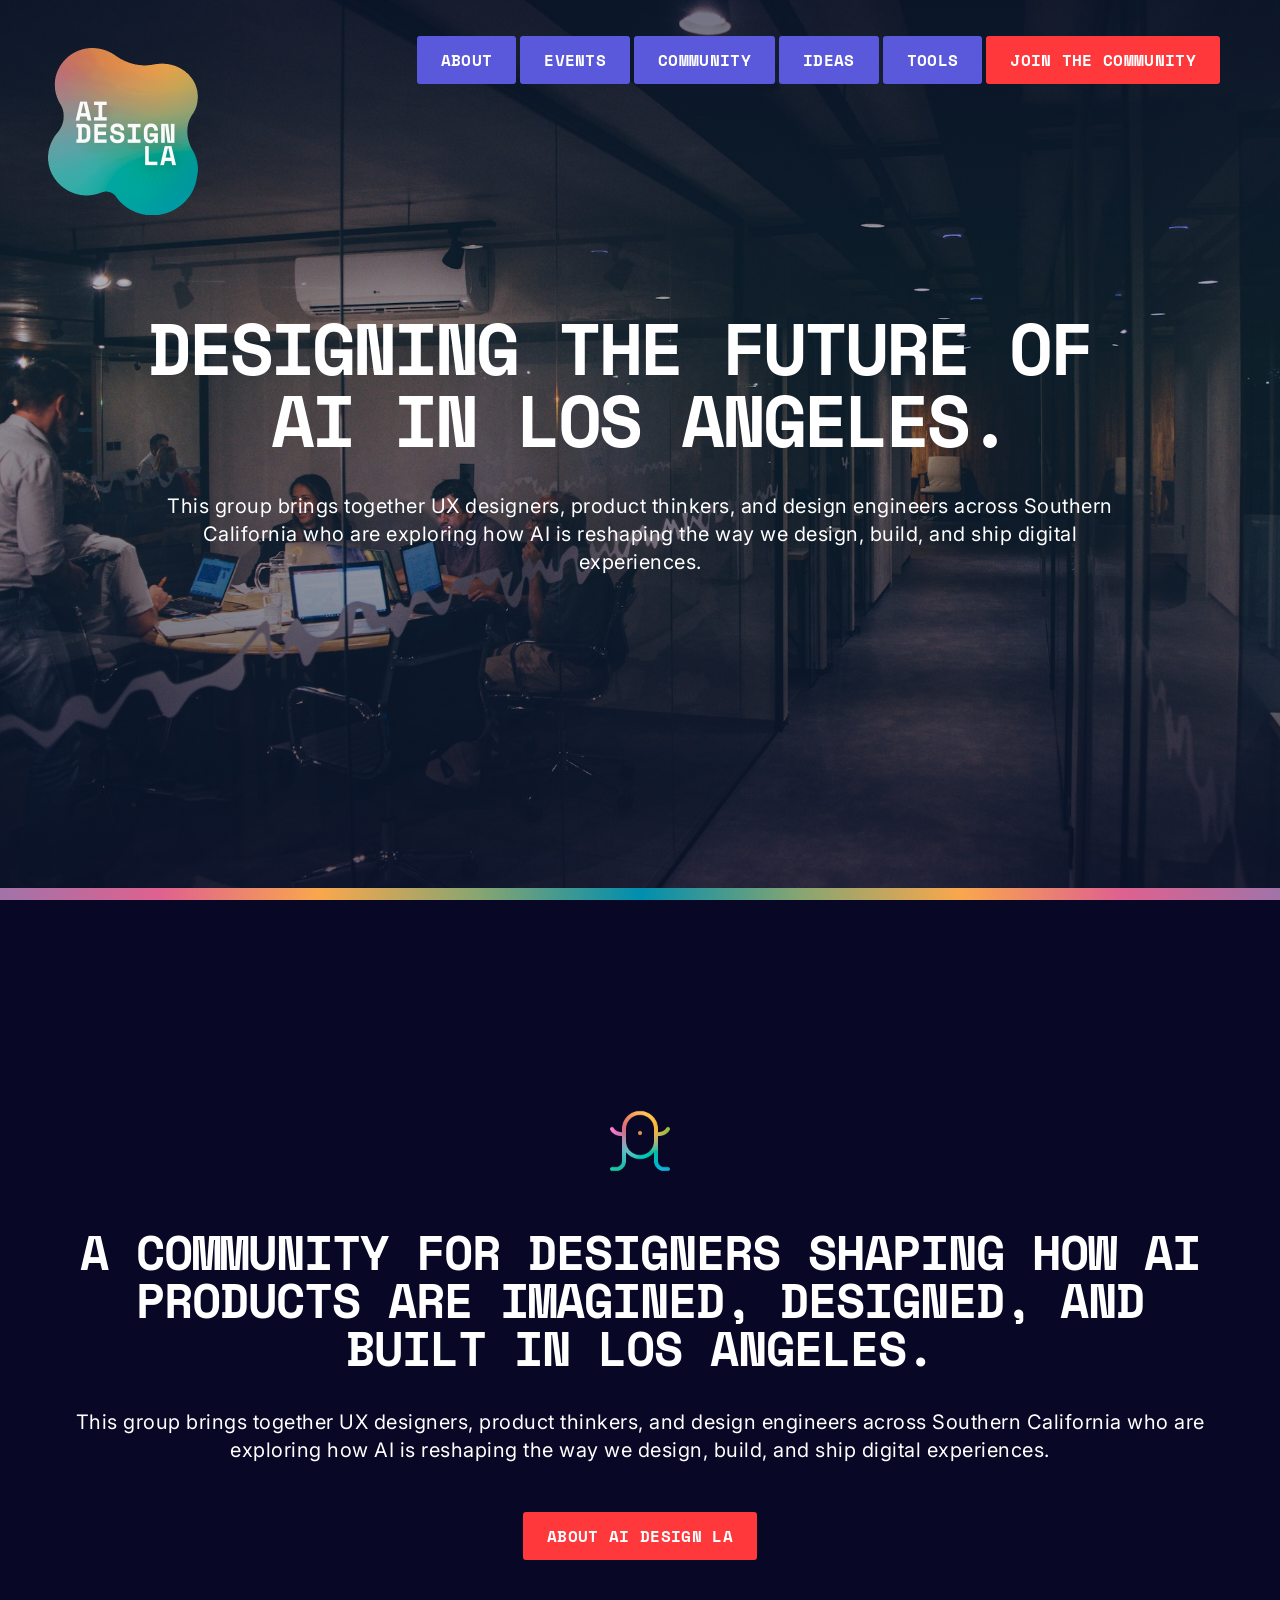
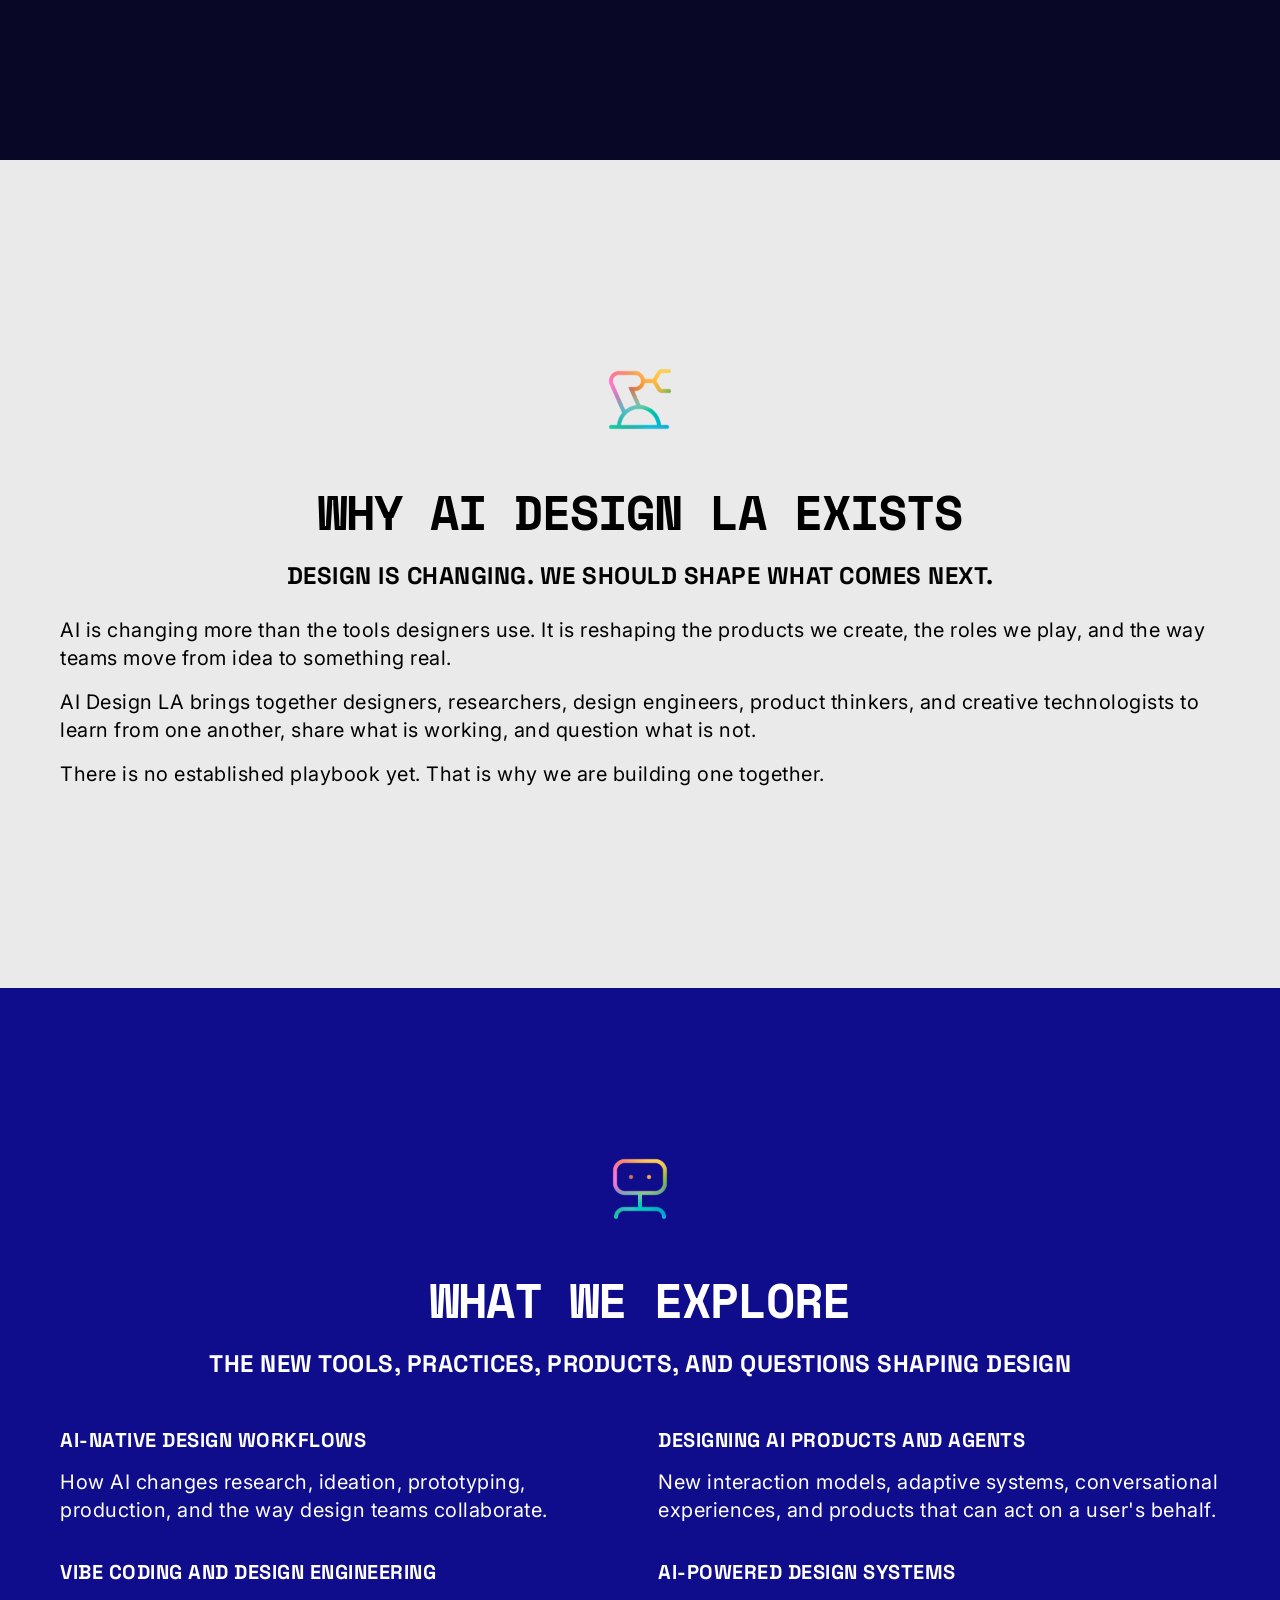
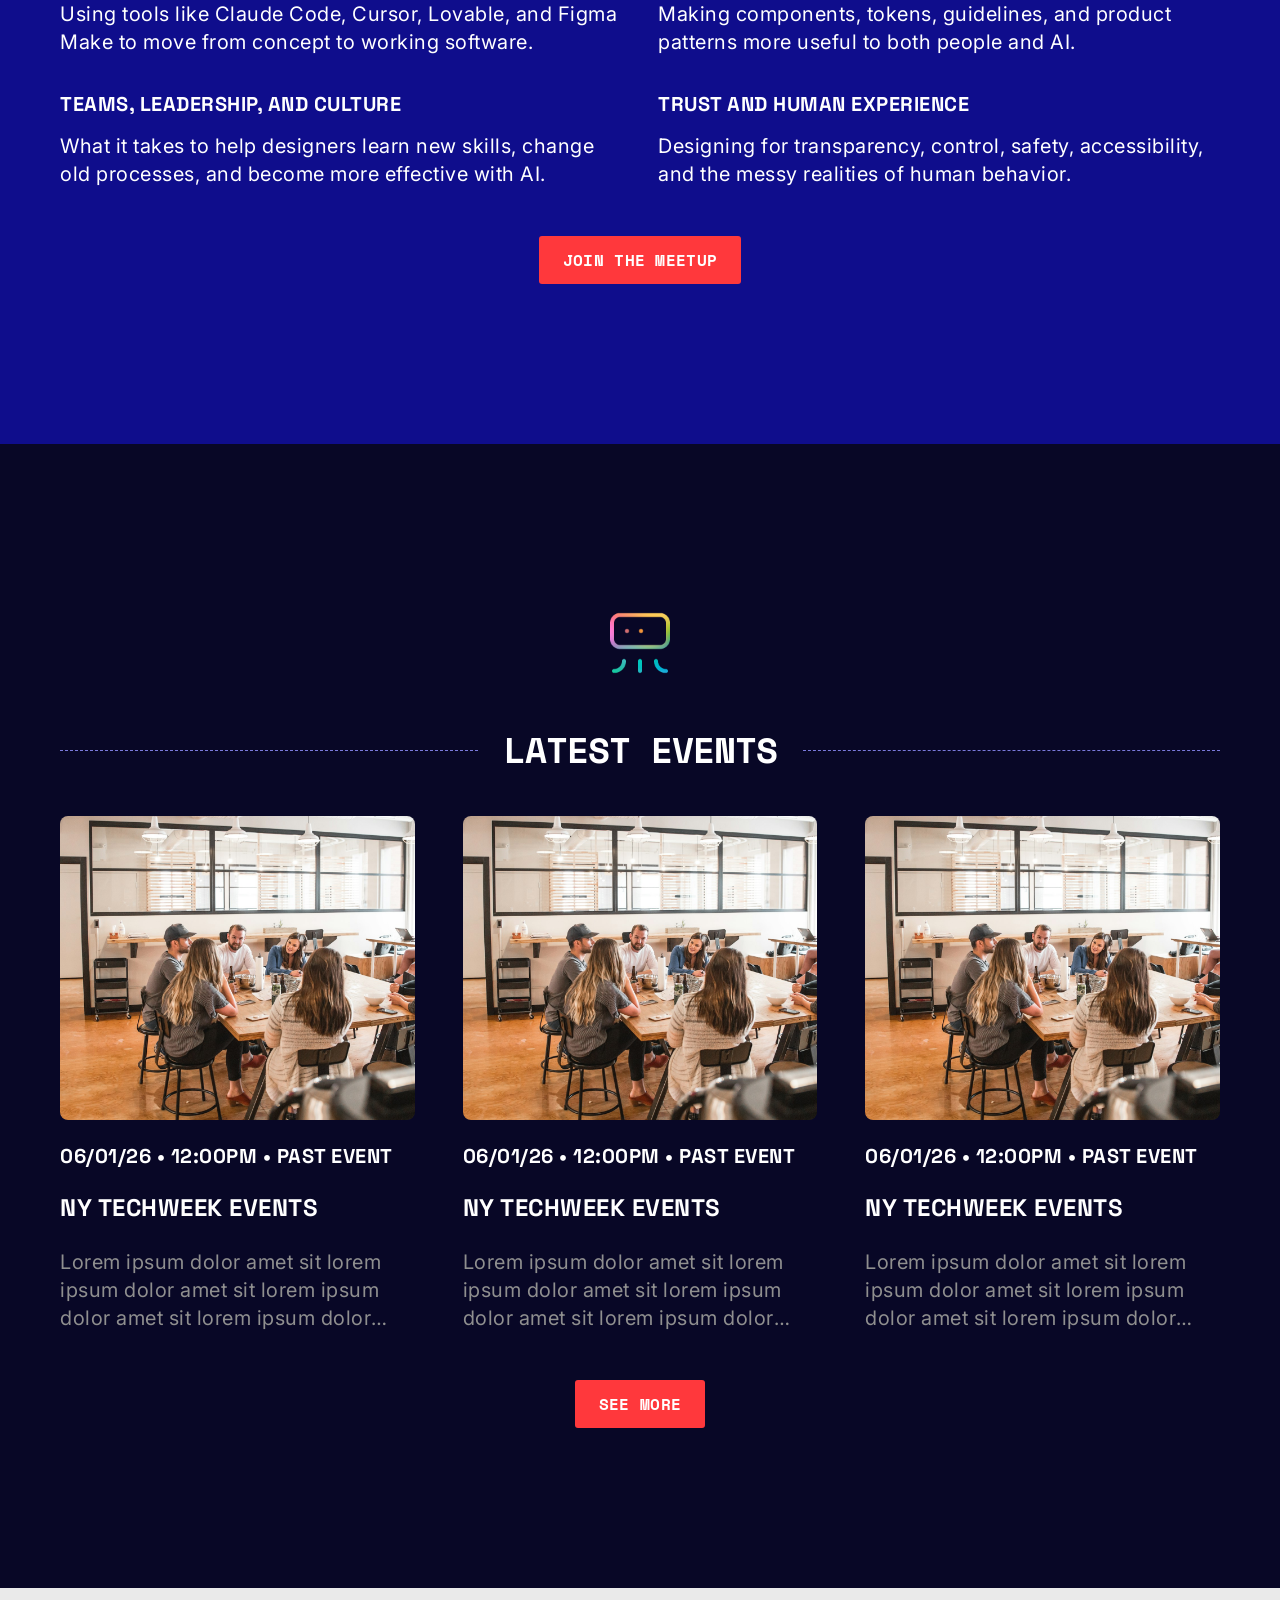
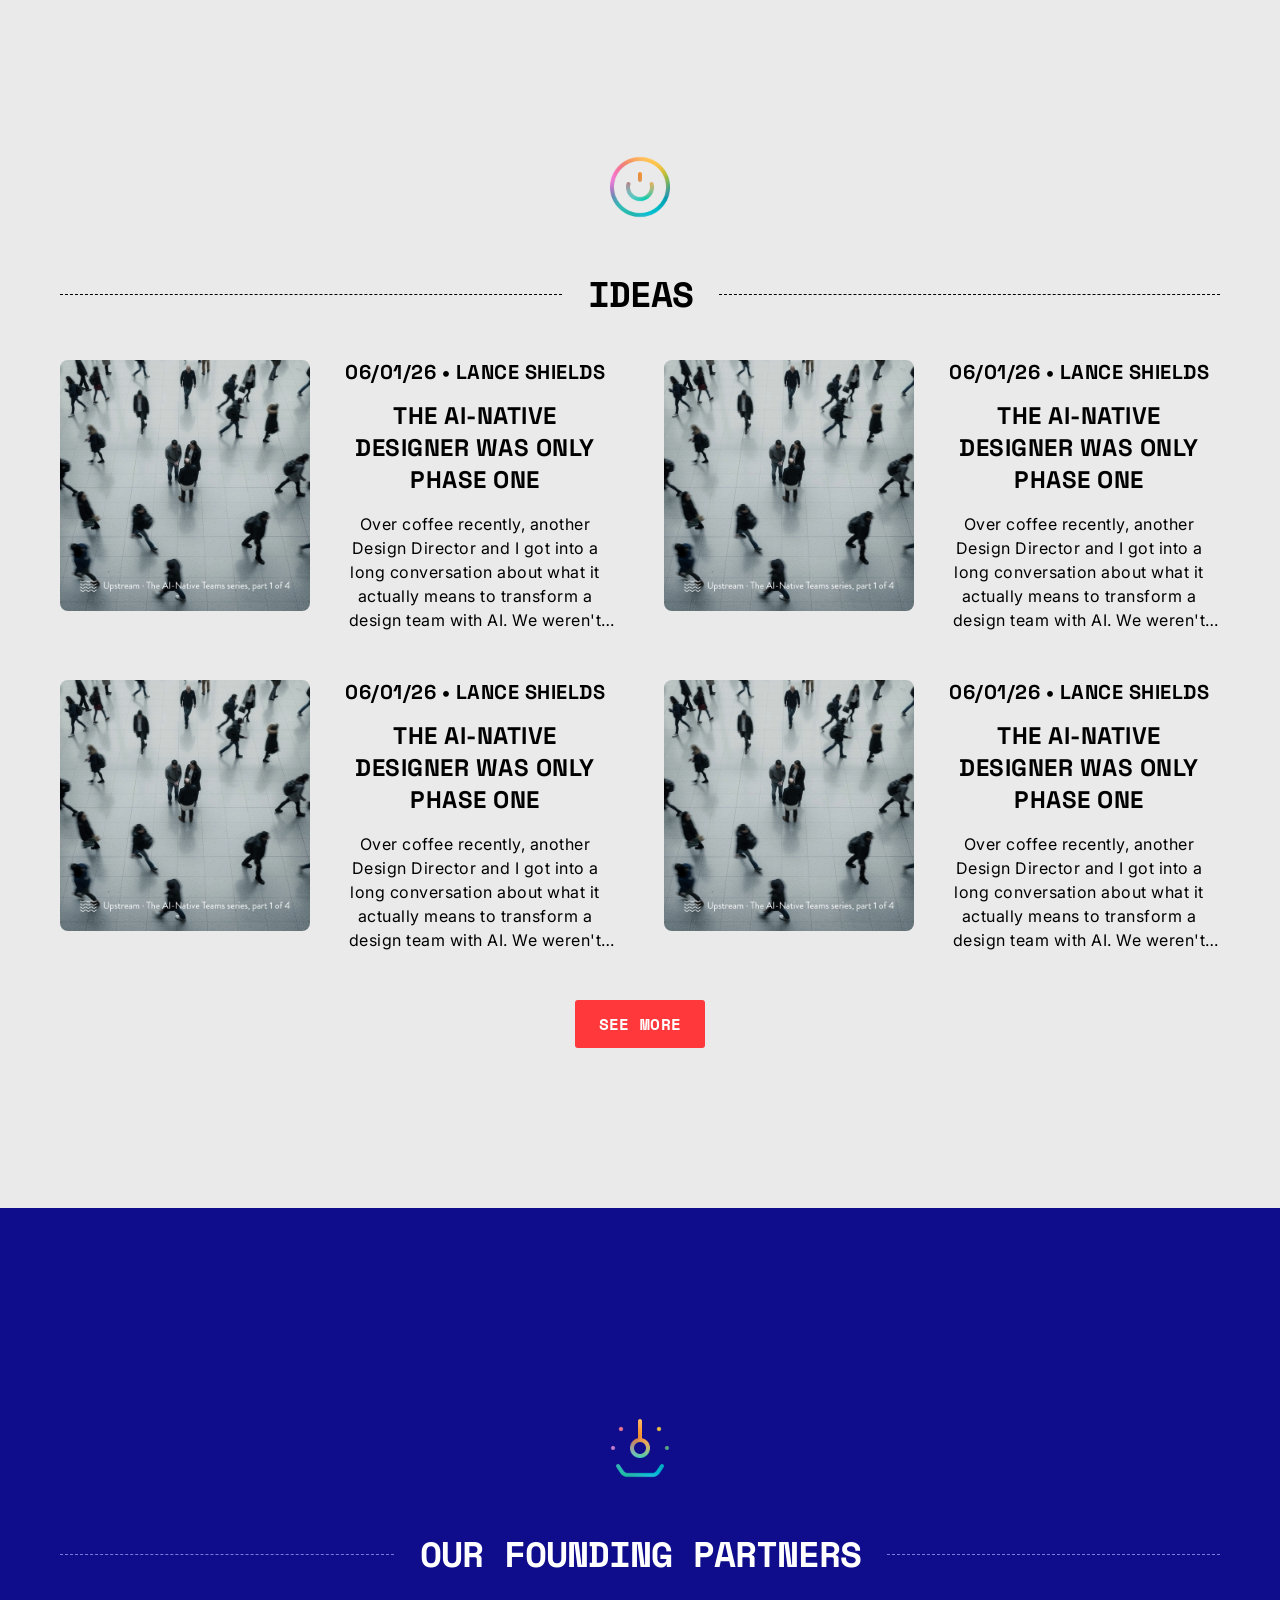
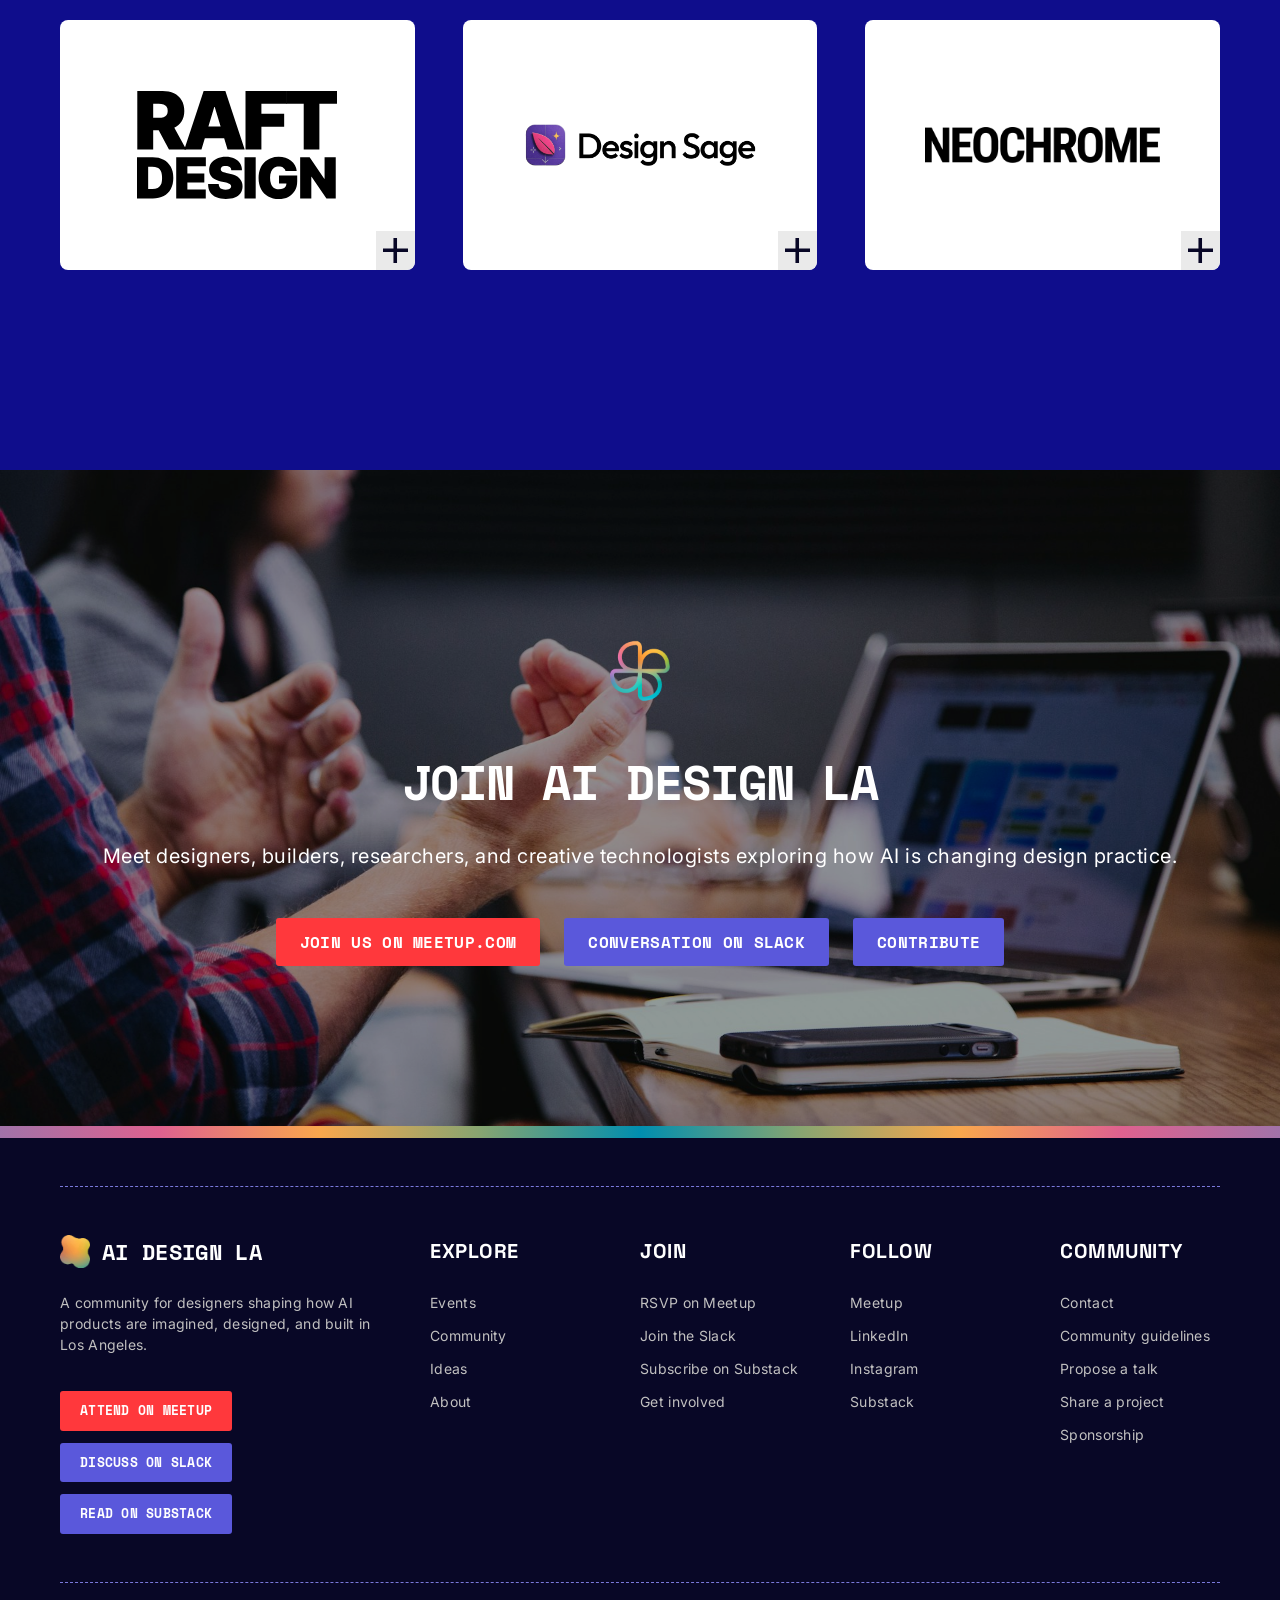
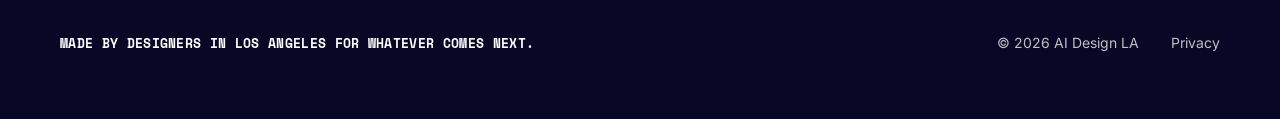
<file: index.html>
<!doctype html>
<html lang="en">
<head>
  <meta charset="utf-8" />
  <meta name="viewport" content="width=device-width, initial-scale=1" />
  <title>AI Design LA — Designing the future of AI in Los Angeles</title>
  <meta
    name="description"
    content="A community for designers shaping how AI products are imagined, designed, and built in Los Angeles."
  />
  <link rel="icon" href="images/favicon.png" type="image/png" />

  <link rel="preconnect" href="https://fonts.googleapis.com" />
  <link rel="preconnect" href="https://fonts.gstatic.com" crossorigin />
  <link
    href="https://fonts.googleapis.com/css2?family=Inter:wght@400;500;600&family=Outfit:wght@500&family=Roboto+Condensed:wght@700&family=Space+Grotesk:wght@700&family=Space+Mono:wght@400;700&display=swap"
    rel="stylesheet"
  />

  <link rel="stylesheet" href="css/tokens.css" />
  <link rel="stylesheet" href="css/base.css" />
  <link rel="stylesheet" href="css/components.css" />
  <link rel="stylesheet" href="css/home.css" />
</head>
<body>
  <a class="visually-hidden" href="#main">Skip to content</a>

  <!-- Compact sticky nav: hidden at page top, reveals on scroll-up -->
  <header class="site-header" data-site-header>
    <a class="site-header__logo" href="index.html">
      <img src="images/logo-icon-animation.gif" alt="" width="43" height="48" />
      <span class="site-header__logo-text">
        <span>AI</span><span>Design</span><span>LA</span>
      </span>
    </a>

    <nav class="site-nav" data-site-nav aria-label="Primary">
      <a class="site-nav__link" href="about.html">About</a>
      <a class="site-nav__link" href="events.html">Events</a>
      <a class="site-nav__link" href="community.html">Community</a>
      <a class="site-nav__link" href="ideas.html">Ideas</a>
      <a class="site-nav__link" href="tools.html">Tools</a>
      <a class="site-nav__link site-nav__link--accent" href="https://www.meetup.com/ai-design-la/" target="_blank" rel="noopener">Join the community</a>
    </nav>

    <button class="nav-toggle" data-nav-toggle aria-label="Open menu" aria-expanded="false">
      <span class="nav-toggle__bar"></span>
      <span class="nav-toggle__bar"></span>
      <span class="nav-toggle__bar"></span>
    </button>
  </header>

  <!-- Mobile menu: full-screen overlay -->
  <div class="mobile-menu" data-mobile-menu>
    <div class="mobile-menu__header">
      <a class="mobile-menu__logo" href="index.html">
        <img src="images/logo-icon-animation.gif" alt="" width="43" height="48" />
        <span class="mobile-menu__logo-text">
          <span>AI</span><span>Design</span><span>LA</span>
        </span>
      </a>
      <button class="mobile-menu__close" data-mobile-close aria-label="Close menu">
        <svg viewBox="0 0 16.5332 16" xmlns="http://www.w3.org/2000/svg">
          <path fill="currentColor" d="M0.268262 0.259611C0.440253 0.0933737 0.673395 0 0.916476 0C1.15956 0 1.3927 0.0933737 1.56469 0.259611L16.2412 14.4628C16.3313 14.5441 16.4036 14.6421 16.4538 14.751C16.5039 14.8599 16.5309 14.9774 16.533 15.0966C16.5352 15.2158 16.5125 15.3342 16.4664 15.4448C16.4203 15.5553 16.3516 15.6557 16.2645 15.74C16.1774 15.8243 16.0736 15.8907 15.9594 15.9354C15.8452 15.98 15.7229 16.002 15.5997 15.9999C15.4765 15.9978 15.3551 15.9717 15.2426 15.9232C15.13 15.8746 15.0288 15.8047 14.9448 15.7175L0.268262 1.51423C0.0964852 1.34779 0 1.12216 0 0.886921C0 0.651679 0.0964852 0.426056 0.268262 0.259611Z" />
          <path fill="currentColor" d="M16.2405 0.259611C16.4123 0.426056 16.5088 0.651679 16.5088 0.886921C16.5088 1.12216 16.4123 1.34779 16.2405 1.51423L1.564 15.7175C1.39011 15.8743 1.16012 15.9596 0.922484 15.9556C0.684845 15.9515 0.458111 15.8584 0.290049 15.6957C0.121987 15.5331 0.0257188 15.3136 0.021526 15.0837C0.0173331 14.8537 0.105543 14.6311 0.267572 14.4628L14.9441 0.259611C15.1161 0.0933737 15.3492 0 15.5923 0C15.8354 0 16.0685 0.0933737 16.2405 0.259611Z" />
        </svg>
      </button>
    </div>

    <nav class="mobile-menu__list" aria-label="Mobile">
      <a class="mobile-menu__link type-heading-4" href="about.html">About</a>
      <a class="mobile-menu__link type-heading-4" href="events.html">Events</a>
      <a class="mobile-menu__link type-heading-4" href="community.html">Community</a>
      <a class="mobile-menu__link type-heading-4" href="ideas.html">Ideas</a>
      <a class="mobile-menu__link type-heading-4" href="tools.html">Tools</a>
      <a class="mobile-menu__link type-heading-4" href="#join">Join us</a>
      <a class="mobile-menu__link type-heading-4" href="contact.html#contact">Contact</a>
    </nav>
  </div>

  <main id="main">
    <!-- Hero -->
    <section class="hero">
      <img class="hero__image" src="images/hero-image.jpg" alt="" />
      <div class="hero__scrim" aria-hidden="true"></div>

      <a class="hero__logo" href="index.html">
        <img src="images/ADL-logo-animation.gif" alt="AI Design LA" width="150" height="167" />
      </a>

      <nav class="hero__nav" aria-label="Primary">
        <a class="site-nav__link" href="about.html">About</a>
        <a class="site-nav__link" href="events.html">Events</a>
        <a class="site-nav__link" href="community.html">Community</a>
        <a class="site-nav__link" href="ideas.html">Ideas</a>
        <a class="site-nav__link" href="tools.html">Tools</a>
        <a class="site-nav__link site-nav__link--accent" href="https://www.meetup.com/ai-design-la/" target="_blank" rel="noopener">Join The community</a>
      </nav>

      <div class="hero__content">
        <h1 class="type-display hero__title" data-hero-title>Designing the&nbsp;future of&nbsp;AI&nbsp;in Los&nbsp;Angeles.</h1>
        <p class="type-body-large">
          This group brings together UX designers, product thinkers, and design engineers across Southern
          California who are exploring how AI is reshaping the way we design, build, and ship digital
          experiences.
        </p>
      </div>
    </section>

    <div class="gradient-band" aria-hidden="true"></div>

    <!-- About -->
    <section class="section section--canvas section--about section--spacious" id="about">
      <span class="icon" aria-hidden="true">
        <img src="images/Icon-1.png" alt="" width="80" height="80" />
      </span>

      <div class="section__intro">
        <h2 class="type-heading-1">
          A community for designers shaping how AI products are imagined, designed, and built in Los Angeles.
        </h2>
        <p class="type-body-large">
          This group brings together UX designers, product thinkers, and design engineers across Southern
          California who are exploring how AI is reshaping the way we design, build, and ship digital
          experiences.
        </p>
      </div>

      <a class="btn btn--accent" href="about.html">About AI Design LA</a>
    </section>

    <!-- Why ADL exists -->
    <section class="section section--raised section--why section--spacious">
      <span class="icon" aria-hidden="true">
        <img src="images/Icon-2.png" alt="" width="80" height="80" />
      </span>

      <div class="section__intro section__intro--tight">
        <div class="section__eyebrow">
          <h2 class="type-heading-1">Why AI Design LA exists</h2>
          <p class="type-heading-3">Design is changing. We should shape what comes next.</p>
        </div>
        <div class="section__body type-body-large">
          <p>
            AI is changing more than the tools designers use. It is reshaping the products we create, the roles
            we play, and the way teams move from idea to something real.
          </p>
          <p>
            AI Design LA brings together designers, researchers, design engineers, product thinkers, and
            creative technologists to learn from one another, share what is working, and question what is not.
          </p>
          <p>There is no established playbook yet. That is why we are building one together.</p>
        </div>
      </div>
    </section>

    <!-- What we explore -->
    <section class="section section--canvas-vivid">
      <span class="icon" aria-hidden="true">
        <img src="images/Icon-3.png" alt="" width="80" height="80" />
      </span>

      <div class="section__eyebrow">
        <h2 class="type-heading-1">What we explore</h2>
        <p class="type-heading-3">The new tools, practices, products, and questions shaping design</p>
      </div>

      <div class="explore-grid">
        <div class="explore-item">
          <h3 class="type-heading-4 explore-item__title">AI-native design workflows</h3>
          <p class="type-body-large">
            How AI changes research, ideation, prototyping, production, and the way design teams collaborate.
          </p>
        </div>
        <div class="explore-item">
          <h3 class="type-heading-4 explore-item__title">Designing AI products and agents</h3>
          <p class="type-body-large">
            New interaction models, adaptive systems, conversational experiences, and products that can act on
            a user's behalf.
          </p>
        </div>
        <div class="explore-item">
          <h3 class="type-heading-4 explore-item__title">Vibe coding and design engineering</h3>
          <p class="type-body-large">
            Using tools like Claude Code, Cursor, Lovable, and Figma Make to move from concept to working
            software.
          </p>
        </div>
        <div class="explore-item">
          <h3 class="type-heading-4 explore-item__title">AI-powered design systems</h3>
          <p class="type-body-large">
            Making components, tokens, guidelines, and product patterns more useful to both people and AI.
          </p>
        </div>
        <div class="explore-item">
          <h3 class="type-heading-4 explore-item__title">Teams, leadership, and culture</h3>
          <p class="type-body-large">
            What it takes to help designers learn new skills, change old processes, and become more effective
            with AI.
          </p>
        </div>
        <div class="explore-item">
          <h3 class="type-heading-4 explore-item__title">Trust and human experience</h3>
          <p class="type-body-large">
            Designing for transparency, control, safety, accessibility, and the messy realities of human
            behavior.
          </p>
        </div>
      </div>

      <a class="btn btn--accent" href="#join">Join the Meetup</a>
    </section>

    <!-- Latest events -->
    <section class="section section--canvas" id="events">
      <span class="icon" aria-hidden="true">
        <img src="images/Icon-4.png" alt="" width="80" height="80" />
      </span>

      <h2 class="type-heading-2 rule-heading">Latest events</h2>

      <div class="event-grid">
        <article class="event-card">
          <div class="event-card__image">
            <img src="images/event-placeholder.jpg" alt="" />
          </div>
          <p class="event-card__meta">06/01/26 • 12:00PM • Past Event</p>
          <h3 class="event-card__title">NY TechWeek Events</h3>
          <p class="event-card__excerpt">
            Lorem ipsum dolor amet sit lorem ipsum dolor amet sit lorem ipsum dolor amet sit lorem ipsum dolor
            amet sit lorem ipsum dolor amet sit lorem ipsum dolor amet sit.
          </p>
        </article>
        <article class="event-card">
          <div class="event-card__image">
            <img src="images/event-placeholder.jpg" alt="" />
          </div>
          <p class="event-card__meta">06/01/26 • 12:00PM • Past Event</p>
          <h3 class="event-card__title">NY TechWeek Events</h3>
          <p class="event-card__excerpt">
            Lorem ipsum dolor amet sit lorem ipsum dolor amet sit lorem ipsum dolor amet sit lorem ipsum dolor
            amet sit lorem ipsum dolor amet sit lorem ipsum dolor amet sit.
          </p>
        </article>
        <article class="event-card">
          <div class="event-card__image">
            <img src="images/event-placeholder.jpg" alt="" />
          </div>
          <p class="event-card__meta">06/01/26 • 12:00PM • Past Event</p>
          <h3 class="event-card__title">NY TechWeek Events</h3>
          <p class="event-card__excerpt">
            Lorem ipsum dolor amet sit lorem ipsum dolor amet sit lorem ipsum dolor amet sit lorem ipsum dolor
            amet sit lorem ipsum dolor amet sit lorem ipsum dolor amet sit.
          </p>
        </article>
      </div>

      <a class="btn btn--accent" href="events.html">See More</a>
    </section>

    <!-- Ideas -->
    <section class="section section--raised" id="ideas">
      <span class="icon" aria-hidden="true">
        <img src="images/Icon-5.png" alt="" width="80" height="80" />
      </span>

      <h2 class="type-heading-2 rule-heading rule-heading--on-light">Ideas</h2>

      <div class="idea-grid">
        <article class="idea-card">
          <div class="idea-card__image">
            <img src="images/idea-image.png" alt="" />
          </div>
          <div class="idea-card__body">
            <p class="idea-card__meta">06/01/26 • Lance Shields</p>
            <h3 class="idea-card__title">The AI-Native Designer Was Only Phase One</h3>
            <p class="idea-card__excerpt">
              Over coffee recently, another Design Director and I got into a long conversation about what it
              actually means to transform a design team with AI. We weren't talking about how to get one
              designer to use Claude, Figma Make, Cursor, or Lovable. Most of us spent the past year figuring
              that out, experimenting in public, sharing what we learned.
            </p>
          </div>
        </article>
        <article class="idea-card">
          <div class="idea-card__image">
            <img src="images/idea-image.png" alt="" />
          </div>
          <div class="idea-card__body">
            <p class="idea-card__meta">06/01/26 • Lance Shields</p>
            <h3 class="idea-card__title">The AI-Native Designer Was Only Phase One</h3>
            <p class="idea-card__excerpt">
              Over coffee recently, another Design Director and I got into a long conversation about what it
              actually means to transform a design team with AI. We weren't talking about how to get one
              designer to use Claude, Figma Make, Cursor, or Lovable. Most of us spent the past year figuring
              that out, experimenting in public, sharing what we learned.
            </p>
          </div>
        </article>
        <article class="idea-card">
          <div class="idea-card__image">
            <img src="images/idea-image.png" alt="" />
          </div>
          <div class="idea-card__body">
            <p class="idea-card__meta">06/01/26 • Lance Shields</p>
            <h3 class="idea-card__title">The AI-Native Designer Was Only Phase One</h3>
            <p class="idea-card__excerpt">
              Over coffee recently, another Design Director and I got into a long conversation about what it
              actually means to transform a design team with AI. We weren't talking about how to get one
              designer to use Claude, Figma Make, Cursor, or Lovable. Most of us spent the past year figuring
              that out, experimenting in public, sharing what we learned.
            </p>
          </div>
        </article>
        <article class="idea-card">
          <div class="idea-card__image">
            <img src="images/idea-image.png" alt="" />
          </div>
          <div class="idea-card__body">
            <p class="idea-card__meta">06/01/26 • Lance Shields</p>
            <h3 class="idea-card__title">The AI-Native Designer Was Only Phase One</h3>
            <p class="idea-card__excerpt">
              Over coffee recently, another Design Director and I got into a long conversation about what it
              actually means to transform a design team with AI. We weren't talking about how to get one
              designer to use Claude, Figma Make, Cursor, or Lovable. Most of us spent the past year figuring
              that out, experimenting in public, sharing what we learned.
            </p>
          </div>
        </article>
      </div>

      <a class="btn btn--accent" href="ideas.html">See More</a>
    </section>

    <!-- Partners -->
    <section class="section section--canvas-vivid section--partners section--spacious" id="partners">
      <span class="icon" aria-hidden="true">
        <img src="images/icon-7.png" alt="" width="80" height="80" />
      </span>

      <h2 class="type-heading-2 rule-heading">Our founding partners</h2>

      <div class="partner-grid">
        <article class="partner-card">
          <img
            class="partner-card__mark"
            src="images/partner-raft-design.svg"
            alt="Raft Design"
            width="200"
            height="108"
          />
          <a
            class="partner-card__link"
            href="https://raftdesign.studio"
            target="_blank"
            rel="noopener"
            aria-label="Open Raft Design (opens in a new tab)"
          >
            <img src="images/icons/icon-plus.svg" alt="" width="25" height="25" />
          </a>
        </article>

        <article class="partner-card">
          <img
            class="partner-card__mark partner-card__mark--wide"
            src="images/Design-Sage-logo.png"
            alt="Design Sage"
            width="852"
            height="152"
          />
          <a
            class="partner-card__link"
            href="https://app.designsage.app/welcome/ai-design-la?utm_source=meetup&amp;utm_medium=organizer&amp;utm_campaign=ai-design-la-2026-08-29"
            target="_blank"
            rel="noopener"
            aria-label="Open Design Sage (opens in a new tab)"
          >
            <img src="images/icons/icon-plus.svg" alt="" width="25" height="25" />
          </a>
        </article>

        <article class="partner-card">
          <img
            class="partner-card__mark partner-card__mark--neochrome"
            src="images/neochrome-logo.png"
            alt="Neochrome"
            width="636"
            height="97"
          />
          <a
            class="partner-card__link"
            href="https://neochro.me/"
            target="_blank"
            rel="noopener"
            aria-label="Open Neochrome (opens in a new tab)"
          >
            <img src="images/icons/icon-plus.svg" alt="" width="25" height="25" />
          </a>
        </article>
      </div>
    </section>

    <!-- Join us -->
    <section class="section join" id="join">
      <img class="join__image" src="images/join-image.jpg" alt="" />
      <div class="join__scrim join__scrim--dark" aria-hidden="true"></div>

      <span class="icon" aria-hidden="true">
        <img src="images/Icon-6.png" alt="" width="80" height="80" />
      </span>

      <div class="section__intro">
        <h2 class="type-heading-1">Join AI Design LA</h2>
        <p class="type-body-large">
          Meet designers, builders, researchers, and creative technologists exploring how AI is changing design
          practice.
        </p>
      </div>

      <div class="join__actions">
        <a class="btn btn--accent" href="https://www.meetup.com/ai-design-la/" target="_blank" rel="noopener">
          Join us on Meetup.com
        </a>
        <a
          class="btn btn--brand"
          href="https://join.slack.com/t/aidesignla/shared_invite/zt-463ey9es3-E1GQ32V9WsWTPpd9auVw3w"
          target="_blank"
          rel="noopener"
        >
          Conversation on Slack
        </a>
        <a class="btn btn--brand" href="contact.html">Contribute</a>
      </div>
    </section>

    <div class="gradient-band" aria-hidden="true"></div>
  </main>

  <footer class="site-footer">
    <hr class="site-footer__rule" />

    <div class="site-footer__grid">
      <div class="site-footer__brand">
        <p class="site-footer__brand-name">
          <img src="images/logo-icon-animation.gif" alt="" width="30" height="33" />
          <span>AI Design LA</span>
        </p>
        <p class="site-footer__brand-copy">
          A community for designers shaping how AI products are imagined, designed, and built in Los Angeles.
        </p>
        <div class="site-footer__brand-links">
          <a class="btn btn--accent btn--small" href="https://www.meetup.com/ai-design-la/" target="_blank" rel="noopener">
            Attend on Meetup
          </a>
          <a
            class="btn btn--brand btn--small"
            href="https://join.slack.com/t/aidesignla/shared_invite/zt-463ey9es3-E1GQ32V9WsWTPpd9auVw3w"
            target="_blank"
            rel="noopener"
          >
            Discuss on Slack
          </a>
          <a class="btn btn--brand btn--small" href="https://aidesignla.substack.com/" target="_blank" rel="noopener">Read on Substack</a>
        </div>
      </div>

      <div class="site-footer__col">
        <p class="site-footer__col-title">Explore</p>
        <nav class="site-footer__col-links" aria-label="Explore">
          <a href="events.html">Events</a>
          <a href="community.html">Community</a>
          <a href="ideas.html">Ideas</a>
          <a href="about.html">About</a>
        </nav>
      </div>

      <div class="site-footer__col">
        <p class="site-footer__col-title">Join</p>
        <nav class="site-footer__col-links" aria-label="Join">
          <a href="https://www.meetup.com/ai-design-la/" target="_blank" rel="noopener">RSVP on Meetup</a>
          <a
            href="https://join.slack.com/t/aidesignla/shared_invite/zt-463ey9es3-E1GQ32V9WsWTPpd9auVw3w"
            target="_blank"
            rel="noopener"
          >
            Join the Slack
          </a>
          <a href="https://aidesignla.substack.com/" target="_blank" rel="noopener">Subscribe on Substack</a>
          <a href="contact.html">Get involved</a>
        </nav>
      </div>

      <div class="site-footer__col">
        <p class="site-footer__col-title">Follow</p>
        <nav class="site-footer__col-links" aria-label="Follow">
          <a href="https://www.meetup.com/ai-design-la/" target="_blank" rel="noopener">Meetup</a>
          <a href="https://www.linkedin.com/company/ai-design-la/" target="_blank" rel="noopener">LinkedIn</a>
          <a href="https://www.instagram.com/aidesignla" target="_blank" rel="noopener">Instagram</a>
          <a href="https://aidesignla.substack.com/" target="_blank" rel="noopener">Substack</a>
        </nav>
      </div>

      <div class="site-footer__col">
        <p class="site-footer__col-title">Community</p>
        <nav class="site-footer__col-links" aria-label="Community" id="contribute">
          <a href="contact.html#contact">Contact</a>
          <a href="community.html#guidelines">Community guidelines</a>
          <a href="contact.html#propose-a-talk">Propose a talk</a>
          <a href="contact.html#share-a-project">Share a project</a>
          <a href="contact.html#sponsorship">Sponsorship</a>
        </nav>
      </div>
    </div>

    <hr class="site-footer__rule" />

    <div class="site-footer__bottom">
      <p class="site-footer__tagline">Made by designers in Los Angeles for whatever comes next.</p>
      <div class="site-footer__legal">
        <span>© 2026 AI Design LA</span>
        <a href="#">Privacy</a>
      </div>
    </div>
  </footer>

  <script src="js/main.js"></script>
</body>
</html>
</file>
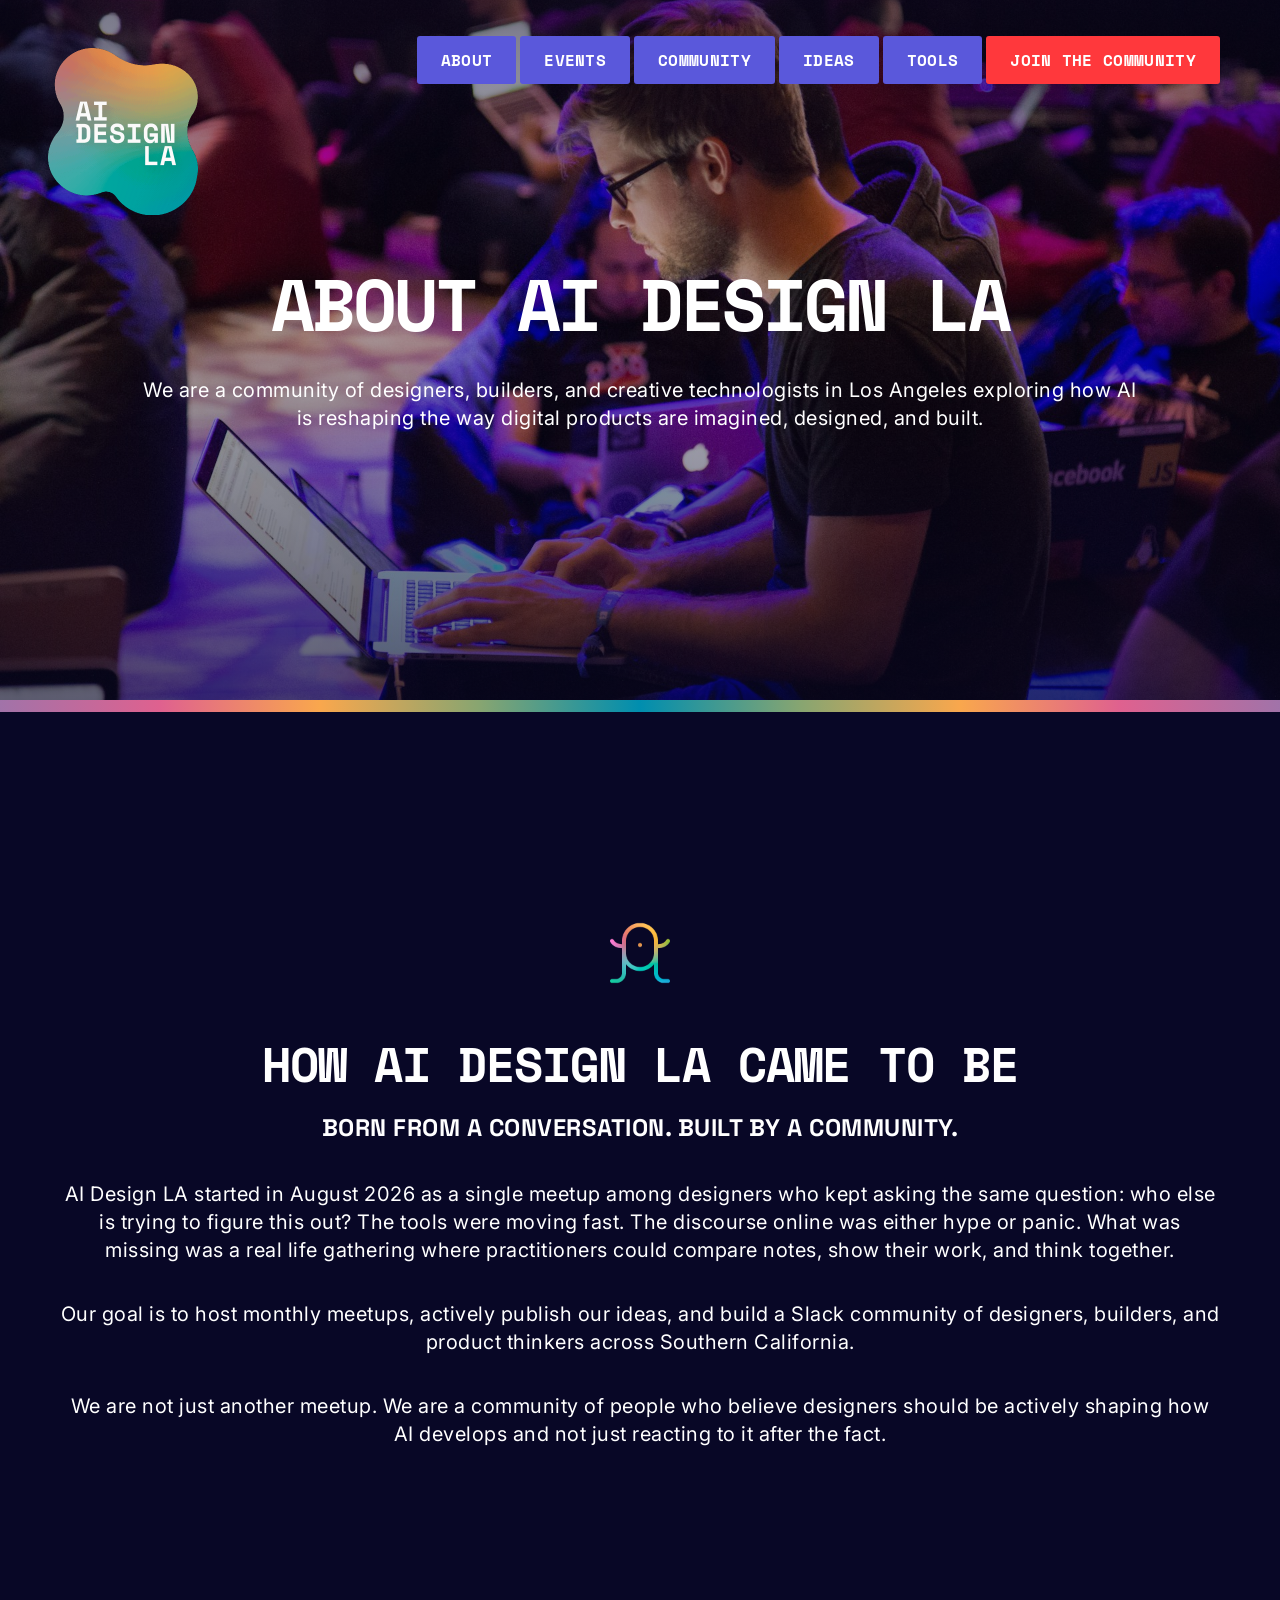
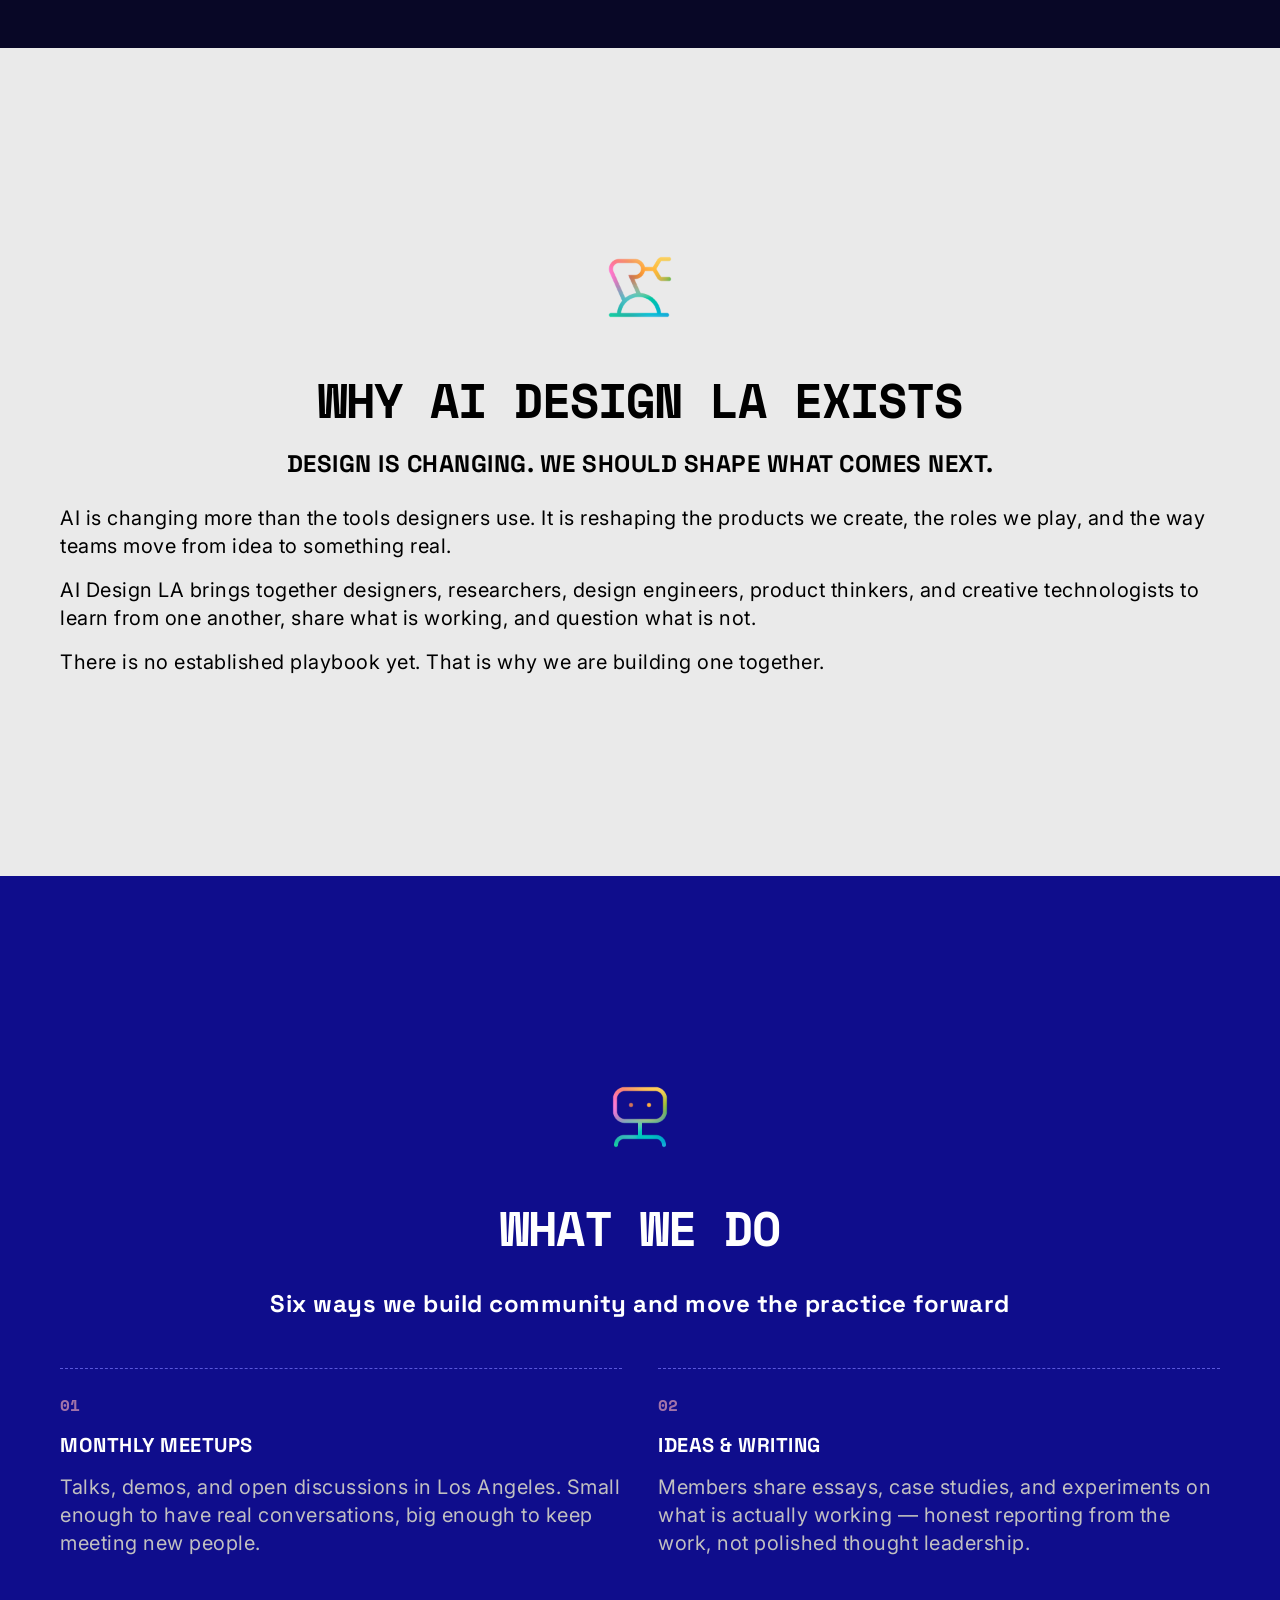
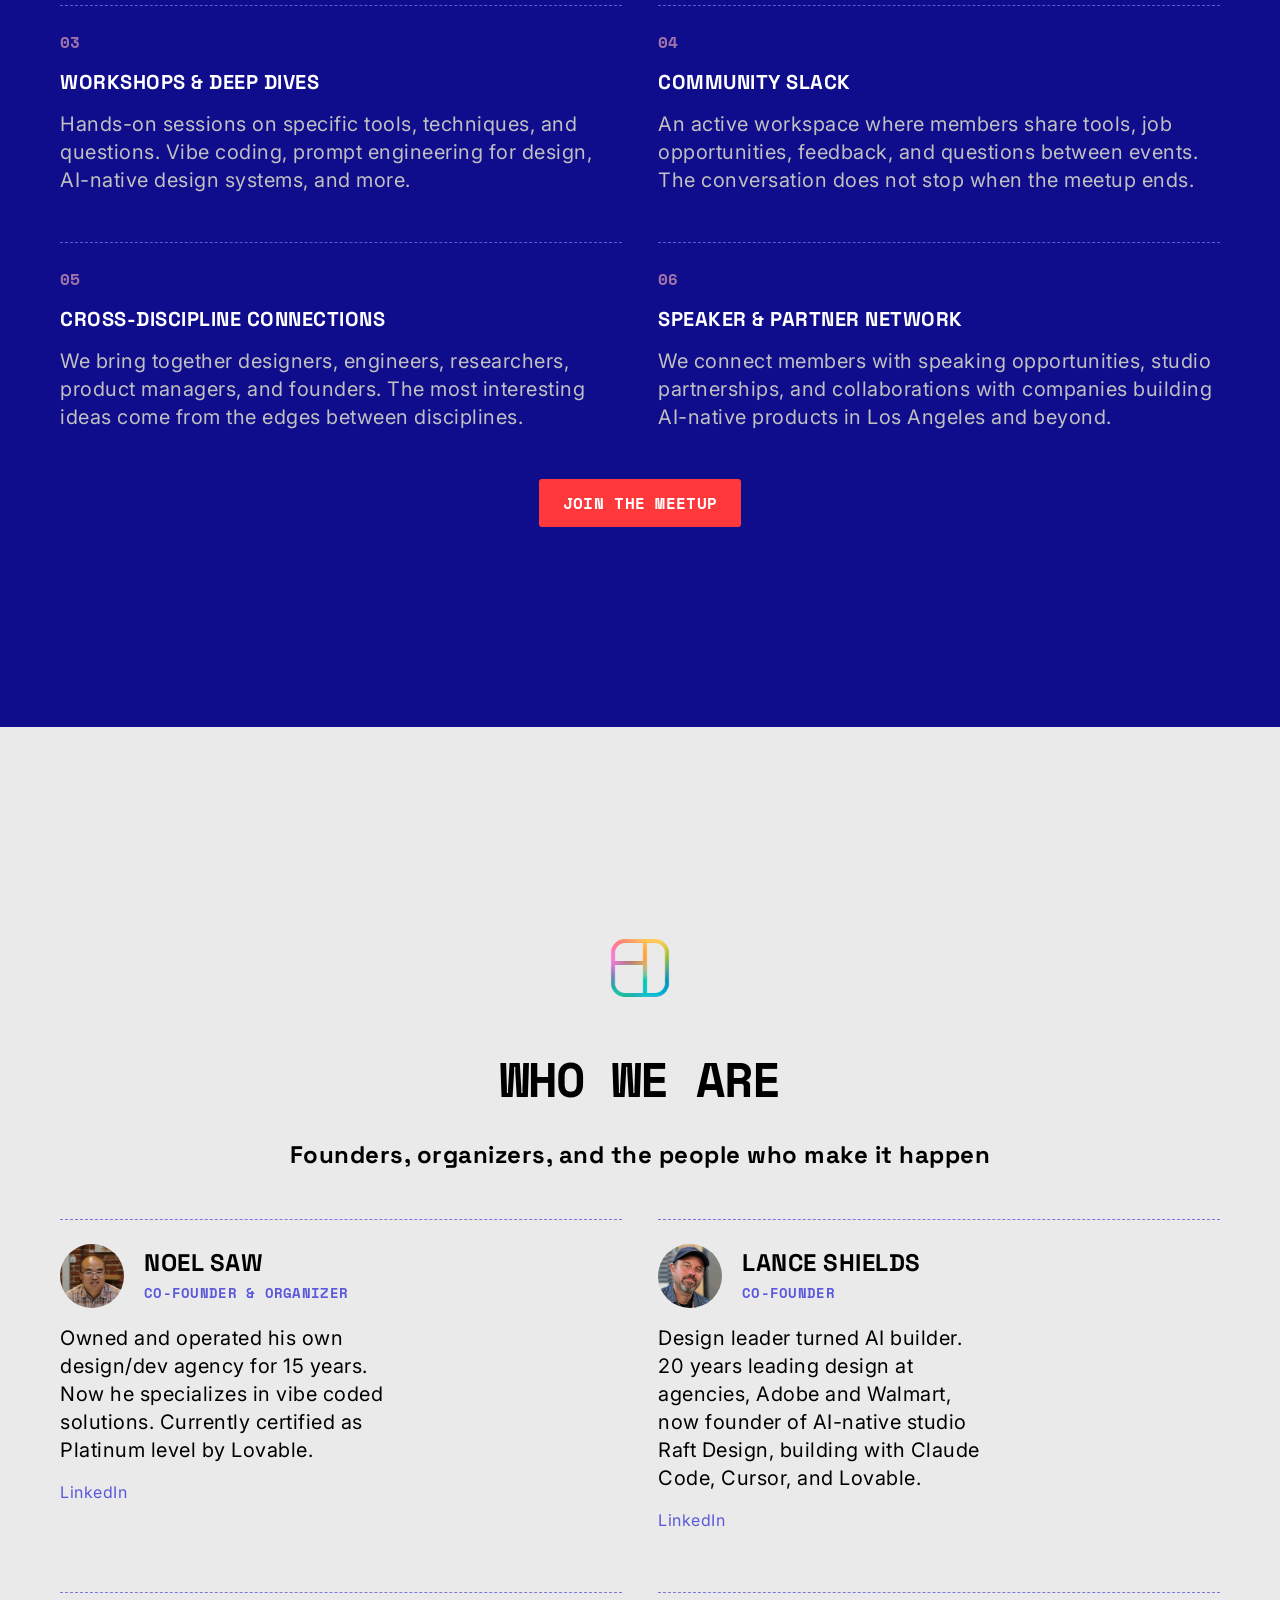
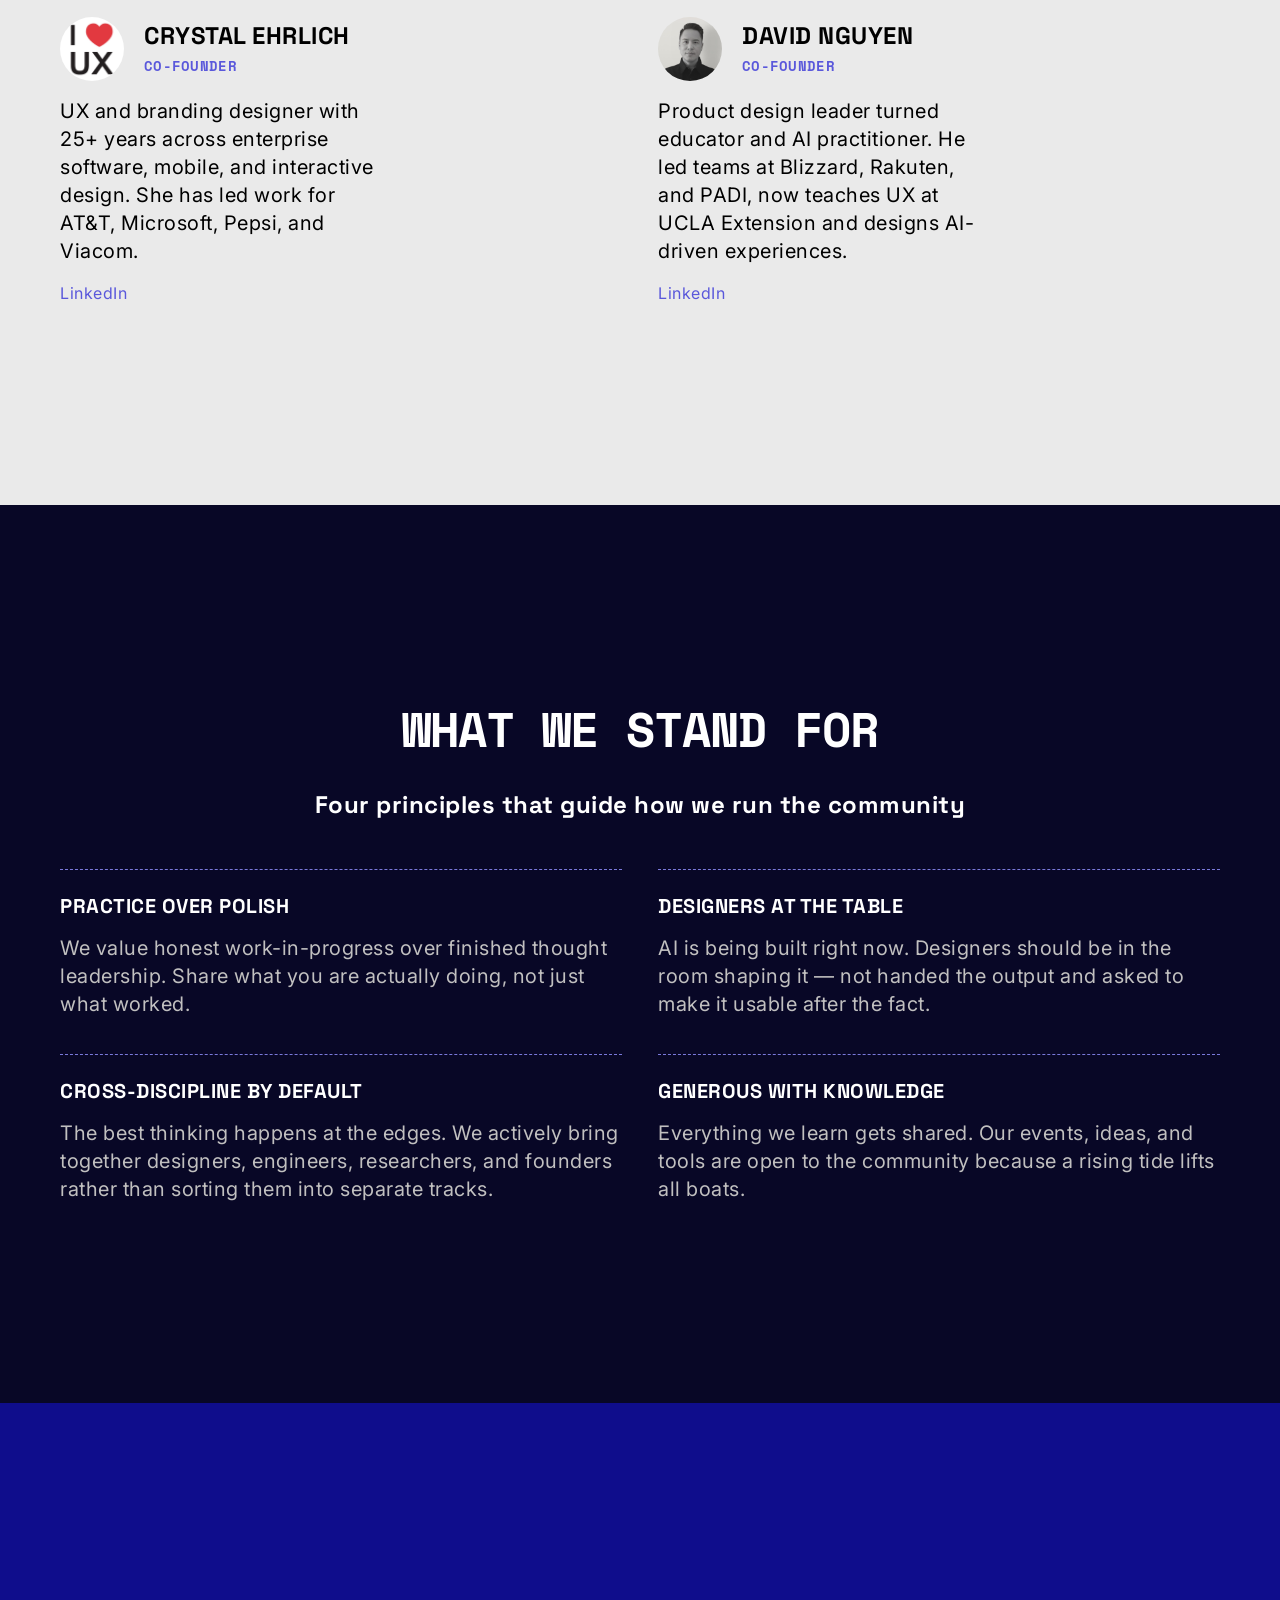
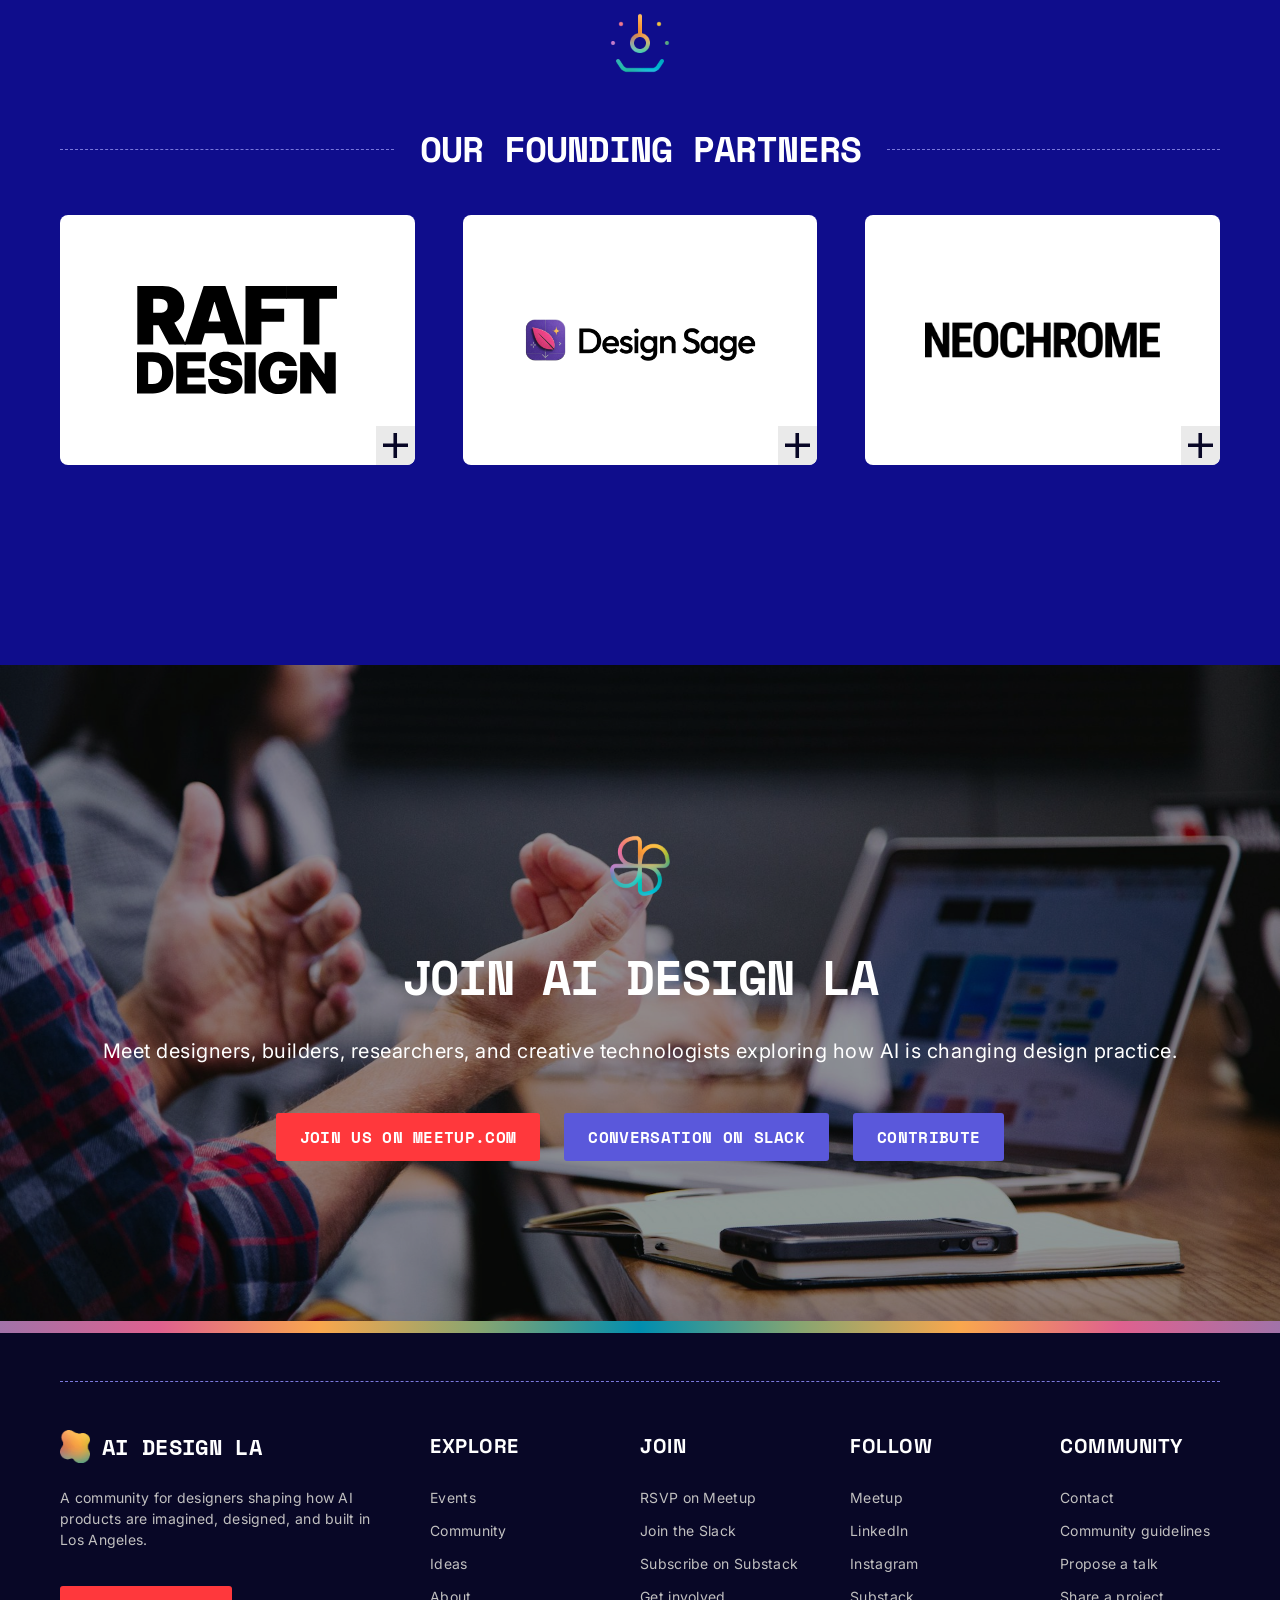
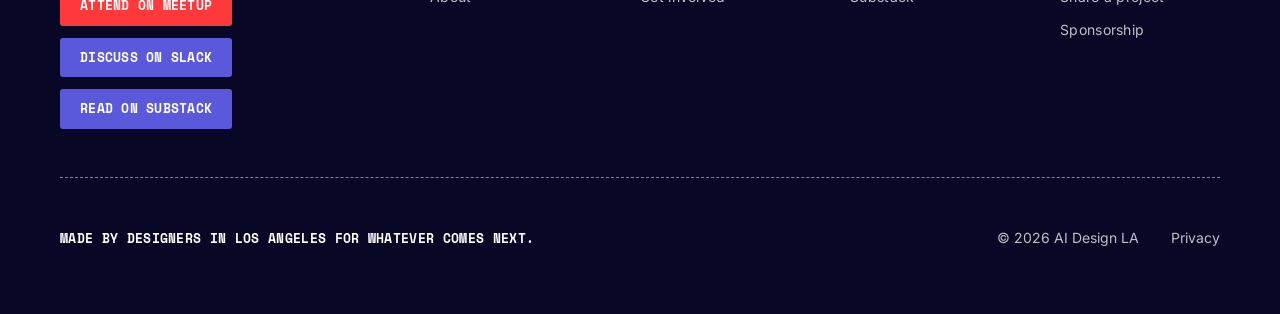
<file: about.html>
<!doctype html>
<html lang="en">
<head>
  <meta charset="utf-8" />
  <meta name="viewport" content="width=device-width, initial-scale=1" />
  <title>About — AI Design LA</title>
  <meta
    name="description"
    content="How AI Design LA came to be, why it exists, what the community does, who runs it, and the principles that guide it."
  />
  <link rel="icon" href="images/favicon.png" type="image/png" />

  <link rel="preconnect" href="https://fonts.googleapis.com" />
  <link rel="preconnect" href="https://fonts.gstatic.com" crossorigin />
  <link
    href="https://fonts.googleapis.com/css2?family=Inter:wght@400;500;600&family=Outfit:wght@500&family=Roboto+Condensed:wght@700&family=Space+Grotesk:wght@700&family=Space+Mono:wght@400;700&display=swap"
    rel="stylesheet"
  />

  <link rel="stylesheet" href="css/tokens.css" />
  <link rel="stylesheet" href="css/base.css" />
  <link rel="stylesheet" href="css/components.css" />
  <link rel="stylesheet" href="css/about.css" />
</head>
<body>
  <a class="visually-hidden" href="#main">Skip to content</a>

  <!-- Compact sticky nav: hidden at page top, reveals on scroll-up -->
  <header class="site-header" data-site-header>
    <a class="site-header__logo" href="index.html">
      <img src="images/logo-icon-animation.gif" alt="" width="43" height="48" />
      <span class="site-header__logo-text">
        <span>AI</span><span>Design</span><span>LA</span>
      </span>
    </a>

    <nav class="site-nav" data-site-nav aria-label="Primary">
      <a class="site-nav__link" href="about.html">About</a>
      <a class="site-nav__link" href="events.html">Events</a>
      <a class="site-nav__link" href="community.html">Community</a>
      <a class="site-nav__link" href="ideas.html">Ideas</a>
      <a class="site-nav__link" href="tools.html">Tools</a>
      <a class="site-nav__link site-nav__link--accent" href="https://www.meetup.com/ai-design-la/" target="_blank" rel="noopener">Join the community</a>
    </nav>

    <button class="nav-toggle" data-nav-toggle aria-label="Open menu" aria-expanded="false">
      <span class="nav-toggle__bar"></span>
      <span class="nav-toggle__bar"></span>
      <span class="nav-toggle__bar"></span>
    </button>
  </header>

  <!-- Mobile menu: full-screen overlay -->
  <div class="mobile-menu" data-mobile-menu>
    <div class="mobile-menu__header">
      <a class="mobile-menu__logo" href="index.html">
        <img src="images/logo-icon-animation.gif" alt="" width="43" height="48" />
        <span class="mobile-menu__logo-text">
          <span>AI</span><span>Design</span><span>LA</span>
        </span>
      </a>
      <button class="mobile-menu__close" data-mobile-close aria-label="Close menu">
        <svg viewBox="0 0 16.5332 16" xmlns="http://www.w3.org/2000/svg">
          <path fill="currentColor" d="M0.268262 0.259611C0.440253 0.0933737 0.673395 0 0.916476 0C1.15956 0 1.3927 0.0933737 1.56469 0.259611L16.2412 14.4628C16.3313 14.5441 16.4036 14.6421 16.4538 14.751C16.5039 14.8599 16.5309 14.9774 16.533 15.0966C16.5352 15.2158 16.5125 15.3342 16.4664 15.4448C16.4203 15.5553 16.3516 15.6557 16.2645 15.74C16.1774 15.8243 16.0736 15.8907 15.9594 15.9354C15.8452 15.98 15.7229 16.002 15.5997 15.9999C15.4765 15.9978 15.3551 15.9717 15.2426 15.9232C15.13 15.8746 15.0288 15.8047 14.9448 15.7175L0.268262 1.51423C0.0964852 1.34779 0 1.12216 0 0.886921C0 0.651679 0.0964852 0.426056 0.268262 0.259611Z" />
          <path fill="currentColor" d="M16.2405 0.259611C16.4123 0.426056 16.5088 0.651679 16.5088 0.886921C16.5088 1.12216 16.4123 1.34779 16.2405 1.51423L1.564 15.7175C1.39011 15.8743 1.16012 15.9596 0.922484 15.9556C0.684845 15.9515 0.458111 15.8584 0.290049 15.6957C0.121987 15.5331 0.0257188 15.3136 0.021526 15.0837C0.0173331 14.8537 0.105543 14.6311 0.267572 14.4628L14.9441 0.259611C15.1161 0.0933737 15.3492 0 15.5923 0C15.8354 0 16.0685 0.0933737 16.2405 0.259611Z" />
        </svg>
      </button>
    </div>

    <nav class="mobile-menu__list" aria-label="Mobile">
      <a class="mobile-menu__link type-heading-4" href="about.html">About</a>
      <a class="mobile-menu__link type-heading-4" href="events.html">Events</a>
      <a class="mobile-menu__link type-heading-4" href="community.html">Community</a>
      <a class="mobile-menu__link type-heading-4" href="ideas.html">Ideas</a>
      <a class="mobile-menu__link type-heading-4" href="tools.html">Tools</a>
      <a class="mobile-menu__link type-heading-4" href="index.html#join">Join us</a>
      <a class="mobile-menu__link type-heading-4" href="contact.html#contact">Contact</a>
    </nav>
  </div>

  <main id="main">
    <!-- Hero -->
    <section class="hero hero--page">
      <img class="hero__image" src="images/about-hero.jpg" alt="" />
      <div class="hero__scrim" aria-hidden="true"></div>

      <a class="hero__logo" href="index.html">
        <img src="images/ADL-logo-animation.gif" alt="AI Design LA" width="150" height="167" />
      </a>

      <nav class="hero__nav" aria-label="Primary">
        <a class="site-nav__link" href="about.html">About</a>
        <a class="site-nav__link" href="events.html">Events</a>
        <a class="site-nav__link" href="community.html">Community</a>
        <a class="site-nav__link" href="ideas.html">Ideas</a>
        <a class="site-nav__link" href="tools.html">Tools</a>
        <a class="site-nav__link site-nav__link--accent" href="https://www.meetup.com/ai-design-la/" target="_blank" rel="noopener">Join The community</a>
      </nav>

      <div class="hero__content">
        <h1 class="type-display hero__title" data-hero-title>About AI Design LA</h1>
        <p class="type-body-large">
          We are a community of designers, builders, and creative technologists in Los Angeles exploring how AI
          is reshaping the way digital products are imagined, designed, and built.
        </p>
      </div>
    </section>

    <div class="gradient-band" aria-hidden="true"></div>

    <!-- How AI Design LA came to be -->
    <section class="section section--canvas section--spacious">
      <span class="icon" aria-hidden="true">
        <img src="images/Icon-1.png" alt="" width="80" height="80" />
      </span>

      <div class="section__intro">
        <div class="section__eyebrow">
          <h2 class="type-heading-1">How AI Design LA came to be</h2>
          <p class="type-heading-3">Born from a conversation. Built by a community.</p>
        </div>
        <p class="type-body-large">
          AI Design LA started in August 2026 as a single meetup among designers who kept asking the same
          question: who else is trying to figure this out? The tools were moving fast. The discourse online was
          either hype or panic. What was missing was a real life gathering where practitioners could compare
          notes, show their work, and think together.
        </p>
        <p class="type-body-large">
          Our goal is to host monthly meetups, actively publish our ideas, and build a Slack community of
          designers, builders, and product thinkers across Southern California.
        </p>
        <p class="type-body-large">
          We are not just another meetup. We are a community of people who believe designers should be actively
          shaping how AI develops and not just reacting to it after the fact.
        </p>
      </div>
    </section>

    <!-- Why ADL exists -->
    <section class="section section--raised section--spacious">
      <span class="icon" aria-hidden="true">
        <img src="images/Icon-2.png" alt="" width="80" height="80" />
      </span>

      <div class="section__intro section__intro--tight">
        <div class="section__eyebrow">
          <h2 class="type-heading-1">Why AI Design LA exists</h2>
          <p class="type-heading-3">Design is changing. We should shape what comes next.</p>
        </div>
        <div class="section__body type-body-large">
          <p>
            AI is changing more than the tools designers use. It is reshaping the products we create, the roles
            we play, and the way teams move from idea to something real.
          </p>
          <p>
            AI Design LA brings together designers, researchers, design engineers, product thinkers, and
            creative technologists to learn from one another, share what is working, and question what is not.
          </p>
          <p>There is no established playbook yet. That is why we are building one together.</p>
        </div>
      </div>
    </section>

    <!-- What we do -->
    <section class="section section--canvas-vivid section--spacious">
      <span class="icon" aria-hidden="true">
        <img src="images/Icon-3.png" alt="" width="80" height="80" />
      </span>

      <div class="section__intro">
        <h2 class="type-heading-1">What we do</h2>
        <p class="type-heading-3">Six ways we build community and move the practice forward</p>
      </div>

      <div class="program-grid">
        <article class="program-card">
          <p class="program-card__index">01</p>
          <h3 class="program-card__title">Monthly meetups</h3>
          <p class="program-card__body">
            Talks, demos, and open discussions in Los Angeles. Small enough to have real conversations, big
            enough to keep meeting new people.
          </p>
        </article>
        <article class="program-card">
          <p class="program-card__index">02</p>
          <h3 class="program-card__title">Ideas &amp; writing</h3>
          <p class="program-card__body">
            Members share essays, case studies, and experiments on what is actually working — honest reporting
            from the work, not polished thought leadership.
          </p>
        </article>
        <article class="program-card">
          <p class="program-card__index">03</p>
          <h3 class="program-card__title">Workshops &amp; deep dives</h3>
          <p class="program-card__body">
            Hands-on sessions on specific tools, techniques, and questions. Vibe coding, prompt engineering for
            design, AI-native design systems, and more.
          </p>
        </article>
        <article class="program-card">
          <p class="program-card__index">04</p>
          <h3 class="program-card__title">Community Slack</h3>
          <p class="program-card__body">
            An active workspace where members share tools, job opportunities, feedback, and questions between
            events. The conversation does not stop when the meetup ends.
          </p>
        </article>
        <article class="program-card">
          <p class="program-card__index">05</p>
          <h3 class="program-card__title">Cross-discipline connections</h3>
          <p class="program-card__body">
            We bring together designers, engineers, researchers, product managers, and founders. The most
            interesting ideas come from the edges between disciplines.
          </p>
        </article>
        <article class="program-card">
          <p class="program-card__index">06</p>
          <h3 class="program-card__title">Speaker &amp; partner network</h3>
          <p class="program-card__body">
            We connect members with speaking opportunities, studio partnerships, and collaborations with
            companies building AI-native products in Los Angeles and beyond.
          </p>
        </article>
      </div>

      <a class="btn btn--accent" href="index.html#join">Join the Meetup</a>
    </section>

    <!-- Who we are -->
    <section class="section section--raised section--spacious">
      <span class="icon" aria-hidden="true">
        <img src="images/Icon-8.png" alt="" width="80" height="80" />
      </span>

      <div class="section__intro">
        <h2 class="type-heading-1">Who we are</h2>
        <p class="type-heading-3">Founders, organizers, and the people who make it happen</p>
      </div>

      <div class="team-grid">
        <article class="team-card">
          <div class="team-card__header">
            <img class="team-card__avatar" src="images/team/noel-saw.jpg" alt="" width="64" height="64" />
            <div class="team-card__identity">
              <h3 class="team-card__name">Noel Saw</h3>
              <p class="team-card__role">Co-Founder &amp; Organizer</p>
            </div>
          </div>
          <p class="team-card__bio">
            Owned and operated his own design/dev agency for 15 years. Now he specializes in vibe coded
            solutions. Currently certified as Platinum level by Lovable.
          </p>
          <a
            class="team-card__link"
            href="https://www.linkedin.com/in/noelsaw/"
            target="_blank"
            rel="noopener"
          >
            LinkedIn
          </a>
        </article>
        <article class="team-card">
          <div class="team-card__header">
            <img class="team-card__avatar" src="images/team/lance-shields.jpg" alt="" width="64" height="64" />
            <div class="team-card__identity">
              <h3 class="team-card__name">Lance Shields</h3>
              <p class="team-card__role">Co-Founder</p>
            </div>
          </div>
          <p class="team-card__bio">
            Design leader turned AI builder. 20 years leading design at agencies, Adobe and Walmart, now founder
            of AI-native studio Raft Design, building with Claude Code, Cursor, and Lovable.
          </p>
          <a
            class="team-card__link"
            href="https://www.linkedin.com/in/lanceshields/"
            target="_blank"
            rel="noopener"
          >
            LinkedIn
          </a>
        </article>
        <article class="team-card">
          <div class="team-card__header">
            <img class="team-card__avatar" src="images/team/crystal-ehrlich.jpg" alt="" width="64" height="64" />
            <div class="team-card__identity">
              <h3 class="team-card__name">Crystal Ehrlich</h3>
              <p class="team-card__role">Co-Founder</p>
            </div>
          </div>
          <p class="team-card__bio">
            UX and branding designer with 25+ years across enterprise software, mobile, and interactive design.
            She has led work for AT&amp;T, Microsoft, Pepsi, and Viacom.
          </p>
          <a
            class="team-card__link"
            href="https://www.linkedin.com/in/crystalehrlich/"
            target="_blank"
            rel="noopener"
          >
            LinkedIn
          </a>
        </article>
        <article class="team-card">
          <div class="team-card__header">
            <img class="team-card__avatar" src="images/team/david-nguyen.jpg" alt="" width="64" height="64" />
            <div class="team-card__identity">
              <h3 class="team-card__name">David Nguyen</h3>
              <p class="team-card__role">Co-Founder</p>
            </div>
          </div>
          <p class="team-card__bio">
            Product design leader turned educator and AI practitioner. He led teams at Blizzard, Rakuten, and
            PADI, now teaches UX at UCLA Extension and designs AI-driven experiences.
          </p>
          <a
            class="team-card__link"
            href="https://www.linkedin.com/in/usercentric/"
            target="_blank"
            rel="noopener"
          >
            LinkedIn
          </a>
        </article>
      </div>
    </section>

    <!-- What we stand for -->
    <section class="section section--canvas section--spacious">
      <div class="section__intro">
        <h2 class="type-heading-1">What we stand for</h2>
        <p class="type-heading-3">Four principles that guide how we run the community</p>
      </div>

      <div class="value-grid">
        <article class="value-card">
          <h3 class="value-card__title">Practice over polish</h3>
          <p class="value-card__body">
            We value honest work-in-progress over finished thought leadership. Share what you are actually
            doing, not just what worked.
          </p>
        </article>
        <article class="value-card">
          <h3 class="value-card__title">Designers at the table</h3>
          <p class="value-card__body">
            AI is being built right now. Designers should be in the room shaping it — not handed the output and
            asked to make it usable after the fact.
          </p>
        </article>
        <article class="value-card">
          <h3 class="value-card__title">Cross-discipline by default</h3>
          <p class="value-card__body">
            The best thinking happens at the edges. We actively bring together designers, engineers,
            researchers, and founders rather than sorting them into separate tracks.
          </p>
        </article>
        <article class="value-card">
          <h3 class="value-card__title">Generous with knowledge</h3>
          <p class="value-card__body">
            Everything we learn gets shared. Our events, ideas, and tools are open to the community because a
            rising tide lifts all boats.
          </p>
        </article>
      </div>
    </section>

    <!-- Partners -->
    <section class="section section--canvas-vivid section--spacious" id="partners">
      <span class="icon" aria-hidden="true">
        <img src="images/icon-7.png" alt="" width="80" height="80" />
      </span>

      <h2 class="type-heading-2 rule-heading">Our founding partners</h2>

      <div class="partner-grid">
        <article class="partner-card">
          <img
            class="partner-card__mark"
            src="images/partner-raft-design.svg"
            alt="Raft Design"
            width="200"
            height="108"
          />
          <a
            class="partner-card__link"
            href="https://raftdesign.studio"
            target="_blank"
            rel="noopener"
            aria-label="Open Raft Design (opens in a new tab)"
          >
            <img src="images/icons/icon-plus.svg" alt="" width="25" height="25" />
          </a>
        </article>

        <article class="partner-card">
          <img
            class="partner-card__mark partner-card__mark--wide"
            src="images/Design-Sage-logo.png"
            alt="Design Sage"
            width="852"
            height="152"
          />
          <a
            class="partner-card__link"
            href="https://app.designsage.app/welcome/ai-design-la?utm_source=meetup&amp;utm_medium=organizer&amp;utm_campaign=ai-design-la-2026-08-29"
            target="_blank"
            rel="noopener"
            aria-label="Open Design Sage (opens in a new tab)"
          >
            <img src="images/icons/icon-plus.svg" alt="" width="25" height="25" />
          </a>
        </article>

        <article class="partner-card">
          <img
            class="partner-card__mark partner-card__mark--neochrome"
            src="images/neochrome-logo.png"
            alt="Neochrome"
            width="636"
            height="97"
          />
          <a
            class="partner-card__link"
            href="https://neochro.me/"
            target="_blank"
            rel="noopener"
            aria-label="Open Neochrome (opens in a new tab)"
          >
            <img src="images/icons/icon-plus.svg" alt="" width="25" height="25" />
          </a>
        </article>
      </div>
    </section>

    <!-- Join us -->
    <section class="section join" id="join">
      <img class="join__image" src="images/join-image.jpg" alt="" />
      <div class="join__scrim join__scrim--dark" aria-hidden="true"></div>

      <span class="icon" aria-hidden="true">
        <img src="images/Icon-6.png" alt="" width="80" height="80" />
      </span>

      <div class="section__intro">
        <h2 class="type-heading-1">Join AI Design LA</h2>
        <p class="type-body-large">
          Meet designers, builders, researchers, and creative technologists exploring how AI is changing design
          practice.
        </p>
      </div>

      <div class="join__actions">
        <a class="btn btn--accent" href="https://www.meetup.com/ai-design-la/" target="_blank" rel="noopener">
          Join us on Meetup.com
        </a>
        <a
          class="btn btn--brand"
          href="https://join.slack.com/t/aidesignla/shared_invite/zt-463ey9es3-E1GQ32V9WsWTPpd9auVw3w"
          target="_blank"
          rel="noopener"
        >
          Conversation on Slack
        </a>
        <a class="btn btn--brand" href="contact.html">Contribute</a>
      </div>
    </section>

    <div class="gradient-band" aria-hidden="true"></div>
  </main>

  <footer class="site-footer">
    <hr class="site-footer__rule" />

    <div class="site-footer__grid">
      <div class="site-footer__brand">
        <p class="site-footer__brand-name">
          <img src="images/logo-icon-animation.gif" alt="" width="30" height="33" />
          <span>AI Design LA</span>
        </p>
        <p class="site-footer__brand-copy">
          A community for designers shaping how AI products are imagined, designed, and built in Los Angeles.
        </p>
        <div class="site-footer__brand-links">
          <a class="btn btn--accent btn--small" href="https://www.meetup.com/ai-design-la/" target="_blank" rel="noopener">
            Attend on Meetup
          </a>
          <a
            class="btn btn--brand btn--small"
            href="https://join.slack.com/t/aidesignla/shared_invite/zt-463ey9es3-E1GQ32V9WsWTPpd9auVw3w"
            target="_blank"
            rel="noopener"
          >
            Discuss on Slack
          </a>
          <a class="btn btn--brand btn--small" href="https://aidesignla.substack.com/" target="_blank" rel="noopener">Read on Substack</a>
        </div>
      </div>

      <div class="site-footer__col">
        <p class="site-footer__col-title">Explore</p>
        <nav class="site-footer__col-links" aria-label="Explore">
          <a href="events.html">Events</a>
          <a href="community.html">Community</a>
          <a href="ideas.html">Ideas</a>
          <a href="about.html">About</a>
        </nav>
      </div>

      <div class="site-footer__col">
        <p class="site-footer__col-title">Join</p>
        <nav class="site-footer__col-links" aria-label="Join">
          <a href="https://www.meetup.com/ai-design-la/" target="_blank" rel="noopener">RSVP on Meetup</a>
          <a
            href="https://join.slack.com/t/aidesignla/shared_invite/zt-463ey9es3-E1GQ32V9WsWTPpd9auVw3w"
            target="_blank"
            rel="noopener"
          >
            Join the Slack
          </a>
          <a href="https://aidesignla.substack.com/" target="_blank" rel="noopener">Subscribe on Substack</a>
          <a href="contact.html">Get involved</a>
        </nav>
      </div>

      <div class="site-footer__col">
        <p class="site-footer__col-title">Follow</p>
        <nav class="site-footer__col-links" aria-label="Follow">
          <a href="https://www.meetup.com/ai-design-la/" target="_blank" rel="noopener">Meetup</a>
          <a href="https://www.linkedin.com/company/ai-design-la/" target="_blank" rel="noopener">LinkedIn</a>
          <a href="https://www.instagram.com/aidesignla" target="_blank" rel="noopener">Instagram</a>
          <a href="https://aidesignla.substack.com/" target="_blank" rel="noopener">Substack</a>
        </nav>
      </div>

      <div class="site-footer__col">
        <p class="site-footer__col-title">Community</p>
        <nav class="site-footer__col-links" aria-label="Community" id="contribute">
          <a href="contact.html#contact">Contact</a>
          <a href="community.html#guidelines">Community guidelines</a>
          <a href="contact.html#propose-a-talk">Propose a talk</a>
          <a href="contact.html#share-a-project">Share a project</a>
          <a href="contact.html#sponsorship">Sponsorship</a>
        </nav>
      </div>
    </div>

    <hr class="site-footer__rule" />

    <div class="site-footer__bottom">
      <p class="site-footer__tagline">Made by designers in Los Angeles for whatever comes next.</p>
      <div class="site-footer__legal">
        <span>© 2026 AI Design LA</span>
        <a href="#">Privacy</a>
      </div>
    </div>
  </footer>

  <script src="js/main.js"></script>
</body>
</html>
</file>
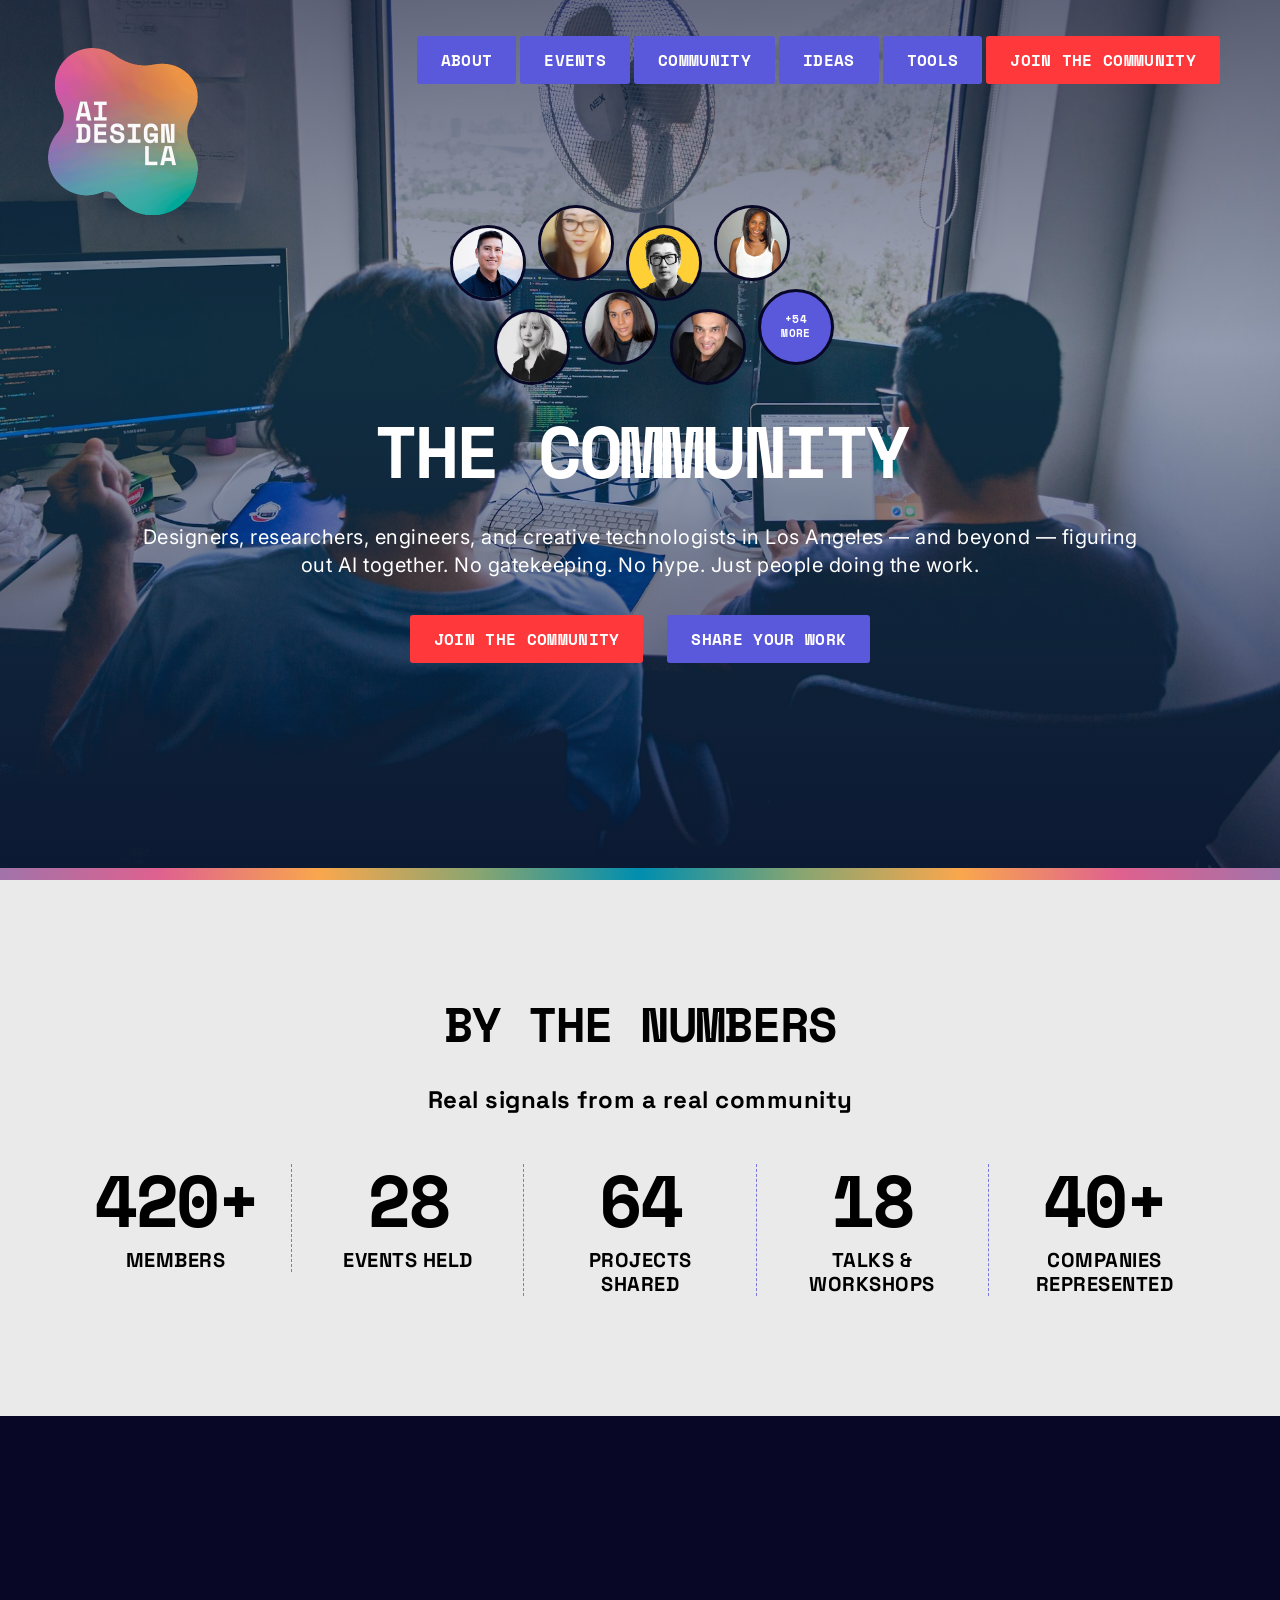
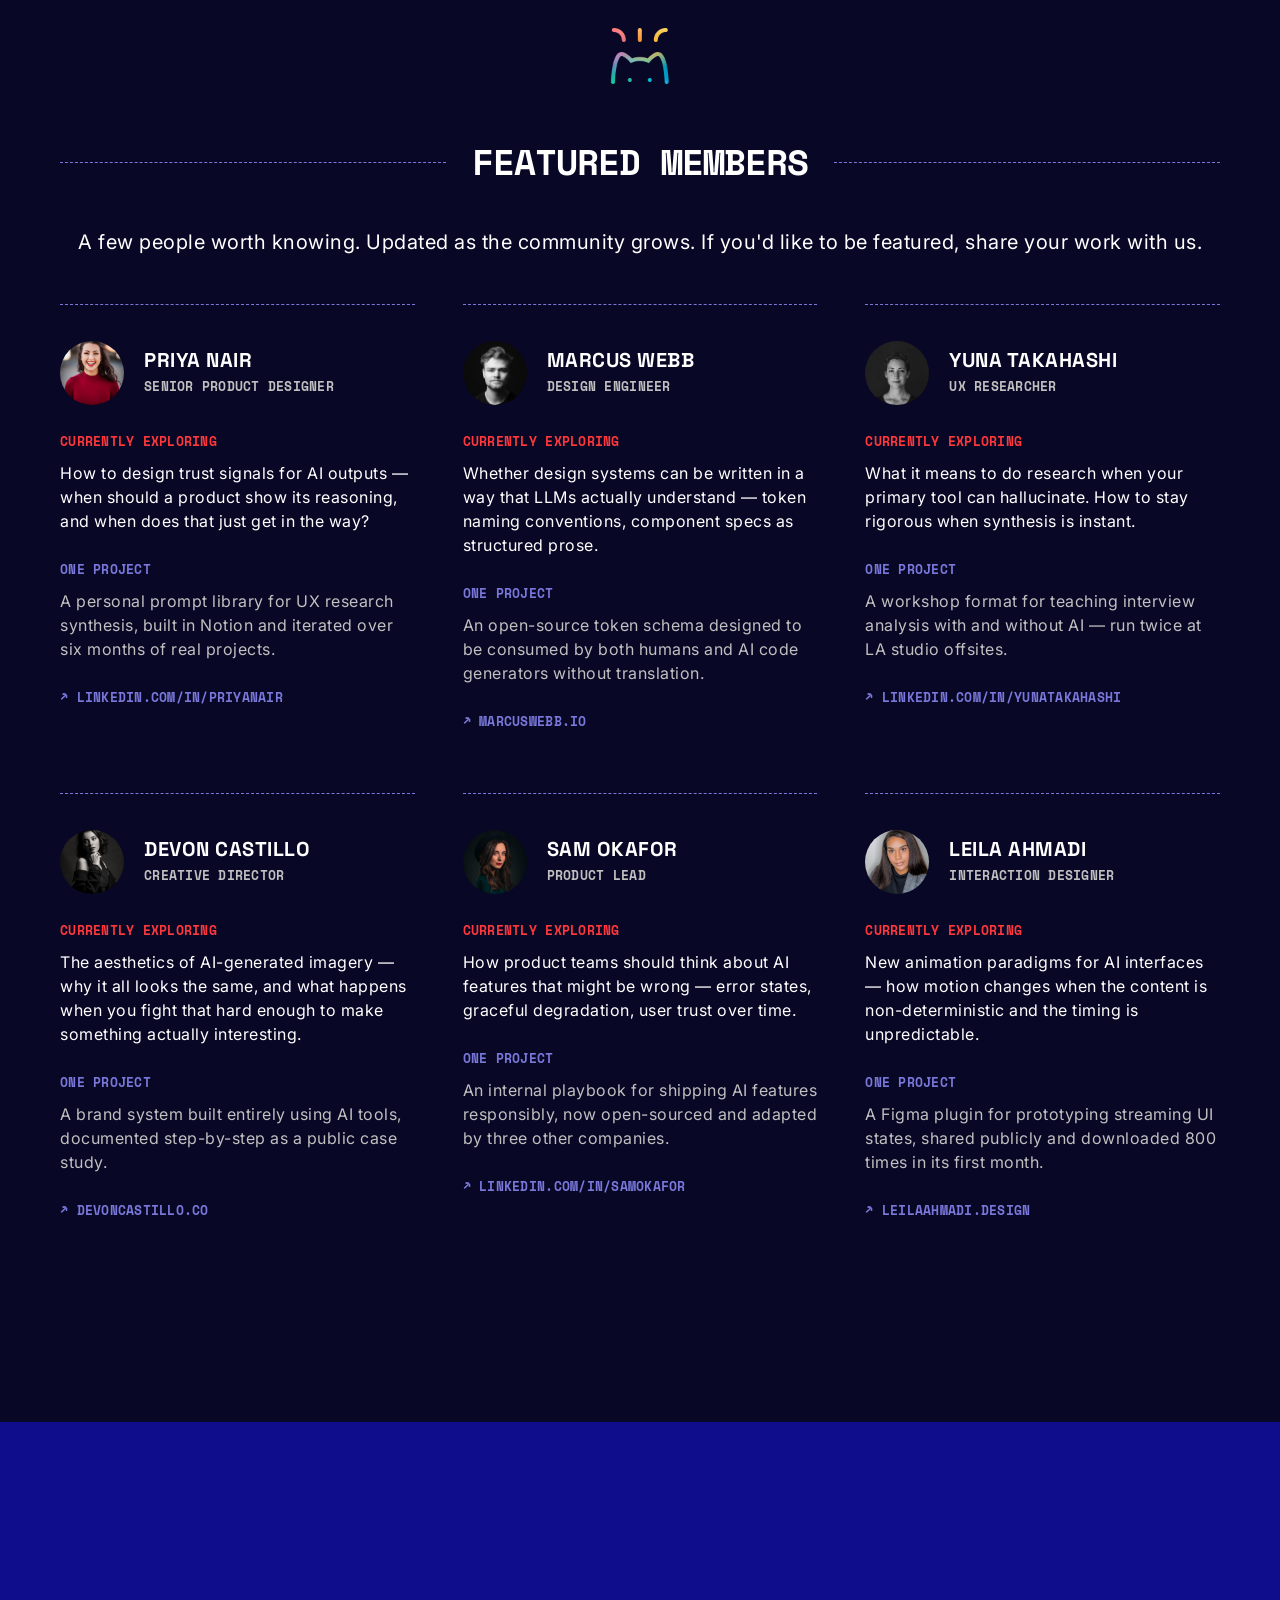
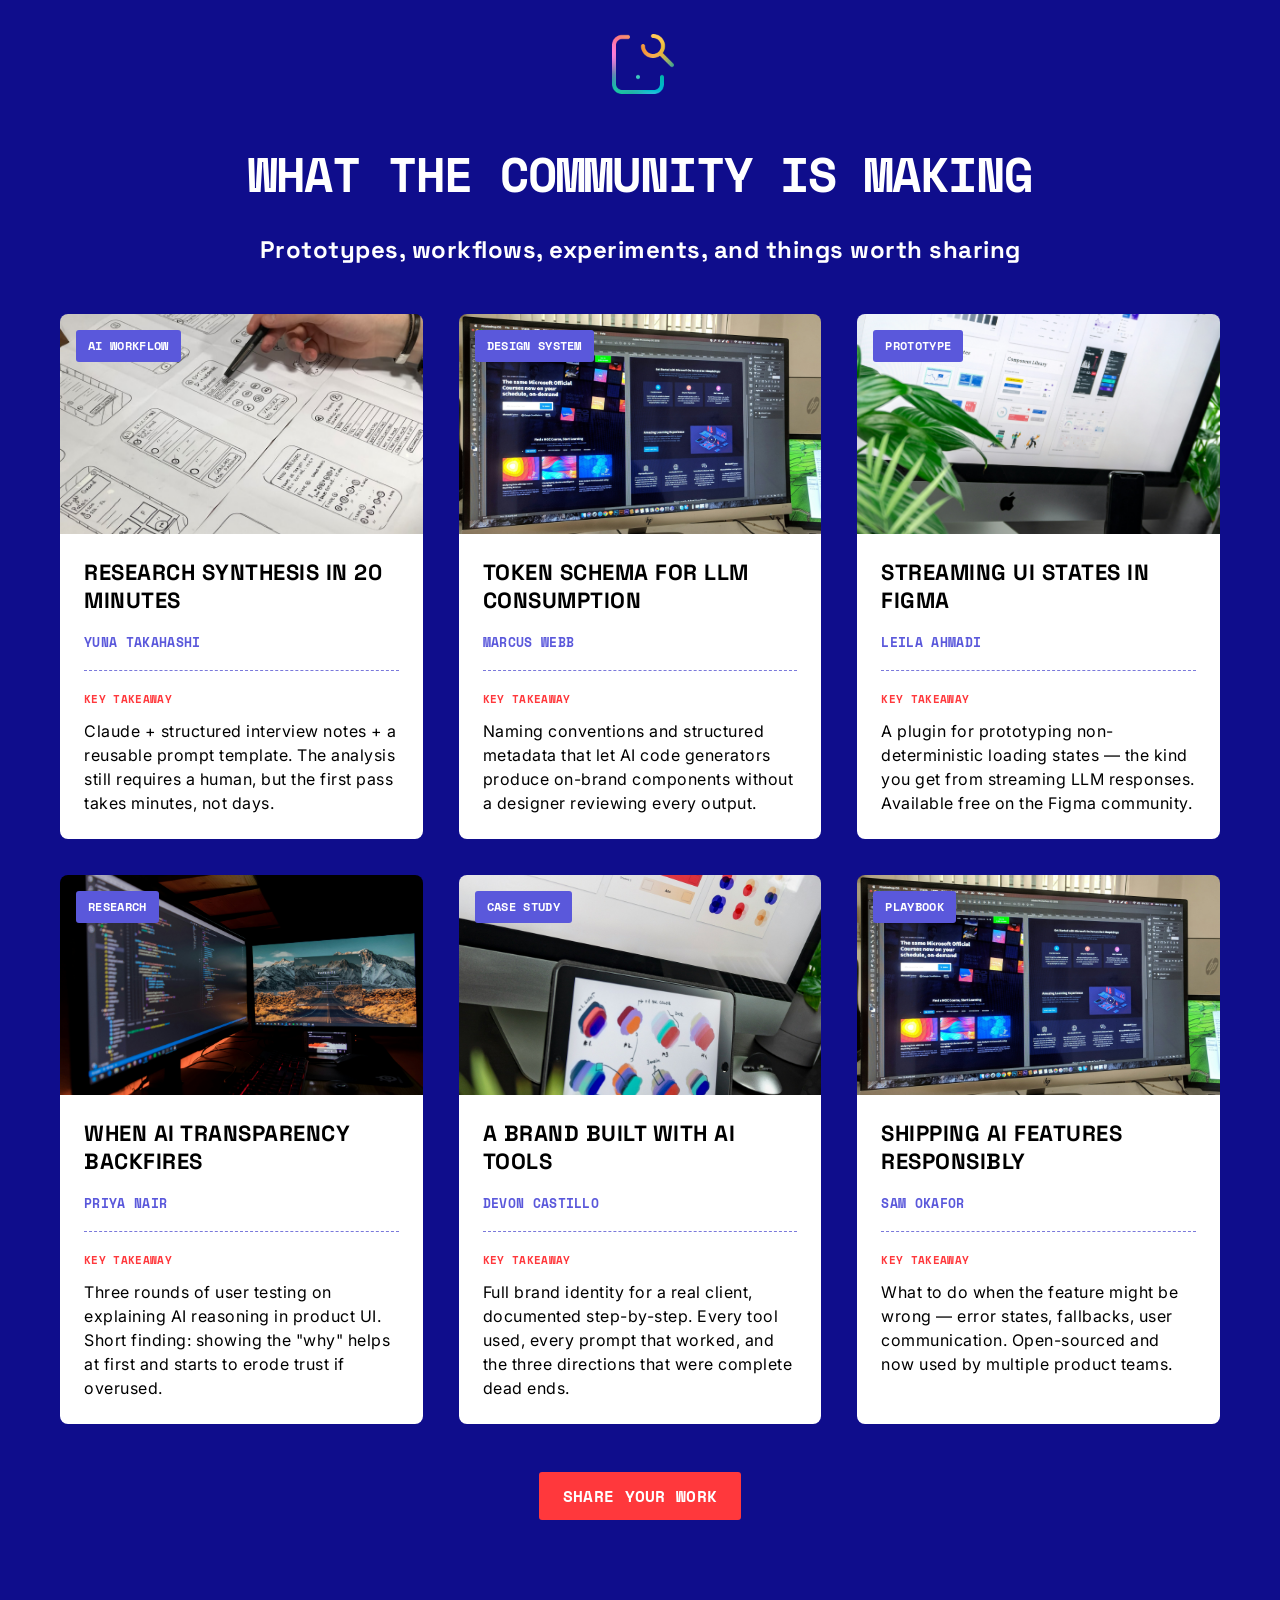
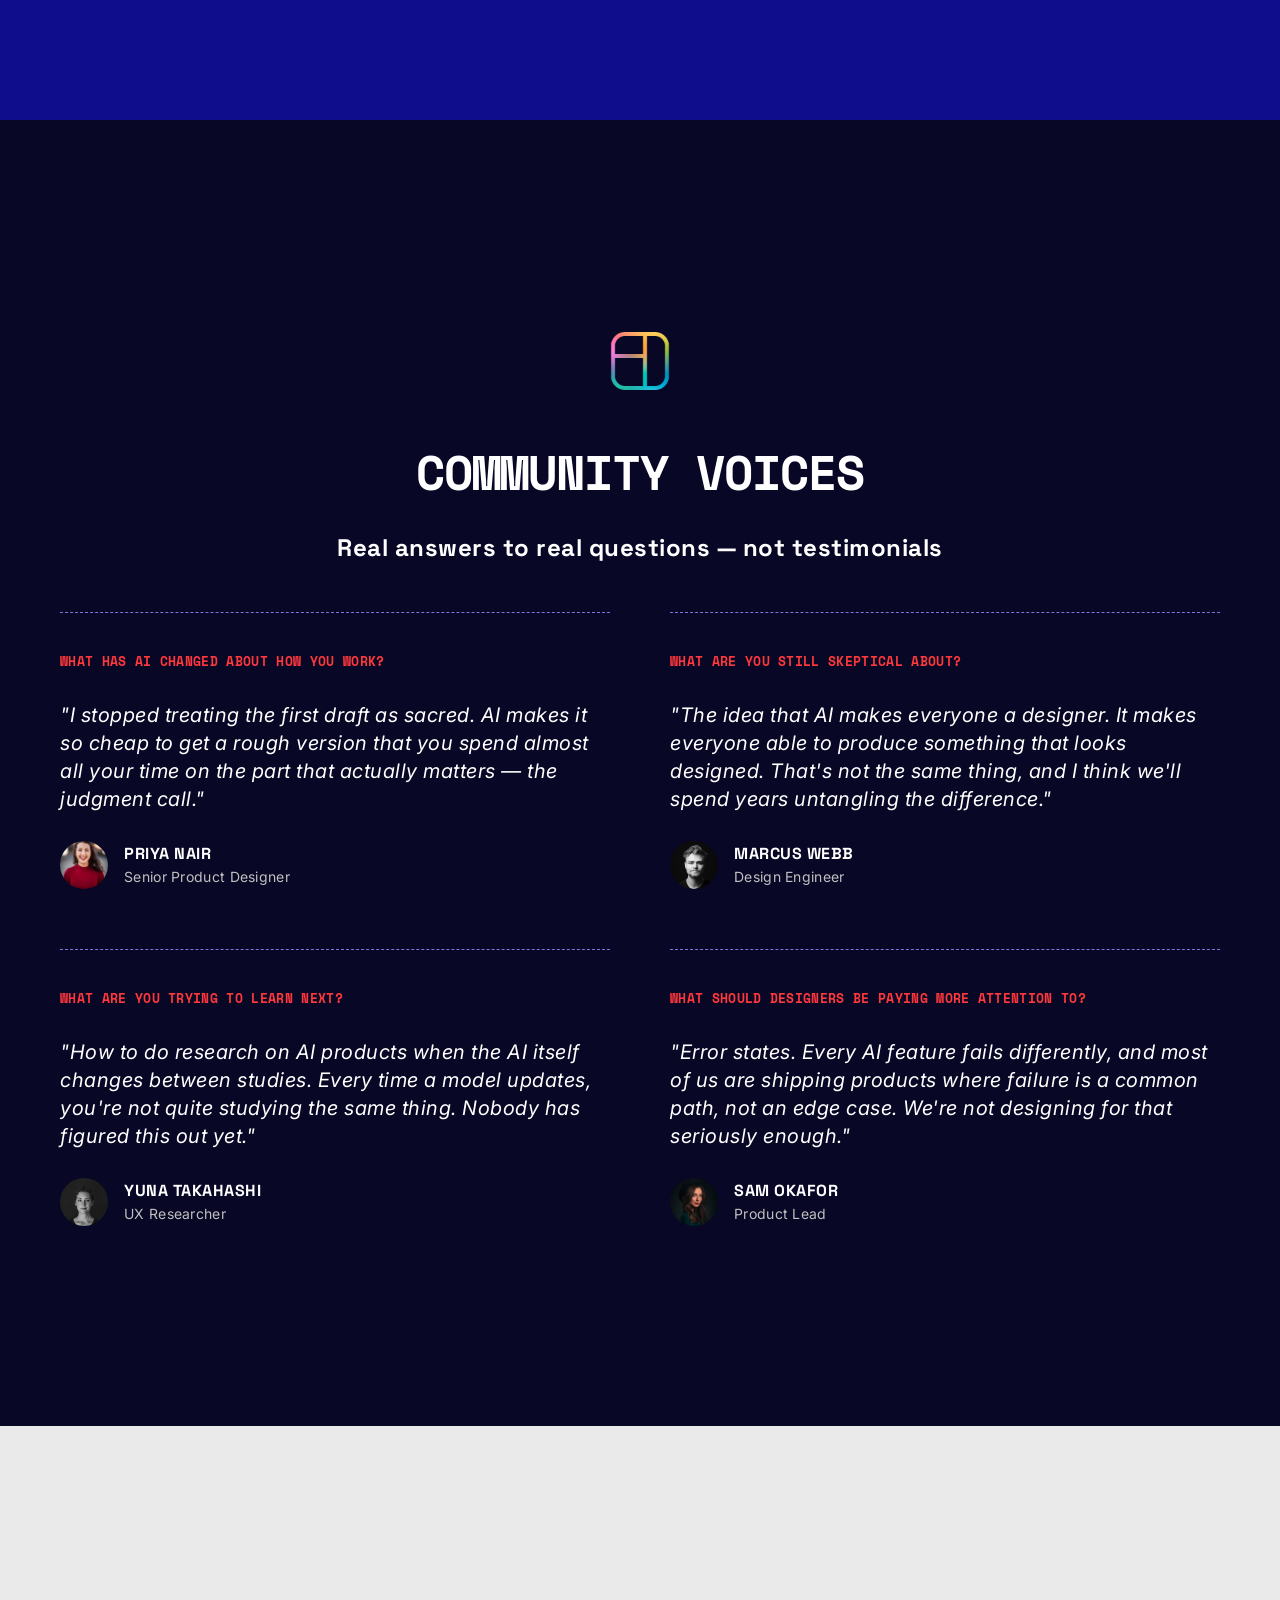
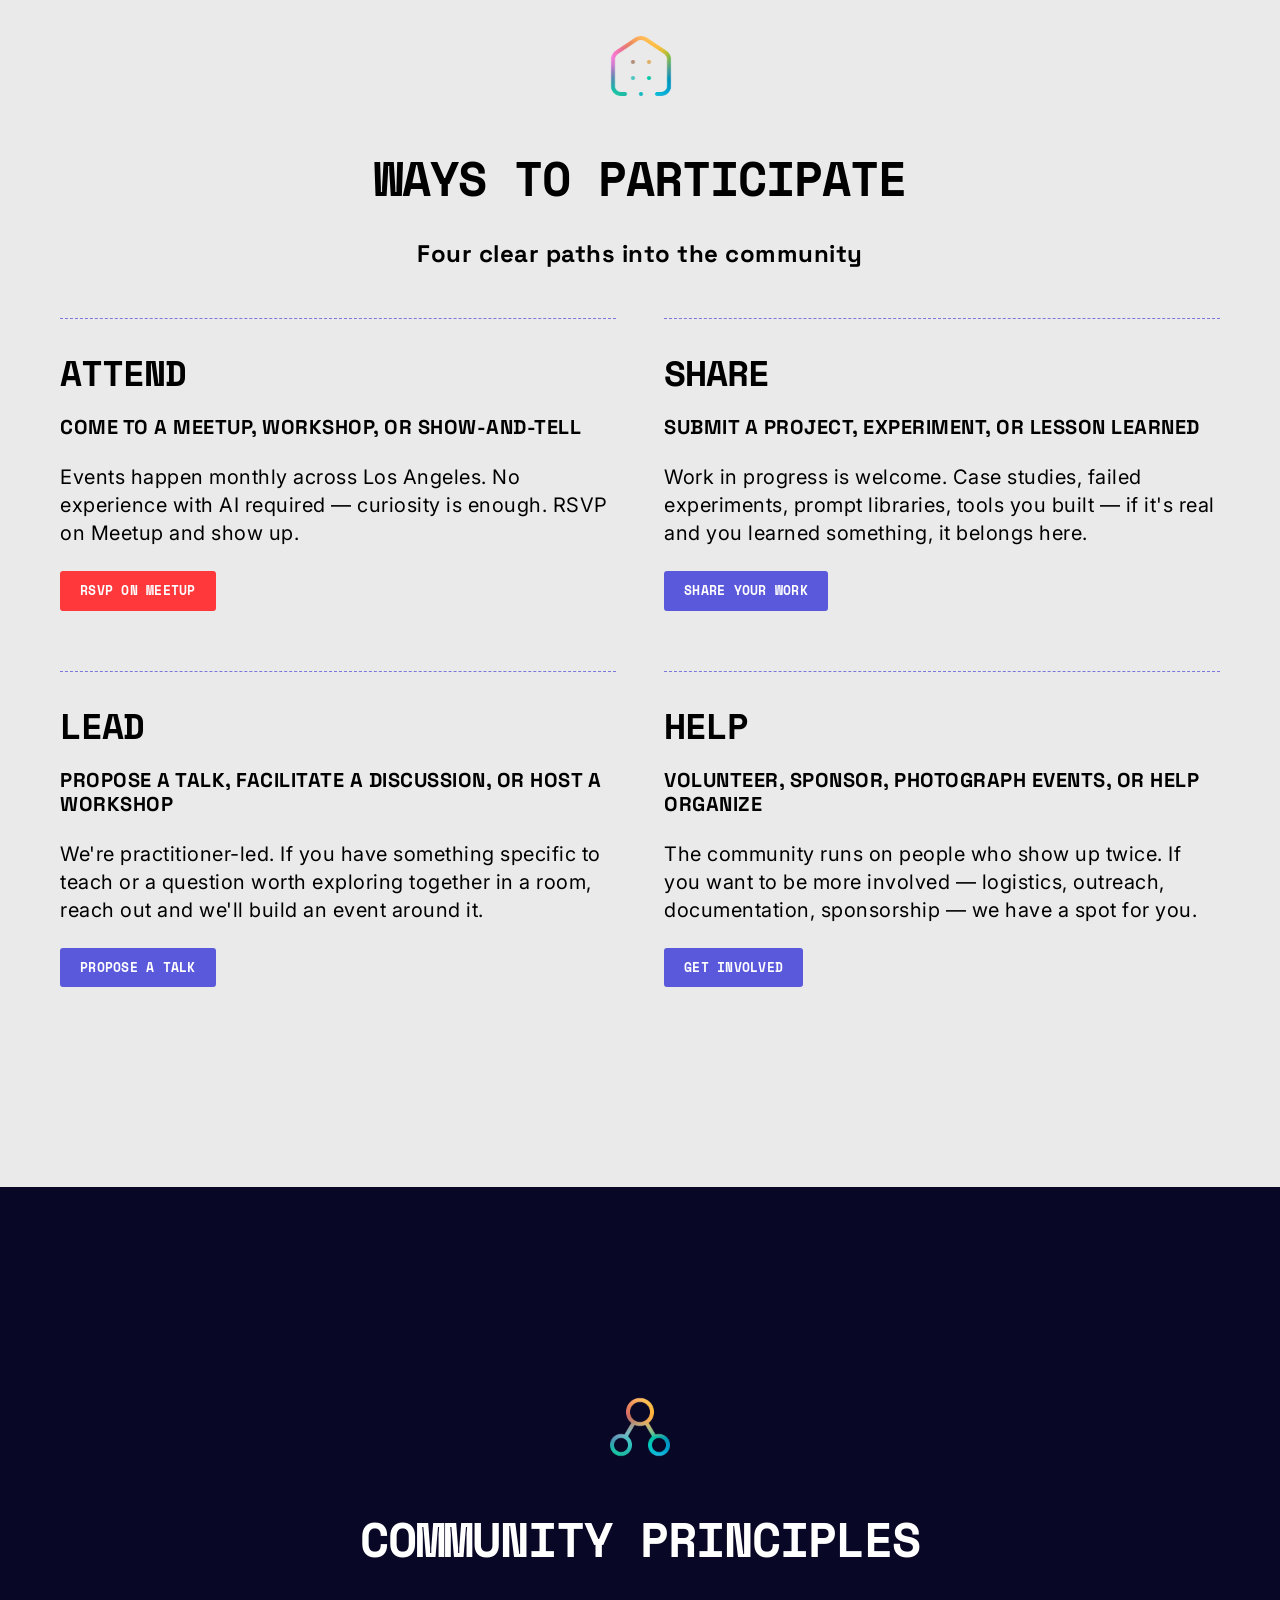
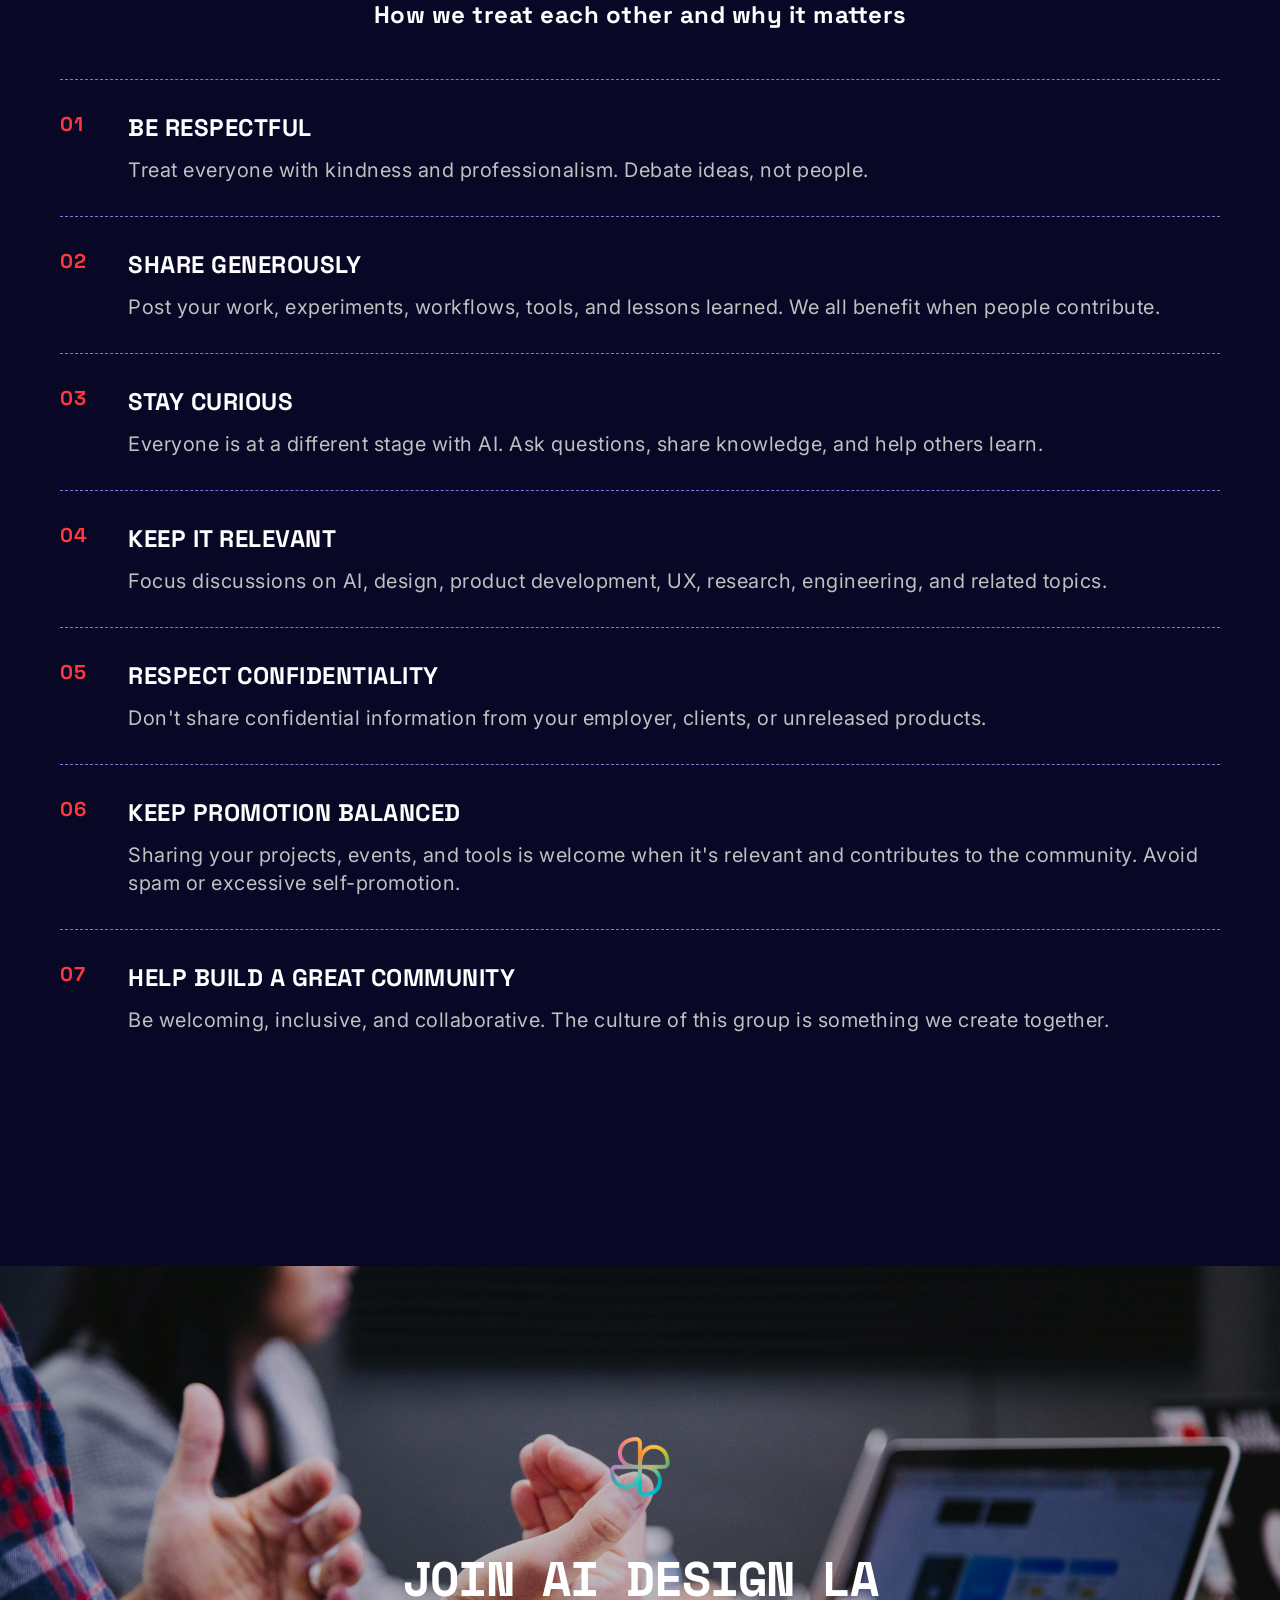
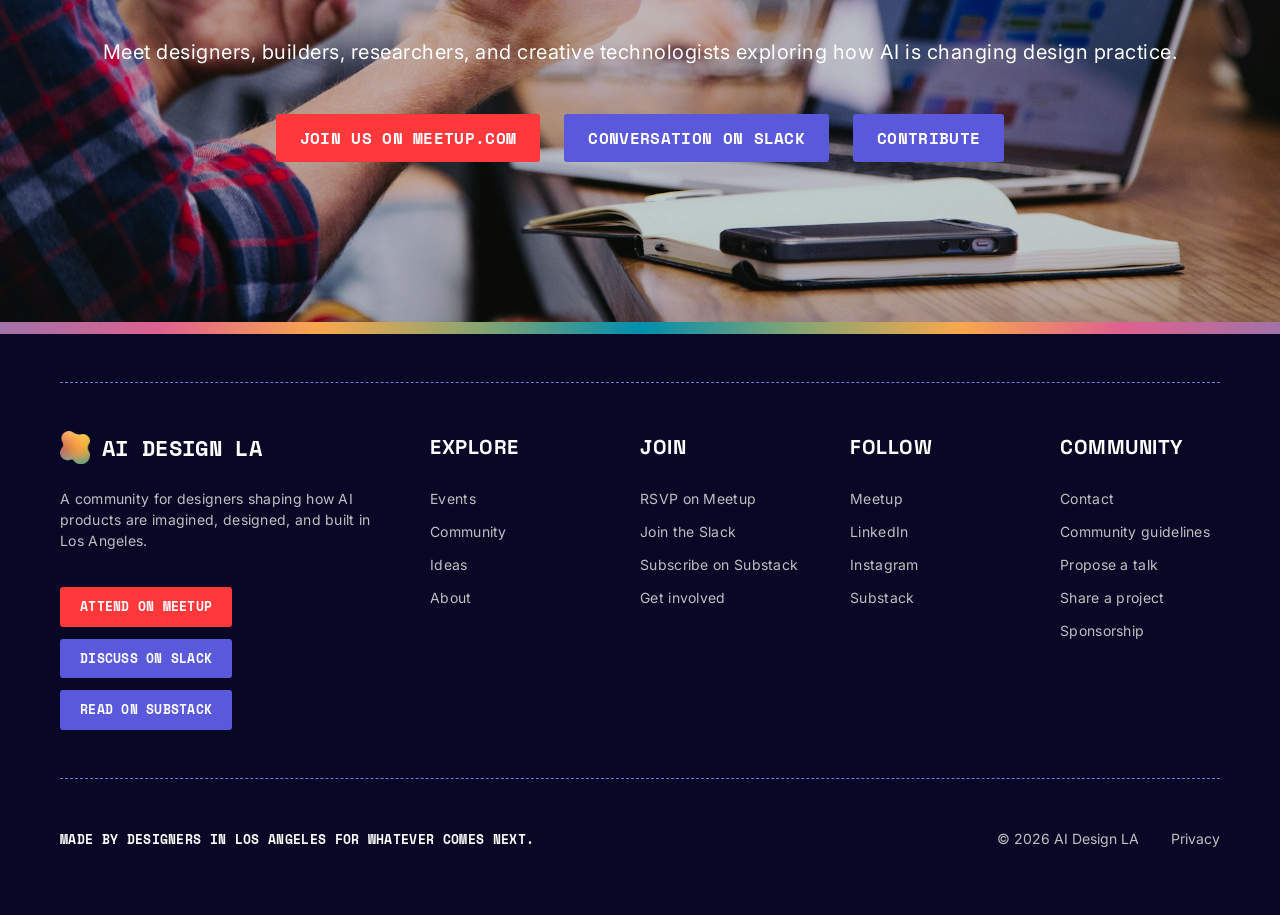
<file: community.html>
<!doctype html>
<html lang="en">
<head>
  <meta charset="utf-8" />
  <meta name="viewport" content="width=device-width, initial-scale=1" />
  <title>Community — AI Design LA</title>
  <meta
    name="description"
    content="Designers, researchers, engineers, and creative technologists in Los Angeles figuring out AI together."
  />
  <link rel="icon" href="images/favicon.png" type="image/png" />

  <link rel="preconnect" href="https://fonts.googleapis.com" />
  <link rel="preconnect" href="https://fonts.gstatic.com" crossorigin />
  <link
    href="https://fonts.googleapis.com/css2?family=Inter:ital,wght@0,400;0,500;0,600;1,400&family=Outfit:wght@500&family=Roboto+Condensed:wght@700&family=Space+Grotesk:wght@700&family=Space+Mono:wght@400;700&display=swap"
    rel="stylesheet"
  />

  <link rel="stylesheet" href="css/tokens.css" />
  <link rel="stylesheet" href="css/base.css" />
  <link rel="stylesheet" href="css/components.css" />
  <link rel="stylesheet" href="css/community.css" />
</head>
<body>
  <a class="visually-hidden" href="#main">Skip to content</a>

  <!-- Compact sticky nav: hidden at page top, reveals on scroll-up -->
  <header class="site-header" data-site-header>
    <a class="site-header__logo" href="index.html">
      <img src="images/logo-icon-animation.gif" alt="" width="43" height="48" />
      <span class="site-header__logo-text">
        <span>AI</span><span>Design</span><span>LA</span>
      </span>
    </a>

    <nav class="site-nav" data-site-nav aria-label="Primary">
      <a class="site-nav__link" href="about.html">About</a>
      <a class="site-nav__link" href="events.html">Events</a>
      <a class="site-nav__link" href="community.html">Community</a>
      <a class="site-nav__link" href="ideas.html">Ideas</a>
      <a class="site-nav__link" href="tools.html">Tools</a>
      <a class="site-nav__link site-nav__link--accent" href="https://www.meetup.com/ai-design-la/" target="_blank" rel="noopener">Join the community</a>
    </nav>

    <button class="nav-toggle" data-nav-toggle aria-label="Open menu" aria-expanded="false">
      <span class="nav-toggle__bar"></span>
      <span class="nav-toggle__bar"></span>
      <span class="nav-toggle__bar"></span>
    </button>
  </header>

  <!-- Mobile menu: full-screen overlay -->
  <div class="mobile-menu" data-mobile-menu>
    <div class="mobile-menu__header">
      <a class="mobile-menu__logo" href="index.html">
        <img src="images/logo-icon-animation.gif" alt="" width="43" height="48" />
        <span class="mobile-menu__logo-text">
          <span>AI</span><span>Design</span><span>LA</span>
        </span>
      </a>
      <button class="mobile-menu__close" data-mobile-close aria-label="Close menu">
        <svg viewBox="0 0 16.5332 16" xmlns="http://www.w3.org/2000/svg">
          <path fill="currentColor" d="M0.268262 0.259611C0.440253 0.0933737 0.673395 0 0.916476 0C1.15956 0 1.3927 0.0933737 1.56469 0.259611L16.2412 14.4628C16.3313 14.5441 16.4036 14.6421 16.4538 14.751C16.5039 14.8599 16.5309 14.9774 16.533 15.0966C16.5352 15.2158 16.5125 15.3342 16.4664 15.4448C16.4203 15.5553 16.3516 15.6557 16.2645 15.74C16.1774 15.8243 16.0736 15.8907 15.9594 15.9354C15.8452 15.98 15.7229 16.002 15.5997 15.9999C15.4765 15.9978 15.3551 15.9717 15.2426 15.9232C15.13 15.8746 15.0288 15.8047 14.9448 15.7175L0.268262 1.51423C0.0964852 1.34779 0 1.12216 0 0.886921C0 0.651679 0.0964852 0.426056 0.268262 0.259611Z" />
          <path fill="currentColor" d="M16.2405 0.259611C16.4123 0.426056 16.5088 0.651679 16.5088 0.886921C16.5088 1.12216 16.4123 1.34779 16.2405 1.51423L1.564 15.7175C1.39011 15.8743 1.16012 15.9596 0.922484 15.9556C0.684845 15.9515 0.458111 15.8584 0.290049 15.6957C0.121987 15.5331 0.0257188 15.3136 0.021526 15.0837C0.0173331 14.8537 0.105543 14.6311 0.267572 14.4628L14.9441 0.259611C15.1161 0.0933737 15.3492 0 15.5923 0C15.8354 0 16.0685 0.0933737 16.2405 0.259611Z" />
        </svg>
      </button>
    </div>

    <nav class="mobile-menu__list" aria-label="Mobile">
      <a class="mobile-menu__link type-heading-4" href="about.html">About</a>
      <a class="mobile-menu__link type-heading-4" href="events.html">Events</a>
      <a class="mobile-menu__link type-heading-4" href="community.html">Community</a>
      <a class="mobile-menu__link type-heading-4" href="ideas.html">Ideas</a>
      <a class="mobile-menu__link type-heading-4" href="tools.html">Tools</a>
      <a class="mobile-menu__link type-heading-4" href="index.html#join">Join us</a>
      <a class="mobile-menu__link type-heading-4" href="contact.html#contact">Contact</a>
    </nav>
  </div>

  <main id="main">
    <!-- Hero -->
    <section class="hero hero--page">
      <img class="hero__image" src="images/community-hero.jpg" alt="" />
      <div class="hero__scrim" aria-hidden="true"></div>

      <a class="hero__logo" href="index.html">
        <img src="images/ADL-logo-animation.gif" alt="AI Design LA" width="150" height="167" />
      </a>

      <nav class="hero__nav" aria-label="Primary">
        <a class="site-nav__link" href="about.html">About</a>
        <a class="site-nav__link" href="events.html">Events</a>
        <a class="site-nav__link" href="community.html">Community</a>
        <a class="site-nav__link" href="ideas.html">Ideas</a>
        <a class="site-nav__link" href="tools.html">Tools</a>
        <a class="site-nav__link site-nav__link--accent" href="https://www.meetup.com/ai-design-la/" target="_blank" rel="noopener">Join The community</a>
      </nav>

      <div class="portrait-mosaic">
        <span class="portrait-mosaic__item" aria-hidden="true" style="left: 0; top: 20px;"><img src="images/portraits/portrait-1.png" alt="" /></span>
        <span class="portrait-mosaic__item" aria-hidden="true" style="left: 88px; top: 0;"><img src="images/portraits/portrait-2.png" alt="" /></span>
        <span class="portrait-mosaic__item" aria-hidden="true" style="left: 176px; top: 20px;"><img src="images/portraits/portrait-3.png" alt="" /></span>
        <span class="portrait-mosaic__item" aria-hidden="true" style="left: 264px; top: 0;"><img src="images/portraits/portrait-4.png" alt="" /></span>
        <span class="portrait-mosaic__item" aria-hidden="true" style="left: 44px; top: 104px;"><img src="images/portraits/portrait-5.png" alt="" /></span>
        <span class="portrait-mosaic__item" aria-hidden="true" style="left: 132px; top: 84px;"><img src="images/portraits/portrait-6.jpg" alt="" /></span>
        <span class="portrait-mosaic__item" aria-hidden="true" style="left: 220px; top: 104px;"><img src="images/portraits/portrait-7.png" alt="" /></span>
        <a
          class="portrait-mosaic__more"
          href="https://www.meetup.com/ai-design-la/members/"
          target="_blank"
          rel="noopener"
          aria-label="See all community members on Meetup"
          style="left: 308px; top: 84px;"
        >
          +54<br />more
        </a>
      </div>

      <div class="hero__content">
        <h1 class="type-display hero__title" data-hero-title>The Community</h1>
        <p class="type-body-large">
          Designers, researchers, engineers, and creative technologists in Los Angeles — and beyond — figuring
          out AI together. No gatekeeping. No hype. Just people doing the work.
        </p>
        <div class="button-row">
          <a class="btn btn--accent" href="index.html#join">Join the Community</a>
          <a class="btn btn--brand" href="contact.html#share-a-project">Share Your Work</a>
        </div>
      </div>
    </section>

    <div class="gradient-band" aria-hidden="true"></div>

    <!-- By the numbers -->
    <section class="section section--raised section--snapshot">
      <div class="section__intro">
        <h2 class="type-heading-1">By the numbers</h2>
        <p class="type-heading-3">Real signals from a real community</p>
      </div>

      <div class="stat-grid">
        <div class="stat">
          <p class="stat__number">420+</p>
          <p class="stat__label">Members</p>
        </div>
        <div class="stat">
          <p class="stat__number">28</p>
          <p class="stat__label">Events held</p>
        </div>
        <div class="stat">
          <p class="stat__number">64</p>
          <p class="stat__label">Projects shared</p>
        </div>
        <div class="stat">
          <p class="stat__number">18</p>
          <p class="stat__label">Talks &amp; workshops</p>
        </div>
        <div class="stat">
          <p class="stat__number">40+</p>
          <p class="stat__label">Companies represented</p>
        </div>
      </div>
    </section>

    <!-- Featured members -->
    <section class="section section--canvas section--spacious">
      <span class="icon" aria-hidden="true">
        <img src="images/Icon-9.png" alt="" width="80" height="80" />
      </span>

      <h2 class="type-heading-2 rule-heading">Featured Members</h2>
      <p class="type-body-large">
        A few people worth knowing. Updated as the community grows. If you'd like to be featured, share your
        work with us.
      </p>

      <div class="member-grid">
        <article class="member-card">
          <div class="member-card__header">
            <img class="member-card__avatar" src="images/members/priya-nair.jpg" alt="" width="64" height="64" />
            <div class="member-card__identity">
              <h3 class="member-card__name">Priya Nair</h3>
              <p class="member-card__role">Senior Product Designer</p>
            </div>
          </div>
          <div class="member-card__field">
            <p class="member-card__eyebrow">Currently exploring</p>
            <p class="member-card__text member-card__text--primary">
              How to design trust signals for AI outputs — when should a product show its reasoning, and when
              does that just get in the way?
            </p>
          </div>
          <div class="member-card__field">
            <p class="member-card__eyebrow member-card__eyebrow--muted">One project</p>
            <p class="member-card__text member-card__text--subtle">
              A personal prompt library for UX research synthesis, built in Notion and iterated over six months
              of real projects.
            </p>
          </div>
          <span class="member-card__link">↗ linkedin.com/in/priyanair</span>
        </article>

        <article class="member-card">
          <div class="member-card__header">
            <img class="member-card__avatar" src="images/members/marcus-webb.jpg" alt="" width="64" height="64" />
            <div class="member-card__identity">
              <h3 class="member-card__name">Marcus Webb</h3>
              <p class="member-card__role">Design Engineer</p>
            </div>
          </div>
          <div class="member-card__field">
            <p class="member-card__eyebrow">Currently exploring</p>
            <p class="member-card__text member-card__text--primary">
              Whether design systems can be written in a way that LLMs actually understand — token naming
              conventions, component specs as structured prose.
            </p>
          </div>
          <div class="member-card__field">
            <p class="member-card__eyebrow member-card__eyebrow--muted">One project</p>
            <p class="member-card__text member-card__text--subtle">
              An open-source token schema designed to be consumed by both humans and AI code generators without
              translation.
            </p>
          </div>
          <span class="member-card__link">↗ marcuswebb.io</span>
        </article>

        <article class="member-card">
          <div class="member-card__header">
            <img class="member-card__avatar" src="images/members/yuna-takahashi.jpg" alt="" width="64" height="64" />
            <div class="member-card__identity">
              <h3 class="member-card__name">Yuna Takahashi</h3>
              <p class="member-card__role">UX Researcher</p>
            </div>
          </div>
          <div class="member-card__field">
            <p class="member-card__eyebrow">Currently exploring</p>
            <p class="member-card__text member-card__text--primary">
              What it means to do research when your primary tool can hallucinate. How to stay rigorous when
              synthesis is instant.
            </p>
          </div>
          <div class="member-card__field">
            <p class="member-card__eyebrow member-card__eyebrow--muted">One project</p>
            <p class="member-card__text member-card__text--subtle">
              A workshop format for teaching interview analysis with and without AI — run twice at LA studio
              offsites.
            </p>
          </div>
          <span class="member-card__link">↗ linkedin.com/in/yunatakahashi</span>
        </article>

        <article class="member-card">
          <div class="member-card__header">
            <img class="member-card__avatar" src="images/members/devon-castillo.jpg" alt="" width="64" height="64" />
            <div class="member-card__identity">
              <h3 class="member-card__name">Devon Castillo</h3>
              <p class="member-card__role">Creative Director</p>
            </div>
          </div>
          <div class="member-card__field">
            <p class="member-card__eyebrow">Currently exploring</p>
            <p class="member-card__text member-card__text--primary">
              The aesthetics of AI-generated imagery — why it all looks the same, and what happens when you
              fight that hard enough to make something actually interesting.
            </p>
          </div>
          <div class="member-card__field">
            <p class="member-card__eyebrow member-card__eyebrow--muted">One project</p>
            <p class="member-card__text member-card__text--subtle">
              A brand system built entirely using AI tools, documented step-by-step as a public case study.
            </p>
          </div>
          <span class="member-card__link">↗ devoncastillo.co</span>
        </article>

        <article class="member-card">
          <div class="member-card__header">
            <img class="member-card__avatar" src="images/members/sam-okafor.jpg" alt="" width="64" height="64" />
            <div class="member-card__identity">
              <h3 class="member-card__name">Sam Okafor</h3>
              <p class="member-card__role">Product Lead</p>
            </div>
          </div>
          <div class="member-card__field">
            <p class="member-card__eyebrow">Currently exploring</p>
            <p class="member-card__text member-card__text--primary">
              How product teams should think about AI features that might be wrong — error states, graceful
              degradation, user trust over time.
            </p>
          </div>
          <div class="member-card__field">
            <p class="member-card__eyebrow member-card__eyebrow--muted">One project</p>
            <p class="member-card__text member-card__text--subtle">
              An internal playbook for shipping AI features responsibly, now open-sourced and adapted by three
              other companies.
            </p>
          </div>
          <span class="member-card__link">↗ linkedin.com/in/samokafor</span>
        </article>

        <article class="member-card">
          <div class="member-card__header">
            <img class="member-card__avatar" src="images/members/leila-ahmadi.jpg" alt="" width="64" height="64" />
            <div class="member-card__identity">
              <h3 class="member-card__name">Leila Ahmadi</h3>
              <p class="member-card__role">Interaction Designer</p>
            </div>
          </div>
          <div class="member-card__field">
            <p class="member-card__eyebrow">Currently exploring</p>
            <p class="member-card__text member-card__text--primary">
              New animation paradigms for AI interfaces — how motion changes when the content is
              non-deterministic and the timing is unpredictable.
            </p>
          </div>
          <div class="member-card__field">
            <p class="member-card__eyebrow member-card__eyebrow--muted">One project</p>
            <p class="member-card__text member-card__text--subtle">
              A Figma plugin for prototyping streaming UI states, shared publicly and downloaded 800 times in
              its first month.
            </p>
          </div>
          <span class="member-card__link">↗ leilaahmadi.design</span>
        </article>
      </div>
    </section>

    <!-- What the community is making -->
    <section class="section section--canvas-vivid section--spacious">
      <span class="icon" aria-hidden="true">
        <img src="images/Icon-10.png" alt="" width="80" height="80" />
      </span>

      <div class="section__intro">
        <h2 class="type-heading-1">What the community is making</h2>
        <p class="type-heading-3">Prototypes, workflows, experiments, and things worth sharing</p>
      </div>

      <div class="project-grid">
        <article class="project-card">
          <div class="project-card__media">
            <img class="project-card__image" src="images/projects/ai-workflow.jpg" alt="" />
            <span class="project-card__badge">AI Workflow</span>
          </div>
          <div class="project-card__body">
            <h3 class="project-card__title">Research synthesis in 20 minutes</h3>
            <p class="project-card__author">Yuna Takahashi</p>
            <div class="project-card__takeaway">
              <p class="project-card__takeaway-label">Key takeaway</p>
              <p class="project-card__takeaway-text">
                Claude + structured interview notes + a reusable prompt template. The analysis still requires a
                human, but the first pass takes minutes, not days.
              </p>
            </div>
          </div>
        </article>

        <article class="project-card">
          <div class="project-card__media">
            <img class="project-card__image" src="images/projects/design-system.jpg" alt="" />
            <span class="project-card__badge">Design System</span>
          </div>
          <div class="project-card__body">
            <h3 class="project-card__title">Token schema for LLM consumption</h3>
            <p class="project-card__author">Marcus Webb</p>
            <div class="project-card__takeaway">
              <p class="project-card__takeaway-label">Key takeaway</p>
              <p class="project-card__takeaway-text">
                Naming conventions and structured metadata that let AI code generators produce on-brand
                components without a designer reviewing every output.
              </p>
            </div>
          </div>
        </article>

        <article class="project-card">
          <div class="project-card__media">
            <img class="project-card__image" src="images/projects/prototype.jpg" alt="" />
            <span class="project-card__badge">Prototype</span>
          </div>
          <div class="project-card__body">
            <h3 class="project-card__title">Streaming UI states in Figma</h3>
            <p class="project-card__author">Leila Ahmadi</p>
            <div class="project-card__takeaway">
              <p class="project-card__takeaway-label">Key takeaway</p>
              <p class="project-card__takeaway-text">
                A plugin for prototyping non-deterministic loading states — the kind you get from streaming LLM
                responses. Available free on the Figma community.
              </p>
            </div>
          </div>
        </article>

        <article class="project-card">
          <div class="project-card__media">
            <img class="project-card__image" src="images/projects/research.jpg" alt="" />
            <span class="project-card__badge">Research</span>
          </div>
          <div class="project-card__body">
            <h3 class="project-card__title">When AI transparency backfires</h3>
            <p class="project-card__author">Priya Nair</p>
            <div class="project-card__takeaway">
              <p class="project-card__takeaway-label">Key takeaway</p>
              <p class="project-card__takeaway-text">
                Three rounds of user testing on explaining AI reasoning in product UI. Short finding: showing the
                "why" helps at first and starts to erode trust if overused.
              </p>
            </div>
          </div>
        </article>

        <article class="project-card">
          <div class="project-card__media">
            <img class="project-card__image" src="images/projects/case-study.jpg" alt="" />
            <span class="project-card__badge">Case Study</span>
          </div>
          <div class="project-card__body">
            <h3 class="project-card__title">A brand built with AI tools</h3>
            <p class="project-card__author">Devon Castillo</p>
            <div class="project-card__takeaway">
              <p class="project-card__takeaway-label">Key takeaway</p>
              <p class="project-card__takeaway-text">
                Full brand identity for a real client, documented step-by-step. Every tool used, every prompt
                that worked, and the three directions that were complete dead ends.
              </p>
            </div>
          </div>
        </article>

        <article class="project-card">
          <div class="project-card__media">
            <img class="project-card__image" src="images/projects/design-system.jpg" alt="" />
            <span class="project-card__badge">Playbook</span>
          </div>
          <div class="project-card__body">
            <h3 class="project-card__title">Shipping AI features responsibly</h3>
            <p class="project-card__author">Sam Okafor</p>
            <div class="project-card__takeaway">
              <p class="project-card__takeaway-label">Key takeaway</p>
              <p class="project-card__takeaway-text">
                What to do when the feature might be wrong — error states, fallbacks, user communication.
                Open-sourced and now used by multiple product teams.
              </p>
            </div>
          </div>
        </article>
      </div>

      <a class="btn btn--accent" href="contact.html#share-a-project">Share Your Work</a>
    </section>

    <!-- Community voices -->
    <section class="section section--canvas section--spacious">
      <span class="icon" aria-hidden="true">
        <img src="images/Icon-8.png" alt="" width="80" height="80" />
      </span>

      <div class="section__intro">
        <h2 class="type-heading-1">Community Voices</h2>
        <p class="type-heading-3">Real answers to real questions — not testimonials</p>
      </div>

      <div class="quote-grid">
        <article class="quote-card">
          <p class="quote-card__question">What has AI changed about how you work?</p>
          <p class="quote-card__quote">
            "I stopped treating the first draft as sacred. AI makes it so cheap to get a rough version that you
            spend almost all your time on the part that actually matters — the judgment call."
          </p>
          <div class="quote-card__author">
            <img class="quote-card__avatar" src="images/members/priya-nair.jpg" alt="" width="48" height="48" />
            <div class="quote-card__identity">
              <p class="quote-card__name">Priya Nair</p>
              <p class="quote-card__role">Senior Product Designer</p>
            </div>
          </div>
        </article>

        <article class="quote-card">
          <p class="quote-card__question">What are you still skeptical about?</p>
          <p class="quote-card__quote">
            "The idea that AI makes everyone a designer. It makes everyone able to produce something that looks
            designed. That's not the same thing, and I think we'll spend years untangling the difference."
          </p>
          <div class="quote-card__author">
            <img class="quote-card__avatar" src="images/members/marcus-webb.jpg" alt="" width="48" height="48" />
            <div class="quote-card__identity">
              <p class="quote-card__name">Marcus Webb</p>
              <p class="quote-card__role">Design Engineer</p>
            </div>
          </div>
        </article>

        <article class="quote-card">
          <p class="quote-card__question">What are you trying to learn next?</p>
          <p class="quote-card__quote">
            "How to do research on AI products when the AI itself changes between studies. Every time a model
            updates, you're not quite studying the same thing. Nobody has figured this out yet."
          </p>
          <div class="quote-card__author">
            <img class="quote-card__avatar" src="images/members/yuna-takahashi.jpg" alt="" width="48" height="48" />
            <div class="quote-card__identity">
              <p class="quote-card__name">Yuna Takahashi</p>
              <p class="quote-card__role">UX Researcher</p>
            </div>
          </div>
        </article>

        <article class="quote-card">
          <p class="quote-card__question">What should designers be paying more attention to?</p>
          <p class="quote-card__quote">
            "Error states. Every AI feature fails differently, and most of us are shipping products where
            failure is a common path, not an edge case. We're not designing for that seriously enough."
          </p>
          <div class="quote-card__author">
            <img class="quote-card__avatar" src="images/members/sam-okafor.jpg" alt="" width="48" height="48" />
            <div class="quote-card__identity">
              <p class="quote-card__name">Sam Okafor</p>
              <p class="quote-card__role">Product Lead</p>
            </div>
          </div>
        </article>
      </div>
    </section>

    <!-- Ways to participate -->
    <section class="section section--raised section--spacious">
      <span class="icon" aria-hidden="true">
        <img src="images/Icon-13.png" alt="" width="80" height="80" />
      </span>

      <div class="section__intro">
        <h2 class="type-heading-1">Ways to participate</h2>
        <p class="type-heading-3">Four clear paths into the community</p>
      </div>

      <div class="participation-grid">
        <article class="participation-card">
          <p class="participation-card__label">Attend</p>
          <p class="participation-card__title">Come to a meetup, workshop, or show-and-tell</p>
          <p class="participation-card__body">
            Events happen monthly across Los Angeles. No experience with AI required — curiosity is enough.
            RSVP on Meetup and show up.
          </p>
          <a class="btn btn--accent btn--small" href="https://www.meetup.com/ai-design-la/" target="_blank" rel="noopener">
            RSVP on Meetup
          </a>
        </article>

        <article class="participation-card">
          <p class="participation-card__label">Share</p>
          <p class="participation-card__title">Submit a project, experiment, or lesson learned</p>
          <p class="participation-card__body">
            Work in progress is welcome. Case studies, failed experiments, prompt libraries, tools you built —
            if it's real and you learned something, it belongs here.
          </p>
          <a class="btn btn--brand btn--small" href="contact.html#share-a-project">Share your work</a>
        </article>

        <article class="participation-card">
          <p class="participation-card__label">Lead</p>
          <p class="participation-card__title">Propose a talk, facilitate a discussion, or host a workshop</p>
          <p class="participation-card__body">
            We're practitioner-led. If you have something specific to teach or a question worth exploring
            together in a room, reach out and we'll build an event around it.
          </p>
          <a class="btn btn--brand btn--small" href="contact.html#propose-a-talk">Propose a Talk</a>
        </article>

        <article class="participation-card">
          <p class="participation-card__label">Help</p>
          <p class="participation-card__title">Volunteer, sponsor, photograph events, or help organize</p>
          <p class="participation-card__body">
            The community runs on people who show up twice. If you want to be more involved — logistics,
            outreach, documentation, sponsorship — we have a spot for you.
          </p>
          <a class="btn btn--brand btn--small" href="contact.html">Get Involved</a>
        </article>
      </div>
    </section>

    <!-- Community principles -->
    <section class="section section--canvas section--spacious" id="guidelines">
      <span class="icon" aria-hidden="true">
        <img src="images/Icon-14.png" alt="" width="80" height="80" />
      </span>

      <div class="section__intro">
        <h2 class="type-heading-1">Community Principles</h2>
        <p class="type-heading-3">How we treat each other and why it matters</p>
      </div>

      <div class="principle-list">
        <div class="principle-row">
          <p class="principle-row__index">01</p>
          <div class="principle-row__body">
            <h3 class="principle-row__title">Be respectful</h3>
            <p class="principle-row__text">Treat everyone with kindness and professionalism. Debate ideas, not people.</p>
          </div>
        </div>
        <div class="principle-row">
          <p class="principle-row__index">02</p>
          <div class="principle-row__body">
            <h3 class="principle-row__title">Share generously</h3>
            <p class="principle-row__text">
              Post your work, experiments, workflows, tools, and lessons learned. We all benefit when people
              contribute.
            </p>
          </div>
        </div>
        <div class="principle-row">
          <p class="principle-row__index">03</p>
          <div class="principle-row__body">
            <h3 class="principle-row__title">Stay curious</h3>
            <p class="principle-row__text">
              Everyone is at a different stage with AI. Ask questions, share knowledge, and help others learn.
            </p>
          </div>
        </div>
        <div class="principle-row">
          <p class="principle-row__index">04</p>
          <div class="principle-row__body">
            <h3 class="principle-row__title">Keep it relevant</h3>
            <p class="principle-row__text">
              Focus discussions on AI, design, product development, UX, research, engineering, and related
              topics.
            </p>
          </div>
        </div>
        <div class="principle-row">
          <p class="principle-row__index">05</p>
          <div class="principle-row__body">
            <h3 class="principle-row__title">Respect confidentiality</h3>
            <p class="principle-row__text">
              Don't share confidential information from your employer, clients, or unreleased products.
            </p>
          </div>
        </div>
        <div class="principle-row">
          <p class="principle-row__index">06</p>
          <div class="principle-row__body">
            <h3 class="principle-row__title">Keep promotion balanced</h3>
            <p class="principle-row__text">
              Sharing your projects, events, and tools is welcome when it's relevant and contributes to the
              community. Avoid spam or excessive self-promotion.
            </p>
          </div>
        </div>
        <div class="principle-row">
          <p class="principle-row__index">07</p>
          <div class="principle-row__body">
            <h3 class="principle-row__title">Help build a great community</h3>
            <p class="principle-row__text">
              Be welcoming, inclusive, and collaborative. The culture of this group is something we create
              together.
            </p>
          </div>
        </div>
      </div>
    </section>

    <!-- Join us -->
    <section class="section join" id="join">
      <img class="join__image" src="images/join-image.jpg" alt="" />
      <div class="join__scrim" aria-hidden="true"></div>

      <span class="icon" aria-hidden="true">
        <img src="images/Icon-6.png" alt="" width="80" height="80" />
      </span>

      <div class="section__intro">
        <h2 class="type-heading-1">Join AI Design LA</h2>
        <p class="type-body-large">
          Meet designers, builders, researchers, and creative technologists exploring how AI is changing design
          practice.
        </p>
      </div>

      <div class="join__actions">
        <a class="btn btn--accent" href="https://www.meetup.com/ai-design-la/" target="_blank" rel="noopener">
          Join us on Meetup.com
        </a>
        <a
          class="btn btn--brand"
          href="https://join.slack.com/t/aidesignla/shared_invite/zt-463ey9es3-E1GQ32V9WsWTPpd9auVw3w"
          target="_blank"
          rel="noopener"
        >
          Conversation on Slack
        </a>
        <a class="btn btn--brand" href="contact.html">Contribute</a>
      </div>
    </section>

    <div class="gradient-band" aria-hidden="true"></div>
  </main>

  <footer class="site-footer">
    <hr class="site-footer__rule" />

    <div class="site-footer__grid">
      <div class="site-footer__brand">
        <p class="site-footer__brand-name">
          <img src="images/logo-icon-animation.gif" alt="" width="30" height="33" />
          <span>AI Design LA</span>
        </p>
        <p class="site-footer__brand-copy">
          A community for designers shaping how AI products are imagined, designed, and built in Los Angeles.
        </p>
        <div class="site-footer__brand-links">
          <a class="btn btn--accent btn--small" href="https://www.meetup.com/ai-design-la/" target="_blank" rel="noopener">
            Attend on Meetup
          </a>
          <a
            class="btn btn--brand btn--small"
            href="https://join.slack.com/t/aidesignla/shared_invite/zt-463ey9es3-E1GQ32V9WsWTPpd9auVw3w"
            target="_blank"
            rel="noopener"
          >
            Discuss on Slack
          </a>
          <a class="btn btn--brand btn--small" href="https://aidesignla.substack.com/" target="_blank" rel="noopener">Read on Substack</a>
        </div>
      </div>

      <div class="site-footer__col">
        <p class="site-footer__col-title">Explore</p>
        <nav class="site-footer__col-links" aria-label="Explore">
          <a href="events.html">Events</a>
          <a href="community.html">Community</a>
          <a href="ideas.html">Ideas</a>
          <a href="about.html">About</a>
        </nav>
      </div>

      <div class="site-footer__col">
        <p class="site-footer__col-title">Join</p>
        <nav class="site-footer__col-links" aria-label="Join">
          <a href="https://www.meetup.com/ai-design-la/" target="_blank" rel="noopener">RSVP on Meetup</a>
          <a
            href="https://join.slack.com/t/aidesignla/shared_invite/zt-463ey9es3-E1GQ32V9WsWTPpd9auVw3w"
            target="_blank"
            rel="noopener"
          >
            Join the Slack
          </a>
          <a href="https://aidesignla.substack.com/" target="_blank" rel="noopener">Subscribe on Substack</a>
          <a href="contact.html">Get involved</a>
        </nav>
      </div>

      <div class="site-footer__col">
        <p class="site-footer__col-title">Follow</p>
        <nav class="site-footer__col-links" aria-label="Follow">
          <a href="https://www.meetup.com/ai-design-la/" target="_blank" rel="noopener">Meetup</a>
          <a href="https://www.linkedin.com/company/ai-design-la/" target="_blank" rel="noopener">LinkedIn</a>
          <a href="https://www.instagram.com/aidesignla" target="_blank" rel="noopener">Instagram</a>
          <a href="https://aidesignla.substack.com/" target="_blank" rel="noopener">Substack</a>
        </nav>
      </div>

      <div class="site-footer__col">
        <p class="site-footer__col-title">Community</p>
        <nav class="site-footer__col-links" aria-label="Community" id="contribute">
          <a href="contact.html#contact">Contact</a>
          <a href="community.html#guidelines">Community guidelines</a>
          <a href="contact.html#propose-a-talk">Propose a talk</a>
          <a href="contact.html#share-a-project">Share a project</a>
          <a href="contact.html#sponsorship">Sponsorship</a>
        </nav>
      </div>
    </div>

    <hr class="site-footer__rule" />

    <div class="site-footer__bottom">
      <p class="site-footer__tagline">Made by designers in Los Angeles for whatever comes next.</p>
      <div class="site-footer__legal">
        <span>© 2026 AI Design LA</span>
        <a href="#">Privacy</a>
      </div>
    </div>
  </footer>

  <script src="js/main.js"></script>
</body>
</html>
</file>
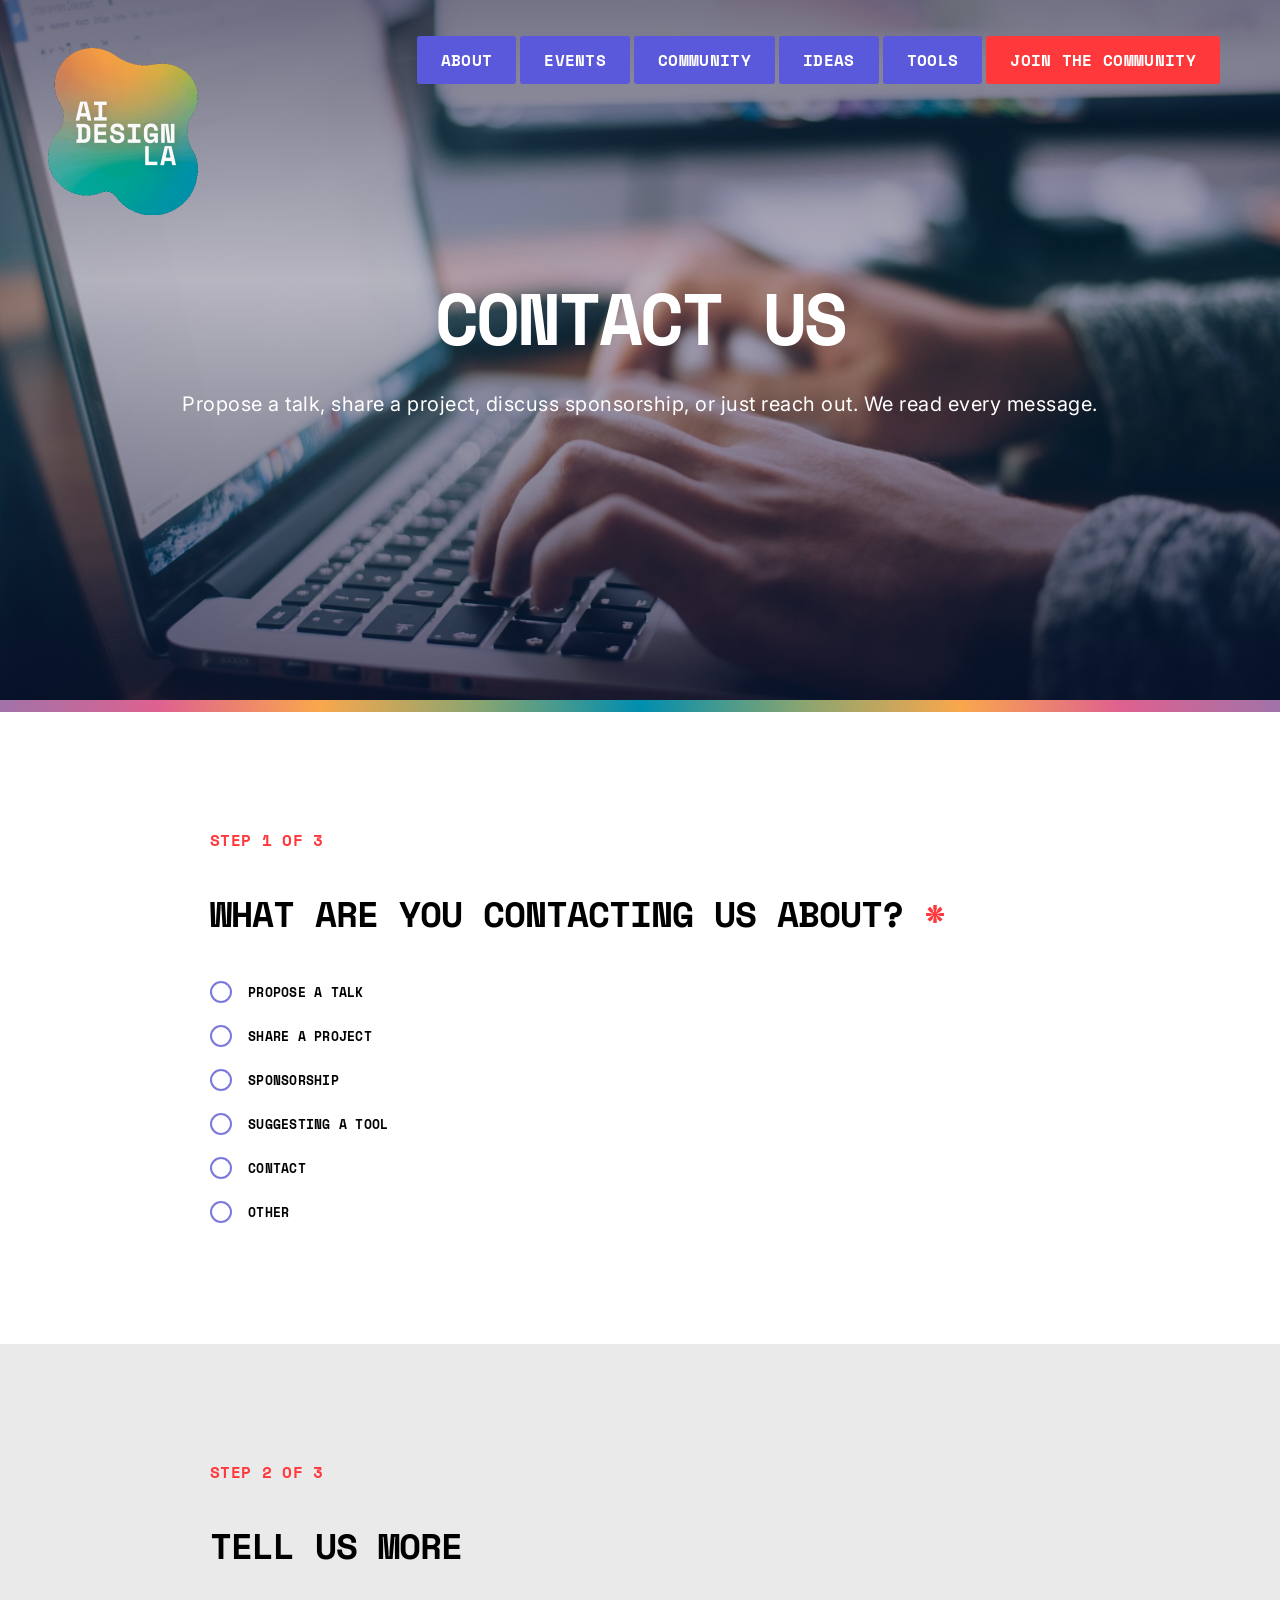
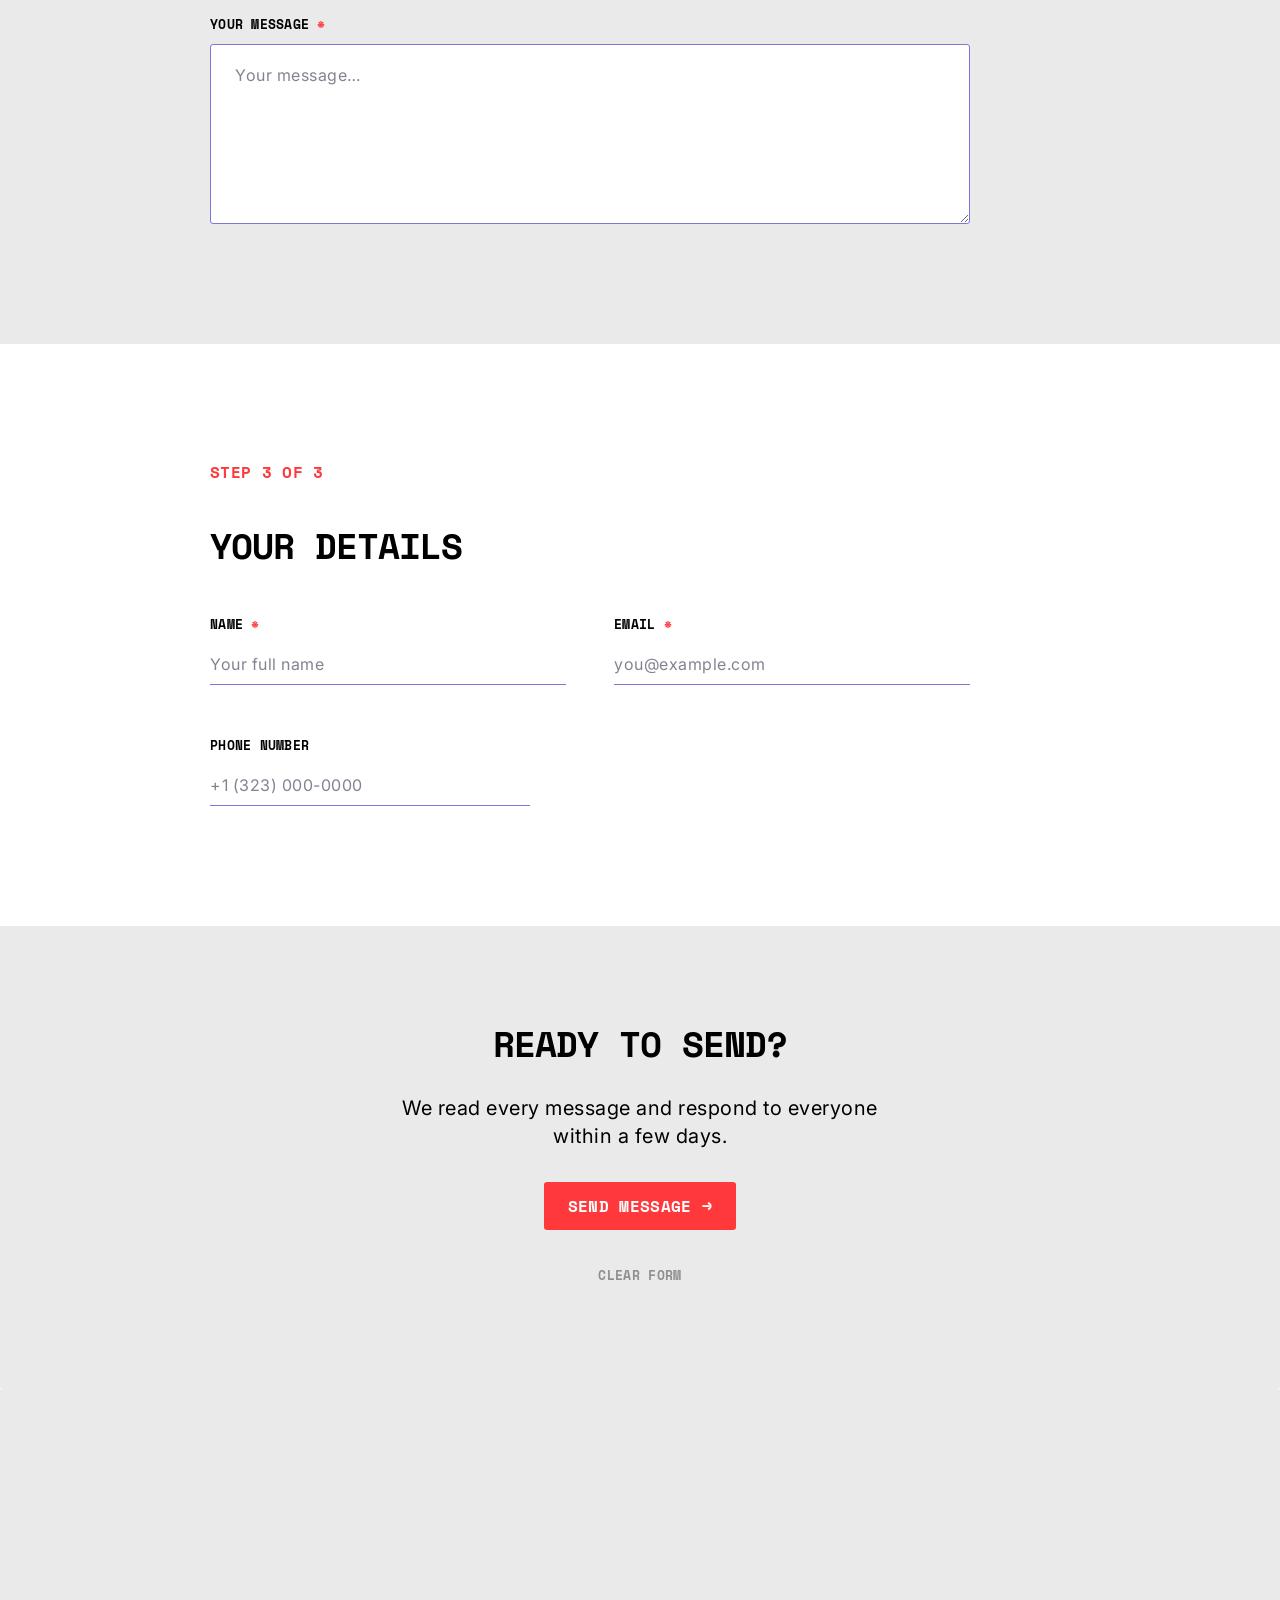
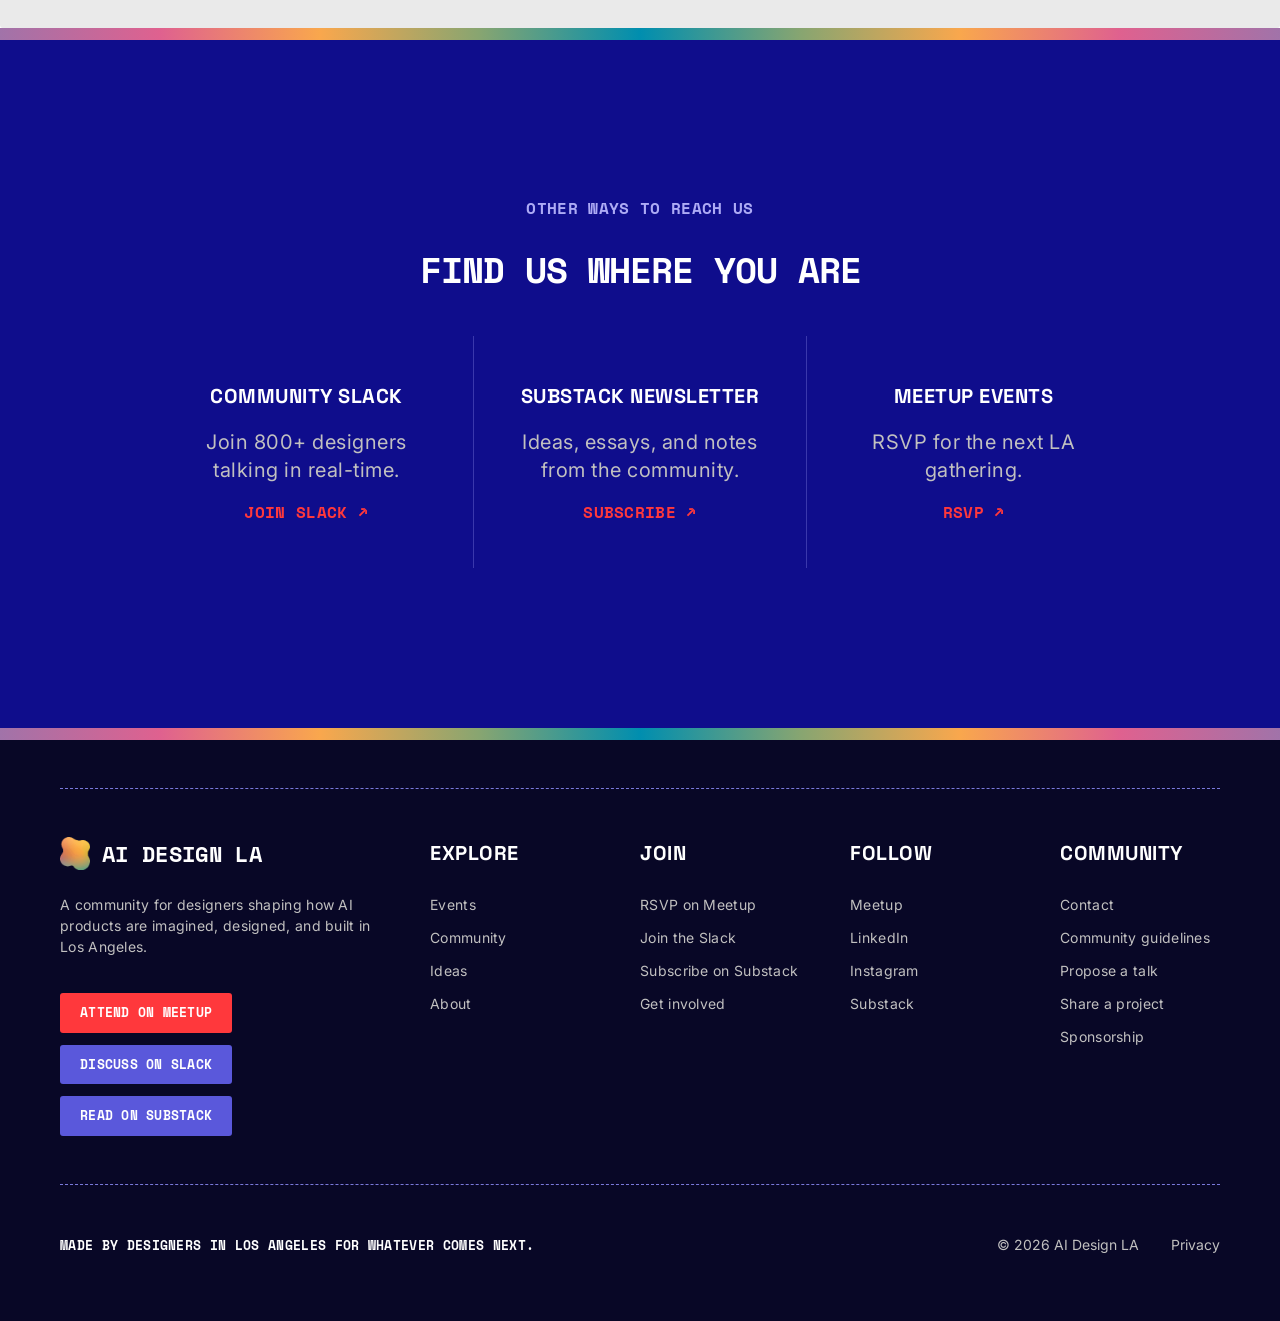
<file: contact.html>
<!doctype html>
<html lang="en">
<head>
  <meta charset="utf-8" />
  <meta name="viewport" content="width=device-width, initial-scale=1" />
  <title>Contact — AI Design LA</title>
  <meta
    name="description"
    content="Propose a talk, share a project, discuss sponsorship, or just reach out. We read every message."
  />
  <link rel="icon" href="images/favicon.png" type="image/png" />

  <link rel="preconnect" href="https://fonts.googleapis.com" />
  <link rel="preconnect" href="https://fonts.gstatic.com" crossorigin />
  <link
    href="https://fonts.googleapis.com/css2?family=Inter:wght@400;500;600&family=Outfit:wght@500&family=Roboto+Condensed:wght@700&family=Space+Grotesk:wght@700&family=Space+Mono:wght@400;700&display=swap"
    rel="stylesheet"
  />

  <link rel="stylesheet" href="css/tokens.css" />
  <link rel="stylesheet" href="css/base.css" />
  <link rel="stylesheet" href="css/components.css" />
  <link rel="stylesheet" href="css/contact.css" />
</head>
<body>
  <a class="visually-hidden" href="#main">Skip to content</a>

  <!-- Compact sticky nav: hidden at page top, reveals on scroll-up -->
  <header class="site-header" data-site-header>
    <a class="site-header__logo" href="index.html">
      <img src="images/logo-icon-animation.gif" alt="" width="43" height="48" />
      <span class="site-header__logo-text">
        <span>AI</span><span>Design</span><span>LA</span>
      </span>
    </a>

    <nav class="site-nav" data-site-nav aria-label="Primary">
      <a class="site-nav__link" href="about.html">About</a>
      <a class="site-nav__link" href="events.html">Events</a>
      <a class="site-nav__link" href="community.html">Community</a>
      <a class="site-nav__link" href="ideas.html">Ideas</a>
      <a class="site-nav__link" href="tools.html">Tools</a>
      <a class="site-nav__link site-nav__link--accent" href="https://www.meetup.com/ai-design-la/" target="_blank" rel="noopener">Join the community</a>
    </nav>

    <button class="nav-toggle" data-nav-toggle aria-label="Open menu" aria-expanded="false">
      <span class="nav-toggle__bar"></span>
      <span class="nav-toggle__bar"></span>
      <span class="nav-toggle__bar"></span>
    </button>
  </header>

  <!-- Mobile menu: full-screen overlay -->
  <div class="mobile-menu" data-mobile-menu>
    <div class="mobile-menu__header">
      <a class="mobile-menu__logo" href="index.html">
        <img src="images/logo-icon-animation.gif" alt="" width="43" height="48" />
        <span class="mobile-menu__logo-text">
          <span>AI</span><span>Design</span><span>LA</span>
        </span>
      </a>
      <button class="mobile-menu__close" data-mobile-close aria-label="Close menu">
        <svg viewBox="0 0 16.5332 16" xmlns="http://www.w3.org/2000/svg">
          <path fill="currentColor" d="M0.268262 0.259611C0.440253 0.0933737 0.673395 0 0.916476 0C1.15956 0 1.3927 0.0933737 1.56469 0.259611L16.2412 14.4628C16.3313 14.5441 16.4036 14.6421 16.4538 14.751C16.5039 14.8599 16.5309 14.9774 16.533 15.0966C16.5352 15.2158 16.5125 15.3342 16.4664 15.4448C16.4203 15.5553 16.3516 15.6557 16.2645 15.74C16.1774 15.8243 16.0736 15.8907 15.9594 15.9354C15.8452 15.98 15.7229 16.002 15.5997 15.9999C15.4765 15.9978 15.3551 15.9717 15.2426 15.9232C15.13 15.8746 15.0288 15.8047 14.9448 15.7175L0.268262 1.51423C0.0964852 1.34779 0 1.12216 0 0.886921C0 0.651679 0.0964852 0.426056 0.268262 0.259611Z" />
          <path fill="currentColor" d="M16.2405 0.259611C16.4123 0.426056 16.5088 0.651679 16.5088 0.886921C16.5088 1.12216 16.4123 1.34779 16.2405 1.51423L1.564 15.7175C1.39011 15.8743 1.16012 15.9596 0.922484 15.9556C0.684845 15.9515 0.458111 15.8584 0.290049 15.6957C0.121987 15.5331 0.0257188 15.3136 0.021526 15.0837C0.0173331 14.8537 0.105543 14.6311 0.267572 14.4628L14.9441 0.259611C15.1161 0.0933737 15.3492 0 15.5923 0C15.8354 0 16.0685 0.0933737 16.2405 0.259611Z" />
        </svg>
      </button>
    </div>

    <nav class="mobile-menu__list" aria-label="Mobile">
      <a class="mobile-menu__link type-heading-4" href="about.html">About</a>
      <a class="mobile-menu__link type-heading-4" href="events.html">Events</a>
      <a class="mobile-menu__link type-heading-4" href="community.html">Community</a>
      <a class="mobile-menu__link type-heading-4" href="ideas.html">Ideas</a>
      <a class="mobile-menu__link type-heading-4" href="tools.html">Tools</a>
      <a class="mobile-menu__link type-heading-4" href="index.html#join">Join us</a>
      <a class="mobile-menu__link type-heading-4" href="contact.html#contact">Contact</a>
    </nav>
  </div>

  <main id="main">
    <!-- Hero -->
    <section class="hero hero--page">
      <img class="hero__image" src="images/contact-hero.jpg" alt="" />
      <div class="hero__scrim" aria-hidden="true"></div>

      <a class="hero__logo" href="index.html">
        <img src="images/ADL-logo-animation.gif" alt="AI Design LA" width="150" height="167" />
      </a>

      <nav class="hero__nav" aria-label="Primary">
        <a class="site-nav__link" href="about.html">About</a>
        <a class="site-nav__link" href="events.html">Events</a>
        <a class="site-nav__link" href="community.html">Community</a>
        <a class="site-nav__link" href="ideas.html">Ideas</a>
        <a class="site-nav__link" href="tools.html">Tools</a>
        <a class="site-nav__link site-nav__link--accent" href="https://www.meetup.com/ai-design-la/" target="_blank" rel="noopener">Join The community</a>
      </nav>

      <div class="hero__content">
        <h1 class="type-display hero__title" data-hero-title>Contact Us</h1>
        <p class="type-body-large contact-hero__subtext">
          Propose a talk, share a project, discuss sponsorship, or just reach out. We read every message.
        </p>
      </div>
    </section>

    <div class="gradient-band" aria-hidden="true"></div>

    <div data-form-shell>
      <form data-formspree-form action="https://formspree.io/f/xwlkkzoj" method="POST">
        <input type="hidden" name="_subject" value="AI Design LA: Contact form" />
        <input class="form-honeypot" type="text" name="_gotcha" tabindex="-1" autocomplete="off" />

        <!-- Step 1: reason -->
        <div class="contact-section contact-section--white">
          <div class="contact-step">
            <p class="type-label-medium contact-step__eyebrow">Step 1 of 3</p>
            <h2 class="type-heading-2 contact-step__title">
              What are you contacting us about? <span class="required-asterisk">*</span>
            </h2>

            <div class="radio-group">
              <label class="radio-option">
                <input class="radio-option__input" type="radio" name="reason" value="propose-a-talk" required />
                <span class="radio-option__dot" aria-hidden="true"></span>
                <span class="radio-option__label">Propose a talk</span>
              </label>
              <label class="radio-option">
                <input class="radio-option__input" type="radio" name="reason" value="share-a-project" />
                <span class="radio-option__dot" aria-hidden="true"></span>
                <span class="radio-option__label">Share a project</span>
              </label>
              <label class="radio-option">
                <input class="radio-option__input" type="radio" name="reason" value="sponsorship" />
                <span class="radio-option__dot" aria-hidden="true"></span>
                <span class="radio-option__label">Sponsorship</span>
              </label>
              <label class="radio-option">
                <input class="radio-option__input" type="radio" name="reason" value="suggesting-a-tool" />
                <span class="radio-option__dot" aria-hidden="true"></span>
                <span class="radio-option__label">Suggesting a tool</span>
              </label>
              <label class="radio-option">
                <input class="radio-option__input" type="radio" name="reason" value="contact" />
                <span class="radio-option__dot" aria-hidden="true"></span>
                <span class="radio-option__label">Contact</span>
              </label>
              <label class="radio-option">
                <input class="radio-option__input" type="radio" name="reason" value="other" />
                <span class="radio-option__dot" aria-hidden="true"></span>
                <span class="radio-option__label">Other</span>
              </label>
            </div>
          </div>
        </div>

        <!-- Step 2: message -->
        <div class="contact-section contact-section--raised">
          <div class="contact-step">
            <p class="type-label-medium contact-step__eyebrow">Step 2 of 3</p>
            <h2 class="type-heading-2 contact-step__title">Tell us more</h2>

            <div class="field-row">
              <label class="field-label" for="contact-message">Your message <span class="required-asterisk">*</span></label>
              <textarea
                class="field-textarea"
                id="contact-message"
                name="message"
                placeholder="Your message…"
                required
              ></textarea>
            </div>
          </div>
        </div>

        <!-- Step 3: details -->
        <div class="contact-section contact-section--white">
          <div class="contact-step">
            <p class="type-label-medium contact-step__eyebrow">Step 3 of 3</p>
            <h2 class="type-heading-2 contact-step__title">Your details</h2>

            <div class="field-grid">
              <div>
                <label class="field-label" for="contact-name">Name <span class="required-asterisk">*</span></label>
                <input class="field-underline" type="text" id="contact-name" name="name" placeholder="Your full name" required />
              </div>
              <div>
                <label class="field-label" for="contact-email">Email <span class="required-asterisk">*</span></label>
                <input class="field-underline" type="email" id="contact-email" name="email" placeholder="you@example.com" required />
              </div>
            </div>

            <div class="field-row">
              <label class="field-label" for="contact-phone">Phone number</label>
              <input class="field-underline field-underline--narrow" type="tel" id="contact-phone" name="phone" placeholder="+1 (323) 000-0000" />
            </div>
          </div>
        </div>

        <!-- Step 4: submit -->
        <div class="contact-section contact-section--raised contact-section--cta">
          <h2 class="type-heading-2">Ready to send?</h2>
          <p class="type-body-large contact-cta__body">We read every message and respond to everyone within a few days.</p>
          <button class="btn btn--accent" type="submit">Send Message →</button>
          <button class="contact-cta__clear" type="button" data-clear-form>Clear form</button>
        </div>
      </form>

      <p class="form__status contact-section contact-section--raised" data-form-status hidden></p>
    </div>

    <div class="gradient-band" aria-hidden="true"></div>

    <!-- Other ways to reach us -->
    <section class="section section--canvas-vivid">
      <div class="section__intro">
        <p class="type-label-medium channel-links__eyebrow">Other ways to reach us</p>
        <h2 class="type-heading-2">Find us where you are</h2>
      </div>

      <div class="channel-links">
        <div class="channel-links__item">
          <h3 class="type-heading-4 channel-links__title">Community Slack</h3>
          <p class="type-body-large channel-links__body">Join 800+ designers talking in real-time.</p>
          <a
            class="type-label-medium channel-links__link"
            href="https://join.slack.com/t/aidesignla/shared_invite/zt-463ey9es3-E1GQ32V9WsWTPpd9auVw3w"
            target="_blank"
            rel="noopener"
          >
            Join Slack ↗
          </a>
        </div>
        <div class="channel-links__item">
          <h3 class="type-heading-4 channel-links__title">Substack Newsletter</h3>
          <p class="type-body-large channel-links__body">Ideas, essays, and notes from the community.</p>
          <a class="type-label-medium channel-links__link" href="https://aidesignla.substack.com/" target="_blank" rel="noopener">Subscribe ↗</a>
        </div>
        <div class="channel-links__item">
          <h3 class="type-heading-4 channel-links__title">Meetup Events</h3>
          <p class="type-body-large channel-links__body">RSVP for the next LA gathering.</p>
          <a class="type-label-medium channel-links__link" href="https://www.meetup.com/ai-design-la/" target="_blank" rel="noopener">
            RSVP ↗
          </a>
        </div>
      </div>
    </section>

    <div class="gradient-band" aria-hidden="true"></div>
  </main>

  <footer class="site-footer">
    <hr class="site-footer__rule" />

    <div class="site-footer__grid">
      <div class="site-footer__brand">
        <p class="site-footer__brand-name">
          <img src="images/logo-icon-animation.gif" alt="" width="30" height="33" />
          <span>AI Design LA</span>
        </p>
        <p class="site-footer__brand-copy">
          A community for designers shaping how AI products are imagined, designed, and built in Los Angeles.
        </p>
        <div class="site-footer__brand-links">
          <a class="btn btn--accent btn--small" href="https://www.meetup.com/ai-design-la/" target="_blank" rel="noopener">
            Attend on Meetup
          </a>
          <a
            class="btn btn--brand btn--small"
            href="https://join.slack.com/t/aidesignla/shared_invite/zt-463ey9es3-E1GQ32V9WsWTPpd9auVw3w"
            target="_blank"
            rel="noopener"
          >
            Discuss on Slack
          </a>
          <a class="btn btn--brand btn--small" href="https://aidesignla.substack.com/" target="_blank" rel="noopener">Read on Substack</a>
        </div>
      </div>

      <div class="site-footer__col">
        <p class="site-footer__col-title">Explore</p>
        <nav class="site-footer__col-links" aria-label="Explore">
          <a href="events.html">Events</a>
          <a href="community.html">Community</a>
          <a href="ideas.html">Ideas</a>
          <a href="about.html">About</a>
        </nav>
      </div>

      <div class="site-footer__col">
        <p class="site-footer__col-title">Join</p>
        <nav class="site-footer__col-links" aria-label="Join">
          <a href="https://www.meetup.com/ai-design-la/" target="_blank" rel="noopener">RSVP on Meetup</a>
          <a
            href="https://join.slack.com/t/aidesignla/shared_invite/zt-463ey9es3-E1GQ32V9WsWTPpd9auVw3w"
            target="_blank"
            rel="noopener"
          >
            Join the Slack
          </a>
          <a href="https://aidesignla.substack.com/" target="_blank" rel="noopener">Subscribe on Substack</a>
          <a href="contact.html">Get involved</a>
        </nav>
      </div>

      <div class="site-footer__col">
        <p class="site-footer__col-title">Follow</p>
        <nav class="site-footer__col-links" aria-label="Follow">
          <a href="https://www.meetup.com/ai-design-la/" target="_blank" rel="noopener">Meetup</a>
          <a href="https://www.linkedin.com/company/ai-design-la/" target="_blank" rel="noopener">LinkedIn</a>
          <a href="https://www.instagram.com/aidesignla" target="_blank" rel="noopener">Instagram</a>
          <a href="https://aidesignla.substack.com/" target="_blank" rel="noopener">Substack</a>
        </nav>
      </div>

      <div class="site-footer__col">
        <p class="site-footer__col-title">Community</p>
        <nav class="site-footer__col-links" aria-label="Community" id="contribute">
          <a href="contact.html#contact">Contact</a>
          <a href="community.html#guidelines">Community guidelines</a>
          <a href="contact.html#propose-a-talk">Propose a talk</a>
          <a href="contact.html#share-a-project">Share a project</a>
          <a href="contact.html#sponsorship">Sponsorship</a>
        </nav>
      </div>
    </div>

    <hr class="site-footer__rule" />

    <div class="site-footer__bottom">
      <p class="site-footer__tagline">Made by designers in Los Angeles for whatever comes next.</p>
      <div class="site-footer__legal">
        <span>© 2026 AI Design LA</span>
        <a href="#">Privacy</a>
      </div>
    </div>
  </footer>

  <script src="js/forms.js"></script>
  <script src="js/contact.js"></script>
  <script src="js/main.js"></script>
</body>
</html>
</file>
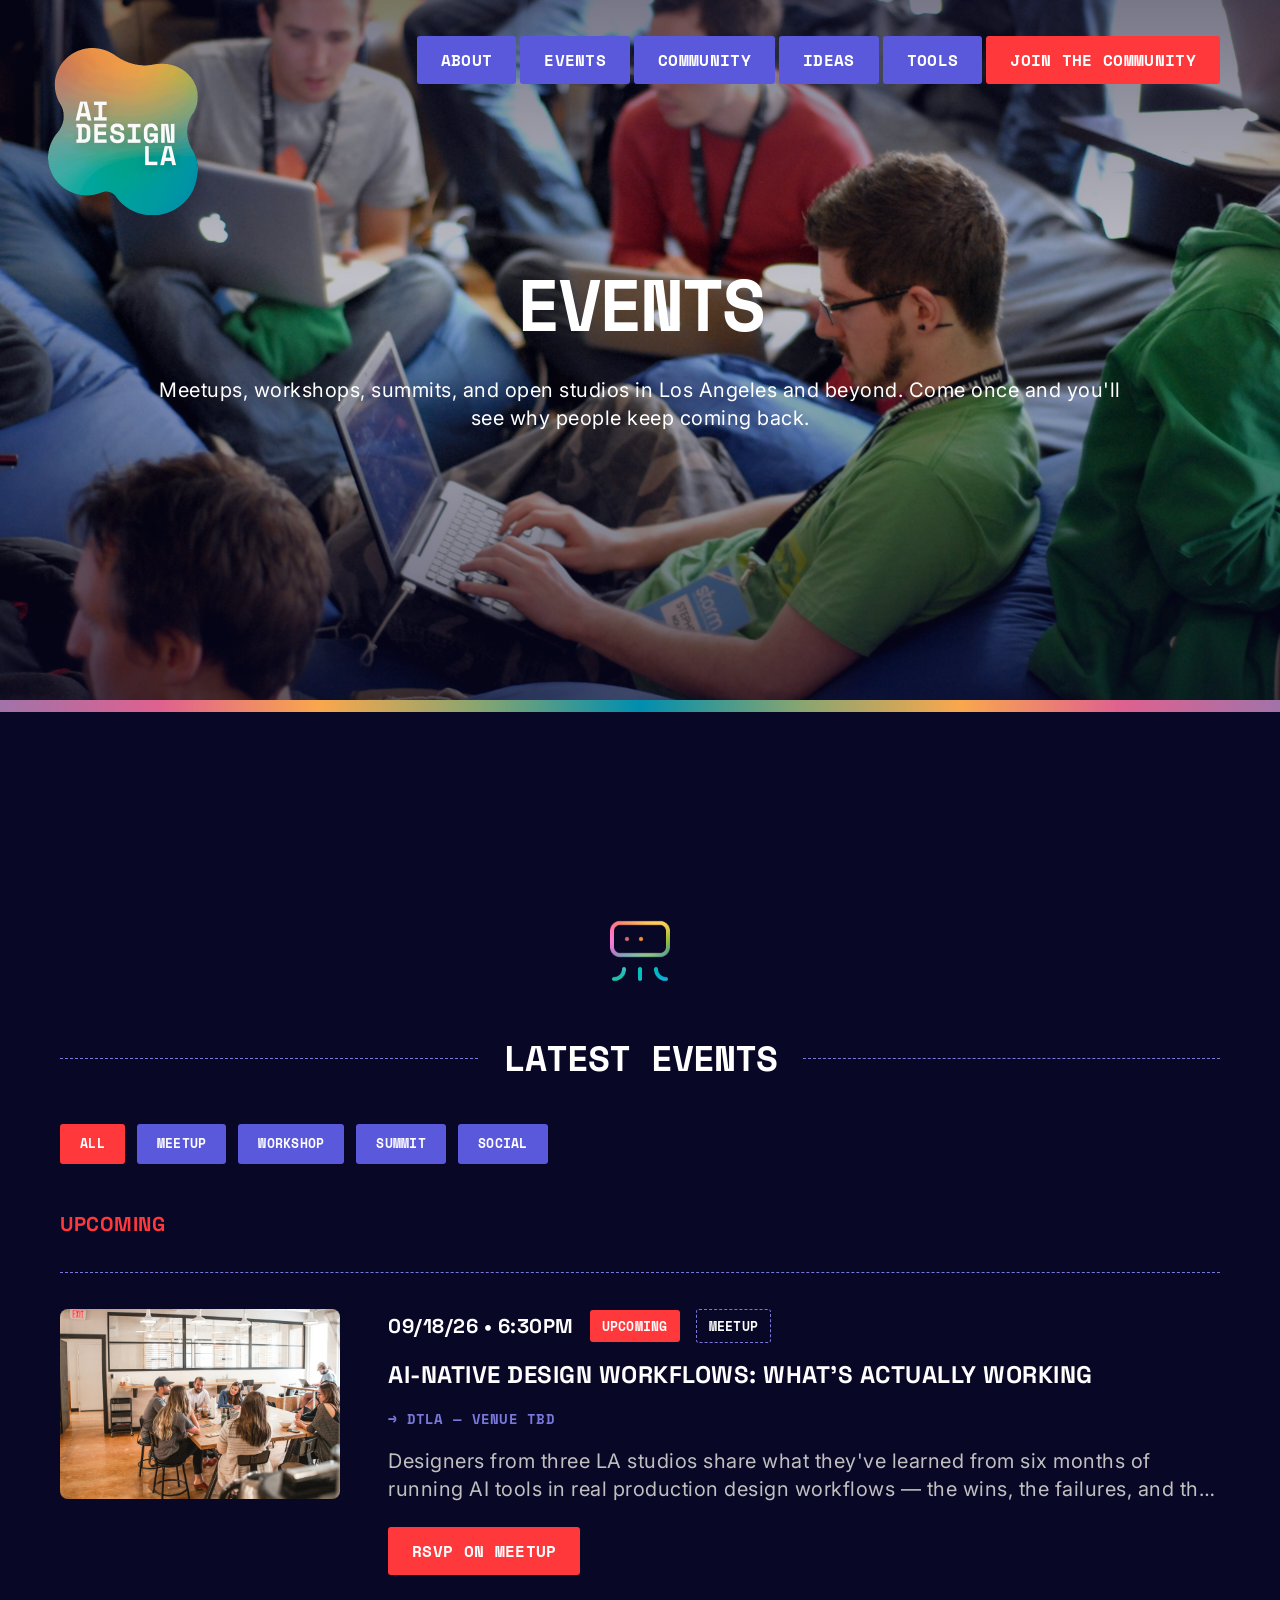
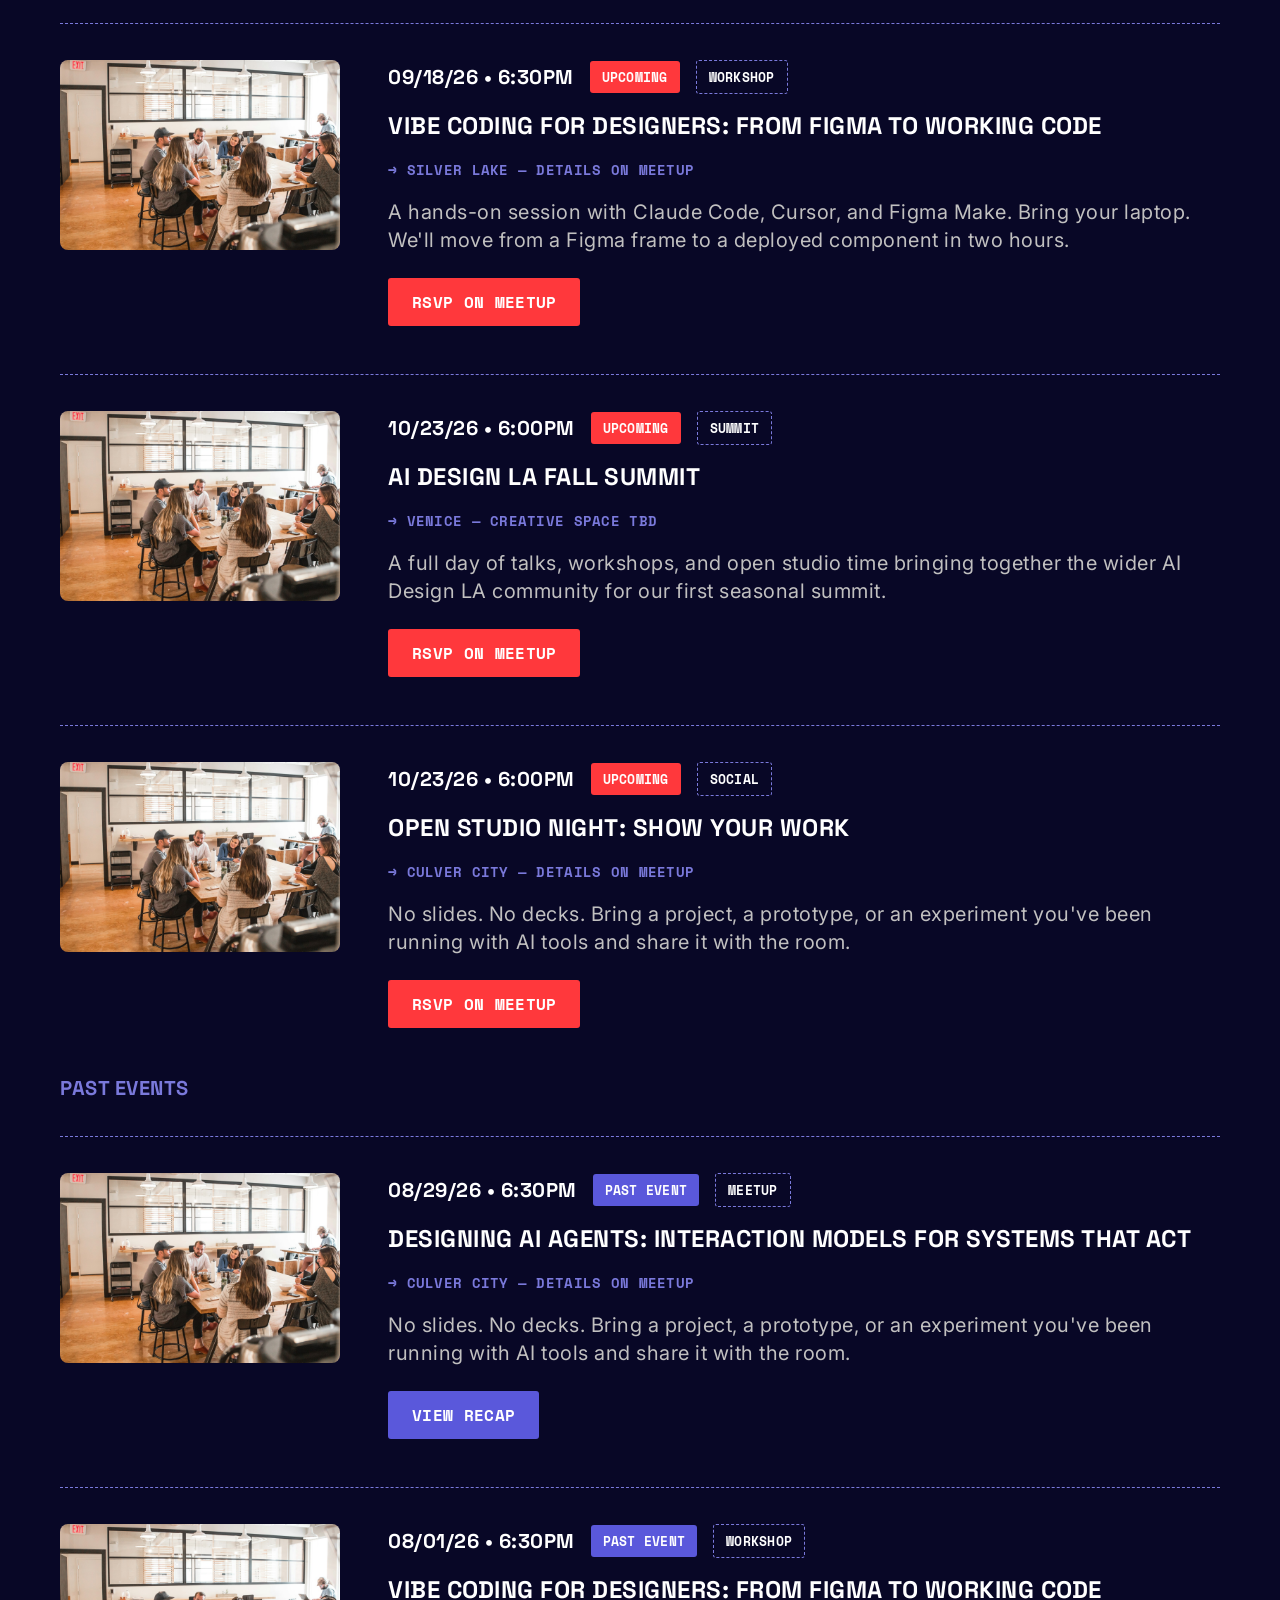
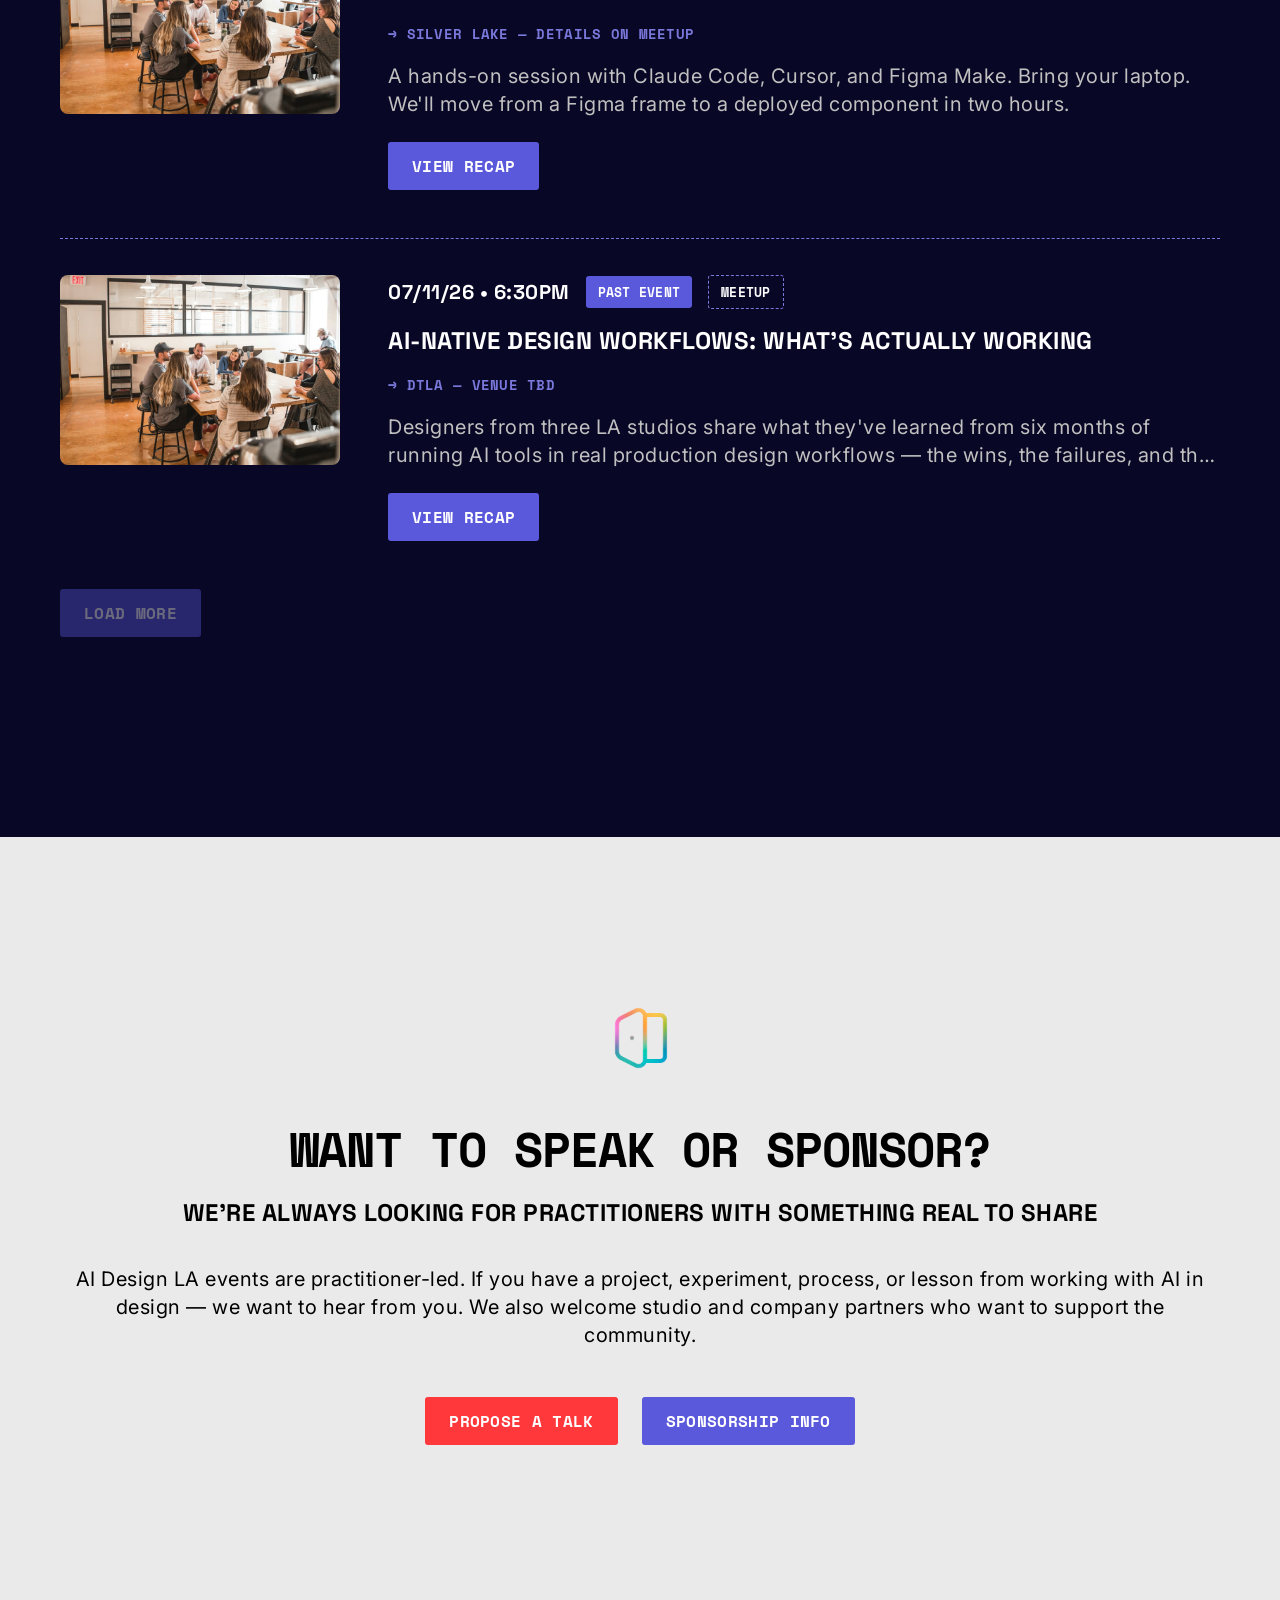
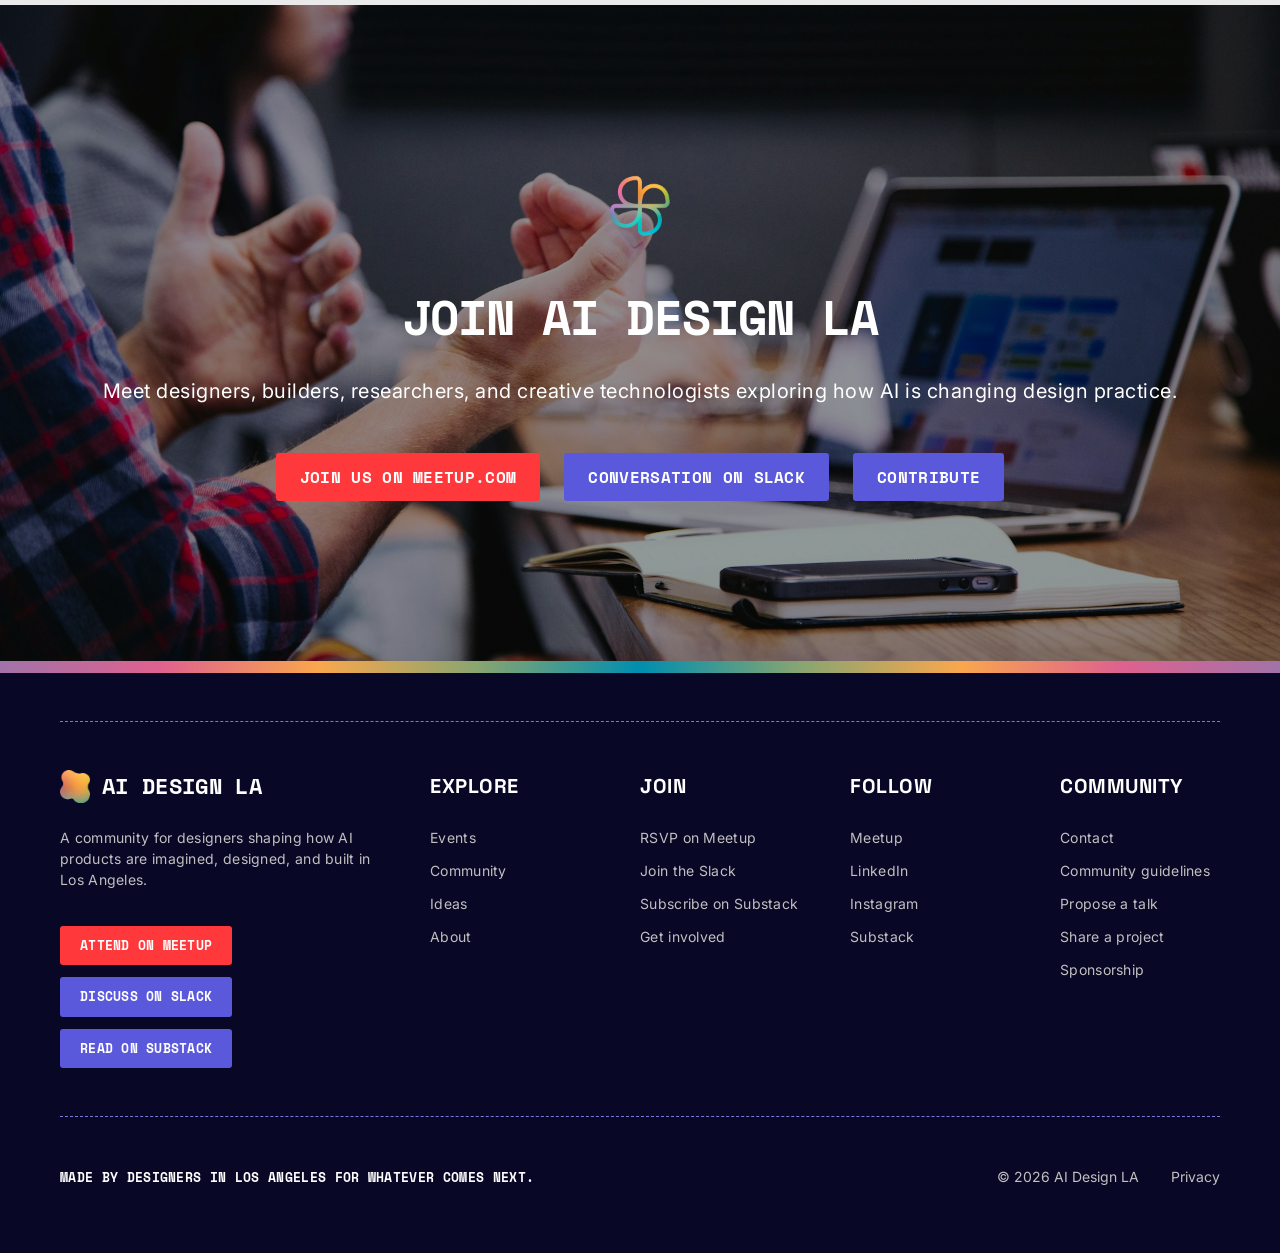
<file: events.html>
<!doctype html>
<html lang="en">
<head>
  <meta charset="utf-8" />
  <meta name="viewport" content="width=device-width, initial-scale=1" />
  <title>Events — AI Design LA</title>
  <meta
    name="description"
    content="Meetups, workshops, summits, and open studios in Los Angeles and beyond, hosted by AI Design LA."
  />
  <link rel="icon" href="images/favicon.png" type="image/png" />

  <link rel="preconnect" href="https://fonts.googleapis.com" />
  <link rel="preconnect" href="https://fonts.gstatic.com" crossorigin />
  <link
    href="https://fonts.googleapis.com/css2?family=Inter:wght@400;500;600&family=Outfit:wght@500&family=Roboto+Condensed:wght@700&family=Space+Grotesk:wght@700&family=Space+Mono:wght@400;700&display=swap"
    rel="stylesheet"
  />

  <link rel="stylesheet" href="css/tokens.css" />
  <link rel="stylesheet" href="css/base.css" />
  <link rel="stylesheet" href="css/components.css" />
  <link rel="stylesheet" href="css/events.css" />
</head>
<body>
  <a class="visually-hidden" href="#main">Skip to content</a>

  <!-- Compact sticky nav: hidden at page top, reveals on scroll-up -->
  <header class="site-header" data-site-header>
    <a class="site-header__logo" href="index.html">
      <img src="images/logo-icon-animation.gif" alt="" width="43" height="48" />
      <span class="site-header__logo-text">
        <span>AI</span><span>Design</span><span>LA</span>
      </span>
    </a>

    <nav class="site-nav" data-site-nav aria-label="Primary">
      <a class="site-nav__link" href="about.html">About</a>
      <a class="site-nav__link" href="events.html">Events</a>
      <a class="site-nav__link" href="community.html">Community</a>
      <a class="site-nav__link" href="ideas.html">Ideas</a>
      <a class="site-nav__link" href="tools.html">Tools</a>
      <a class="site-nav__link site-nav__link--accent" href="https://www.meetup.com/ai-design-la/" target="_blank" rel="noopener">Join the community</a>
    </nav>

    <button class="nav-toggle" data-nav-toggle aria-label="Open menu" aria-expanded="false">
      <span class="nav-toggle__bar"></span>
      <span class="nav-toggle__bar"></span>
      <span class="nav-toggle__bar"></span>
    </button>
  </header>

  <!-- Mobile menu: full-screen overlay -->
  <div class="mobile-menu" data-mobile-menu>
    <div class="mobile-menu__header">
      <a class="mobile-menu__logo" href="index.html">
        <img src="images/logo-icon-animation.gif" alt="" width="43" height="48" />
        <span class="mobile-menu__logo-text">
          <span>AI</span><span>Design</span><span>LA</span>
        </span>
      </a>
      <button class="mobile-menu__close" data-mobile-close aria-label="Close menu">
        <svg viewBox="0 0 16.5332 16" xmlns="http://www.w3.org/2000/svg">
          <path fill="currentColor" d="M0.268262 0.259611C0.440253 0.0933737 0.673395 0 0.916476 0C1.15956 0 1.3927 0.0933737 1.56469 0.259611L16.2412 14.4628C16.3313 14.5441 16.4036 14.6421 16.4538 14.751C16.5039 14.8599 16.5309 14.9774 16.533 15.0966C16.5352 15.2158 16.5125 15.3342 16.4664 15.4448C16.4203 15.5553 16.3516 15.6557 16.2645 15.74C16.1774 15.8243 16.0736 15.8907 15.9594 15.9354C15.8452 15.98 15.7229 16.002 15.5997 15.9999C15.4765 15.9978 15.3551 15.9717 15.2426 15.9232C15.13 15.8746 15.0288 15.8047 14.9448 15.7175L0.268262 1.51423C0.0964852 1.34779 0 1.12216 0 0.886921C0 0.651679 0.0964852 0.426056 0.268262 0.259611Z" />
          <path fill="currentColor" d="M16.2405 0.259611C16.4123 0.426056 16.5088 0.651679 16.5088 0.886921C16.5088 1.12216 16.4123 1.34779 16.2405 1.51423L1.564 15.7175C1.39011 15.8743 1.16012 15.9596 0.922484 15.9556C0.684845 15.9515 0.458111 15.8584 0.290049 15.6957C0.121987 15.5331 0.0257188 15.3136 0.021526 15.0837C0.0173331 14.8537 0.105543 14.6311 0.267572 14.4628L14.9441 0.259611C15.1161 0.0933737 15.3492 0 15.5923 0C15.8354 0 16.0685 0.0933737 16.2405 0.259611Z" />
        </svg>
      </button>
    </div>

    <nav class="mobile-menu__list" aria-label="Mobile">
      <a class="mobile-menu__link type-heading-4" href="about.html">About</a>
      <a class="mobile-menu__link type-heading-4" href="events.html">Events</a>
      <a class="mobile-menu__link type-heading-4" href="community.html">Community</a>
      <a class="mobile-menu__link type-heading-4" href="ideas.html">Ideas</a>
      <a class="mobile-menu__link type-heading-4" href="tools.html">Tools</a>
      <a class="mobile-menu__link type-heading-4" href="index.html#join">Join us</a>
      <a class="mobile-menu__link type-heading-4" href="contact.html#contact">Contact</a>
    </nav>
  </div>

  <main id="main">
    <!-- Hero -->
    <section class="hero hero--page">
      <img class="hero__image" src="images/events-hero.jpg" alt="" />
      <div class="hero__scrim" aria-hidden="true"></div>

      <a class="hero__logo" href="index.html">
        <img src="images/ADL-logo-animation.gif" alt="AI Design LA" width="150" height="167" />
      </a>

      <nav class="hero__nav" aria-label="Primary">
        <a class="site-nav__link" href="about.html">About</a>
        <a class="site-nav__link" href="events.html">Events</a>
        <a class="site-nav__link" href="community.html">Community</a>
        <a class="site-nav__link" href="ideas.html">Ideas</a>
        <a class="site-nav__link" href="tools.html">Tools</a>
        <a class="site-nav__link site-nav__link--accent" href="https://www.meetup.com/ai-design-la/" target="_blank" rel="noopener">Join The community</a>
      </nav>

      <div class="hero__content">
        <h1 class="type-display hero__title" data-hero-title>Events</h1>
        <p class="type-body-large">
          Meetups, workshops, summits, and open studios in Los Angeles and beyond. Come once and you'll see why
          people keep coming back.
        </p>
      </div>
    </section>

    <div class="gradient-band" aria-hidden="true"></div>

    <!-- Latest events -->
    <section class="section section--canvas section--spacious">
      <span class="icon" aria-hidden="true">
        <img src="images/Icon-4.png" alt="" width="80" height="80" />
      </span>

      <h2 class="type-heading-2 rule-heading">Latest events</h2>

      <div class="event-list">
        <div class="filter-bar" data-filter-bar>
          <button type="button" class="btn btn--brand btn--small is-active" data-filter="all">All</button>
          <button type="button" class="btn btn--brand btn--small" data-filter="meetup">Meetup</button>
          <button type="button" class="btn btn--brand btn--small" data-filter="workshop">Workshop</button>
          <button type="button" class="btn btn--brand btn--small" data-filter="summit">Summit</button>
          <button type="button" class="btn btn--brand btn--small" data-filter="social">Social</button>
        </div>

        <div class="event-group">
          <h3 class="event-group__title event-group__title--upcoming">Upcoming</h3>

          <div class="event-group__list" data-filter-list>
            <article class="event-row" data-category="meetup">
              <img class="event-row__thumb" src="images/event-placeholder.jpg" alt="" />
              <div class="event-row__body">
                <div class="event-row__meta">
                  <p class="event-row__date">09/18/26 • 6:30PM</p>
                  <span class="tag tag--solid-accent">Upcoming</span>
                  <span class="tag tag--outline">Meetup</span>
                </div>
                <h4 class="event-row__title">AI-Native Design Workflows: What's Actually Working</h4>
                <p class="event-row__location">→ DTLA — Venue TBD</p>
                <p class="event-row__excerpt">
                  Designers from three LA studios share what they've learned from six months of running AI
                  tools in real production design workflows — the wins, the failures, and the surprises.
                </p>
                <div class="event-row__cta">
                  <a class="btn btn--accent" href="https://www.meetup.com/ai-design-la/" target="_blank" rel="noopener">
                    RSVP on Meetup
                  </a>
                </div>
              </div>
            </article>

            <article class="event-row" data-category="workshop">
              <img class="event-row__thumb" src="images/event-placeholder.jpg" alt="" />
              <div class="event-row__body">
                <div class="event-row__meta">
                  <p class="event-row__date">09/18/26 • 6:30PM</p>
                  <span class="tag tag--solid-accent">Upcoming</span>
                  <span class="tag tag--outline">Workshop</span>
                </div>
                <h4 class="event-row__title">Vibe Coding for Designers: From Figma to Working Code</h4>
                <p class="event-row__location">→ Silver Lake — Details on Meetup</p>
                <p class="event-row__excerpt">
                  A hands-on session with Claude Code, Cursor, and Figma Make. Bring your laptop. We'll move
                  from a Figma frame to a deployed component in two hours.
                </p>
                <div class="event-row__cta">
                  <a class="btn btn--accent" href="https://www.meetup.com/ai-design-la/" target="_blank" rel="noopener">
                    RSVP on Meetup
                  </a>
                </div>
              </div>
            </article>

            <article class="event-row" data-category="summit">
              <img class="event-row__thumb" src="images/event-placeholder.jpg" alt="" />
              <div class="event-row__body">
                <div class="event-row__meta">
                  <p class="event-row__date">10/23/26 • 6:00PM</p>
                  <span class="tag tag--solid-accent">Upcoming</span>
                  <span class="tag tag--outline">Summit</span>
                </div>
                <h4 class="event-row__title">AI Design LA Fall Summit</h4>
                <p class="event-row__location">→ Venice — Creative Space TBD</p>
                <p class="event-row__excerpt">
                  A full day of talks, workshops, and open studio time bringing together the wider AI Design LA
                  community for our first seasonal summit.
                </p>
                <div class="event-row__cta">
                  <a class="btn btn--accent" href="https://www.meetup.com/ai-design-la/" target="_blank" rel="noopener">
                    RSVP on Meetup
                  </a>
                </div>
              </div>
            </article>

            <article class="event-row" data-category="social">
              <img class="event-row__thumb" src="images/event-placeholder.jpg" alt="" />
              <div class="event-row__body">
                <div class="event-row__meta">
                  <p class="event-row__date">10/23/26 • 6:00PM</p>
                  <span class="tag tag--solid-accent">Upcoming</span>
                  <span class="tag tag--outline">Social</span>
                </div>
                <h4 class="event-row__title">Open Studio Night: Show Your Work</h4>
                <p class="event-row__location">→ Culver City — Details on Meetup</p>
                <p class="event-row__excerpt">
                  No slides. No decks. Bring a project, a prototype, or an experiment you've been running with
                  AI tools and share it with the room.
                </p>
                <div class="event-row__cta">
                  <a class="btn btn--accent" href="https://www.meetup.com/ai-design-la/" target="_blank" rel="noopener">
                    RSVP on Meetup
                  </a>
                </div>
              </div>
            </article>
          </div>
        </div>

        <div class="event-group">
          <h3 class="event-group__title event-group__title--past">Past events</h3>

          <div class="event-group__list" data-filter-list>
            <article class="event-row" data-category="meetup">
              <img class="event-row__thumb" src="images/event-placeholder.jpg" alt="" />
              <div class="event-row__body">
                <div class="event-row__meta">
                  <p class="event-row__date">08/29/26 • 6:30PM</p>
                  <span class="tag tag--solid-brand">Past event</span>
                  <span class="tag tag--outline">Meetup</span>
                </div>
                <h4 class="event-row__title">Designing AI Agents: Interaction Models for Systems That Act</h4>
                <p class="event-row__location">→ Culver City — Details on Meetup</p>
                <p class="event-row__excerpt">
                  No slides. No decks. Bring a project, a prototype, or an experiment you've been running with
                  AI tools and share it with the room.
                </p>
                <div class="event-row__cta">
                  <a class="btn btn--brand" href="index.html#ideas">View Recap</a>
                </div>
              </div>
            </article>

            <article class="event-row" data-category="workshop">
              <img class="event-row__thumb" src="images/event-placeholder.jpg" alt="" />
              <div class="event-row__body">
                <div class="event-row__meta">
                  <p class="event-row__date">08/01/26 • 6:30PM</p>
                  <span class="tag tag--solid-brand">Past event</span>
                  <span class="tag tag--outline">Workshop</span>
                </div>
                <h4 class="event-row__title">Vibe Coding for Designers: From Figma to Working Code</h4>
                <p class="event-row__location">→ Silver Lake — Details on Meetup</p>
                <p class="event-row__excerpt">
                  A hands-on session with Claude Code, Cursor, and Figma Make. Bring your laptop. We'll move
                  from a Figma frame to a deployed component in two hours.
                </p>
                <div class="event-row__cta">
                  <a class="btn btn--brand" href="index.html#ideas">View Recap</a>
                </div>
              </div>
            </article>

            <article class="event-row" data-category="meetup">
              <img class="event-row__thumb" src="images/event-placeholder.jpg" alt="" />
              <div class="event-row__body">
                <div class="event-row__meta">
                  <p class="event-row__date">07/11/26 • 6:30PM</p>
                  <span class="tag tag--solid-brand">Past event</span>
                  <span class="tag tag--outline">Meetup</span>
                </div>
                <h4 class="event-row__title">AI-Native Design Workflows: What's Actually Working</h4>
                <p class="event-row__location">→ DTLA — Venue TBD</p>
                <p class="event-row__excerpt">
                  Designers from three LA studios share what they've learned from six months of running AI
                  tools in real production design workflows — the wins, the failures, and the surprises.
                </p>
                <div class="event-row__cta">
                  <a class="btn btn--brand" href="index.html#ideas">View Recap</a>
                </div>
              </div>
            </article>
          </div>
        </div>

        <div class="button-row">
          <button type="button" class="btn btn--brand" data-load-more disabled>Load More</button>
        </div>
      </div>
    </section>

    <!-- Propose / sponsor CTA -->
    <section class="section section--raised">
      <span class="icon" aria-hidden="true">
        <img src="images/Icon-12.png" alt="" width="80" height="80" />
      </span>

      <div class="section__intro">
        <div class="section__eyebrow">
          <h2 class="type-heading-1">Want to speak or sponsor?</h2>
          <p class="type-heading-3">We're always looking for practitioners with something real to share</p>
        </div>
        <p class="type-body-large">
          AI Design LA events are practitioner-led. If you have a project, experiment, process, or lesson from
          working with AI in design — we want to hear from you. We also welcome studio and company partners who
          want to support the community.
        </p>
      </div>

      <div class="button-row">
        <a class="btn btn--accent" href="contact.html#propose-a-talk">Propose a Talk</a>
        <a class="btn btn--brand" href="contact.html#sponsorship">Sponsorship Info</a>
      </div>
    </section>

    <!-- Join us -->
    <section class="section join" id="join">
      <img class="join__image" src="images/join-image.jpg" alt="" />
      <div class="join__scrim join__scrim--dark" aria-hidden="true"></div>

      <span class="icon" aria-hidden="true">
        <img src="images/Icon-6.png" alt="" width="80" height="80" />
      </span>

      <div class="section__intro">
        <h2 class="type-heading-1">Join AI Design LA</h2>
        <p class="type-body-large">
          Meet designers, builders, researchers, and creative technologists exploring how AI is changing design
          practice.
        </p>
      </div>

      <div class="join__actions">
        <a class="btn btn--accent" href="https://www.meetup.com/ai-design-la/" target="_blank" rel="noopener">
          Join us on Meetup.com
        </a>
        <a
          class="btn btn--brand"
          href="https://join.slack.com/t/aidesignla/shared_invite/zt-463ey9es3-E1GQ32V9WsWTPpd9auVw3w"
          target="_blank"
          rel="noopener"
        >
          Conversation on Slack
        </a>
        <a class="btn btn--brand" href="contact.html">Contribute</a>
      </div>
    </section>

    <div class="gradient-band" aria-hidden="true"></div>
  </main>

  <footer class="site-footer">
    <hr class="site-footer__rule" />

    <div class="site-footer__grid">
      <div class="site-footer__brand">
        <p class="site-footer__brand-name">
          <img src="images/logo-icon-animation.gif" alt="" width="30" height="33" />
          <span>AI Design LA</span>
        </p>
        <p class="site-footer__brand-copy">
          A community for designers shaping how AI products are imagined, designed, and built in Los Angeles.
        </p>
        <div class="site-footer__brand-links">
          <a class="btn btn--accent btn--small" href="https://www.meetup.com/ai-design-la/" target="_blank" rel="noopener">
            Attend on Meetup
          </a>
          <a
            class="btn btn--brand btn--small"
            href="https://join.slack.com/t/aidesignla/shared_invite/zt-463ey9es3-E1GQ32V9WsWTPpd9auVw3w"
            target="_blank"
            rel="noopener"
          >
            Discuss on Slack
          </a>
          <a class="btn btn--brand btn--small" href="https://aidesignla.substack.com/" target="_blank" rel="noopener">Read on Substack</a>
        </div>
      </div>

      <div class="site-footer__col">
        <p class="site-footer__col-title">Explore</p>
        <nav class="site-footer__col-links" aria-label="Explore">
          <a href="events.html">Events</a>
          <a href="community.html">Community</a>
          <a href="ideas.html">Ideas</a>
          <a href="about.html">About</a>
        </nav>
      </div>

      <div class="site-footer__col">
        <p class="site-footer__col-title">Join</p>
        <nav class="site-footer__col-links" aria-label="Join">
          <a href="https://www.meetup.com/ai-design-la/" target="_blank" rel="noopener">RSVP on Meetup</a>
          <a
            href="https://join.slack.com/t/aidesignla/shared_invite/zt-463ey9es3-E1GQ32V9WsWTPpd9auVw3w"
            target="_blank"
            rel="noopener"
          >
            Join the Slack
          </a>
          <a href="https://aidesignla.substack.com/" target="_blank" rel="noopener">Subscribe on Substack</a>
          <a href="contact.html">Get involved</a>
        </nav>
      </div>

      <div class="site-footer__col">
        <p class="site-footer__col-title">Follow</p>
        <nav class="site-footer__col-links" aria-label="Follow">
          <a href="https://www.meetup.com/ai-design-la/" target="_blank" rel="noopener">Meetup</a>
          <a href="https://www.linkedin.com/company/ai-design-la/" target="_blank" rel="noopener">LinkedIn</a>
          <a href="https://www.instagram.com/aidesignla" target="_blank" rel="noopener">Instagram</a>
          <a href="https://aidesignla.substack.com/" target="_blank" rel="noopener">Substack</a>
        </nav>
      </div>

      <div class="site-footer__col">
        <p class="site-footer__col-title">Community</p>
        <nav class="site-footer__col-links" aria-label="Community" id="contribute">
          <a href="contact.html#contact">Contact</a>
          <a href="community.html#guidelines">Community guidelines</a>
          <a href="contact.html#propose-a-talk">Propose a talk</a>
          <a href="contact.html#share-a-project">Share a project</a>
          <a href="contact.html#sponsorship">Sponsorship</a>
        </nav>
      </div>
    </div>

    <hr class="site-footer__rule" />

    <div class="site-footer__bottom">
      <p class="site-footer__tagline">Made by designers in Los Angeles for whatever comes next.</p>
      <div class="site-footer__legal">
        <span>© 2026 AI Design LA</span>
        <a href="#">Privacy</a>
      </div>
    </div>
  </footer>

  <script src="js/main.js"></script>
</body>
</html>
</file>
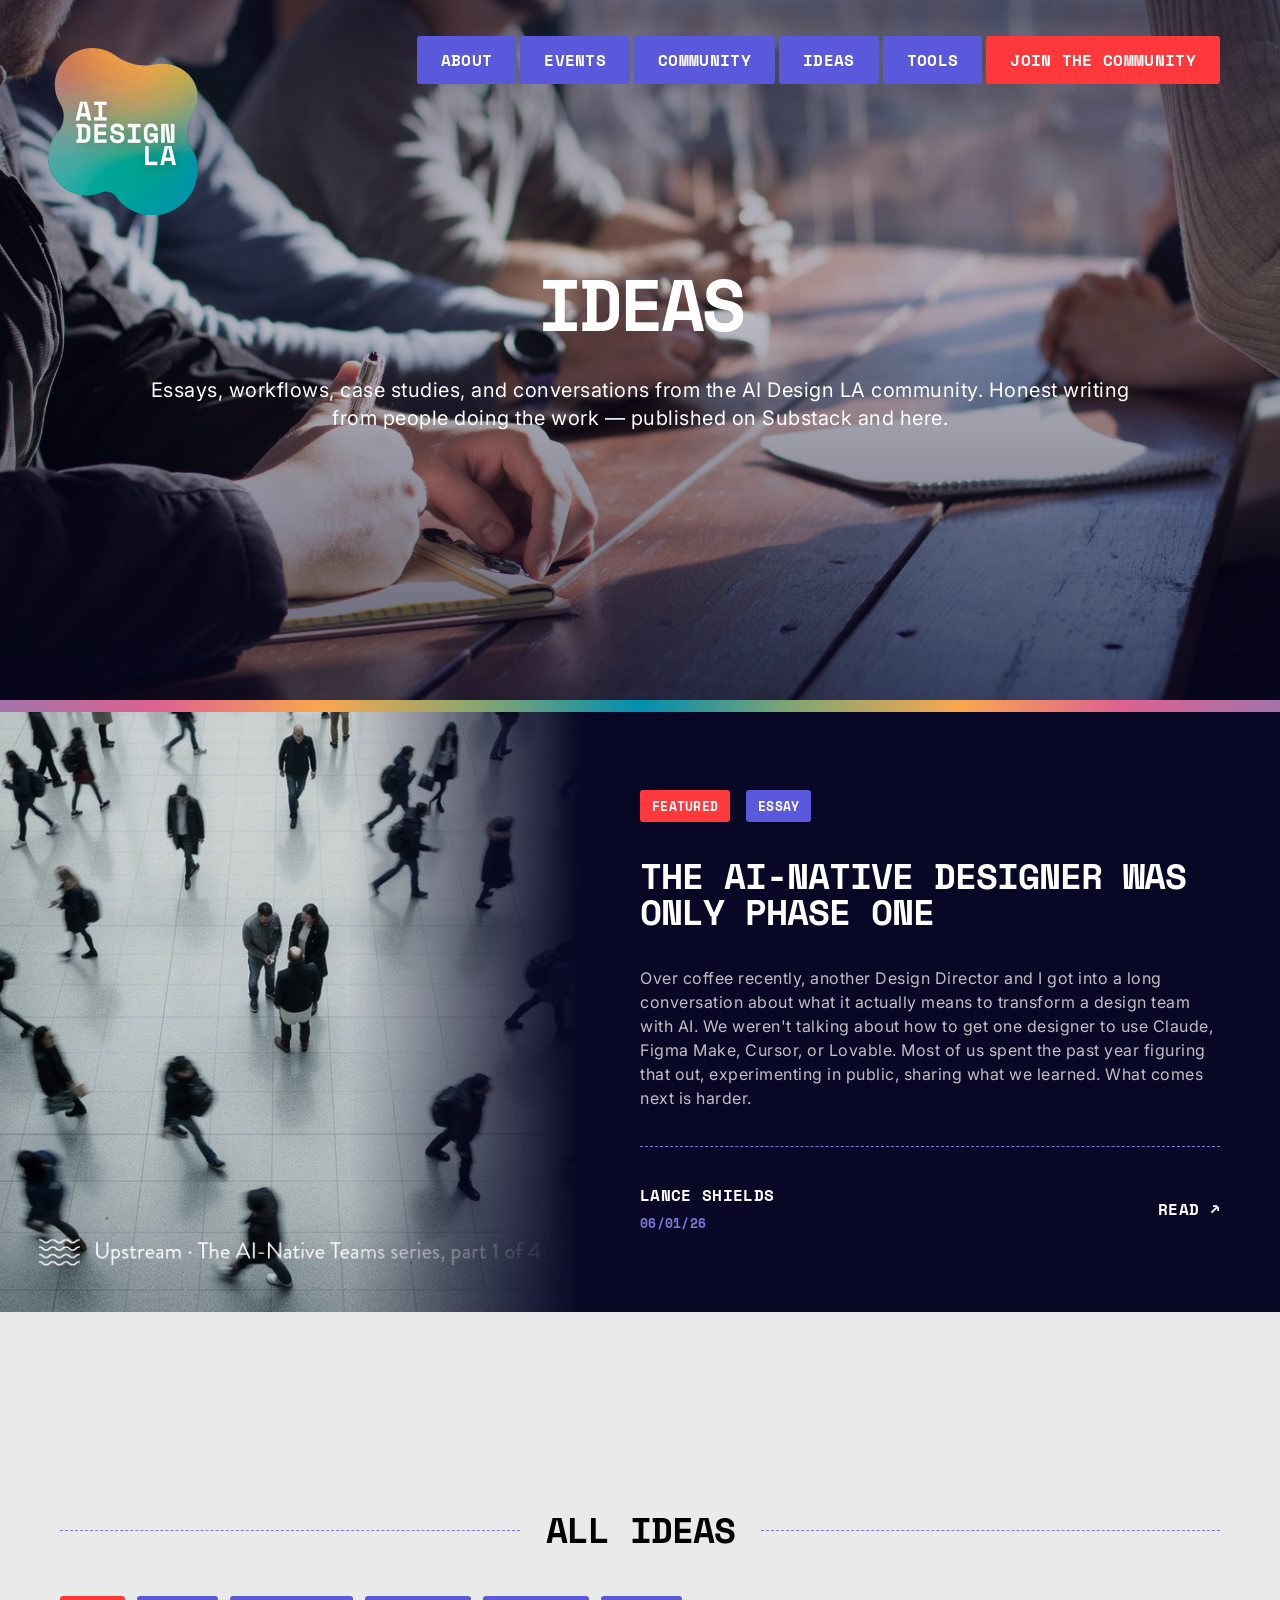
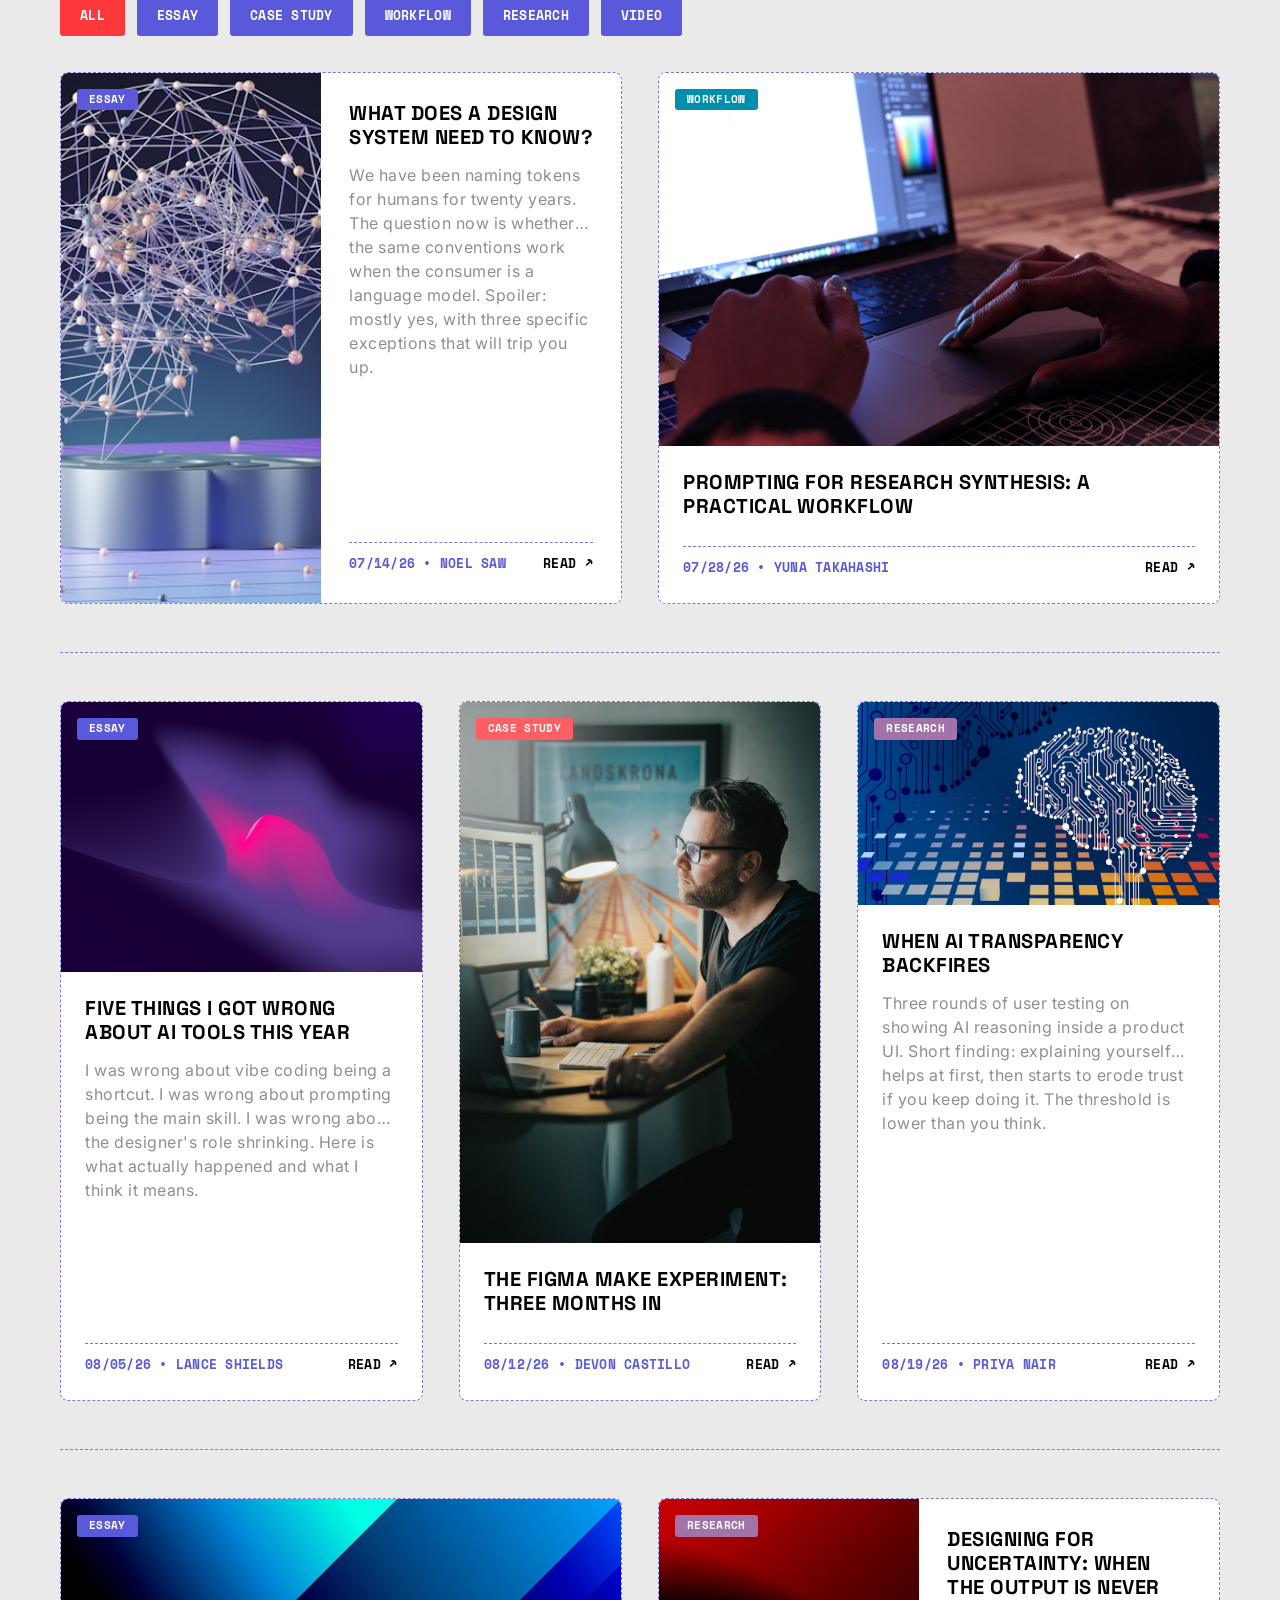
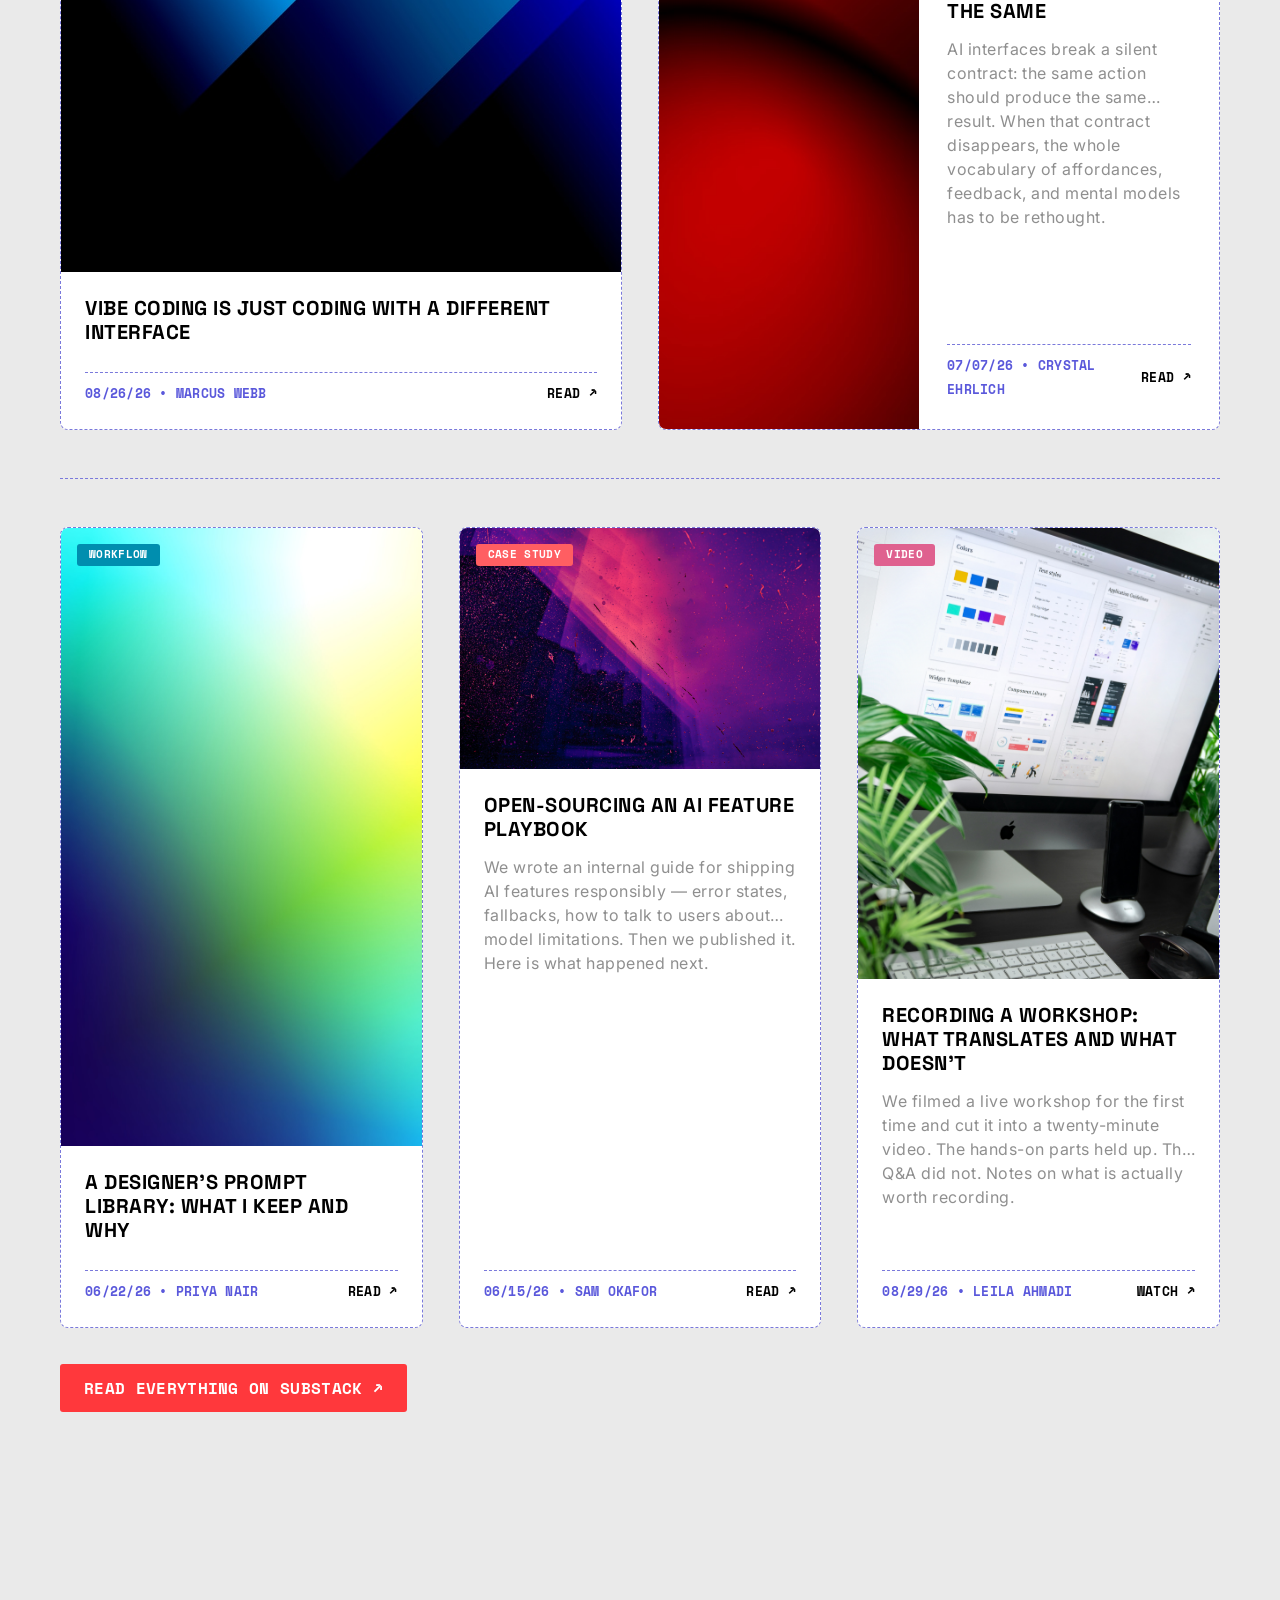
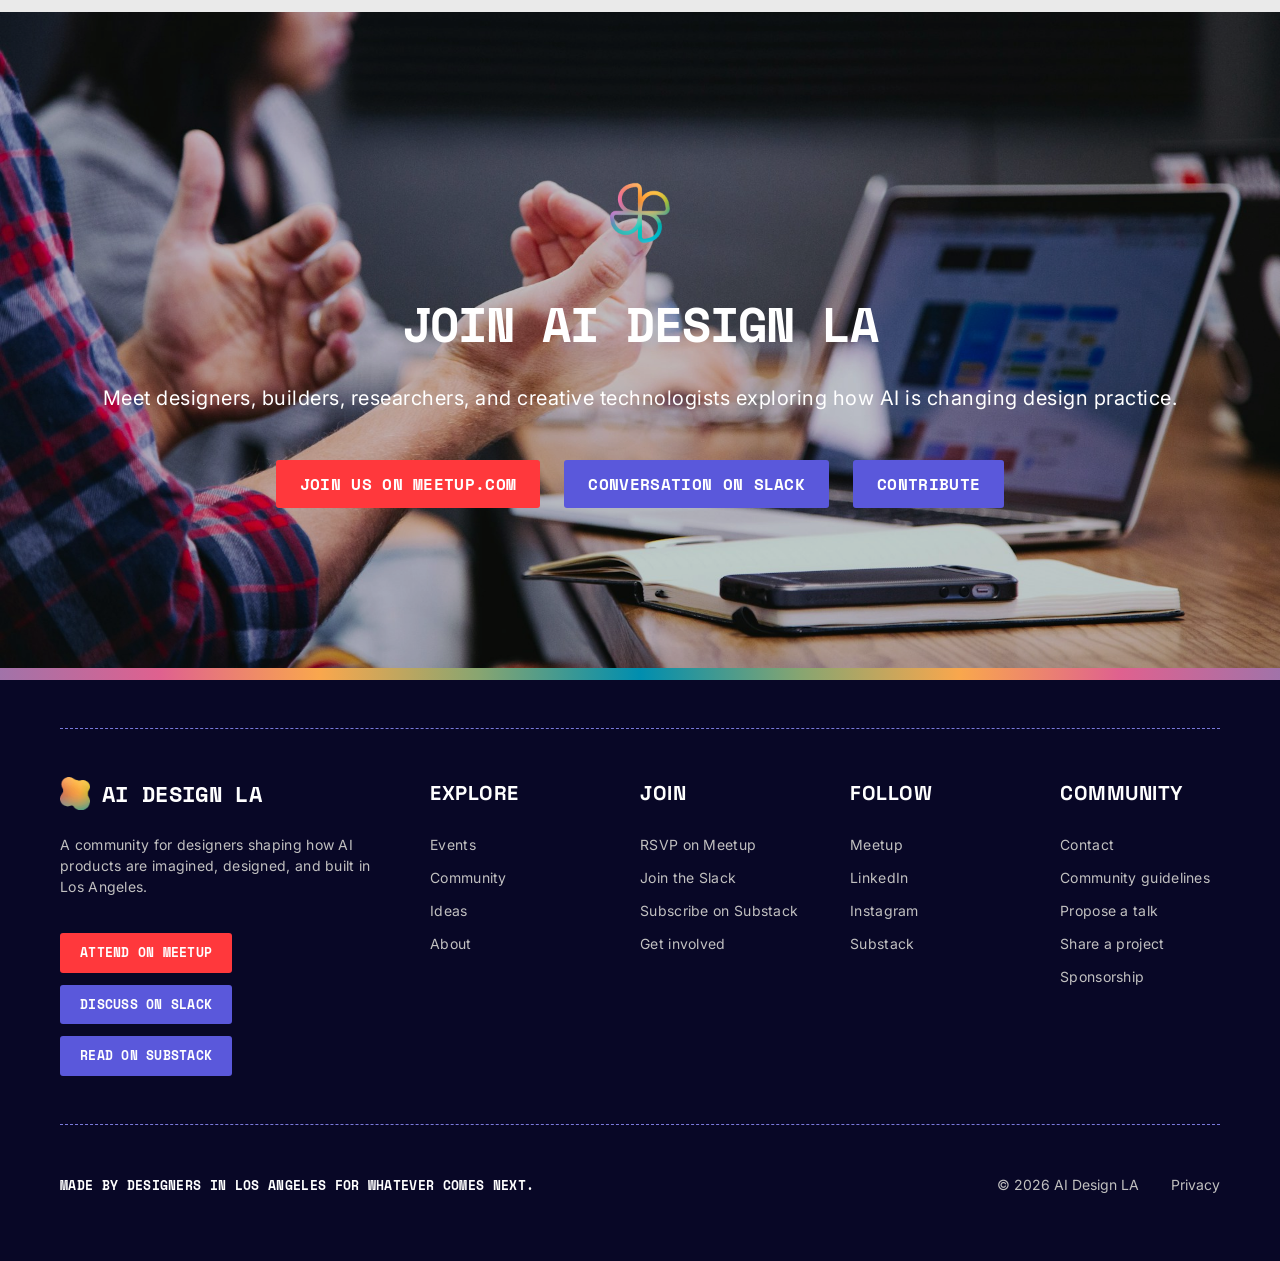
<file: ideas.html>
<!doctype html>
<html lang="en">
<head>
  <meta charset="utf-8" />
  <meta name="viewport" content="width=device-width, initial-scale=1" />
  <title>Ideas — AI Design LA</title>
  <meta
    name="description"
    content="Essays, workflows, case studies, and conversations from the AI Design LA community."
  />
  <link rel="icon" href="images/favicon.png" type="image/png" />

  <link rel="preconnect" href="https://fonts.googleapis.com" />
  <link rel="preconnect" href="https://fonts.gstatic.com" crossorigin />
  <link
    href="https://fonts.googleapis.com/css2?family=Inter:wght@400;500;600&family=Outfit:wght@500&family=Roboto+Condensed:wght@700&family=Space+Grotesk:wght@700&family=Space+Mono:wght@400;700&display=swap"
    rel="stylesheet"
  />

  <link rel="stylesheet" href="css/tokens.css" />
  <link rel="stylesheet" href="css/base.css" />
  <link rel="stylesheet" href="css/components.css" />
  <link rel="stylesheet" href="css/ideas.css" />
</head>
<body>
  <a class="visually-hidden" href="#main">Skip to content</a>

  <!-- Compact sticky nav: hidden at page top, reveals on scroll-up -->
  <header class="site-header" data-site-header>
    <a class="site-header__logo" href="index.html">
      <img src="images/logo-icon-animation.gif" alt="" width="43" height="48" />
      <span class="site-header__logo-text">
        <span>AI</span><span>Design</span><span>LA</span>
      </span>
    </a>

    <nav class="site-nav" data-site-nav aria-label="Primary">
      <a class="site-nav__link" href="about.html">About</a>
      <a class="site-nav__link" href="events.html">Events</a>
      <a class="site-nav__link" href="community.html">Community</a>
      <a class="site-nav__link" href="ideas.html">Ideas</a>
      <a class="site-nav__link" href="tools.html">Tools</a>
      <a class="site-nav__link site-nav__link--accent" href="https://www.meetup.com/ai-design-la/" target="_blank" rel="noopener">Join the community</a>
    </nav>

    <button class="nav-toggle" data-nav-toggle aria-label="Open menu" aria-expanded="false">
      <span class="nav-toggle__bar"></span>
      <span class="nav-toggle__bar"></span>
      <span class="nav-toggle__bar"></span>
    </button>
  </header>

  <!-- Mobile menu: full-screen overlay -->
  <div class="mobile-menu" data-mobile-menu>
    <div class="mobile-menu__header">
      <a class="mobile-menu__logo" href="index.html">
        <img src="images/logo-icon-animation.gif" alt="" width="43" height="48" />
        <span class="mobile-menu__logo-text">
          <span>AI</span><span>Design</span><span>LA</span>
        </span>
      </a>
      <button class="mobile-menu__close" data-mobile-close aria-label="Close menu">
        <svg viewBox="0 0 16.5332 16" xmlns="http://www.w3.org/2000/svg">
          <path fill="currentColor" d="M0.268262 0.259611C0.440253 0.0933737 0.673395 0 0.916476 0C1.15956 0 1.3927 0.0933737 1.56469 0.259611L16.2412 14.4628C16.3313 14.5441 16.4036 14.6421 16.4538 14.751C16.5039 14.8599 16.5309 14.9774 16.533 15.0966C16.5352 15.2158 16.5125 15.3342 16.4664 15.4448C16.4203 15.5553 16.3516 15.6557 16.2645 15.74C16.1774 15.8243 16.0736 15.8907 15.9594 15.9354C15.8452 15.98 15.7229 16.002 15.5997 15.9999C15.4765 15.9978 15.3551 15.9717 15.2426 15.9232C15.13 15.8746 15.0288 15.8047 14.9448 15.7175L0.268262 1.51423C0.0964852 1.34779 0 1.12216 0 0.886921C0 0.651679 0.0964852 0.426056 0.268262 0.259611Z" />
          <path fill="currentColor" d="M16.2405 0.259611C16.4123 0.426056 16.5088 0.651679 16.5088 0.886921C16.5088 1.12216 16.4123 1.34779 16.2405 1.51423L1.564 15.7175C1.39011 15.8743 1.16012 15.9596 0.922484 15.9556C0.684845 15.9515 0.458111 15.8584 0.290049 15.6957C0.121987 15.5331 0.0257188 15.3136 0.021526 15.0837C0.0173331 14.8537 0.105543 14.6311 0.267572 14.4628L14.9441 0.259611C15.1161 0.0933737 15.3492 0 15.5923 0C15.8354 0 16.0685 0.0933737 16.2405 0.259611Z" />
        </svg>
      </button>
    </div>

    <nav class="mobile-menu__list" aria-label="Mobile">
      <a class="mobile-menu__link type-heading-4" href="about.html">About</a>
      <a class="mobile-menu__link type-heading-4" href="events.html">Events</a>
      <a class="mobile-menu__link type-heading-4" href="community.html">Community</a>
      <a class="mobile-menu__link type-heading-4" href="ideas.html">Ideas</a>
      <a class="mobile-menu__link type-heading-4" href="tools.html">Tools</a>
      <a class="mobile-menu__link type-heading-4" href="index.html#join">Join us</a>
      <a class="mobile-menu__link type-heading-4" href="contact.html#contact">Contact</a>
    </nav>
  </div>

  <main id="main">
    <!-- Hero -->
    <section class="hero hero--page">
      <img class="hero__image" src="images/ideas-hero.jpg" alt="" />
      <div class="hero__scrim" aria-hidden="true"></div>

      <a class="hero__logo" href="index.html">
        <img src="images/ADL-logo-animation.gif" alt="AI Design LA" width="150" height="167" />
      </a>

      <nav class="hero__nav" aria-label="Primary">
        <a class="site-nav__link" href="about.html">About</a>
        <a class="site-nav__link" href="events.html">Events</a>
        <a class="site-nav__link" href="community.html">Community</a>
        <a class="site-nav__link" href="ideas.html">Ideas</a>
        <a class="site-nav__link" href="tools.html">Tools</a>
        <a class="site-nav__link site-nav__link--accent" href="https://www.meetup.com/ai-design-la/" target="_blank" rel="noopener">Join The community</a>
      </nav>

      <div class="hero__content">
        <h1 class="type-display hero__title" data-hero-title>Ideas</h1>
        <p class="type-body-large">
          Essays, workflows, case studies, and conversations from the AI Design LA community. Honest writing
          from people doing the work — published on Substack and here.
        </p>
      </div>
    </section>

    <div class="gradient-band" aria-hidden="true"></div>

    <!-- Featured article: content lives in js/ideas-data.js, rendered by js/ideas.js -->
    <article class="featured-article" data-featured-article></article>

    <!-- All ideas -->
    <section class="section section--raised section--spacious">
      <h2 class="type-heading-2 rule-heading">All ideas</h2>

      <div class="ideas-list">
        <div class="filter-bar" data-filter-bar>
          <button type="button" class="btn btn--accent btn--small is-active" data-filter="all">All</button>
          <button type="button" class="btn btn--brand btn--small" data-filter="essay">Essay</button>
          <button type="button" class="btn btn--brand btn--small" data-filter="case-study">Case Study</button>
          <button type="button" class="btn btn--brand btn--small" data-filter="workflow">Workflow</button>
          <button type="button" class="btn btn--brand btn--small" data-filter="research">Research</button>
          <button type="button" class="btn btn--brand btn--small" data-filter="video">Video</button>
        </div>

        <div class="editorial-grid" data-filter-list data-editorial-grid></div>

        <div class="button-row">
          <a class="btn btn--accent" href="https://aidesignla.substack.com/" target="_blank" rel="noopener">Read Everything on Substack ↗</a>
        </div>
      </div>
    </section>

    <!-- Join us -->
    <section class="section join" id="join">
      <img class="join__image" src="images/join-image.jpg" alt="" />
      <div class="join__scrim" aria-hidden="true"></div>

      <span class="icon" aria-hidden="true">
        <img src="images/Icon-6.png" alt="" width="80" height="80" />
      </span>

      <div class="section__intro">
        <h2 class="type-heading-1">Join AI Design LA</h2>
        <p class="type-body-large">
          Meet designers, builders, researchers, and creative technologists exploring how AI is changing design
          practice.
        </p>
      </div>

      <div class="join__actions">
        <a class="btn btn--accent" href="https://www.meetup.com/ai-design-la/" target="_blank" rel="noopener">
          Join us on Meetup.com
        </a>
        <a
          class="btn btn--brand"
          href="https://join.slack.com/t/aidesignla/shared_invite/zt-463ey9es3-E1GQ32V9WsWTPpd9auVw3w"
          target="_blank"
          rel="noopener"
        >
          Conversation on Slack
        </a>
        <a class="btn btn--brand" href="contact.html">Contribute</a>
      </div>
    </section>

    <div class="gradient-band" aria-hidden="true"></div>
  </main>

  <footer class="site-footer">
    <hr class="site-footer__rule" />

    <div class="site-footer__grid">
      <div class="site-footer__brand">
        <p class="site-footer__brand-name">
          <img src="images/logo-icon-animation.gif" alt="" width="30" height="33" />
          <span>AI Design LA</span>
        </p>
        <p class="site-footer__brand-copy">
          A community for designers shaping how AI products are imagined, designed, and built in Los Angeles.
        </p>
        <div class="site-footer__brand-links">
          <a class="btn btn--accent btn--small" href="https://www.meetup.com/ai-design-la/" target="_blank" rel="noopener">
            Attend on Meetup
          </a>
          <a
            class="btn btn--brand btn--small"
            href="https://join.slack.com/t/aidesignla/shared_invite/zt-463ey9es3-E1GQ32V9WsWTPpd9auVw3w"
            target="_blank"
            rel="noopener"
          >
            Discuss on Slack
          </a>
          <a class="btn btn--brand btn--small" href="https://aidesignla.substack.com/" target="_blank" rel="noopener">Read on Substack</a>
        </div>
      </div>

      <div class="site-footer__col">
        <p class="site-footer__col-title">Explore</p>
        <nav class="site-footer__col-links" aria-label="Explore">
          <a href="events.html">Events</a>
          <a href="community.html">Community</a>
          <a href="ideas.html">Ideas</a>
          <a href="about.html">About</a>
        </nav>
      </div>

      <div class="site-footer__col">
        <p class="site-footer__col-title">Join</p>
        <nav class="site-footer__col-links" aria-label="Join">
          <a href="https://www.meetup.com/ai-design-la/" target="_blank" rel="noopener">RSVP on Meetup</a>
          <a
            href="https://join.slack.com/t/aidesignla/shared_invite/zt-463ey9es3-E1GQ32V9WsWTPpd9auVw3w"
            target="_blank"
            rel="noopener"
          >
            Join the Slack
          </a>
          <a href="https://aidesignla.substack.com/" target="_blank" rel="noopener">Subscribe on Substack</a>
          <a href="contact.html">Get involved</a>
        </nav>
      </div>

      <div class="site-footer__col">
        <p class="site-footer__col-title">Follow</p>
        <nav class="site-footer__col-links" aria-label="Follow">
          <a href="https://www.meetup.com/ai-design-la/" target="_blank" rel="noopener">Meetup</a>
          <a href="https://www.linkedin.com/company/ai-design-la/" target="_blank" rel="noopener">LinkedIn</a>
          <a href="https://www.instagram.com/aidesignla" target="_blank" rel="noopener">Instagram</a>
          <a href="https://aidesignla.substack.com/" target="_blank" rel="noopener">Substack</a>
        </nav>
      </div>

      <div class="site-footer__col">
        <p class="site-footer__col-title">Community</p>
        <nav class="site-footer__col-links" aria-label="Community" id="contribute">
          <a href="contact.html#contact">Contact</a>
          <a href="community.html#guidelines">Community guidelines</a>
          <a href="contact.html#propose-a-talk">Propose a talk</a>
          <a href="contact.html#share-a-project">Share a project</a>
          <a href="contact.html#sponsorship">Sponsorship</a>
        </nav>
      </div>
    </div>

    <hr class="site-footer__rule" />

    <div class="site-footer__bottom">
      <p class="site-footer__tagline">Made by designers in Los Angeles for whatever comes next.</p>
      <div class="site-footer__legal">
        <span>© 2026 AI Design LA</span>
        <a href="#">Privacy</a>
      </div>
    </div>
  </footer>

  <script src="js/ideas-data.js"></script>
  <script src="js/ideas.js"></script>
  <script src="js/main.js"></script>
</body>
</html>
</file>
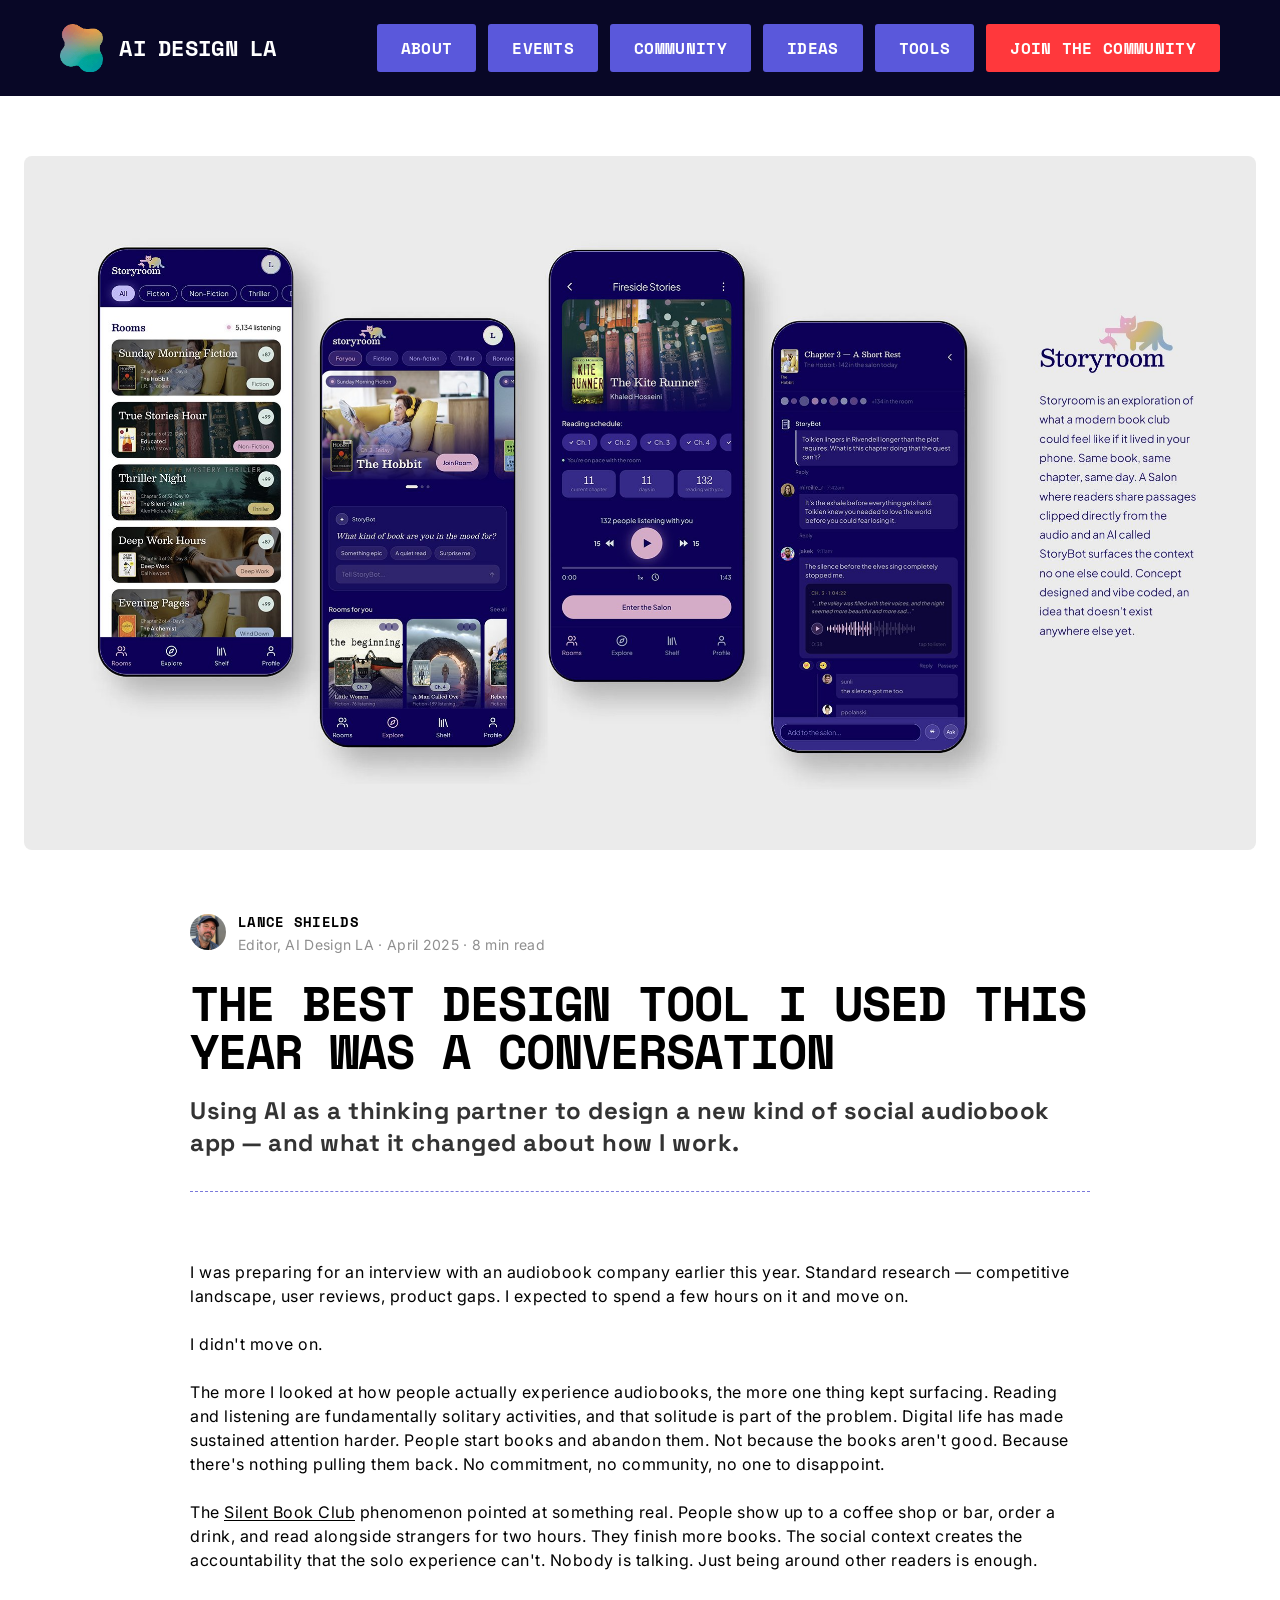
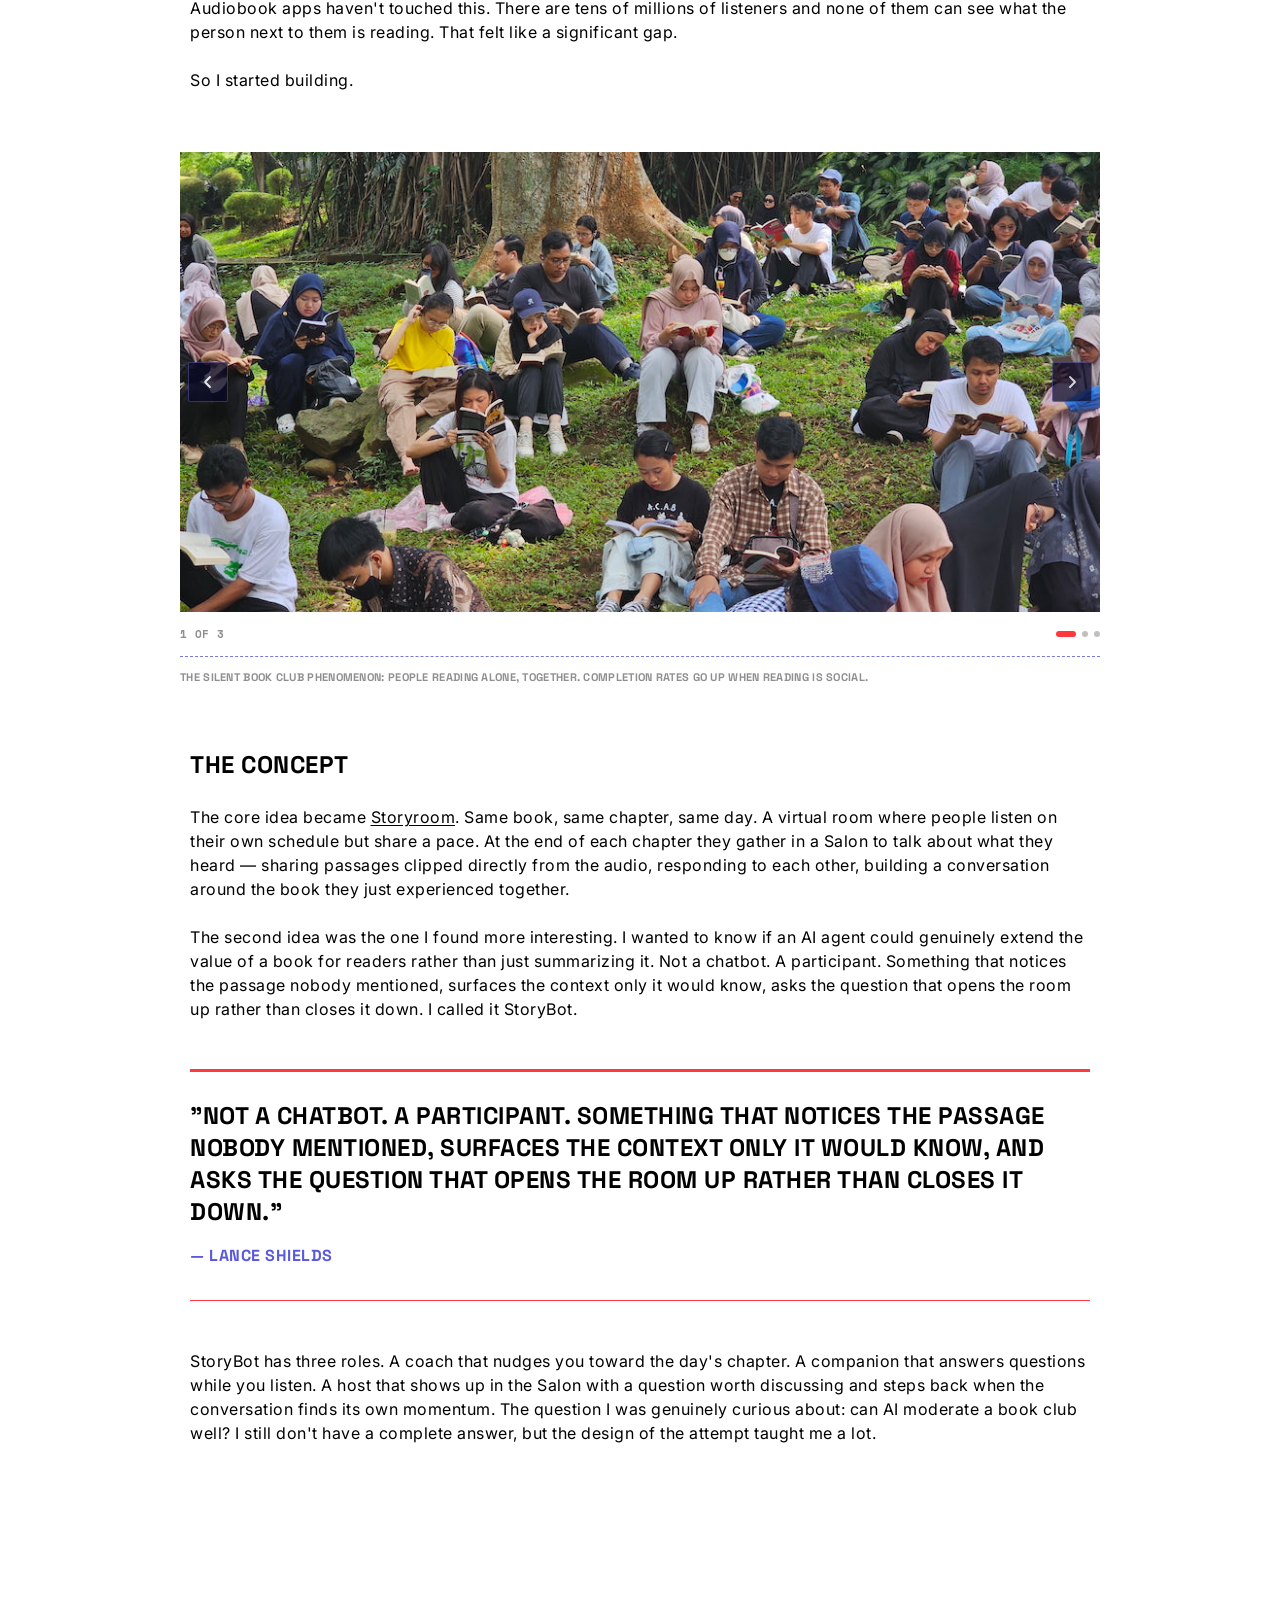
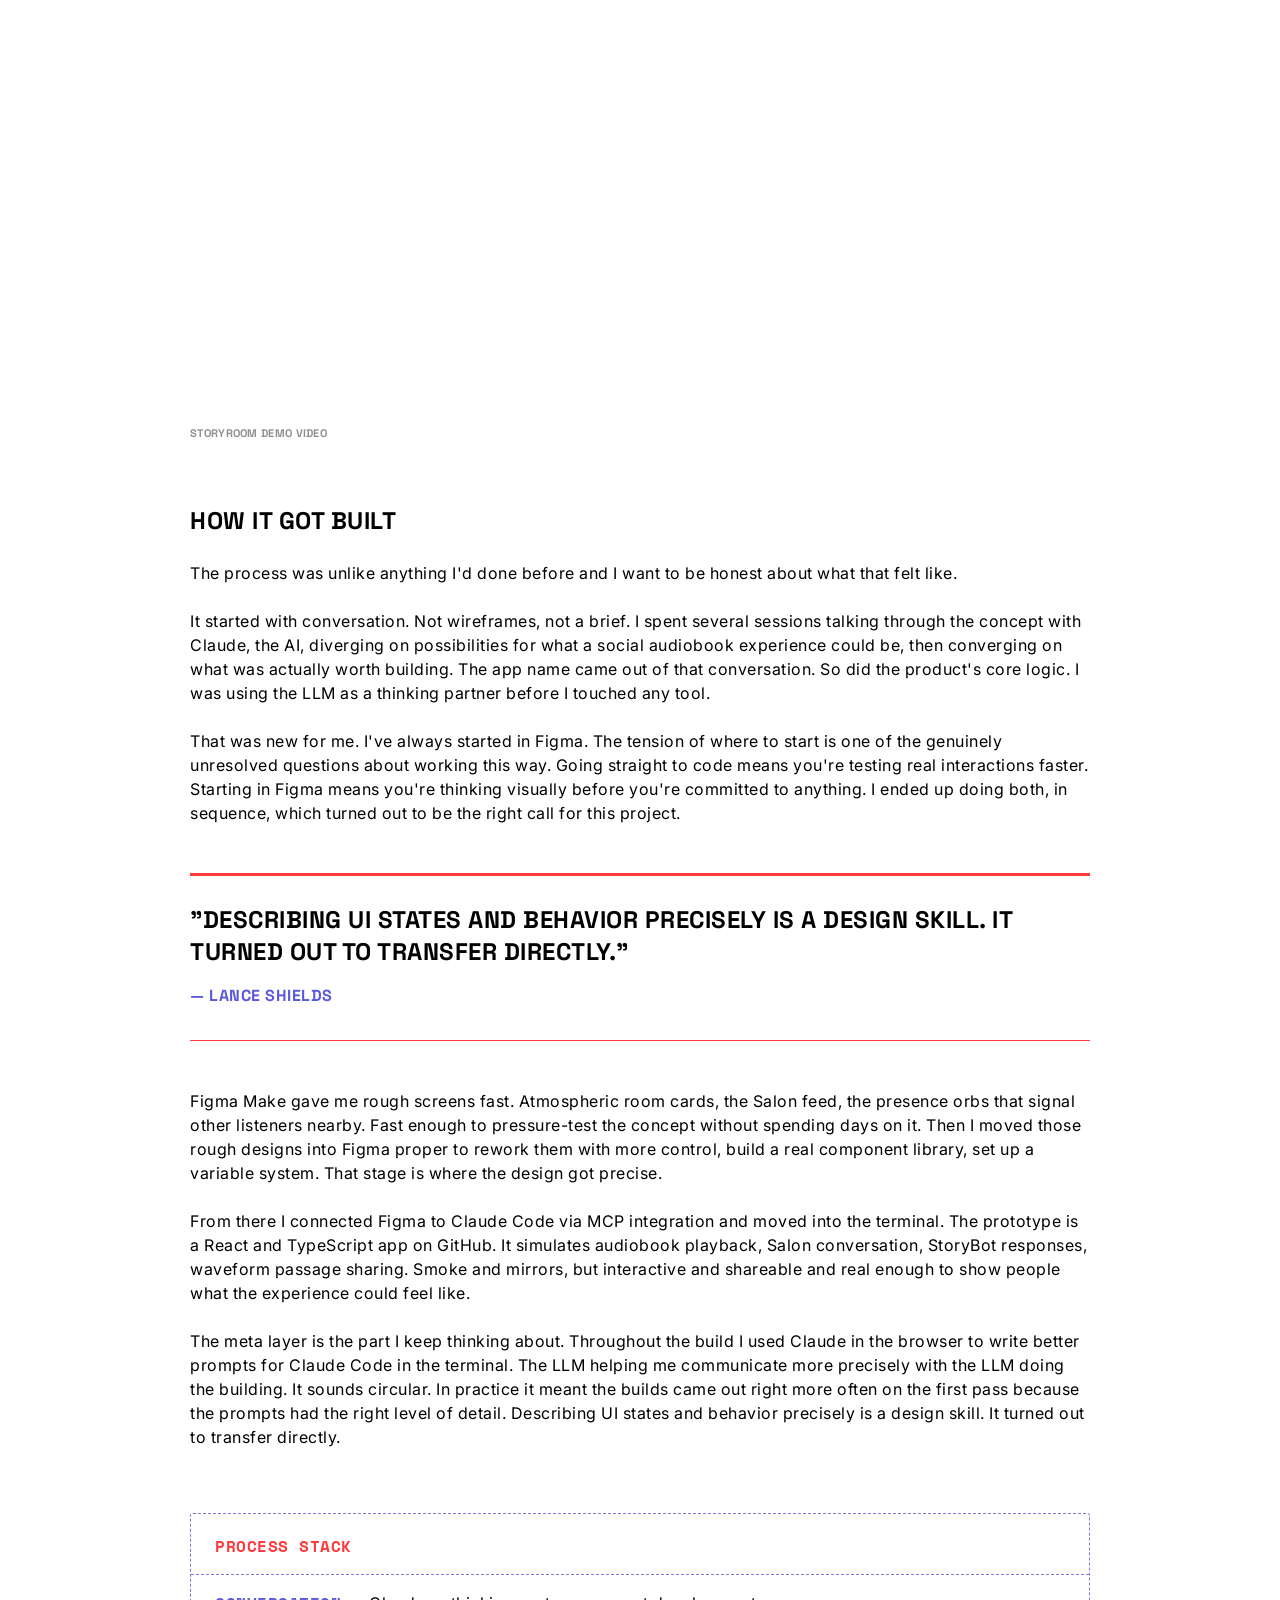
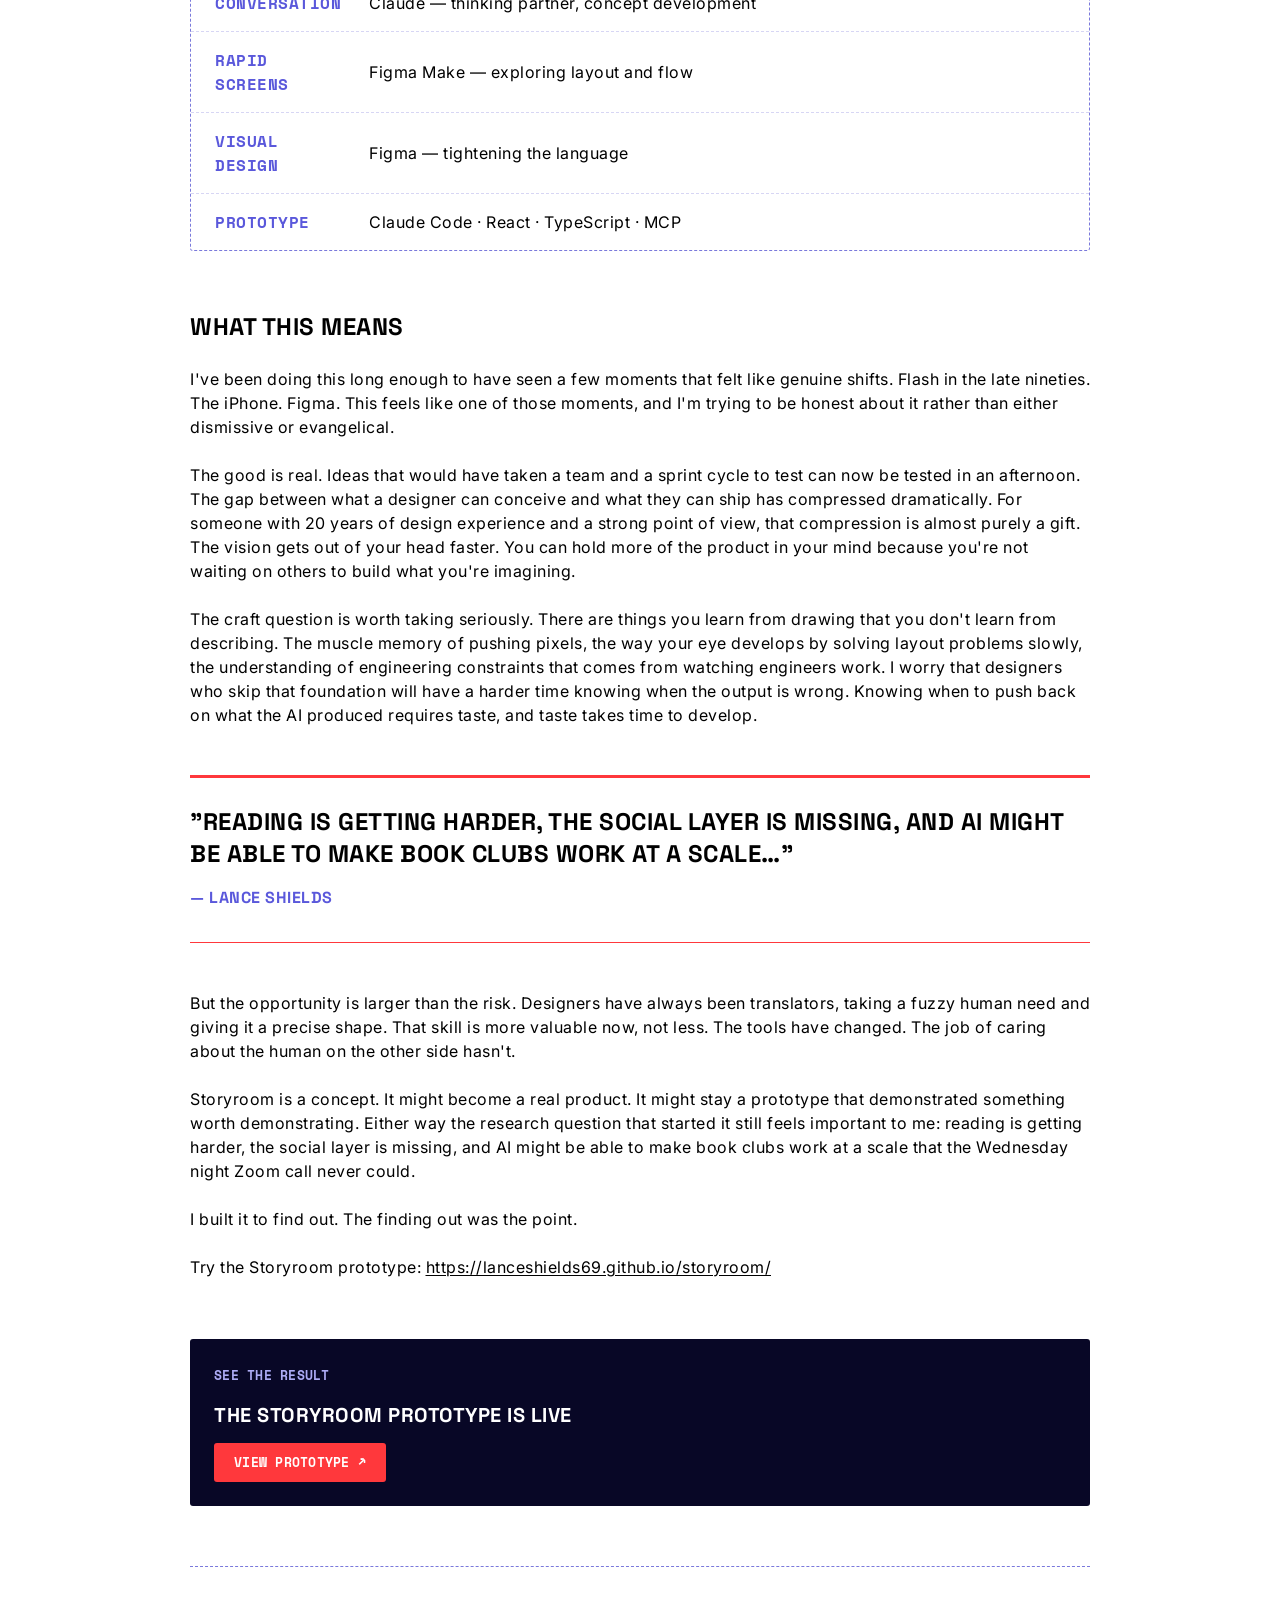
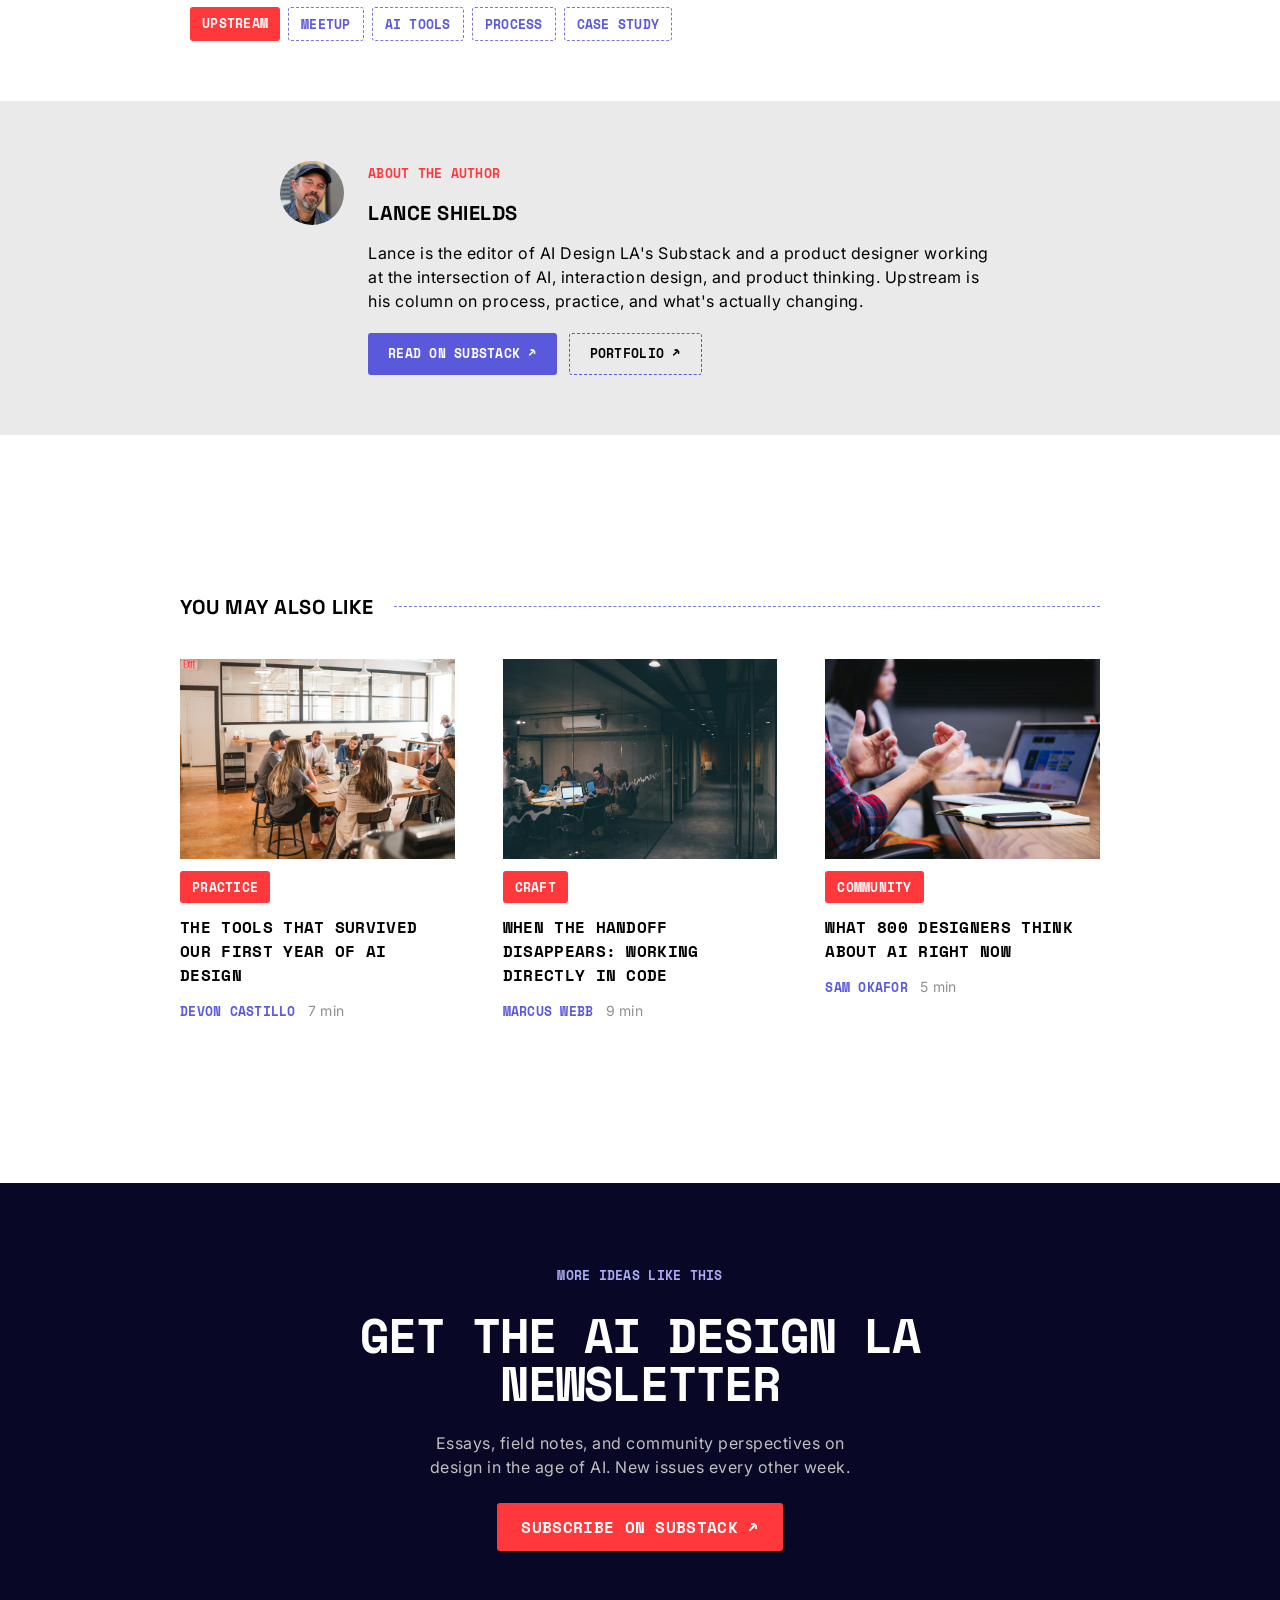
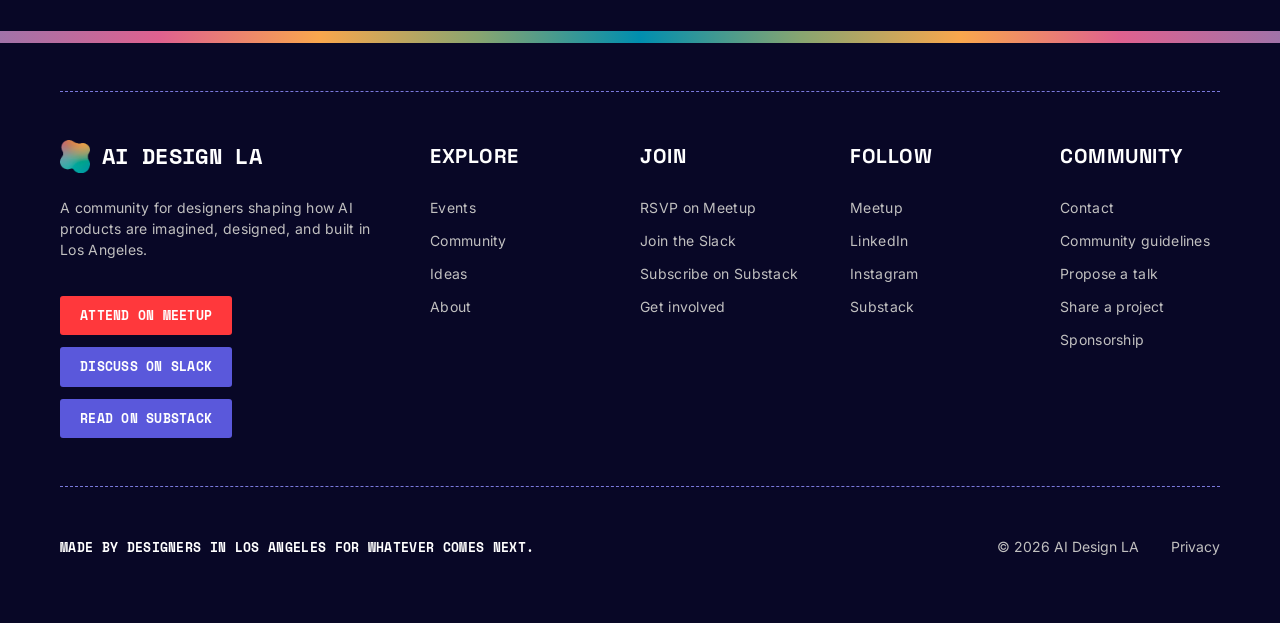
<file: post-template.html>
<!--
  AI Design LA — Blog post template
  ==================================
  To publish a new Ideas post: duplicate this file, then edit only the
  content inside <main> — everything else (header, footer, CSS/JS links)
  stays the same. Each content module below is commented with what it's
  for. Delete any module a given post doesn't need (e.g. no video, no
  carousel) — none of them are required except the byline/title block.

  Modules available, top to bottom:
  - Cover image
  - Byline + title + subtitle
  - Body paragraphs (.post-body__inner p)
  - Pull quote (.post-quote)
  - Image carousel (supports 1+ images; nav/dots only needed past 1)
  - Video embed (YouTube iframe, or swap for any embed)
  - Process box (label/value table — useful for "how it was made" posts)
  - CTA box + tags

  This will eventually be ported into WordPress as a post template; the
  module structure here is designed to map cleanly onto reusable blocks.
-->
<!doctype html>
<html lang="en">
<head>
  <meta charset="utf-8" />
  <meta name="viewport" content="width=device-width, initial-scale=1" />
  <title>The Best Design Tool I Used This Year Was a Conversation — AI Design LA</title>
  <meta
    name="description"
    content="Using AI as a thinking partner to design a new kind of social audiobook app — and what it changed about how I work."
  />
  <link rel="icon" href="images/favicon.png" type="image/png" />

  <link rel="preconnect" href="https://fonts.googleapis.com" />
  <link rel="preconnect" href="https://fonts.gstatic.com" crossorigin />
  <link
    href="https://fonts.googleapis.com/css2?family=Inter:wght@400;500;600&family=Outfit:wght@500&family=Roboto+Condensed:wght@700&family=Space+Grotesk:wght@700&family=Space+Mono:wght@400;700&display=swap"
    rel="stylesheet"
  />

  <link rel="stylesheet" href="css/tokens.css" />
  <link rel="stylesheet" href="css/base.css" />
  <link rel="stylesheet" href="css/components.css" />
  <link rel="stylesheet" href="css/post.css" />
</head>
<body>
  <a class="visually-hidden" href="#main">Skip to content</a>

  <!-- Post header: always visible, no hero underneath it on this page -->
  <header class="post-header">
    <a class="site-header__logo" href="index.html">
      <img src="images/logo-icon-animation.gif" alt="" width="43" height="48" />
      <span class="site-header__logo-text">
        <span>AI</span><span>Design</span><span>LA</span>
      </span>
    </a>

    <nav class="site-nav" aria-label="Primary">
      <a class="site-nav__link" href="about.html">About</a>
      <a class="site-nav__link" href="events.html">Events</a>
      <a class="site-nav__link" href="community.html">Community</a>
      <a class="site-nav__link" href="ideas.html">Ideas</a>
      <a class="site-nav__link" href="tools.html">Tools</a>
      <a class="site-nav__link site-nav__link--accent" href="https://www.meetup.com/ai-design-la/" target="_blank" rel="noopener">Join the community</a>
    </nav>

    <button class="nav-toggle" data-nav-toggle aria-label="Open menu" aria-expanded="false">
      <span class="nav-toggle__bar"></span>
      <span class="nav-toggle__bar"></span>
      <span class="nav-toggle__bar"></span>
    </button>
  </header>

  <!-- Mobile menu: full-screen overlay -->
  <div class="mobile-menu" data-mobile-menu>
    <div class="mobile-menu__header">
      <a class="mobile-menu__logo" href="index.html">
        <img src="images/logo-icon-animation.gif" alt="" width="43" height="48" />
        <span class="mobile-menu__logo-text">
          <span>AI</span><span>Design</span><span>LA</span>
        </span>
      </a>
      <button class="mobile-menu__close" data-mobile-close aria-label="Close menu">
        <svg viewBox="0 0 16.5332 16" xmlns="http://www.w3.org/2000/svg">
          <path fill="currentColor" d="M0.268262 0.259611C0.440253 0.0933737 0.673395 0 0.916476 0C1.15956 0 1.3927 0.0933737 1.56469 0.259611L16.2412 14.4628C16.3313 14.5441 16.4036 14.6421 16.4538 14.751C16.5039 14.8599 16.5309 14.9774 16.533 15.0966C16.5352 15.2158 16.5125 15.3342 16.4664 15.4448C16.4203 15.5553 16.3516 15.6557 16.2645 15.74C16.1774 15.8243 16.0736 15.8907 15.9594 15.9354C15.8452 15.98 15.7229 16.002 15.5997 15.9999C15.4765 15.9978 15.3551 15.9717 15.2426 15.9232C15.13 15.8746 15.0288 15.8047 14.9448 15.7175L0.268262 1.51423C0.0964852 1.34779 0 1.12216 0 0.886921C0 0.651679 0.0964852 0.426056 0.268262 0.259611Z" />
          <path fill="currentColor" d="M16.2405 0.259611C16.4123 0.426056 16.5088 0.651679 16.5088 0.886921C16.5088 1.12216 16.4123 1.34779 16.2405 1.51423L1.564 15.7175C1.39011 15.8743 1.16012 15.9596 0.922484 15.9556C0.684845 15.9515 0.458111 15.8584 0.290049 15.6957C0.121987 15.5331 0.0257188 15.3136 0.021526 15.0837C0.0173331 14.8537 0.105543 14.6311 0.267572 14.4628L14.9441 0.259611C15.1161 0.0933737 15.3492 0 15.5923 0C15.8354 0 16.0685 0.0933737 16.2405 0.259611Z" />
        </svg>
      </button>
    </div>

    <nav class="mobile-menu__list" aria-label="Mobile">
      <a class="mobile-menu__link type-heading-4" href="about.html">About</a>
      <a class="mobile-menu__link type-heading-4" href="events.html">Events</a>
      <a class="mobile-menu__link type-heading-4" href="community.html">Community</a>
      <a class="mobile-menu__link type-heading-4" href="ideas.html">Ideas</a>
      <a class="mobile-menu__link type-heading-4" href="tools.html">Tools</a>
      <a class="mobile-menu__link type-heading-4" href="index.html#join">Join us</a>
      <a class="mobile-menu__link type-heading-4" href="contact.html#contact">Contact</a>
    </nav>
  </div>

  <main id="main">
    <!-- Cover image -->
    <div class="post-cover">
      <img
        class="post-cover__image"
        src="images/post-storyroom-cover.jpg"
        alt="Screens from the Storyroom prototype: room list, a listening session, the Salon chapter discussion, and StoryBot chat."
      />
    </div>

    <!-- Byline + title + subtitle -->
    <div class="post-head">
      <div class="post-head__inner">
        <div class="post-byline">
          <img class="post-byline__avatar" src="images/post-author-lance.jpg" alt="" />
          <div>
            <p class="post-byline__name">Lance Shields</p>
            <p class="post-byline__meta">Editor, AI Design LA · April 2025 · 8 min read</p>
          </div>
        </div>

        <h1 class="type-heading-1 post-head__title">The Best Design Tool I Used This Year Was a Conversation</h1>
        <p class="type-heading-3 post-head__subtitle">
          Using AI as a thinking partner to design a new kind of social audiobook app — and what it changed about
          how I work.
        </p>

        <hr class="post-head__rule" />
      </div>
    </div>

    <!-- Body: intro -->
    <div class="post-body">
      <div class="post-body__inner">
        <p>
          I was preparing for an interview with an audiobook company earlier this year. Standard research —
          competitive landscape, user reviews, product gaps. I expected to spend a few hours on it and move on.
        </p>
        <p>I didn't move on.</p>
        <p>
          The more I looked at how people actually experience audiobooks, the more one thing kept surfacing.
          Reading and listening are fundamentally solitary activities, and that solitude is part of the problem.
          Digital life has made sustained attention harder. People start books and abandon them. Not because the
          books aren't good. Because there's nothing pulling them back. No commitment, no community, no one to
          disappoint.
        </p>
        <p>
          The <a href="https://silentbook.club/" target="_blank" rel="noopener">Silent Book Club</a> phenomenon
          pointed at something real. People show up to a coffee shop or bar, order a drink, and read alongside
          strangers for two hours. They finish more books. The social context creates the accountability that the
          solo experience can't. Nobody is talking. Just being around other readers is enough.
        </p>
        <p>
          Audiobook apps haven't touched this. There are tens of millions of listeners and none of them can see
          what the person next to them is reading. That felt like a significant gap.
        </p>
        <p>So I started building.</p>
      </div>
    </div>

    <!-- Image carousel: add/remove data-carousel-slide + data-carousel-caption
         pairs (kept in sync by index) for however many images a post has. -->
    <div class="post-carousel">
      <div class="post-carousel__inner" data-carousel>
        <div class="post-carousel__viewport">
          <div class="post-carousel__track" data-carousel-track>
            <div class="post-carousel__slide" data-carousel-slide>
              <img
                src="images/post-storyroom-silent-book-club.jpg"
                alt="A Silent Book Club gathering: people reading together outdoors, each with their own book."
              />
            </div>
            <div class="post-carousel__slide" data-carousel-slide>
              <img
                src="images/silent-reading-club-2.webp"
                alt="Three friends reading together on a couch, laughing over their books."
              />
            </div>
            <div class="post-carousel__slide" data-carousel-slide>
              <img
                src="images/silent-reading-club-3.jpg"
                alt="A group reading outdoors among old stone buildings and a church tower."
              />
            </div>
          </div>
          <button class="post-carousel__nav post-carousel__nav--prev" type="button" data-carousel-prev aria-label="Previous image">
            <span class="post-carousel__nav-icon">
              <img src="images/icons/icon-chevron-left.svg" alt="" width="16" height="16" />
            </span>
          </button>
          <button class="post-carousel__nav post-carousel__nav--next" type="button" data-carousel-next aria-label="Next image">
            <span class="post-carousel__nav-icon">
              <img src="images/icons/icon-chevron-right.svg" alt="" width="16" height="16" />
            </span>
          </button>
        </div>

        <div class="post-carousel__meta">
          <p class="post-carousel__count" data-carousel-count>1 of 3</p>
          <div class="post-carousel__dots" data-carousel-dots></div>
        </div>

        <p class="post-carousel__caption" data-carousel-caption>
          The Silent Book Club phenomenon: people reading alone, together. Completion rates go up when reading is
          social.
        </p>
        <p class="post-carousel__caption" data-carousel-caption hidden>
          Friends reading together and laughing — the social layer is the whole point.
        </p>
        <p class="post-carousel__caption" data-carousel-caption hidden>
          A reading gathering outdoors. Same idea, different setting: people choose to read in company.
        </p>
      </div>
    </div>

    <!-- Body: the concept -->
    <div class="post-body">
      <div class="post-body__inner">
        <h2 class="type-heading-3 post-body__heading">The concept</h2>
        <p>
          The core idea became <a href="https://lanceshields69.github.io/storyroom/" target="_blank" rel="noopener">Storyroom</a>.
          Same book, same chapter, same day. A virtual room where people listen on their own schedule but share a
          pace. At the end of each chapter they gather in a Salon to talk about what they heard — sharing passages
          clipped directly from the audio, responding to each other, building a conversation around the book they
          just experienced together.
        </p>
        <p>
          The second idea was the one I found more interesting. I wanted to know if an AI agent could genuinely
          extend the value of a book for readers rather than just summarizing it. Not a chatbot. A participant.
          Something that notices the passage nobody mentioned, surfaces the context only it would know, asks the
          question that opens the room up rather than closes it down. I called it StoryBot.
        </p>

        <blockquote class="post-quote">
          <p class="type-heading-3 post-quote__text">
            "Not a chatbot. A participant. Something that notices the passage nobody mentioned, surfaces the
            context only it would know, and asks the question that opens the room up rather than closes it down."
          </p>
          <p class="post-quote__attribution">— Lance Shields</p>
        </blockquote>

        <p>
          StoryBot has three roles. A coach that nudges you toward the day's chapter. A companion that answers
          questions while you listen. A host that shows up in the Salon with a question worth discussing and steps
          back when the conversation finds its own momentum. The question I was genuinely curious about: can AI
          moderate a book club well? I still don't have a complete answer, but the design of the attempt taught me
          a lot.
        </p>
      </div>
    </div>

    <!-- Video embed: swap the iframe src for any post's video -->
    <div class="post-video">
      <div class="post-video__inner">
        <div class="post-video__frame">
          <iframe
            src="https://www.youtube.com/embed/7z-15ut4xAw?si=4s_bOkLTRAxWd0RS"
            title="YouTube video player"
            allow="accelerometer; autoplay; clipboard-write; encrypted-media; gyroscope; picture-in-picture; web-share"
            referrerpolicy="strict-origin-when-cross-origin"
            allowfullscreen
          ></iframe>
        </div>
        <p class="post-video__caption">Storyroom demo video</p>
      </div>
    </div>

    <!-- Body: how it got built -->
    <div class="post-body">
      <div class="post-body__inner">
        <h2 class="type-heading-3 post-body__heading">How it got built</h2>
        <p>The process was unlike anything I'd done before and I want to be honest about what that felt like.</p>
        <p>
          It started with conversation. Not wireframes, not a brief. I spent several sessions talking through the
          concept with Claude, the AI, diverging on possibilities for what a social audiobook experience could be,
          then converging on what was actually worth building. The app name came out of that conversation. So did
          the product's core logic. I was using the LLM as a thinking partner before I touched any tool.
        </p>
        <p>
          That was new for me. I've always started in Figma. The tension of where to start is one of the
          genuinely unresolved questions about working this way. Going straight to code means you're testing real
          interactions faster. Starting in Figma means you're thinking visually before you're committed to
          anything. I ended up doing both, in sequence, which turned out to be the right call for this project.
        </p>

        <blockquote class="post-quote">
          <p class="type-heading-3 post-quote__text">
            "Describing UI states and behavior precisely is a design skill. It turned out to transfer directly."
          </p>
          <p class="post-quote__attribution">— Lance Shields</p>
        </blockquote>

        <p>
          Figma Make gave me rough screens fast. Atmospheric room cards, the Salon feed, the presence orbs that
          signal other listeners nearby. Fast enough to pressure-test the concept without spending days on it.
          Then I moved those rough designs into Figma proper to rework them with more control, build a real
          component library, set up a variable system. That stage is where the design got precise.
        </p>
        <p>
          From there I connected Figma to Claude Code via MCP integration and moved into the terminal. The
          prototype is a React and TypeScript app on GitHub. It simulates audiobook playback, Salon conversation,
          StoryBot responses, waveform passage sharing. Smoke and mirrors, but interactive and shareable and real
          enough to show people what the experience could feel like.
        </p>
        <p>
          The meta layer is the part I keep thinking about. Throughout the build I used Claude in the browser to
          write better prompts for Claude Code in the terminal. The LLM helping me communicate more precisely with
          the LLM doing the building. It sounds circular. In practice it meant the builds came out right more
          often on the first pass because the prompts had the right level of detail. Describing UI states and
          behavior precisely is a design skill. It turned out to transfer directly.
        </p>

        <div class="post-process">
          <p class="post-process__header">Process stack</p>
          <div class="post-process__row">
            <p class="post-process__label">Conversation</p>
            <p class="post-process__value">Claude — thinking partner, concept development</p>
          </div>
          <div class="post-process__row">
            <p class="post-process__label">Rapid screens</p>
            <p class="post-process__value">Figma Make — exploring layout and flow</p>
          </div>
          <div class="post-process__row">
            <p class="post-process__label">Visual design</p>
            <p class="post-process__value">Figma — tightening the language</p>
          </div>
          <div class="post-process__row">
            <p class="post-process__label">Prototype</p>
            <p class="post-process__value">Claude Code · React · TypeScript · MCP</p>
          </div>
        </div>
      </div>
    </div>

    <!-- Body: what this means -->
    <div class="post-body">
      <div class="post-body__inner">
        <h2 class="type-heading-3 post-body__heading">What this means</h2>
        <p>
          I've been doing this long enough to have seen a few moments that felt like genuine shifts. Flash in the
          late nineties. The iPhone. Figma. This feels like one of those moments, and I'm trying to be honest
          about it rather than either dismissive or evangelical.
        </p>
        <p>
          The good is real. Ideas that would have taken a team and a sprint cycle to test can now be tested in an
          afternoon. The gap between what a designer can conceive and what they can ship has compressed
          dramatically. For someone with 20 years of design experience and a strong point of view, that
          compression is almost purely a gift. The vision gets out of your head faster. You can hold more of the
          product in your mind because you're not waiting on others to build what you're imagining.
        </p>
        <p>
          The craft question is worth taking seriously. There are things you learn from drawing that you don't
          learn from describing. The muscle memory of pushing pixels, the way your eye develops by solving layout
          problems slowly, the understanding of engineering constraints that comes from watching engineers work. I
          worry that designers who skip that foundation will have a harder time knowing when the output is wrong.
          Knowing when to push back on what the AI produced requires taste, and taste takes time to develop.
        </p>

        <blockquote class="post-quote">
          <p class="type-heading-3 post-quote__text">
            "Reading is getting harder, the social layer is missing, and AI might be able to make book clubs work
            at a scale…"
          </p>
          <p class="post-quote__attribution">— Lance Shields</p>
        </blockquote>

        <p>
          But the opportunity is larger than the risk. Designers have always been translators, taking a fuzzy
          human need and giving it a precise shape. That skill is more valuable now, not less. The tools have
          changed. The job of caring about the human on the other side hasn't.
        </p>
        <p>
          Storyroom is a concept. It might become a real product. It might stay a prototype that demonstrated
          something worth demonstrating. Either way the research question that started it still feels important
          to me: reading is getting harder, the social layer is missing, and AI might be able to make book clubs
          work at a scale that the Wednesday night Zoom call never could.
        </p>
        <p>I built it to find out. The finding out was the point.</p>
        <p>
          Try the Storyroom prototype:
          <a href="https://lanceshields69.github.io/storyroom/" target="_blank" rel="noopener">https://lanceshields69.github.io/storyroom/</a>
        </p>
      </div>
    </div>

    <!-- CTA box + tags -->
    <div class="post-cta-section">
      <div class="post-cta-section__inner">
        <div class="post-cta__box">
          <p class="post-cta__eyebrow">See the result</p>
          <p class="type-heading-4 post-cta__title">The Storyroom prototype is live</p>
          <a class="btn btn--accent btn--small" href="https://lanceshields69.github.io/storyroom/" target="_blank" rel="noopener">
            View prototype ↗
          </a>
        </div>

        <div class="post-tags">
          <span class="tag tag--solid-accent">Upstream</span>
          <span class="tag tag--outline-brand">Meetup</span>
          <span class="tag tag--outline-brand">AI Tools</span>
          <span class="tag tag--outline-brand">Process</span>
          <span class="tag tag--outline-brand">Case Study</span>
        </div>
      </div>
    </div>

    <!-- About the author -->
    <div class="post-author">
      <div class="post-author__inner">
        <img class="post-author__avatar" src="images/post-author-lance.jpg" alt="" />
        <div class="post-author__body">
          <p class="post-author__eyebrow">About the author</p>
          <p class="type-heading-4 post-author__name">Lance Shields</p>
          <p class="type-body-medium post-author__bio">
            Lance is the editor of AI Design LA's Substack and a product designer working at the intersection of
            AI, interaction design, and product thinking. Upstream is his column on process, practice, and what's
            actually changing.
          </p>
          <div class="post-author__actions">
            <a class="btn btn--brand btn--small" href="https://aidesignla.substack.com/" target="_blank" rel="noopener">
              Read on Substack ↗
            </a>
            <a class="btn btn--small btn--outline" href="#">Portfolio ↗</a>
          </div>
        </div>
      </div>
    </div>

    <!-- Related posts -->
    <div class="post-related">
      <div class="post-related__inner">
        <div class="post-related__head">
          <p class="type-heading-4 post-related__title">You may also like</p>
          <hr class="post-related__rule" />
        </div>

        <div class="post-related__grid">
          <a class="post-related-card" href="ideas.html">
            <img class="post-related-card__image" src="images/post-related-tools-survived.jpg" alt="" />
            <span class="tag tag--solid-accent">Practice</span>
            <p class="post-related-card__title">The tools that survived our first year of AI design</p>
            <div class="post-related-card__meta">
              <span class="post-related-card__author">Devon Castillo</span>
              <span class="post-related-card__time">7 min</span>
            </div>
          </a>

          <a class="post-related-card" href="ideas.html">
            <img class="post-related-card__image" src="images/post-related-handoff-disappears.jpg" alt="" />
            <span class="tag tag--solid-accent">Craft</span>
            <p class="post-related-card__title">When the handoff disappears: working directly in code</p>
            <div class="post-related-card__meta">
              <span class="post-related-card__author">Marcus Webb</span>
              <span class="post-related-card__time">9 min</span>
            </div>
          </a>

          <a class="post-related-card" href="ideas.html">
            <img class="post-related-card__image" src="images/post-related-800-designers.jpg" alt="" />
            <span class="tag tag--solid-accent">Community</span>
            <p class="post-related-card__title">What 800 designers think about AI right now</p>
            <div class="post-related-card__meta">
              <span class="post-related-card__author">Sam Okafor</span>
              <span class="post-related-card__time">5 min</span>
            </div>
          </a>
        </div>
      </div>
    </div>

    <!-- Newsletter CTA -->
    <div class="post-newsletter">
      <p class="post-newsletter__eyebrow">More ideas like this</p>
      <h2 class="type-heading-1 post-newsletter__title">Get the AI Design LA newsletter</h2>
      <p class="type-body-medium post-newsletter__body">
        Essays, field notes, and community perspectives on design in the age of AI. New issues every other week.
      </p>
      <a class="btn btn--accent" href="https://aidesignla.substack.com/" target="_blank" rel="noopener">
        Subscribe on Substack ↗
      </a>
    </div>

    <div class="gradient-band" aria-hidden="true"></div>
  </main>

  <footer class="site-footer">
    <hr class="site-footer__rule" />

    <div class="site-footer__grid">
      <div class="site-footer__brand">
        <p class="site-footer__brand-name">
          <img src="images/logo-icon-animation.gif" alt="" width="30" height="33" />
          <span>AI Design LA</span>
        </p>
        <p class="site-footer__brand-copy">
          A community for designers shaping how AI products are imagined, designed, and built in Los Angeles.
        </p>
        <div class="site-footer__brand-links">
          <a class="btn btn--accent btn--small" href="https://www.meetup.com/ai-design-la/" target="_blank" rel="noopener">
            Attend on Meetup
          </a>
          <a
            class="btn btn--brand btn--small"
            href="https://join.slack.com/t/aidesignla/shared_invite/zt-463ey9es3-E1GQ32V9WsWTPpd9auVw3w"
            target="_blank"
            rel="noopener"
          >
            Discuss on Slack
          </a>
          <a class="btn btn--brand btn--small" href="https://aidesignla.substack.com/" target="_blank" rel="noopener">Read on Substack</a>
        </div>
      </div>

      <div class="site-footer__col">
        <p class="site-footer__col-title">Explore</p>
        <nav class="site-footer__col-links" aria-label="Explore">
          <a href="events.html">Events</a>
          <a href="community.html">Community</a>
          <a href="ideas.html">Ideas</a>
          <a href="about.html">About</a>
        </nav>
      </div>

      <div class="site-footer__col">
        <p class="site-footer__col-title">Join</p>
        <nav class="site-footer__col-links" aria-label="Join">
          <a href="https://www.meetup.com/ai-design-la/" target="_blank" rel="noopener">RSVP on Meetup</a>
          <a
            href="https://join.slack.com/t/aidesignla/shared_invite/zt-463ey9es3-E1GQ32V9WsWTPpd9auVw3w"
            target="_blank"
            rel="noopener"
          >
            Join the Slack
          </a>
          <a href="https://aidesignla.substack.com/" target="_blank" rel="noopener">Subscribe on Substack</a>
          <a href="contact.html">Get involved</a>
        </nav>
      </div>

      <div class="site-footer__col">
        <p class="site-footer__col-title">Follow</p>
        <nav class="site-footer__col-links" aria-label="Follow">
          <a href="https://www.meetup.com/ai-design-la/" target="_blank" rel="noopener">Meetup</a>
          <a href="https://www.linkedin.com/company/ai-design-la/" target="_blank" rel="noopener">LinkedIn</a>
          <a href="https://www.instagram.com/aidesignla" target="_blank" rel="noopener">Instagram</a>
          <a href="https://aidesignla.substack.com/" target="_blank" rel="noopener">Substack</a>
        </nav>
      </div>

      <div class="site-footer__col">
        <p class="site-footer__col-title">Community</p>
        <nav class="site-footer__col-links" aria-label="Community" id="contribute">
          <a href="contact.html#contact">Contact</a>
          <a href="community.html#guidelines">Community guidelines</a>
          <a href="contact.html#propose-a-talk">Propose a talk</a>
          <a href="contact.html#share-a-project">Share a project</a>
          <a href="contact.html#sponsorship">Sponsorship</a>
        </nav>
      </div>
    </div>

    <hr class="site-footer__rule" />

    <div class="site-footer__bottom">
      <p class="site-footer__tagline">Made by designers in Los Angeles for whatever comes next.</p>
      <div class="site-footer__legal">
        <span>© 2026 AI Design LA</span>
        <a href="#">Privacy</a>
      </div>
    </div>
  </footer>

  <script src="js/post-carousel.js"></script>
  <script src="js/main.js"></script>
</body>
</html>
</file>
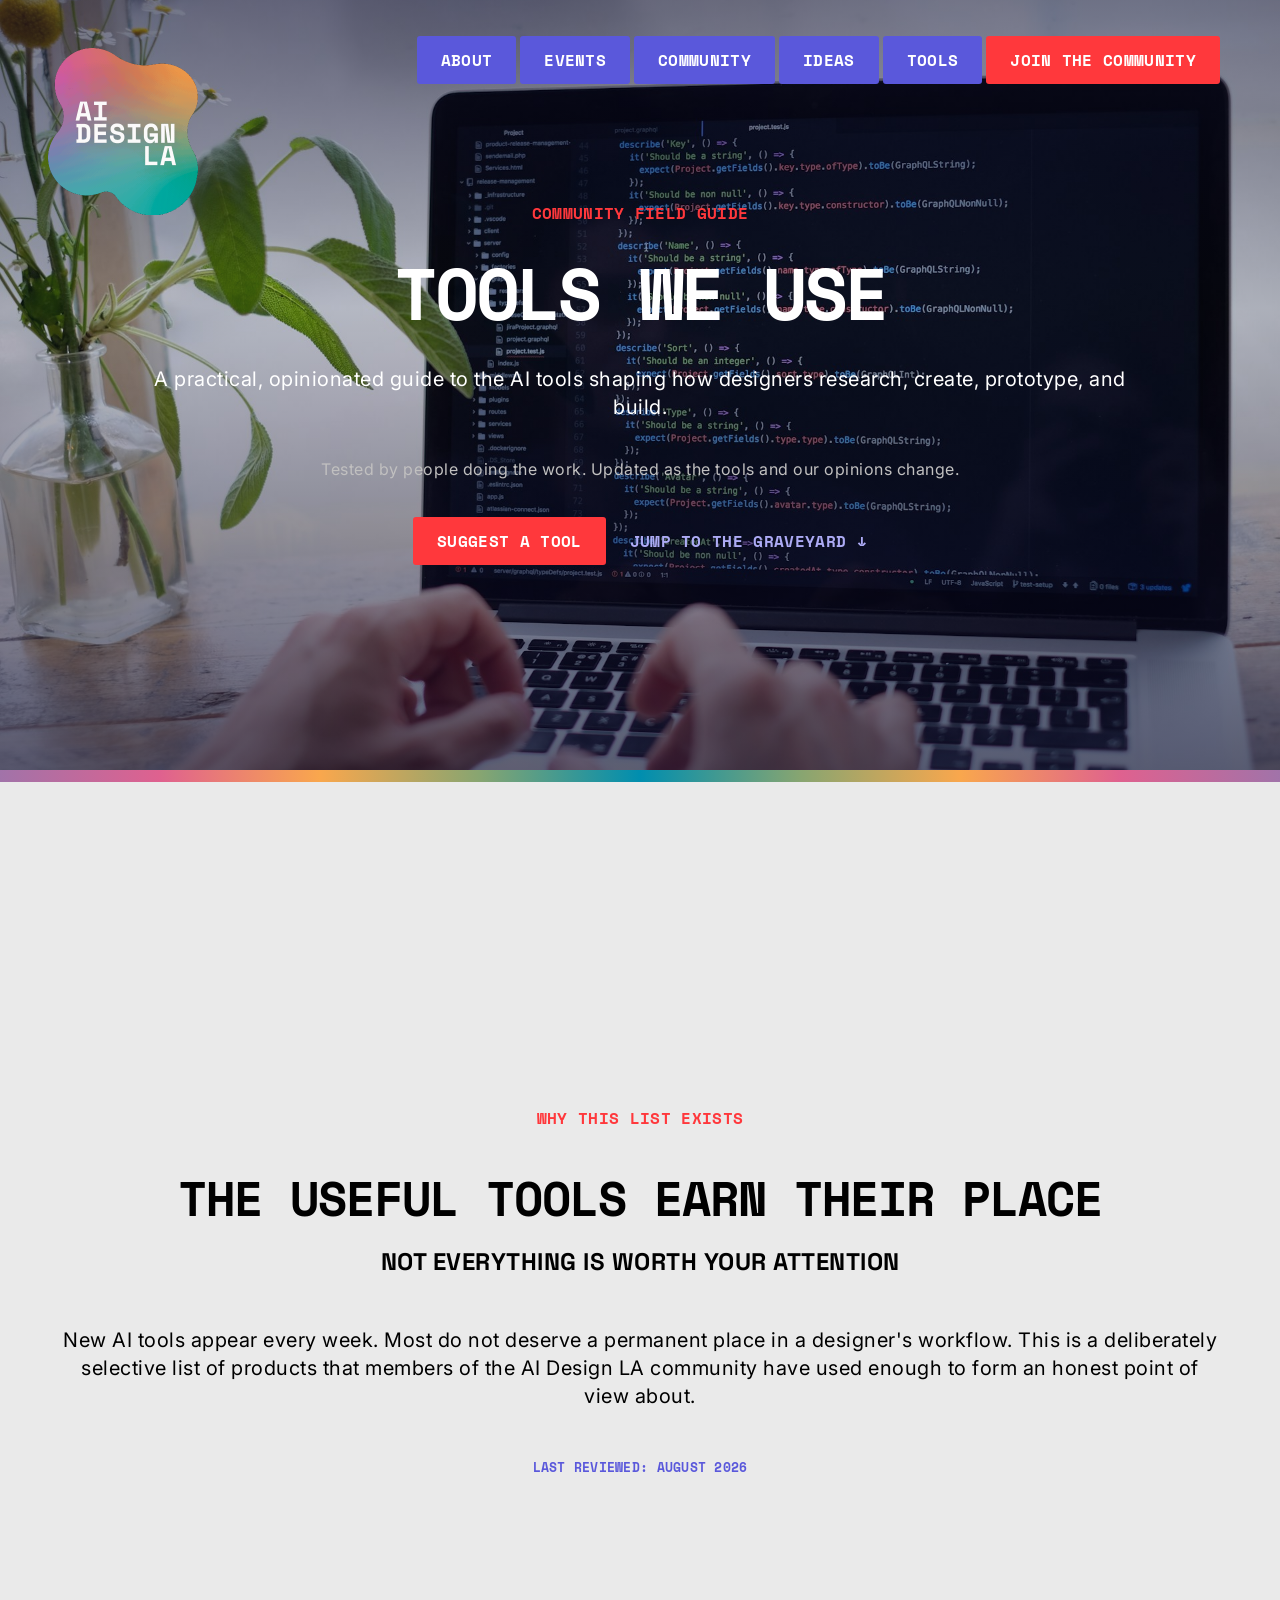
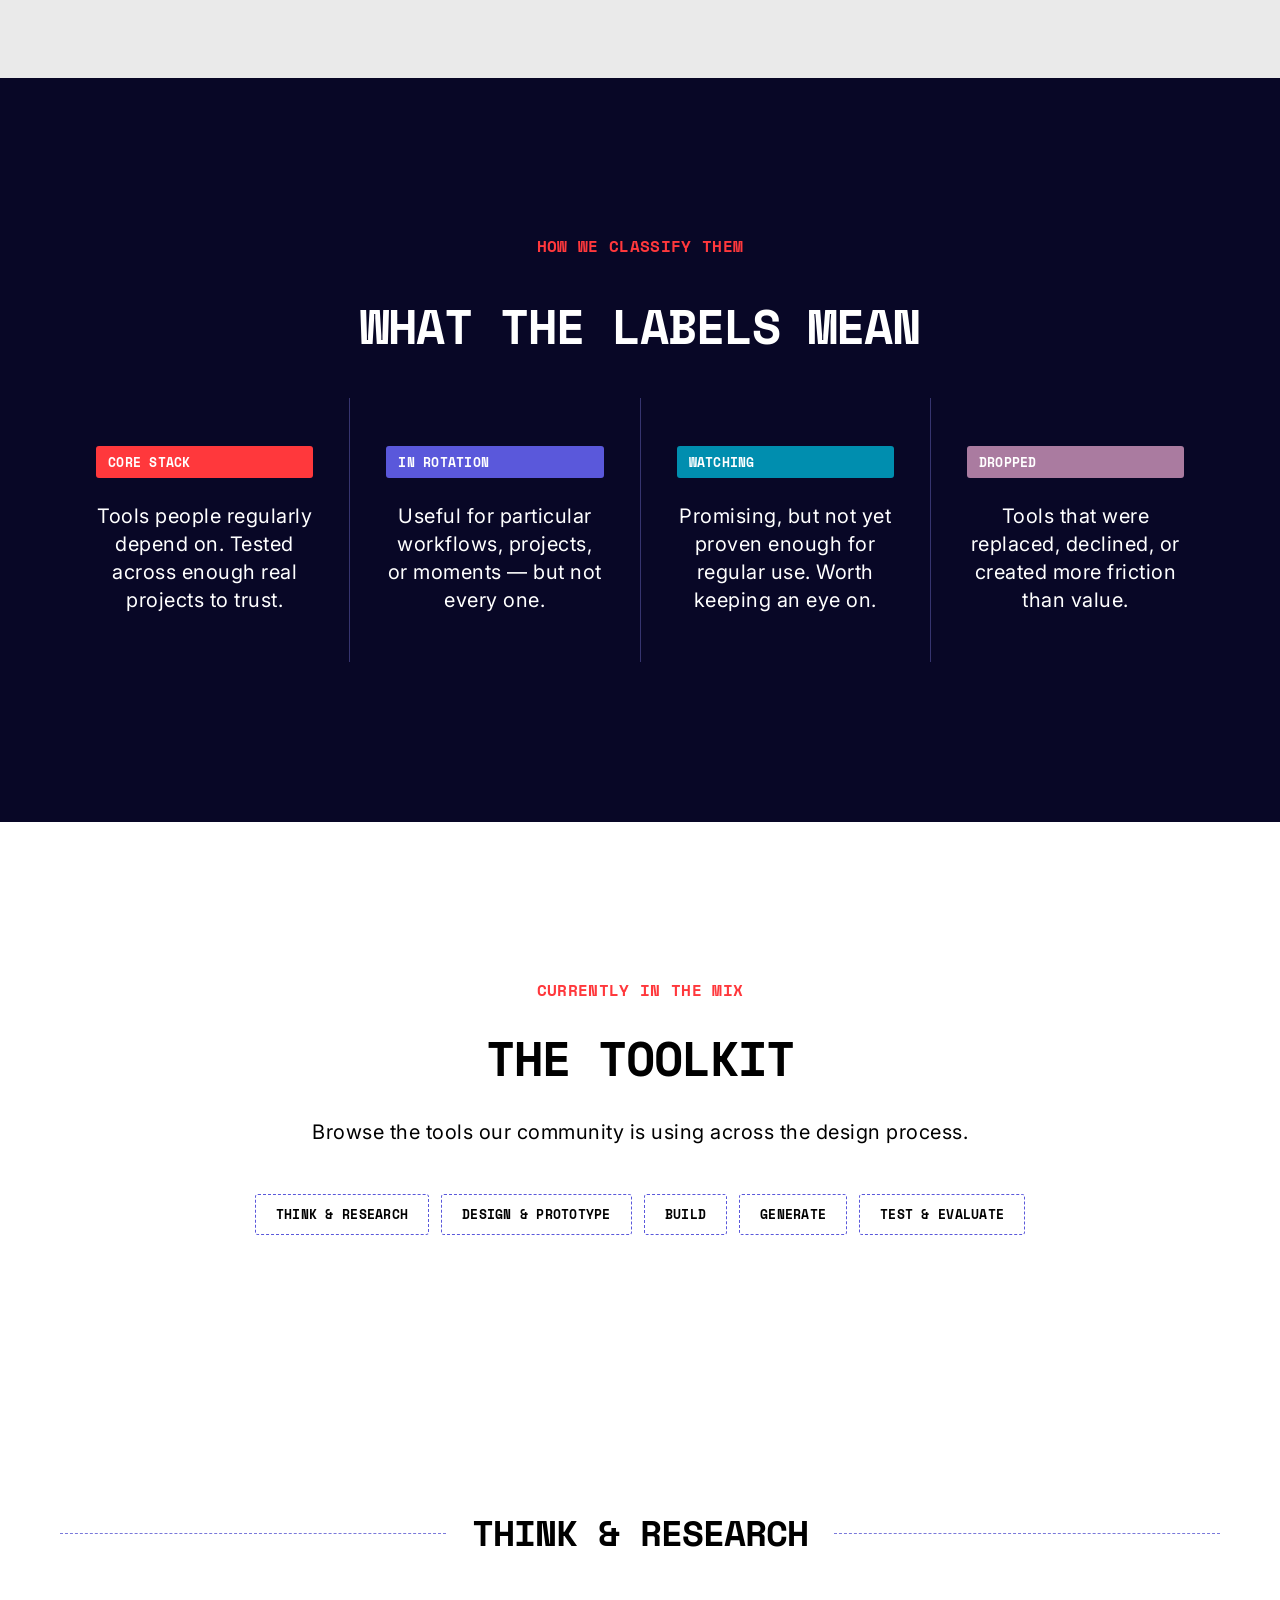
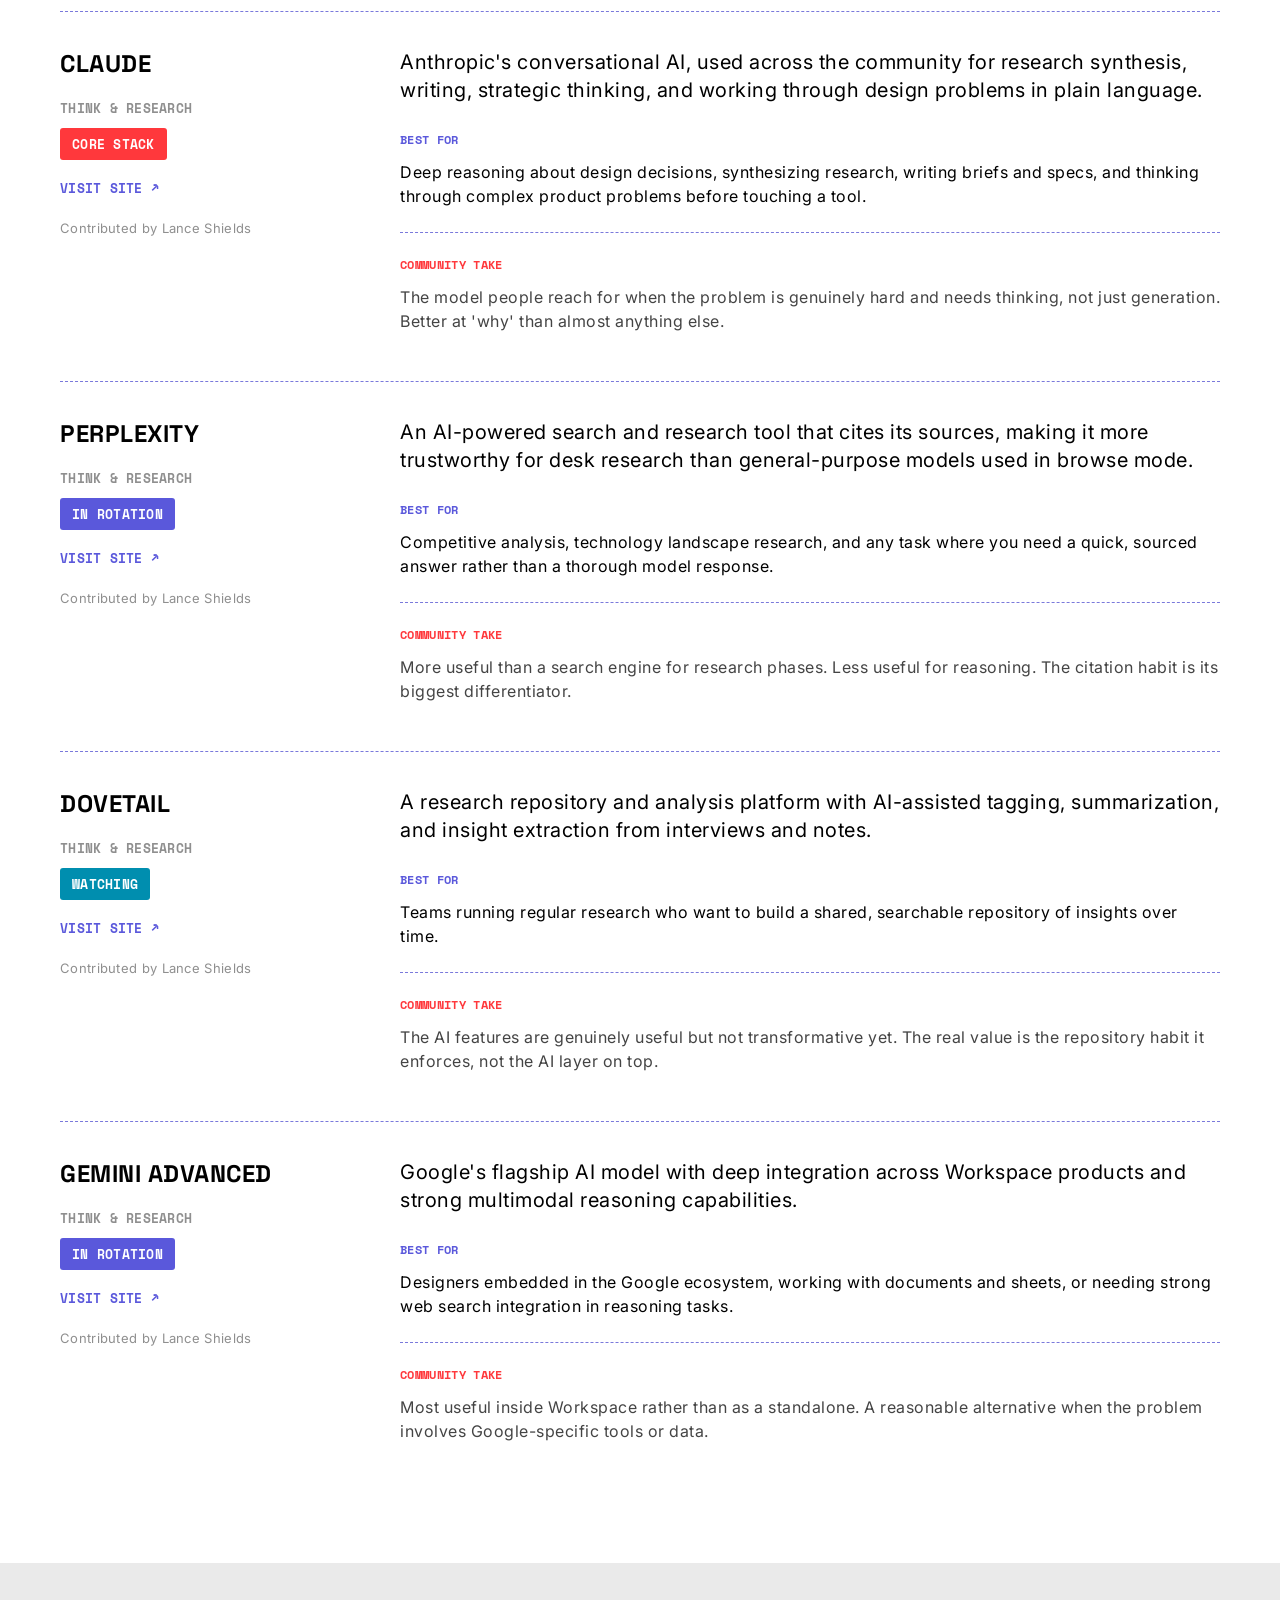
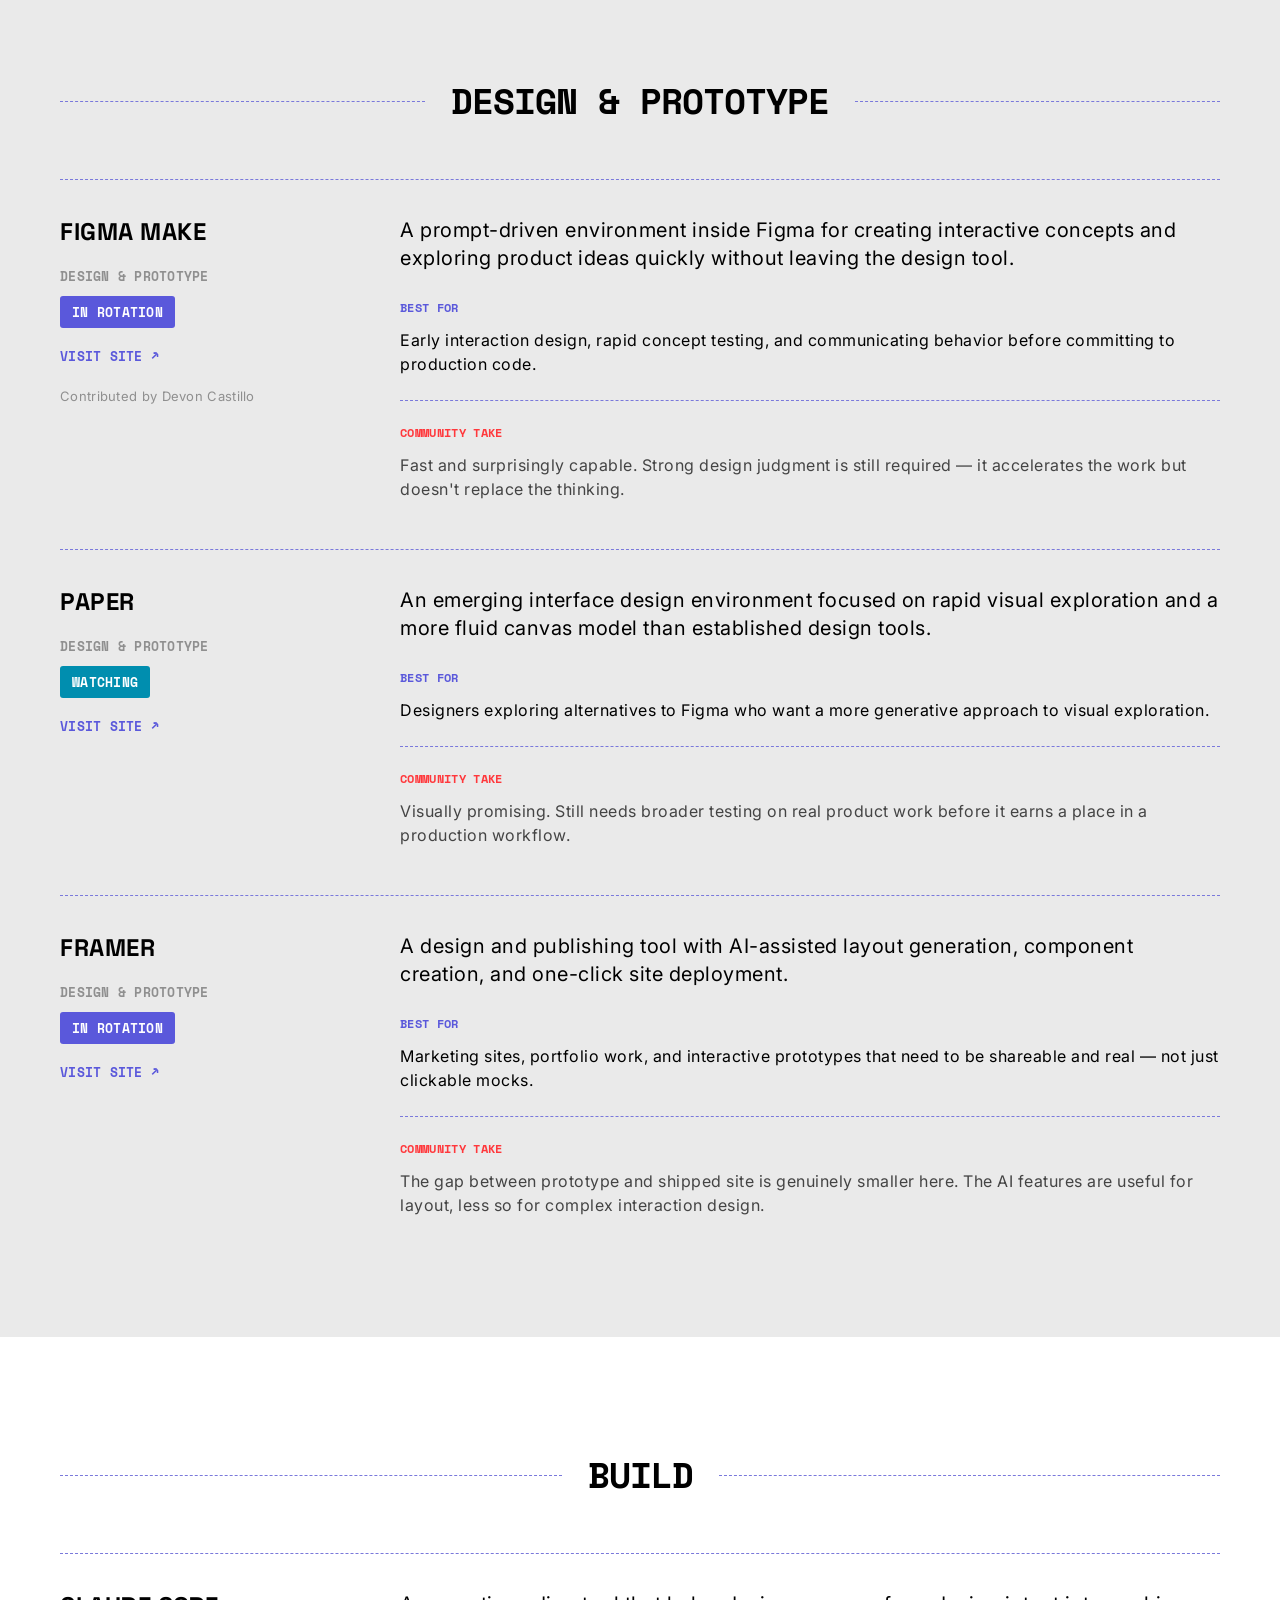
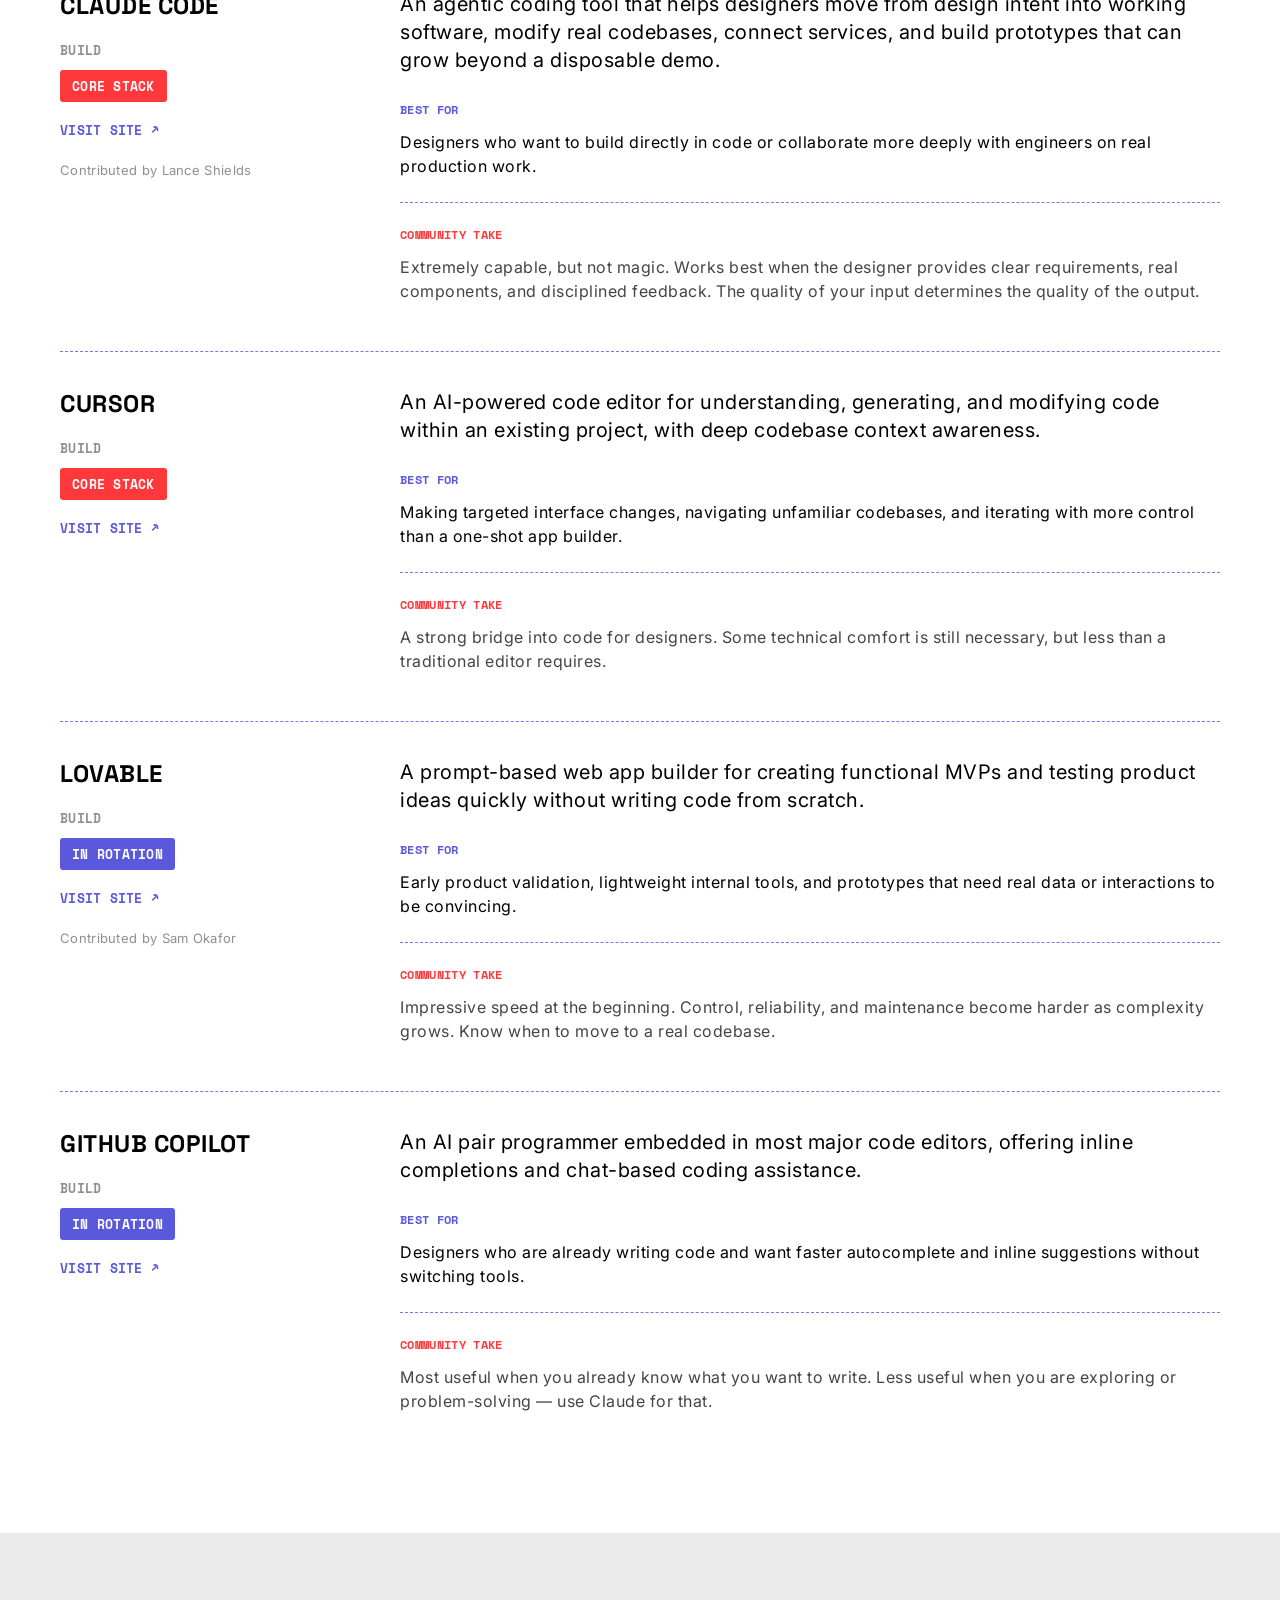
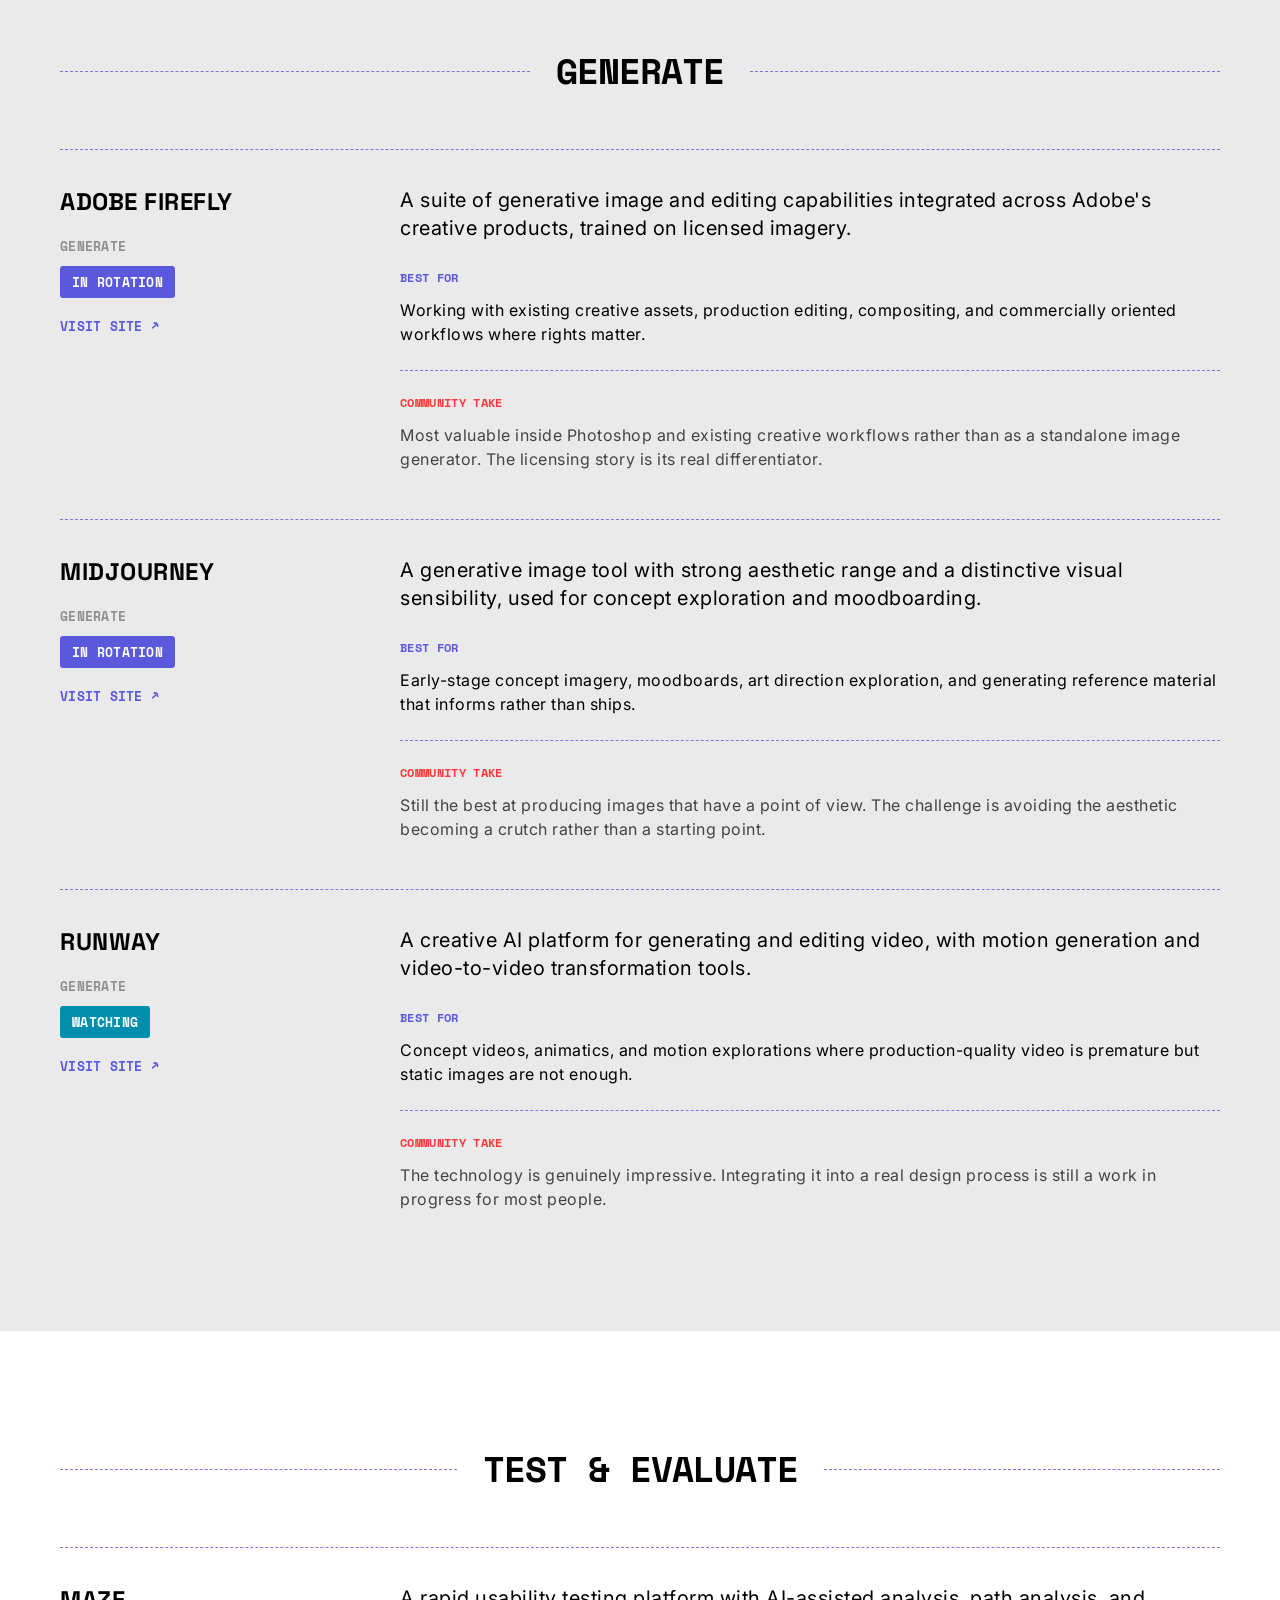
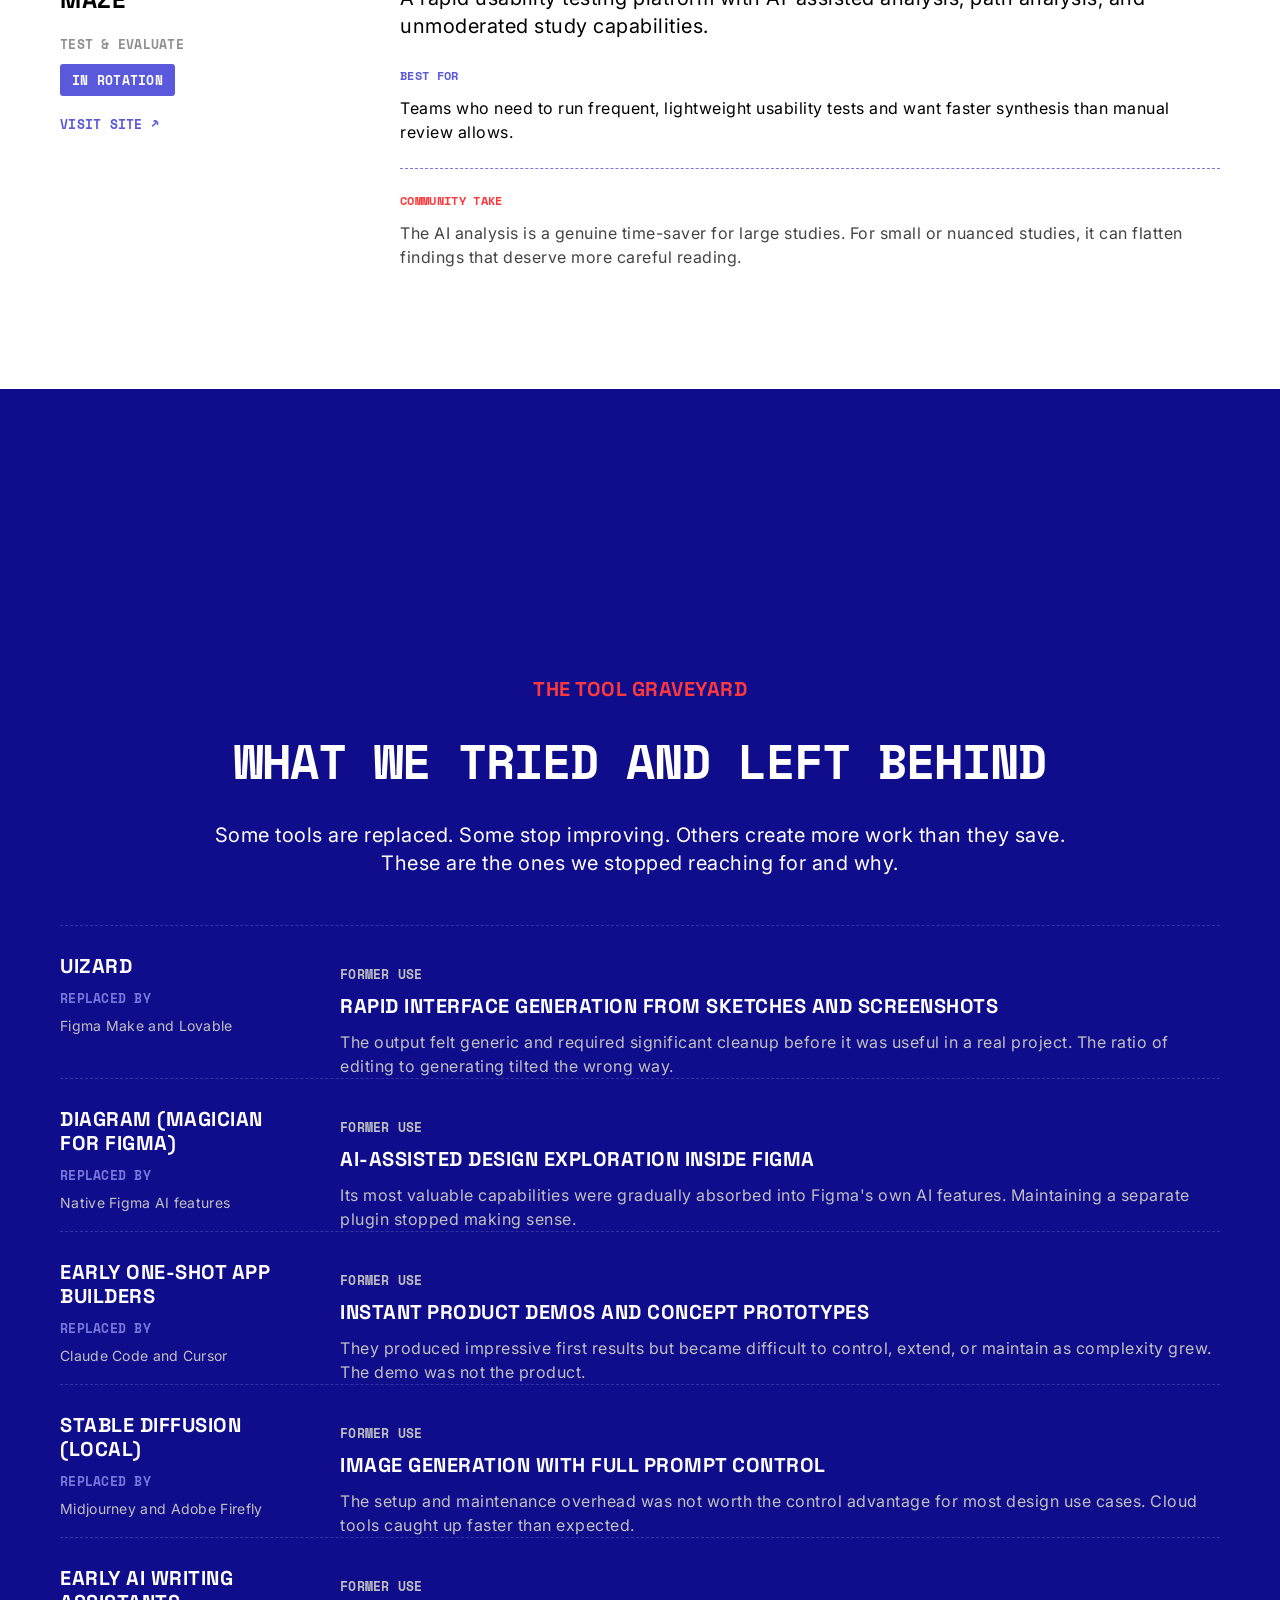
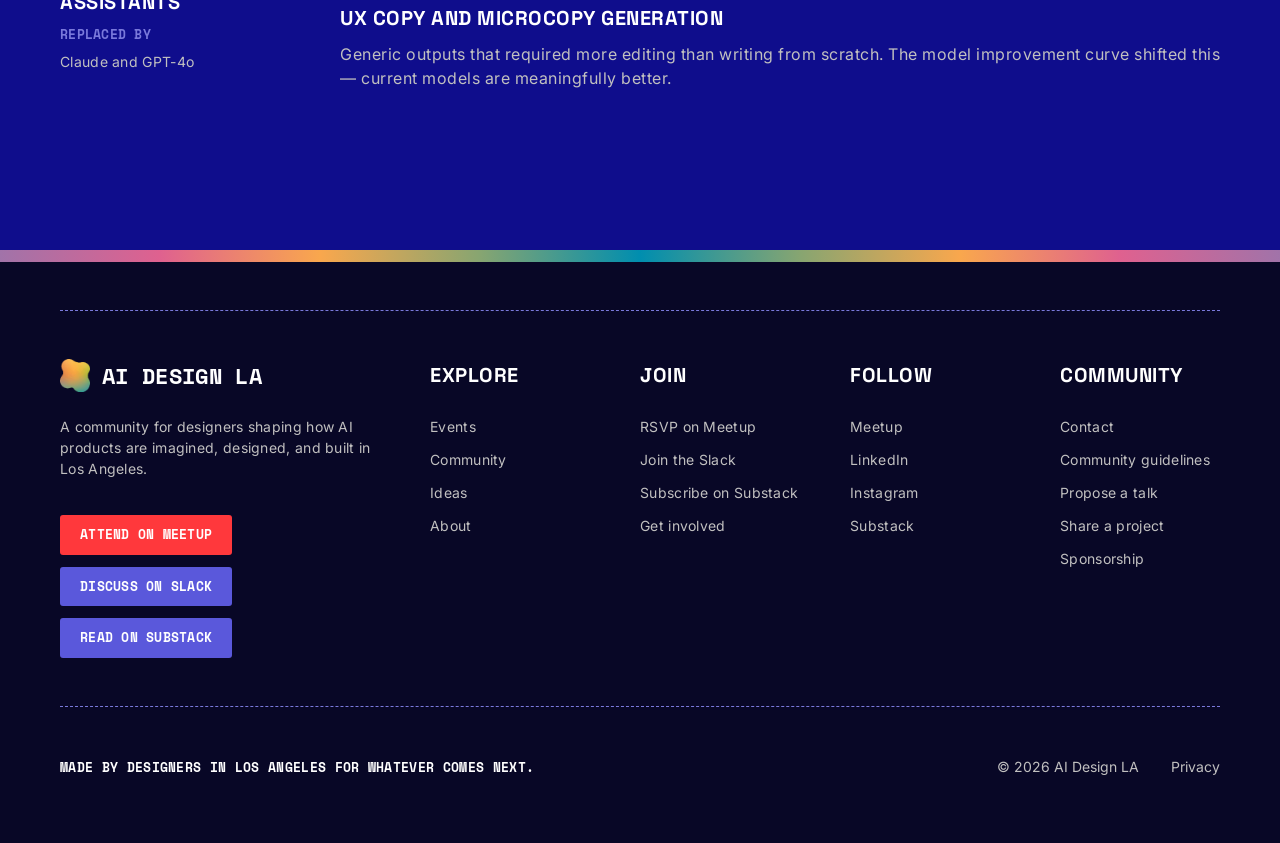
<file: tools.html>
<!doctype html>
<html lang="en">
<head>
  <meta charset="utf-8" />
  <meta name="viewport" content="width=device-width, initial-scale=1" />
  <title>Tools — AI Design LA</title>
  <meta
    name="description"
    content="A practical, opinionated guide to the AI tools shaping how designers research, create, prototype, and build."
  />
  <link rel="icon" href="images/favicon.png" type="image/png" />

  <link rel="preconnect" href="https://fonts.googleapis.com" />
  <link rel="preconnect" href="https://fonts.gstatic.com" crossorigin />
  <link
    href="https://fonts.googleapis.com/css2?family=Inter:wght@400;500;600&family=Outfit:wght@500&family=Roboto+Condensed:wght@700&family=Space+Grotesk:wght@700&family=Space+Mono:wght@400;700&display=swap"
    rel="stylesheet"
  />

  <link rel="stylesheet" href="css/tokens.css" />
  <link rel="stylesheet" href="css/base.css" />
  <link rel="stylesheet" href="css/components.css" />
  <link rel="stylesheet" href="css/tools.css" />
</head>
<body>
  <a class="visually-hidden" href="#main">Skip to content</a>

  <!-- Compact sticky nav: hidden at page top, reveals on scroll-up -->
  <header class="site-header" data-site-header>
    <a class="site-header__logo" href="index.html">
      <img src="images/logo-icon-animation.gif" alt="" width="43" height="48" />
      <span class="site-header__logo-text">
        <span>AI</span><span>Design</span><span>LA</span>
      </span>
    </a>

    <nav class="site-nav" data-site-nav aria-label="Primary">
      <a class="site-nav__link" href="about.html">About</a>
      <a class="site-nav__link" href="events.html">Events</a>
      <a class="site-nav__link" href="community.html">Community</a>
      <a class="site-nav__link" href="ideas.html">Ideas</a>
      <a class="site-nav__link" href="tools.html">Tools</a>
      <a class="site-nav__link site-nav__link--accent" href="https://www.meetup.com/ai-design-la/" target="_blank" rel="noopener">Join the community</a>
    </nav>

    <button class="nav-toggle" data-nav-toggle aria-label="Open menu" aria-expanded="false">
      <span class="nav-toggle__bar"></span>
      <span class="nav-toggle__bar"></span>
      <span class="nav-toggle__bar"></span>
    </button>
  </header>

  <!-- Mobile menu: full-screen overlay -->
  <div class="mobile-menu" data-mobile-menu>
    <div class="mobile-menu__header">
      <a class="mobile-menu__logo" href="index.html">
        <img src="images/logo-icon-animation.gif" alt="" width="43" height="48" />
        <span class="mobile-menu__logo-text">
          <span>AI</span><span>Design</span><span>LA</span>
        </span>
      </a>
      <button class="mobile-menu__close" data-mobile-close aria-label="Close menu">
        <svg viewBox="0 0 16.5332 16" xmlns="http://www.w3.org/2000/svg">
          <path fill="currentColor" d="M0.268262 0.259611C0.440253 0.0933737 0.673395 0 0.916476 0C1.15956 0 1.3927 0.0933737 1.56469 0.259611L16.2412 14.4628C16.3313 14.5441 16.4036 14.6421 16.4538 14.751C16.5039 14.8599 16.5309 14.9774 16.533 15.0966C16.5352 15.2158 16.5125 15.3342 16.4664 15.4448C16.4203 15.5553 16.3516 15.6557 16.2645 15.74C16.1774 15.8243 16.0736 15.8907 15.9594 15.9354C15.8452 15.98 15.7229 16.002 15.5997 15.9999C15.4765 15.9978 15.3551 15.9717 15.2426 15.9232C15.13 15.8746 15.0288 15.8047 14.9448 15.7175L0.268262 1.51423C0.0964852 1.34779 0 1.12216 0 0.886921C0 0.651679 0.0964852 0.426056 0.268262 0.259611Z" />
          <path fill="currentColor" d="M16.2405 0.259611C16.4123 0.426056 16.5088 0.651679 16.5088 0.886921C16.5088 1.12216 16.4123 1.34779 16.2405 1.51423L1.564 15.7175C1.39011 15.8743 1.16012 15.9596 0.922484 15.9556C0.684845 15.9515 0.458111 15.8584 0.290049 15.6957C0.121987 15.5331 0.0257188 15.3136 0.021526 15.0837C0.0173331 14.8537 0.105543 14.6311 0.267572 14.4628L14.9441 0.259611C15.1161 0.0933737 15.3492 0 15.5923 0C15.8354 0 16.0685 0.0933737 16.2405 0.259611Z" />
        </svg>
      </button>
    </div>

    <nav class="mobile-menu__list" aria-label="Mobile">
      <a class="mobile-menu__link type-heading-4" href="about.html">About</a>
      <a class="mobile-menu__link type-heading-4" href="events.html">Events</a>
      <a class="mobile-menu__link type-heading-4" href="community.html">Community</a>
      <a class="mobile-menu__link type-heading-4" href="ideas.html">Ideas</a>
      <a class="mobile-menu__link type-heading-4" href="tools.html">Tools</a>
      <a class="mobile-menu__link type-heading-4" href="index.html#join">Join us</a>
      <a class="mobile-menu__link type-heading-4" href="contact.html#contact">Contact</a>
    </nav>
  </div>

  <main id="main">
    <!-- Hero -->
    <section class="hero hero--page">
      <img class="hero__image" src="images/tools-hero.jpg" alt="" />
      <div class="hero__scrim" aria-hidden="true"></div>

      <a class="hero__logo" href="index.html">
        <img src="images/ADL-logo-animation.gif" alt="AI Design LA" width="150" height="167" />
      </a>

      <nav class="hero__nav" aria-label="Primary">
        <a class="site-nav__link" href="about.html">About</a>
        <a class="site-nav__link" href="events.html">Events</a>
        <a class="site-nav__link" href="community.html">Community</a>
        <a class="site-nav__link" href="ideas.html">Ideas</a>
        <a class="site-nav__link" href="tools.html">Tools</a>
        <a class="site-nav__link site-nav__link--accent" href="https://www.meetup.com/ai-design-la/" target="_blank" rel="noopener">Join The community</a>
      </nav>

      <div class="hero__content">
        <p class="type-label-medium eyebrow-label">Community Field Guide</p>
        <h1 class="type-display hero__title" data-hero-title>Tools We Use</h1>
        <p class="type-body-large">
          A practical, opinionated guide to the AI tools shaping how designers research, create, prototype, and
          build.
        </p>
        <p class="type-body-medium tools-hero__subtext">
          Tested by people doing the work. Updated as the tools and our opinions change.
        </p>
        <div class="button-row">
          <a class="btn btn--accent" href="contact.html#suggesting-a-tool">Suggest a Tool</a>
          <a class="type-label-medium tools-graveyard-link" href="#graveyard">Jump to the Graveyard ↓</a>
        </div>
      </div>
    </section>

    <div class="gradient-band" aria-hidden="true"></div>

    <!-- Why this list exists -->
    <section class="section section--raised section--spacious">
      <span class="icon icon--on-light" aria-hidden="true">
        <img src="images/Icon-15.svg" alt="" width="80" height="80" />
      </span>

      <p class="type-label-medium eyebrow-label">Why This List Exists</p>

      <div class="section__eyebrow">
        <h2 class="type-heading-1">The useful tools earn their place</h2>
        <p class="type-heading-3">Not everything is worth your attention</p>
      </div>

      <div class="section__intro">
        <p class="type-body-large">
          New AI tools appear every week. Most do not deserve a permanent place in a designer's workflow. This is
          a deliberately selective list of products that members of the AI Design LA community have used enough
          to form an honest point of view about.
        </p>
      </div>

      <p class="type-label-small tools-intro__meta">Last reviewed: August 2026</p>
    </section>

    <!-- What the labels mean -->
    <section class="section section--canvas">
      <p class="type-label-medium eyebrow-label">How We Classify Them</p>
      <h2 class="type-heading-1">What the labels mean</h2>

      <div class="status-legend">
        <div class="status-legend__item">
          <span class="tag tag--solid-accent">Core Stack</span>
          <p class="type-body-large">Tools people regularly depend on. Tested across enough real projects to trust.</p>
        </div>
        <div class="status-legend__item">
          <span class="tag tag--solid-brand">In Rotation</span>
          <p class="type-body-large">Useful for particular workflows, projects, or moments — but not every one.</p>
        </div>
        <div class="status-legend__item">
          <span class="tag tag--solid-workflow">Watching</span>
          <p class="type-body-large">Promising, but not yet proven enough for regular use. Worth keeping an eye on.</p>
        </div>
        <div class="status-legend__item">
          <span class="tag tag--solid-dropped">Dropped</span>
          <p class="type-body-large">Tools that were replaced, declined, or created more friction than value.</p>
        </div>
      </div>
    </section>

    <!-- Category jump nav -->
    <section class="section">
      <div class="section__intro">
        <p class="type-label-medium eyebrow-label">Currently in the mix</p>
        <h2 class="type-heading-1">The toolkit</h2>
        <p class="type-body-large">Browse the tools our community is using across the design process.</p>
      </div>

      <nav class="category-nav" data-category-nav aria-label="Categories"></nav>
    </section>

    <!-- Category sections: rendered from js/tools-data.js by js/tools.js -->
    <div data-category-sections></div>

    <!-- The Tool Graveyard -->
    <section class="section section--canvas-vivid" id="graveyard">
      <span class="icon icon--on-dark" aria-hidden="true">
        <img src="images/Icon-16.svg" alt="" width="80" height="80" />
      </span>

      <div class="section__intro graveyard-intro">
        <p class="type-heading-4 graveyard-eyebrow">The Tool Graveyard</p>
        <h2 class="type-heading-1">What we tried and left behind</h2>
        <p class="type-body-large">
          Some tools are replaced. Some stop improving. Others create more work than they save. These are the
          ones we stopped reaching for and why.
        </p>
      </div>

      <div class="graveyard-list" data-graveyard-rows></div>
    </section>

    <div class="gradient-band" aria-hidden="true"></div>
  </main>

  <footer class="site-footer">
    <hr class="site-footer__rule" />

    <div class="site-footer__grid">
      <div class="site-footer__brand">
        <p class="site-footer__brand-name">
          <img src="images/logo-icon-animation.gif" alt="" width="30" height="33" />
          <span>AI Design LA</span>
        </p>
        <p class="site-footer__brand-copy">
          A community for designers shaping how AI products are imagined, designed, and built in Los Angeles.
        </p>
        <div class="site-footer__brand-links">
          <a class="btn btn--accent btn--small" href="https://www.meetup.com/ai-design-la/" target="_blank" rel="noopener">
            Attend on Meetup
          </a>
          <a
            class="btn btn--brand btn--small"
            href="https://join.slack.com/t/aidesignla/shared_invite/zt-463ey9es3-E1GQ32V9WsWTPpd9auVw3w"
            target="_blank"
            rel="noopener"
          >
            Discuss on Slack
          </a>
          <a class="btn btn--brand btn--small" href="https://aidesignla.substack.com/" target="_blank" rel="noopener">Read on Substack</a>
        </div>
      </div>

      <div class="site-footer__col">
        <p class="site-footer__col-title">Explore</p>
        <nav class="site-footer__col-links" aria-label="Explore">
          <a href="events.html">Events</a>
          <a href="community.html">Community</a>
          <a href="ideas.html">Ideas</a>
          <a href="about.html">About</a>
        </nav>
      </div>

      <div class="site-footer__col">
        <p class="site-footer__col-title">Join</p>
        <nav class="site-footer__col-links" aria-label="Join">
          <a href="https://www.meetup.com/ai-design-la/" target="_blank" rel="noopener">RSVP on Meetup</a>
          <a
            href="https://join.slack.com/t/aidesignla/shared_invite/zt-463ey9es3-E1GQ32V9WsWTPpd9auVw3w"
            target="_blank"
            rel="noopener"
          >
            Join the Slack
          </a>
          <a href="https://aidesignla.substack.com/" target="_blank" rel="noopener">Subscribe on Substack</a>
          <a href="contact.html">Get involved</a>
        </nav>
      </div>

      <div class="site-footer__col">
        <p class="site-footer__col-title">Follow</p>
        <nav class="site-footer__col-links" aria-label="Follow">
          <a href="https://www.meetup.com/ai-design-la/" target="_blank" rel="noopener">Meetup</a>
          <a href="https://www.linkedin.com/company/ai-design-la/" target="_blank" rel="noopener">LinkedIn</a>
          <a href="https://www.instagram.com/aidesignla" target="_blank" rel="noopener">Instagram</a>
          <a href="https://aidesignla.substack.com/" target="_blank" rel="noopener">Substack</a>
        </nav>
      </div>

      <div class="site-footer__col">
        <p class="site-footer__col-title">Community</p>
        <nav class="site-footer__col-links" aria-label="Community" id="contribute">
          <a href="contact.html#contact">Contact</a>
          <a href="community.html#guidelines">Community guidelines</a>
          <a href="contact.html#propose-a-talk">Propose a talk</a>
          <a href="contact.html#share-a-project">Share a project</a>
          <a href="contact.html#sponsorship">Sponsorship</a>
        </nav>
      </div>
    </div>

    <hr class="site-footer__rule" />

    <div class="site-footer__bottom">
      <p class="site-footer__tagline">Made by designers in Los Angeles for whatever comes next.</p>
      <div class="site-footer__legal">
        <span>© 2026 AI Design LA</span>
        <a href="#">Privacy</a>
      </div>
    </div>
  </footer>

  <script src="js/tools-data.js"></script>
  <script src="js/tools.js"></script>
  <script src="js/main.js"></script>
</body>
</html>
</file>
<file: css/tokens.css>
/*
  AI Design LA — Design tokens
  Source of truth: Figma file "AI Design LA" (variable collection).
  Every color, type, spacing, and radius value used across the site
  should reference one of these custom properties — no hardcoded
  values in component/page CSS.
*/

:root {
  /* ---------- Color: background ---------- */
  --bg-canvas: #080726;
  --bg-canvas-vivid: #0f0d8c;
  --bg-raised: #eaeaea;
  --bg-brand: #5a58db;
  --bg-accent: #ff383c;
  --bg-accent-hover: #ff5e62;
  --bg-white: #ffffff;

  /* ---------- Color: idea category tags ---------- */
  /* Workflow/Research/Video reuse --gradient-brand's own stops as flat
     colors, so every category tag stays inside the brand palette. */
  --tag-case-study: var(--bg-accent-hover);
  --tag-workflow: #008eaf;
  --tag-research: #a173a9;
  --tag-video: #df618f;

  /* ---------- Color: tool status tags ---------- */
  /* Dropped reuses the Tools page's own status legend color; distinct
     from --tag-research even though both read as muted mauve. */
  --tag-dropped: #aa7ba0;

  /* ---------- Color: text ---------- */
  --text-primary: #ffffff;
  --text-reversed: #000000;
  --text-subtle: #c1c0c0;
  --text-muted: #8f8f8f;
  --text-brand: #5a58db;
  --text-brand-light: #7a79db;
  --text-brand-bright: #adabf5;
  --text-accent: #ff383c;

  /* ---------- Color: border / rule ---------- */
  --border-rule: #7a79db;
  --border-button: #5a58db;

  /* ---------- Color: overlay ---------- */
  --overlay-scrim: rgba(0, 0, 0, 0.2);

  /* ---------- Color: brand gradient (gradient bands, logo mark) ---------- */
  --gradient-brand: linear-gradient(
    90deg,
    #a173a9 2.4038%,
    #df618f 24.038%,
    #f9a74d 45.192%,
    #87a571 75.481%,
    #008eaf 98.558%
  );

  /* Palindrome of the same 5 colors (start === end) so a single tile can be
     repeated and scrolled indefinitely with no visible seam at the loop point. */
  --gradient-brand-loop: linear-gradient(
    90deg,
    #a173a9 0%,
    #df618f 12.5%,
    #f9a74d 25%,
    #87a571 37.5%,
    #008eaf 50%,
    #87a571 62.5%,
    #f9a74d 75%,
    #df618f 87.5%,
    #a173a9 100%
  );
  --gradient-brand-loop-tile: 100vw;

  /* ---------- Font families ---------- */
  --font-mono: "Space Mono", "Courier New", monospace;
  --font-heading: "Space Grotesk", "Helvetica Neue", sans-serif;
  --font-body: "Inter", "Helvetica Neue", sans-serif;

  /* ---------- Font sizes ---------- */
  --size-display: 72px;
  --size-display-mobile: 60px;
  --size-heading-1: 48px;
  --size-heading-2: 36px;
  --size-heading-3: 24px;
  --size-heading-4: 20px;
  --size-label-medium: 16px;
  --size-label-small: 13px;
  --size-body-large: 20px;
  --size-body-medium: 16px;
  --size-body-small: 14px;

  /* ---------- Line heights (unitless where possible source is px) ---------- */
  --line-height-display: 72px;
  --line-height-display-mobile: 60px;
  --line-height-heading-1: 48px;
  --line-height-heading-2: 36px;
  --line-height-heading-3: 32px;
  --line-height-heading-4: 24px;
  --line-height-label-medium: 1;
  --line-height-label-small: 19.5px;
  --line-height-body-large: 28px;
  --line-height-body-medium: 24px;
  --line-height-body-small: 21px;

  /* ---------- Letter spacing / tracking ---------- */
  --tracking-display: -3px;
  --tracking-heading: -1px;
  --tracking-body: 0.5px;
  --tracking-label: 0.32px;
  --tracking-label-small: 0.26px;
  --tracking-body-small: 0.3px;

  /* ---------- Spacing ---------- */
  --space-xxxs: 4px;
  --space-xxs: 8px;
  --space-xs: 12px;
  --space-sm: 16px;
  --space-md: 24px;
  --space-lg: 36px;
  --space-xl: 48px;
  --space-xxl: 60px;
  --space-xxxl: 160px;
  --space-xxxxl: 200px;

  /* ---------- Radius ---------- */
  --radius-sm: 3px;
  --radius-md: 8px;

  /* ---------- Layout ---------- */
  /* Rendered height of .site-header on mobile, where it sits in-flow
     (sticky) above the hero instead of floating over it. */
  --header-height-mobile: 80px;

  /* ---------- Motion ---------- */
  --ease-standard: cubic-bezier(0.4, 0, 0.2, 1);
  --duration-fast: 150ms;
  --duration-medium: 300ms;
  --duration-slow: 6s;
}
</file>
<file: css/base.css>
/*
  AI Design LA — Base styles
  Reset + typography primitives shared by every page.
*/

*,
*::before,
*::after {
  box-sizing: border-box;
}

html {
  -webkit-text-size-adjust: 100%;
  scroll-behavior: smooth;
}

body {
  margin: 0;
  background: var(--bg-white);
  color: var(--text-reversed);
  font-family: var(--font-body);
  font-size: var(--size-body-medium);
  line-height: var(--line-height-body-medium);
  -webkit-font-smoothing: antialiased;
}

img {
  display: block;
  max-width: 100%;
}

svg {
  display: block;
}

a {
  color: inherit;
  text-decoration: none;
}

button {
  font: inherit;
  color: inherit;
  background: none;
  border: 0;
  cursor: pointer;
}

ul {
  margin: 0;
  padding: 0;
  list-style: none;
}

p {
  margin: 0;
}

h1,
h2,
h3,
h4,
h5,
h6 {
  margin: 0;
  font-weight: 700;
}

/* ---------- Typography primitives ---------- */

.type-display {
  font-family: var(--font-mono);
  font-weight: 700;
  font-size: var(--size-display);
  line-height: var(--line-height-display);
  letter-spacing: var(--tracking-display);
  text-transform: uppercase;
}

.type-heading-1 {
  font-family: var(--font-mono);
  font-weight: 700;
  font-size: var(--size-heading-1);
  line-height: var(--line-height-heading-1);
  letter-spacing: var(--tracking-heading);
  text-transform: uppercase;
}

.type-heading-2 {
  font-family: var(--font-mono);
  font-weight: 700;
  font-size: var(--size-heading-2);
  line-height: var(--line-height-heading-2);
  letter-spacing: var(--tracking-heading);
  text-transform: uppercase;
}

.type-heading-3 {
  font-family: var(--font-heading);
  font-weight: 700;
  font-size: var(--size-heading-3);
  line-height: var(--line-height-heading-3);
  letter-spacing: var(--tracking-body);
}

.type-heading-4 {
  font-family: var(--font-heading);
  font-weight: 700;
  font-size: var(--size-heading-4);
  line-height: var(--line-height-heading-4);
  letter-spacing: var(--tracking-body);
  text-transform: uppercase;
}

.type-label-medium {
  font-family: var(--font-mono);
  font-weight: 700;
  font-size: var(--size-label-medium);
  line-height: var(--line-height-label-medium);
  letter-spacing: var(--tracking-label);
  text-transform: uppercase;
}

.type-label-small {
  font-family: var(--font-mono);
  font-weight: 700;
  font-size: var(--size-label-small);
  line-height: var(--line-height-label-small);
  letter-spacing: var(--tracking-label-small);
  text-transform: uppercase;
}

.type-body-large {
  font-family: var(--font-body);
  font-weight: 400;
  font-size: var(--size-body-large);
  line-height: var(--line-height-body-large);
  letter-spacing: var(--tracking-body);
}

.type-body-medium {
  font-family: var(--font-body);
  font-weight: 400;
  font-size: var(--size-body-medium);
  line-height: var(--line-height-body-medium);
  letter-spacing: var(--tracking-body);
}

.type-body-small {
  font-family: var(--font-body);
  font-weight: 400;
  font-size: var(--size-body-small);
  line-height: var(--line-height-body-small);
  letter-spacing: var(--tracking-body-small);
}

/* ---------- Layout helpers ---------- */

.container {
  width: 100%;
  max-width: 1608px;
  margin-inline: auto;
  padding-inline: var(--space-xxl);
}

@media (max-width: 900px) {
  .container {
    padding-inline: var(--space-md);
  }
}

.visually-hidden {
  position: absolute;
  width: 1px;
  height: 1px;
  padding: 0;
  margin: -1px;
  overflow: hidden;
  clip: rect(0, 0, 0, 0);
  white-space: nowrap;
  border: 0;
}
</file>
<file: css/components.css>
/*
  AI Design LA — Shared components
  Buttons, nav, icons, cards, footer. Reused across every page.
*/

/* ---------- Buttons ---------- */

.btn {
  display: inline-flex;
  align-items: center;
  justify-content: center;
  gap: var(--space-xs);
  padding: var(--space-xs) var(--space-md);
  border-radius: var(--radius-sm);
  font-family: var(--font-mono);
  font-weight: 700;
  font-size: var(--size-label-medium);
  letter-spacing: var(--tracking-label);
  text-transform: uppercase;
  white-space: nowrap;
  color: var(--text-primary);
  transition: opacity var(--duration-fast) var(--ease-standard);
}

.btn:hover,
.btn:focus-visible {
  opacity: 0.85;
}

.btn:disabled {
  opacity: 0.4;
  cursor: not-allowed;
}

.btn:disabled:hover {
  opacity: 0.4;
}

.btn--brand {
  background: var(--bg-brand);
}

.btn--accent {
  background: var(--bg-accent);
}

.btn--small {
  padding: 10px 20px;
  font-size: var(--size-label-small);
  line-height: var(--line-height-label-small);
  letter-spacing: var(--tracking-label-small);
}

.btn--small.is-active {
  background: var(--bg-accent);
}

.btn--outline {
  background: transparent;
  border: 1px dashed var(--border-button);
  color: var(--text-reversed);
}

.btn--outline:hover,
.btn--outline:focus-visible {
  background: var(--bg-brand);
  border-style: solid;
  color: var(--text-primary);
  opacity: 1;
}

/* ---------- Site nav ---------- */

.site-header {
  position: fixed;
  inset-block-start: 0;
  inset-inline: 0;
  z-index: 100;
  display: flex;
  align-items: center;
  justify-content: space-between;
  padding: var(--space-sm) var(--space-xxl);
  background: rgba(8, 7, 38, 0.92);
  backdrop-filter: blur(8px);
  -webkit-backdrop-filter: blur(8px);
  transform: translateY(-100%);
  transition: transform var(--duration-medium) var(--ease-standard);
}

.site-header.is-visible {
  transform: translateY(0);
}

.site-header__logo {
  display: flex;
  align-items: center;
  gap: var(--space-sm);
}

.site-header__logo img {
  height: 48px;
  width: auto;
}

.site-header__logo-text {
  display: flex;
  gap: var(--space-xs);
  font-family: var(--font-mono);
  font-weight: 700;
  font-size: 22px;
  letter-spacing: var(--tracking-label);
  text-transform: uppercase;
  color: var(--text-primary);
}

.site-nav {
  display: flex;
  align-items: center;
  gap: var(--space-xs);
}

.site-nav__link {
  padding: var(--space-xs) var(--space-md);
  border-radius: var(--radius-sm);
  background: var(--bg-brand);
  font-family: var(--font-mono);
  font-weight: 700;
  font-size: var(--size-label-medium);
  letter-spacing: var(--tracking-label);
  text-transform: uppercase;
  color: var(--text-primary);
  transition: opacity var(--duration-fast) var(--ease-standard);
}

.site-nav__link:hover,
.site-nav__link:focus-visible {
  opacity: 0.85;
}

.site-nav__link--accent {
  background: var(--bg-accent);
}

.nav-toggle {
  display: none;
  flex-direction: column;
  justify-content: center;
  gap: 5px;
  width: 44px;
  height: 44px;
  padding: 0;
}

.nav-toggle__bar {
  width: 24px;
  height: 2px;
  background: var(--text-primary);
  transition: transform var(--duration-fast) var(--ease-standard),
    opacity var(--duration-fast) var(--ease-standard);
}

.nav-toggle[aria-expanded="true"] .nav-toggle__bar:nth-child(1) {
  transform: translateY(7px) rotate(45deg);
}

.nav-toggle[aria-expanded="true"] .nav-toggle__bar:nth-child(2) {
  opacity: 0;
}

.nav-toggle[aria-expanded="true"] .nav-toggle__bar:nth-child(3) {
  transform: translateY(-7px) rotate(-45deg);
}

@media (max-width: 900px) {
  .nav-toggle {
    display: flex;
  }

  .site-header {
    position: sticky;
    transform: none;
    background: var(--bg-canvas);
    padding: var(--space-sm) var(--space-md);
  }

  .hero__nav {
    display: none;
  }

  .site-nav {
    display: none;
  }
}

@media (max-width: 360px) {
  .site-header__logo-text {
    display: none;
  }
}

/* ---------- Mobile menu (full-screen overlay) ---------- */

.mobile-menu {
  position: fixed;
  inset: 0;
  z-index: 200;
  display: none;
  flex-direction: column;
  background: var(--bg-canvas);
  padding: var(--space-md);
  overflow-y: auto;
  transform: translateX(100%);
  transition: transform var(--duration-medium) var(--ease-standard);
}

.mobile-menu.is-open {
  display: flex;
  transform: translateX(0);
}

.mobile-menu__header {
  display: flex;
  align-items: center;
  justify-content: space-between;
  padding-bottom: var(--space-xxl);
}

.mobile-menu__logo {
  display: flex;
  align-items: center;
  gap: var(--space-sm);
}

.mobile-menu__logo img {
  height: 48px;
  width: auto;
}

.mobile-menu__logo-text {
  display: flex;
  gap: var(--space-xs);
  font-family: var(--font-mono);
  font-weight: 700;
  font-size: 22px;
  letter-spacing: var(--tracking-label);
  text-transform: uppercase;
  color: var(--text-primary);
}

.mobile-menu__close {
  width: 44px;
  height: 44px;
  display: flex;
  align-items: center;
  justify-content: center;
  color: var(--text-primary);
}

.mobile-menu__close svg {
  width: 16px;
  height: 16px;
}

.mobile-menu__list {
  display: flex;
  flex-direction: column;
}

.mobile-menu__link {
  padding: var(--space-sm) 0 var(--space-sm) var(--space-sm);
  border-top: 1px dashed var(--border-rule);
  color: var(--text-primary);
}

/* ---------- Gradient band ---------- */
/* Shared brand-gradient divider strip, used at the top/bottom of <main>
   on every page. */

.gradient-band {
  height: var(--space-xs);
  width: 100%;
  overflow: hidden;
  background-image: var(--gradient-brand-loop);
  background-repeat: repeat-x;
  background-size: var(--gradient-brand-loop-tile) 100%;
  animation: gradient-band-scroll var(--duration-slow) linear infinite;
}

@keyframes gradient-band-scroll {
  from {
    background-position-x: 0;
  }
  to {
    background-position-x: calc(var(--gradient-brand-loop-tile) * -1);
  }
}

@media (prefers-reduced-motion: reduce) {
  .gradient-band {
    animation: none;
  }
}

/* ---------- Hero ---------- */
/* Shared full-bleed photo hero. `.hero--page` sizes it down for secondary
   pages (About, and future pages) instead of the homepage's near-full-viewport
   treatment. Homepage-only entrance-animation rules (mosaic reveal, headline
   type effect) live in home.css alongside the script that drives them. */

.hero {
  position: relative;
  display: flex;
  flex-direction: column;
  align-items: center;
  justify-content: center;
  gap: 10px;
  min-height: calc(100vh - var(--space-xs));
  padding: 205px var(--space-xxl);
  overflow: clip;
  isolation: isolate;
  background-color: var(--bg-canvas);
}

.hero--page {
  min-height: 700px;
}

.hero__image {
  position: absolute;
  inset: 0;
  width: 100%;
  height: 100%;
  object-fit: cover;
  z-index: -1;
  opacity: 1;
}

.hero__image--fade-in {
  transition: opacity var(--duration-medium) var(--ease-standard);
}

.hero__scrim {
  position: absolute;
  inset: 0;
  background: linear-gradient(180deg, rgba(8, 7, 38, 0.55) 0%, rgba(8, 7, 38, 0.25) 40%, rgba(8, 7, 38, 0.65) 100%);
  z-index: -1;
}

.hero__logo {
  position: absolute;
  top: var(--space-xl);
  left: var(--space-xl);
  display: block;
  width: 150px;
}

.hero__logo img {
  display: block;
  width: 100%;
  height: auto;
}

.hero__nav {
  position: absolute;
  top: var(--space-xl);
  right: var(--space-xxl);
}

.hero__content {
  display: flex;
  flex-direction: column;
  align-items: center;
  gap: var(--space-lg);
  max-width: 1000px;
  text-align: center;
  color: var(--text-primary);
}

.hero__content .type-body-large {
  color: var(--text-primary);
}

@media (max-width: 900px) {
  .hero {
    min-height: calc(100vh - var(--header-height-mobile) - var(--space-xs));
    padding: var(--space-xl) var(--space-md);
  }

  .hero--page {
    min-height: auto;
  }

  .hero__logo {
    display: none;
  }
}

/* ---------- Hero entrance: mosaic reveal ---------- */
/* Shared across every page's hero. Populated by js/main.js; tiles start
   opaque (matching --bg-canvas) and fade/scale away in randomized order
   to reveal the hero image beneath. */

.hero__mosaic {
  position: absolute;
  inset: 0;
  pointer-events: none;
}

.hero__mosaic-tile {
  position: absolute;
  background-color: var(--bg-canvas);
  opacity: 1;
  transform: scale(1);
  transition: opacity var(--duration-medium) var(--ease-standard),
    transform var(--duration-medium) var(--ease-standard);
  will-change: opacity, transform;
}

.hero__mosaic-tile.is-revealed {
  opacity: 0;
  transform: scale(1.12);
}

/* ---------- Hero entrance: headline type effect ---------- */

.hero__title-char {
  display: inline-block;
  opacity: 0;
  transform: translateY(0.35em);
  animation: hero-char-in var(--duration-medium) var(--ease-standard) forwards;
}

@keyframes hero-char-in {
  to {
    opacity: 1;
    transform: translateY(0);
  }
}

.hero__caret {
  display: inline-block;
  width: 3px;
  height: 0.85em;
  margin-left: 4px;
  background: currentColor;
  vertical-align: -0.1em;
  opacity: 0;
  animation: hero-caret-blink 900ms steps(1, jump-none) infinite;
}

.hero__caret.is-done {
  display: none;
}

@keyframes hero-caret-blink {
  0%,
  49% {
    opacity: 1;
  }
  50%,
  100% {
    opacity: 0;
  }
}

@media (prefers-reduced-motion: reduce) {
  .hero__title-char {
    animation: none;
    opacity: 1;
    transform: none;
  }

  .hero__caret {
    display: none;
  }

  .hero__mosaic-tile {
    transition: none;
  }
}

/* ---------- Section shell ---------- */

.section {
  display: flex;
  flex-direction: column;
  align-items: center;
  justify-content: center;
  gap: var(--space-xl);
  width: 100%;
  padding: var(--space-xxxl) var(--space-xxl);
  text-align: center;
}

.section--canvas {
  background: var(--bg-canvas);
  color: var(--text-primary);
}

.section--canvas-vivid {
  background: var(--bg-canvas-vivid);
  color: var(--text-primary);
}

.section--raised {
  background: var(--bg-raised);
  color: var(--text-reversed);
}

/* Spacious vertical rhythm (xxxxl) for sections that need more breathing
   room than the default section padding — combine with a semantic
   .section--<name> hook alongside this on the element. */
.section--spacious {
  padding: var(--space-xxxxl) var(--space-xxl);
}

.section__intro {
  display: flex;
  flex-direction: column;
  align-items: center;
  gap: var(--space-lg);
  max-width: 1200px;
}

.section__intro--tight {
  gap: var(--space-md);
}

.section__eyebrow {
  display: flex;
  flex-direction: column;
  gap: var(--space-md);
  text-transform: uppercase;
}

/* Small accent label sitting above a heading — combine with
   .type-label-medium, e.g. <p class="type-label-medium eyebrow-label"> */
.eyebrow-label {
  color: var(--text-accent);
}

.section__body {
  display: flex;
  flex-direction: column;
  gap: var(--space-sm);
  max-width: 1200px;
  text-align: left;
}

@media (max-width: 900px) {
  .section,
  .section--spacious {
    padding: var(--space-xxl) var(--space-md) calc(var(--space-xxl) + 10px);
    gap: var(--space-lg);
  }
}

/* ---------- Partner grid ---------- */

.partner-grid {
  display: grid;
  grid-template-columns: repeat(3, minmax(0, 1fr));
  gap: var(--space-xl);
  width: 100%;
  max-width: 1200px;
}

@media (max-width: 900px) {
  .partner-grid {
    grid-template-columns: 1fr;
    max-width: 500px;
    margin-inline: auto;
  }
}

/* ---------- Join us ---------- */

.join {
  position: relative;
  isolation: isolate;
  overflow: clip;
  color: var(--text-primary);
}

.join__image {
  position: absolute;
  inset: 0;
  width: 100%;
  height: 100%;
  object-fit: cover;
  z-index: -2;
}

.join__scrim {
  position: absolute;
  inset: 0;
  background: var(--overlay-scrim);
  z-index: -1;
}

/* 20 percentage points darker than the default scrim — Figma spec for the
   home/about/events Join panels specifically (rgba(0,0,0,0.4) vs 0.2). */
.join__scrim--dark {
  background: rgba(0, 0, 0, 0.4);
}

.join__actions {
  display: flex;
  flex-wrap: wrap;
  align-items: center;
  justify-content: center;
  gap: var(--space-md);
}

@media (max-width: 640px) {
  .join__actions {
    flex-direction: column;
    width: 100%;
  }

  .join__actions .btn {
    width: min(100%, 320px);
  }
}

/* ---------- Section icon ---------- */

.icon {
  width: 80px;
  height: 80px;
  flex-shrink: 0;
}

.icon img,
.icon svg {
  width: 100%;
  height: 100%;
  object-fit: contain;
}

.icon svg path {
  fill: currentColor;
}

.icon--on-dark {
  color: var(--text-primary);
}

.icon--on-light {
  color: var(--text-reversed);
}

/* ---------- Rule (heading flanked by lines) ---------- */

.rule-heading {
  display: flex;
  align-items: center;
  gap: 26px;
  width: 100%;
}

.rule-heading::before,
.rule-heading::after {
  content: "";
  flex: 1 0 0;
  height: 0;
  border-top: 1px dashed var(--border-rule);
}

.rule-heading--on-light::before,
.rule-heading--on-light::after {
  border-top-color: var(--text-reversed);
}

/* ---------- Card: event ---------- */

.event-card {
  display: flex;
  flex-direction: column;
  gap: var(--space-md);
}

.event-card__image {
  aspect-ratio: 366 / 314;
  border-radius: var(--radius-md);
  overflow: hidden;
}

.event-card__image img {
  width: 100%;
  height: 100%;
  object-fit: cover;
}

.event-card__meta {
  font-family: var(--font-heading);
  font-weight: 700;
  font-size: var(--size-heading-4);
  line-height: var(--line-height-heading-4);
  letter-spacing: var(--tracking-body);
  text-transform: uppercase;
  color: var(--text-primary);
}

.event-card__title {
  font-family: var(--font-heading);
  font-weight: 700;
  font-size: var(--size-heading-3);
  line-height: var(--line-height-heading-3);
  letter-spacing: var(--tracking-body);
  text-transform: uppercase;
  color: var(--text-primary);
}

.event-card__excerpt {
  font-family: var(--font-body);
  font-weight: 400;
  font-size: var(--size-body-large);
  line-height: var(--line-height-body-large);
  letter-spacing: var(--tracking-body);
  color: var(--text-muted);
  display: -webkit-box;
  -webkit-line-clamp: 3;
  -webkit-box-orient: vertical;
  overflow: hidden;
}

/* ---------- Card: idea ---------- */

.idea-card {
  display: flex;
  gap: var(--space-md);
}

.idea-card__image {
  width: 250px;
  height: 251px;
  flex-shrink: 0;
  border-radius: var(--radius-md);
  overflow: hidden;
}

.idea-card__image img {
  width: 100%;
  height: 100%;
  object-fit: cover;
}

.idea-card__body {
  display: flex;
  flex-direction: column;
  gap: var(--space-sm);
  min-width: 0;
  color: var(--text-reversed);
}

.idea-card__meta {
  font-family: var(--font-heading);
  font-weight: 700;
  font-size: var(--size-heading-4);
  line-height: var(--line-height-heading-4);
  letter-spacing: var(--tracking-body);
  text-transform: uppercase;
}

.idea-card__title {
  font-family: var(--font-heading);
  font-weight: 700;
  font-size: var(--size-heading-3);
  line-height: var(--line-height-heading-3);
  letter-spacing: var(--tracking-body);
  text-transform: uppercase;
}

.idea-card__excerpt {
  font-family: var(--font-body);
  font-weight: 400;
  font-size: var(--size-body-medium);
  line-height: var(--line-height-body-medium);
  letter-spacing: var(--tracking-body);
  display: -webkit-box;
  -webkit-line-clamp: 5;
  -webkit-box-orient: vertical;
  overflow: hidden;
}

@media (max-width: 640px) {
  .idea-card {
    flex-direction: column;
  }

  .idea-card__image {
    width: 100%;
    height: auto;
    aspect-ratio: 250 / 251;
  }
}

/* ---------- Card: partner ---------- */

.partner-card {
  position: relative;
  display: flex;
  flex: 1 0 0;
  align-items: center;
  justify-content: center;
  height: 250px;
  padding: var(--space-xxl);
  border-radius: var(--radius-md);
  background: var(--bg-white);
  overflow: hidden;
}

.partner-card__mark {
  max-width: 100%;
  max-height: 100%;
  width: auto;
  height: auto;
}

.partner-card__mark--wide {
  width: 425px;
}

.partner-card__mark--neochrome {
  width: 320px;
}

.partner-card__link {
  position: absolute;
  right: 0;
  bottom: 0;
  display: flex;
  align-items: center;
  justify-content: center;
  width: 39px;
  height: 39px;
  padding: 7px;
  border-radius: 0 0 var(--radius-md) 0;
  background: var(--bg-raised);
  transition: background var(--duration-fast) var(--ease-standard);
}

.partner-card__link:hover,
.partner-card__link:focus-visible {
  background: var(--border-rule);
}

.partner-card__link img {
  width: 100%;
  height: 100%;
}

@media (max-width: 900px) {
  .partner-card {
    height: auto;
    min-height: 180px;
    padding: var(--space-lg);
  }
}

/* ---------- Card: program (numbered, dashed top rule) ---------- */

.program-card {
  display: flex;
  flex-direction: column;
  gap: var(--space-sm);
  padding-top: var(--space-md);
  border-top: 1px dashed var(--border-button);
  text-align: left;
}

.program-card__index {
  font-family: var(--font-mono);
  font-weight: 700;
  font-size: var(--size-label-medium);
  letter-spacing: var(--tracking-label);
  text-transform: uppercase;
  /* First stop of --gradient-brand, used flat as the numbering accent. */
  color: #a173a9;
}

.program-card__title {
  font-family: var(--font-heading);
  font-weight: 700;
  font-size: var(--size-heading-4);
  line-height: var(--line-height-body-medium);
  letter-spacing: var(--tracking-body);
  text-transform: uppercase;
  color: var(--text-primary);
}

.program-card__body {
  font-family: var(--font-body);
  font-size: var(--size-body-large);
  line-height: var(--line-height-body-large);
  letter-spacing: var(--tracking-body);
  color: var(--text-subtle);
}

/* ---------- Card: team ---------- */

.team-card {
  display: flex;
  flex-direction: column;
  gap: var(--space-sm);
  padding-top: var(--space-md);
  border-top: 1px dashed var(--border-rule);
  text-align: left;
}

.team-card__header {
  display: flex;
  align-items: center;
  gap: 20px;
  width: 100%;
}

.team-card__avatar {
  width: 64px;
  height: 64px;
  border-radius: 50%;
  object-fit: cover;
  flex-shrink: 0;
}

.team-card__identity {
  display: flex;
  flex-direction: column;
  gap: 2px;
}

.team-card__name {
  font-family: var(--font-heading);
  font-weight: 700;
  font-size: var(--size-heading-3);
  line-height: var(--line-height-heading-3);
  letter-spacing: var(--tracking-body);
  text-transform: uppercase;
}

.team-card__role {
  font-family: var(--font-mono);
  font-weight: 700;
  font-size: var(--size-body-small);
  letter-spacing: 0.28px;
  text-transform: uppercase;
  color: var(--text-brand);
}

.team-card__bio {
  font-family: var(--font-body);
  font-size: var(--size-body-large);
  line-height: var(--line-height-body-large);
  letter-spacing: var(--tracking-body);
  max-width: 330px;
}

.team-card__link {
  font-family: var(--font-body);
  font-size: var(--size-body-medium);
  line-height: var(--line-height-body-medium);
  letter-spacing: var(--tracking-body);
  color: var(--text-brand);
}

.team-card__link:hover,
.team-card__link:focus-visible {
  text-decoration: underline;
}

/* ---------- Card: value ---------- */

.value-card {
  display: flex;
  flex-direction: column;
  gap: var(--space-sm);
  padding-top: var(--space-md);
  border-top: 1px dashed var(--border-rule);
  text-align: left;
}

.value-card__title {
  font-family: var(--font-heading);
  font-weight: 700;
  font-size: var(--size-body-large);
  letter-spacing: var(--tracking-body);
  text-transform: uppercase;
  color: var(--text-primary);
}

.value-card__body {
  font-family: var(--font-body);
  font-size: var(--size-body-large);
  line-height: var(--line-height-body-large);
  letter-spacing: var(--tracking-body);
  color: var(--text-subtle);
}

/* ---------- Tag (small status/category chip) ---------- */

.tag {
  display: inline-flex;
  flex-direction: column;
  align-items: flex-start;
  padding: var(--space-xxxs) var(--space-xs);
  border-radius: var(--radius-sm);
  font-family: var(--font-mono);
  font-weight: 700;
  font-size: var(--size-label-small);
  letter-spacing: var(--tracking-label-small);
  text-transform: uppercase;
  color: var(--text-primary);
}

.tag--solid-accent {
  background: var(--bg-accent);
}

.tag--solid-brand {
  background: var(--bg-brand);
}

.tag--solid-case-study {
  background: var(--tag-case-study);
}

.tag--solid-workflow {
  background: var(--tag-workflow);
}

.tag--solid-research {
  background: var(--tag-research);
}

.tag--solid-video {
  background: var(--tag-video);
}

.tag--solid-dropped {
  background: var(--tag-dropped);
}

.tag--outline {
  background: var(--bg-canvas);
  border: 1px dashed var(--border-rule);
}

.tag--outline-brand {
  background: transparent;
  border: 1px dashed var(--border-rule);
  color: var(--text-brand);
}

/* ---------- Filter bar ---------- */

.filter-bar {
  display: flex;
  flex-wrap: wrap;
  align-items: center;
  gap: var(--space-xs);
}

/* ---------- Row: event ---------- */

.event-row {
  display: flex;
  gap: var(--space-xl);
  align-items: flex-start;
  width: 100%;
  padding-top: var(--space-lg);
  border-top: 1px dashed var(--border-rule);
}

.event-row__thumb {
  width: 280px;
  height: 190px;
  flex-shrink: 0;
  border-radius: var(--radius-md);
  object-fit: cover;
}

.event-row__body {
  display: flex;
  flex: 1 0 0;
  flex-direction: column;
  gap: var(--space-sm);
  min-width: 0;
}

.event-row__meta {
  display: flex;
  flex-wrap: wrap;
  align-items: center;
  gap: var(--space-sm);
}

.event-row__date {
  font-family: var(--font-heading);
  font-weight: 700;
  font-size: var(--size-heading-4);
  line-height: var(--line-height-body-medium);
  letter-spacing: var(--tracking-body);
  text-transform: uppercase;
  color: var(--text-primary);
}

.event-row__title {
  font-family: var(--font-heading);
  font-weight: 700;
  font-size: var(--size-heading-3);
  line-height: var(--line-height-heading-3);
  letter-spacing: var(--tracking-body);
  text-transform: uppercase;
  color: var(--text-primary);
}

.event-row__location {
  font-family: var(--font-mono);
  font-weight: 700;
  font-size: var(--size-body-small);
  letter-spacing: 0.28px;
  text-transform: uppercase;
  color: var(--text-brand-light);
}

.event-row__excerpt {
  font-family: var(--font-body);
  font-size: var(--size-body-large);
  line-height: var(--line-height-body-large);
  letter-spacing: var(--tracking-body);
  color: var(--text-subtle);
  display: -webkit-box;
  -webkit-line-clamp: 2;
  -webkit-box-orient: vertical;
  overflow: hidden;
}

.event-row__cta {
  margin-top: var(--space-xxs);
}

@media (max-width: 900px) {
  .event-row {
    flex-direction: column;
  }

  .event-row__thumb {
    width: 100%;
    height: auto;
    aspect-ratio: 280 / 190;
  }
}

/* ---------- Button row (centered, wrapping) ---------- */

.button-row {
  display: flex;
  flex-wrap: wrap;
  align-items: center;
  justify-content: center;
  gap: var(--space-md);
}

@media (max-width: 640px) {
  .button-row {
    flex-direction: column;
    width: 100%;
  }

  .button-row .btn {
    width: min(100%, 320px);
  }
}

/* ---------- Stat (number + label pair) ---------- */

.stat {
  display: flex;
  flex: 1 1 0;
  flex-direction: column;
  align-items: center;
  gap: var(--space-xs);
  min-width: 160px;
  padding-inline: var(--space-lg);
}

.stat + .stat {
  border-left: 1px dashed var(--border-rule);
}

.stat__number {
  font-family: var(--font-mono);
  font-weight: 700;
  font-size: var(--size-display);
  line-height: var(--line-height-display);
  letter-spacing: var(--tracking-display);
  text-transform: uppercase;
  color: var(--text-reversed);
}

.stat__label {
  font-family: var(--font-heading);
  font-weight: 700;
  font-size: var(--size-heading-4);
  line-height: var(--line-height-body-medium);
  letter-spacing: var(--tracking-body);
  text-transform: uppercase;
  color: var(--text-reversed);
  text-align: center;
}

@media (max-width: 900px) {
  .stat {
    min-width: 45%;
    border-left: none !important;
    padding-inline: var(--space-sm);
  }

  .stat__number {
    font-size: var(--size-heading-1);
    line-height: var(--line-height-heading-1);
  }
}

/* ---------- Card: member ---------- */

.member-card {
  display: flex;
  flex-direction: column;
  gap: var(--space-md);
  padding-top: var(--space-lg);
  border-top: 1px dashed var(--border-rule);
  text-align: left;
}

.member-card__header {
  display: flex;
  align-items: center;
  gap: 20px;
  width: 100%;
}

.member-card__avatar {
  width: 64px;
  height: 64px;
  border-radius: 50%;
  object-fit: cover;
  flex-shrink: 0;
}

.member-card__identity {
  display: flex;
  flex-direction: column;
  gap: 2px;
}

.member-card__name {
  font-family: var(--font-heading);
  font-weight: 700;
  font-size: var(--size-heading-4);
  line-height: var(--line-height-body-medium);
  letter-spacing: var(--tracking-body);
  text-transform: uppercase;
  color: var(--text-primary);
}

.member-card__role {
  font-family: var(--font-mono);
  font-weight: 700;
  font-size: var(--size-label-small);
  letter-spacing: var(--tracking-label-small);
  text-transform: uppercase;
  color: var(--text-subtle);
}

.member-card__field {
  display: flex;
  flex-direction: column;
  gap: var(--space-xxs);
}

.member-card__eyebrow {
  font-family: var(--font-mono);
  font-weight: 700;
  font-size: var(--size-label-small);
  letter-spacing: var(--tracking-label-small);
  text-transform: uppercase;
  color: var(--bg-accent);
}

.member-card__eyebrow--muted {
  color: var(--text-brand-light);
}

.member-card__text {
  font-family: var(--font-body);
  font-size: var(--size-body-medium);
  line-height: var(--line-height-body-medium);
  letter-spacing: var(--tracking-body);
}

.member-card__text--primary {
  color: var(--text-primary);
}

.member-card__text--subtle {
  color: var(--text-subtle);
}

.member-card__link {
  font-family: var(--font-mono);
  font-weight: 700;
  font-size: var(--size-label-small);
  letter-spacing: var(--tracking-label-small);
  text-transform: uppercase;
  color: var(--text-brand-light);
}

/* ---------- Card: project ---------- */

.project-card {
  display: flex;
  flex-direction: column;
  height: 100%;
  border-radius: var(--radius-md);
  overflow: hidden;
  text-align: left;
}

.project-card__image {
  width: 100%;
  height: 220px;
  object-fit: cover;
  flex-shrink: 0;
}

.project-card__badge {
  position: absolute;
  top: var(--space-sm);
  left: var(--space-sm);
  padding: var(--space-xxxs) var(--space-xs);
  border-radius: var(--radius-sm);
  background: var(--bg-brand);
  font-family: var(--font-mono);
  font-weight: 700;
  font-size: 12px;
  letter-spacing: var(--tracking-label);
  text-transform: uppercase;
  color: var(--text-primary);
}

.project-card__media {
  position: relative;
}

.project-card__body {
  display: flex;
  flex: 1 0 0;
  flex-direction: column;
  gap: var(--space-sm);
  padding: var(--space-md);
  background: var(--bg-white);
  color: var(--text-reversed);
}

.project-card__title {
  font-family: var(--font-heading);
  font-weight: 700;
  /* One-off size from Figma, between heading-3 (24px) and heading-4 (20px). */
  font-size: 22px;
  line-height: var(--line-height-body-large);
  letter-spacing: var(--tracking-body);
  text-transform: uppercase;
}

.project-card__author {
  font-family: var(--font-mono);
  font-weight: 700;
  font-size: var(--size-label-small);
  letter-spacing: var(--tracking-label);
  text-transform: uppercase;
  color: var(--text-brand);
}

.project-card__takeaway {
  display: flex;
  flex-direction: column;
  gap: var(--space-xxs);
  padding-top: var(--space-sm);
  border-top: 1px dashed var(--border-rule);
}

.project-card__takeaway-label {
  font-family: var(--font-mono);
  font-weight: 700;
  /* One-off size from Figma, smaller than label-small (13px). */
  font-size: 11px;
  letter-spacing: var(--tracking-label);
  text-transform: uppercase;
  color: var(--bg-accent);
}

.project-card__takeaway-text {
  font-family: var(--font-body);
  font-size: var(--size-body-medium);
  line-height: var(--line-height-body-medium);
  letter-spacing: var(--tracking-body);
}

/* ---------- Card: quote ---------- */

.quote-card {
  display: flex;
  flex-direction: column;
  gap: 28px;
  padding-top: var(--space-lg);
  border-top: 1px dashed var(--border-rule);
  text-align: left;
}

.quote-card__question {
  font-family: var(--font-mono);
  font-weight: 700;
  font-size: var(--size-label-small);
  letter-spacing: var(--tracking-label);
  text-transform: uppercase;
  color: var(--bg-accent);
}

.quote-card__quote {
  font-family: var(--font-body);
  font-style: italic;
  font-size: var(--size-body-large);
  line-height: var(--line-height-body-large);
  letter-spacing: var(--tracking-body);
  color: var(--text-primary);
}

.quote-card__author {
  display: flex;
  align-items: center;
  gap: var(--space-sm);
}

.quote-card__avatar {
  width: 48px;
  height: 48px;
  border-radius: 50%;
  object-fit: cover;
  flex-shrink: 0;
}

.quote-card__identity {
  display: flex;
  flex-direction: column;
  gap: 2px;
}

.quote-card__name {
  font-family: var(--font-heading);
  font-weight: 700;
  font-size: var(--size-body-medium);
  line-height: 20px;
  letter-spacing: var(--tracking-body);
  text-transform: uppercase;
  color: var(--text-primary);
}

.quote-card__role {
  font-family: var(--font-body);
  font-size: var(--size-body-small);
  line-height: var(--line-height-body-small);
  letter-spacing: var(--tracking-body-small);
  color: var(--text-subtle);
}

/* ---------- Card: participation ---------- */

.participation-card {
  display: flex;
  flex-direction: column;
  align-items: flex-start;
  gap: var(--space-md);
  padding-top: var(--space-lg);
  border-top: 1px dashed var(--border-rule);
  text-align: left;
}

.participation-card__label {
  font-family: var(--font-mono);
  font-weight: 700;
  font-size: var(--size-heading-2);
  line-height: var(--line-height-heading-2);
  letter-spacing: var(--tracking-heading);
  text-transform: uppercase;
  color: var(--text-reversed);
}

.participation-card__title {
  font-family: var(--font-heading);
  font-weight: 700;
  font-size: var(--size-heading-4);
  line-height: var(--line-height-body-medium);
  letter-spacing: var(--tracking-body);
  text-transform: uppercase;
  color: var(--text-reversed);
}

.participation-card__body {
  font-family: var(--font-body);
  font-size: var(--size-body-large);
  line-height: var(--line-height-body-large);
  letter-spacing: var(--tracking-body);
  color: var(--text-reversed);
}

/* ---------- Row: principle ---------- */

.principle-row {
  display: flex;
  gap: var(--space-lg);
  align-items: flex-start;
  width: 100%;
  padding-block: 32px;
  border-top: 1px dashed var(--border-rule);
  text-align: left;
}

.principle-row__index {
  flex-shrink: 0;
  width: 32px;
  font-family: var(--font-heading);
  font-weight: 700;
  font-size: var(--size-heading-4);
  line-height: var(--line-height-body-medium);
  letter-spacing: var(--tracking-body);
  text-transform: uppercase;
  color: var(--bg-accent);
}

.principle-row__body {
  display: flex;
  flex: 1 0 0;
  flex-direction: column;
  gap: var(--space-xs);
  min-width: 0;
}

.principle-row__title {
  font-family: var(--font-heading);
  font-weight: 700;
  font-size: var(--size-heading-3);
  line-height: var(--line-height-heading-3);
  letter-spacing: var(--tracking-body);
  text-transform: uppercase;
  color: var(--text-primary);
}

.principle-row__text {
  font-family: var(--font-body);
  font-size: var(--size-body-large);
  line-height: var(--line-height-body-large);
  letter-spacing: var(--tracking-body);
  color: var(--text-subtle);
}

@media (max-width: 900px) {
  .member-grid,
  .project-grid,
  .quote-grid,
  .participation-grid {
    grid-template-columns: 1fr !important;
  }

  .principle-row {
    flex-direction: column;
    gap: var(--space-sm);
  }
}

/* ---------- Tag badge (image-overlay category label) ---------- */

.tag-badge {
  position: absolute;
  top: var(--space-sm);
  left: var(--space-sm);
  padding: var(--space-xxxs) var(--space-xs);
  border-radius: var(--radius-sm);
  font-family: var(--font-mono);
  font-weight: 700;
  font-size: 11px;
  line-height: 1.25;
  letter-spacing: var(--tracking-label);
  text-transform: uppercase;
  color: var(--text-primary);
}

.tag-badge--accent {
  background: var(--bg-accent);
}

.tag-badge--brand {
  background: var(--bg-brand);
}

.tag-badge--case-study {
  background: var(--tag-case-study);
}

.tag-badge--workflow {
  background: var(--tag-workflow);
}

.tag-badge--research {
  background: var(--tag-research);
}

.tag-badge--video {
  background: var(--tag-video);
}

/* ---------- Featured article (edge-to-edge) ---------- */

.featured-article {
  display: flex;
  align-items: stretch;
  width: 100%;
  min-height: 600px;
}

.featured-article__media {
  position: relative;
  flex: 1 1 0;
  min-width: 0;
}

.featured-article__media img {
  width: 100%;
  height: 100%;
  object-fit: cover;
}

.featured-article__media::after {
  content: "";
  position: absolute;
  inset: 0;
  background: linear-gradient(90deg, rgba(8, 7, 38, 0) 60%, var(--bg-canvas) 100%);
}

.featured-article__body {
  display: flex;
  flex: 1 1 0;
  flex-direction: column;
  justify-content: center;
  gap: var(--space-lg);
  min-width: 0;
  padding: var(--space-xxl);
  background: var(--bg-canvas);
}

.featured-article__tags {
  display: flex;
  gap: var(--space-sm);
  align-items: center;
}

.featured-article__title {
  font-family: var(--font-mono);
  font-weight: 700;
  font-size: var(--size-heading-2);
  line-height: var(--line-height-heading-2);
  letter-spacing: var(--tracking-heading);
  text-transform: uppercase;
  color: var(--text-primary);
}

.featured-article__excerpt {
  font-family: var(--font-body);
  font-size: var(--size-body-medium);
  line-height: var(--line-height-body-medium);
  letter-spacing: var(--tracking-body);
  color: var(--text-subtle);
}

.featured-article__footer {
  display: flex;
  align-items: center;
  justify-content: space-between;
  padding-top: var(--space-lg);
  border-top: 1px dashed var(--border-rule);
}

.featured-article__byline {
  display: flex;
  flex-direction: column;
  gap: var(--space-xxxs);
}

.featured-article__author {
  font-family: var(--font-mono);
  font-weight: 700;
  font-size: var(--size-label-medium);
  letter-spacing: var(--tracking-label);
  text-transform: uppercase;
  color: var(--text-primary);
}

.featured-article__date {
  font-family: var(--font-mono);
  font-weight: 700;
  font-size: var(--size-label-small);
  letter-spacing: var(--tracking-label-small);
  text-transform: uppercase;
  color: var(--text-brand-light);
}

.featured-article__read {
  font-family: var(--font-mono);
  font-weight: 700;
  font-size: var(--size-label-medium);
  letter-spacing: var(--tracking-label);
  text-transform: uppercase;
  color: var(--text-primary);
}

@media (max-width: 900px) {
  .featured-article {
    flex-direction: column;
    min-height: 0;
  }

  .featured-article__media {
    height: 280px;
  }

  .featured-article__media::after {
    background: linear-gradient(180deg, rgba(8, 7, 38, 0) 70%, var(--bg-canvas) 100%);
  }
}

/* ---------- Card: article ---------- */

.article-card {
  display: flex;
  flex-direction: column;
  height: 100%;
  background: var(--bg-white);
  border: 1px dashed var(--border-rule);
  border-radius: var(--radius-md);
  overflow: hidden;
  text-align: left;
}

.article-card__media {
  position: relative;
  flex-shrink: 0;
  aspect-ratio: 16 / 9;
}

.article-card__media img {
  width: 100%;
  height: 100%;
  object-fit: cover;
}

.article-card__body {
  display: flex;
  flex: 1 0 0;
  flex-direction: column;
  gap: 14px;
  padding: var(--space-md);
}

.article-card__title {
  font-family: var(--font-heading);
  font-weight: 700;
  font-size: var(--size-heading-4);
  line-height: var(--line-height-body-medium);
  letter-spacing: var(--tracking-body);
  text-transform: uppercase;
  color: var(--text-reversed);
}

.article-card__excerpt {
  font-family: var(--font-body);
  font-size: var(--size-body-medium);
  line-height: var(--line-height-body-medium);
  letter-spacing: var(--tracking-body);
  color: var(--text-muted);
  flex: 1 0 0;
  display: -webkit-box;
  -webkit-line-clamp: 3;
  -webkit-box-orient: vertical;
  overflow: hidden;
}

.article-card__footer {
  display: flex;
  align-items: center;
  justify-content: space-between;
  gap: var(--space-sm);
  padding-top: var(--space-xxs);
  border-top: 1px dashed var(--border-rule);
}

.article-card__meta {
  font-family: var(--font-mono);
  font-weight: 700;
  font-size: var(--size-label-small);
  letter-spacing: var(--tracking-label-small);
  text-transform: uppercase;
  color: var(--text-brand);
}

.article-card__read {
  flex-shrink: 0;
  font-family: var(--font-mono);
  font-weight: 700;
  font-size: var(--size-label-small);
  letter-spacing: var(--tracking-label);
  text-transform: uppercase;
  color: var(--text-reversed);
}

.article-card--wide {
  flex-direction: row;
}

.article-card--wide .article-card__media {
  width: 260px;
  aspect-ratio: auto;
  flex-shrink: 0;
}

.article-card--wide .article-card__body {
  justify-content: center;
  padding: 28px;
}

.article-card--wide .article-card__excerpt {
  -webkit-line-clamp: 3;
}

@media (max-width: 640px) {
  .article-card--wide {
    flex-direction: column;
  }

  .article-card--wide .article-card__media {
    width: 100%;
    aspect-ratio: 16 / 9;
  }
}

/* ---------- Footer ---------- */

.site-footer {
  background: var(--bg-canvas);
  padding: var(--space-xl) var(--space-xxl) var(--space-sm);
}

.site-footer__rule {
  border: 0;
  border-top: 1px dashed var(--border-rule);
  margin: 0 0 var(--space-md);
}

.site-footer__rule:first-of-type {
  margin-bottom: var(--space-xl);
}

.site-footer__grid {
  display: flex;
  flex-wrap: wrap;
  justify-content: space-between;
  gap: var(--space-xl);
  padding-bottom: var(--space-xl);
}

.site-footer__brand {
  display: flex;
  flex-direction: column;
  max-width: 396px;
}

.site-footer__brand-name {
  display: flex;
  align-items: center;
  gap: var(--space-xs);
  padding-bottom: var(--space-md);
  font-family: var(--font-mono);
  font-weight: 700;
  font-size: 22px;
  letter-spacing: var(--tracking-label);
  text-transform: uppercase;
  color: var(--text-primary);
}

.site-footer__brand-name img {
  width: 30px;
  height: 33px;
  flex-shrink: 0;
}

.site-footer__brand-copy {
  padding-bottom: 20px;
  font-family: var(--font-body);
  font-size: var(--size-body-small);
  line-height: var(--line-height-body-small);
  letter-spacing: var(--tracking-body-small);
  color: var(--text-subtle);
  max-width: 320px;
}

.site-footer__brand-links {
  display: flex;
  flex-direction: column;
  gap: var(--space-xs);
  padding-top: var(--space-sm);
}

.site-footer__brand-links .btn {
  width: fit-content;
}

.site-footer__col {
  display: flex;
  flex-direction: column;
  min-width: 160px;
}

.site-footer__col-title {
  font-family: var(--font-heading);
  font-weight: 700;
  font-size: var(--size-heading-4);
  line-height: 33px;
  letter-spacing: var(--tracking-body);
  text-transform: uppercase;
  color: var(--text-primary);
  padding-bottom: var(--space-md);
}

.site-footer__col-links {
  display: flex;
  flex-direction: column;
  gap: var(--space-xs);
}

.site-footer__col-links a,
.site-footer__col-links span {
  font-family: var(--font-body);
  font-size: var(--size-body-small);
  line-height: var(--line-height-body-small);
  letter-spacing: var(--tracking-body-small);
  color: var(--text-subtle);
}

.site-footer__col-links a:hover {
  color: var(--text-primary);
}

.site-footer__col-links span {
  cursor: default;
  opacity: 0.6;
}

.site-footer__bottom {
  display: flex;
  flex-wrap: wrap;
  align-items: center;
  justify-content: space-between;
  gap: var(--space-md);
  padding-block: var(--space-md) var(--space-xl);
}

.site-footer__tagline {
  font-family: var(--font-mono);
  font-weight: 700;
  font-size: 13px;
  letter-spacing: var(--tracking-label);
  text-transform: uppercase;
  color: var(--text-primary);
}

.site-footer__legal {
  display: flex;
  align-items: center;
  gap: 32px;
  font-family: var(--font-body);
  font-size: var(--size-body-small);
  color: var(--text-subtle);
}

.site-footer__legal a:hover {
  color: var(--text-primary);
}

@media (max-width: 900px) {
  .site-footer {
    padding-inline: var(--space-md);
  }

  .site-footer__grid {
    flex-direction: column;
    gap: var(--space-lg);
  }
}

/* ---------- Form ---------- */

.form-honeypot {
  display: none;
}

.form__status {
  padding: var(--space-sm) var(--space-md);
  border-radius: var(--radius-sm);
  font-size: var(--size-body-medium);
}

.form__status--success {
  background: rgba(90, 88, 219, 0.15);
  border: 1px dashed var(--border-rule);
}

.form__status--error {
  background: rgba(255, 56, 60, 0.15);
  border: 1px dashed var(--bg-accent);
}
</file>
<file: css/home.css>
/*
  AI Design LA — Home page layout
  Homepage-only styling: mobile type-size tweaks for this page's specific
  (longest) headline/body copy, plus the Explore/Events/Ideas grids that
  only appear on this page. The hero entrance animation itself (mosaic +
  headline type effect) is shared across every page and lives in
  components.css; the section shell/hero/gradient band/join also live there.
*/

@media (max-width: 900px) {
  .hero__title {
    font-size: calc(var(--size-display-mobile) * 0.8);
    line-height: calc(var(--line-height-display-mobile) * 0.8);
  }

  .hero__content .type-body-large {
    font-size: calc(var(--size-body-large) * 0.8);
    line-height: calc(var(--line-height-body-large) * 0.8);
  }

  .section--about .type-heading-1 {
    font-size: calc(var(--size-heading-1) * 0.8);
    line-height: calc(var(--line-height-heading-1) * 0.8);
  }

  .section--about .type-body-large {
    font-size: calc(var(--size-body-large) * 0.8);
    line-height: calc(var(--line-height-body-large) * 0.8);
  }
}

/* ---------- Explore grid ---------- */

.explore-grid {
  display: grid;
  grid-template-columns: repeat(2, minmax(0, 1fr));
  gap: var(--space-lg);
  width: 100%;
  max-width: 1200px;
  text-align: left;
}

.explore-item {
  display: flex;
  flex-direction: column;
  gap: var(--space-sm);
}

.explore-item__title {
  text-transform: uppercase;
}

@media (max-width: 640px) {
  .explore-grid {
    grid-template-columns: 1fr;
  }
}

/* ---------- Latest events ---------- */

.event-grid {
  display: grid;
  grid-template-columns: repeat(3, minmax(0, 1fr));
  gap: var(--space-xl);
  width: 100%;
  max-width: 1200px;
  text-align: left;
}

@media (max-width: 900px) {
  .event-grid {
    grid-template-columns: 1fr;
    max-width: 500px;
  }
}

/* ---------- Ideas ---------- */

.idea-grid {
  display: grid;
  grid-template-columns: repeat(2, minmax(0, 1fr));
  gap: var(--space-xl);
  width: 100%;
  max-width: 1200px;
}

@media (max-width: 900px) {
  .idea-grid {
    grid-template-columns: 1fr;
    max-width: 500px;
    margin-inline: auto;
  }
}
</file>
<file: css/about.css>
/*
  AI Design LA — About page layout
  Page-specific grids only. Shared layout (hero, section shell, gradient
  band, partner grid, join) lives in components.css.
*/

/* ---------- What we do ---------- */

.program-grid {
  display: grid;
  grid-template-columns: repeat(2, minmax(0, 1fr));
  gap: var(--space-xl) var(--space-lg);
  width: 100%;
  max-width: 1200px;
}

@media (max-width: 640px) {
  .program-grid {
    grid-template-columns: 1fr;
  }
}

/* ---------- Who we are ---------- */

.team-grid {
  display: grid;
  grid-template-columns: repeat(2, minmax(0, 1fr));
  gap: var(--space-xxl) var(--space-lg);
  width: 100%;
  max-width: 1200px;
}

@media (max-width: 640px) {
  .team-grid {
    grid-template-columns: 1fr;
  }
}

/* ---------- What we stand for ---------- */

.value-grid {
  display: grid;
  grid-template-columns: repeat(2, minmax(0, 1fr));
  gap: var(--space-lg);
  width: 100%;
  max-width: 1200px;
}

@media (max-width: 640px) {
  .value-grid {
    grid-template-columns: 1fr;
  }
}
</file>
<file: css/community.css>
/*
  AI Design LA — Community page layout
  Page-specific layout only. Shared layout (hero, section shell,
  gradient band, join, member/project/quote/participation/principle
  components) lives in components.css.
*/

/* ---------- Hero: portrait mosaic ---------- */

.portrait-mosaic {
  position: relative;
  width: 380px;
  height: 200px;
}

.portrait-mosaic__item {
  position: absolute;
  width: 76px;
  height: 76px;
  border-radius: 50%;
  border: 3px solid var(--bg-canvas);
  overflow: hidden;
}

.portrait-mosaic__item img {
  width: 100%;
  height: 100%;
  object-fit: cover;
}

.portrait-mosaic__more {
  position: absolute;
  display: flex;
  align-items: center;
  justify-content: center;
  width: 76px;
  height: 76px;
  border-radius: 50%;
  border: 3px solid var(--bg-canvas);
  background: var(--bg-brand);
  font-family: var(--font-mono);
  font-weight: 700;
  font-size: 11px;
  line-height: 1.25;
  letter-spacing: var(--tracking-label);
  text-transform: uppercase;
  text-align: center;
  color: var(--text-primary);
  transition: opacity var(--duration-fast) var(--ease-standard);
}

.portrait-mosaic__more:hover,
.portrait-mosaic__more:focus-visible {
  opacity: 0.85;
}

/* ---------- Snapshot ---------- */

.section--snapshot {
  /* Figma's one-off 120px band padding, expressed via existing tokens. */
  padding-block: calc(var(--space-xxl) * 2);
}

.stat-grid {
  display: flex;
  align-items: flex-start;
  justify-content: center;
  width: 100%;
  max-width: 1200px;
}

@media (max-width: 900px) {
  .section--snapshot {
    padding-block: var(--space-xxl);
  }

  .stat-grid {
    flex-wrap: wrap;
    gap: var(--space-lg) 0;
  }
}

/* ---------- Featured members ---------- */

.member-grid {
  display: grid;
  grid-template-columns: repeat(3, minmax(0, 1fr));
  gap: 60px 48px;
  width: 100%;
  max-width: 1200px;
}

/* ---------- What the community is making ---------- */

.project-grid {
  display: grid;
  grid-template-columns: repeat(3, minmax(0, 1fr));
  gap: 36px;
  width: 100%;
  max-width: 1200px;
}

/* ---------- Community voices ---------- */

.quote-grid {
  display: grid;
  grid-template-columns: repeat(2, minmax(0, 1fr));
  gap: 60px;
  width: 100%;
  max-width: 1200px;
}

/* ---------- Ways to participate ---------- */

.participation-grid {
  display: grid;
  grid-template-columns: repeat(2, minmax(0, 1fr));
  gap: 60px 48px;
  width: 100%;
  max-width: 1200px;
}

/* ---------- Community principles ---------- */

.principle-list {
  display: flex;
  flex-direction: column;
  width: 100%;
  max-width: 1200px;
}
</file>
<file: css/contact.css>
/*
  AI Design LA — Contact page
  Layout only. Shared components (hero, section shell, btn) live in
  components.css.
*/

.required-asterisk {
  color: var(--text-accent);
}

.contact-hero__subtext {
  color: var(--text-subtle);
}

.channel-links__eyebrow {
  color: var(--text-brand-bright);
}

/* Figma uses raw 120px/100px section padding here (not a --space-* token),
   so this page keeps its own section wrapper rather than the shared
   .section shell, which is tuned to 160px/60px. */
.contact-section {
  display: flex;
  flex-direction: column;
  align-items: center;
  gap: var(--space-xl);
  width: 100%;
  padding: 120px var(--space-xxl);
}

.contact-section--white {
  background: var(--bg-white);
  color: var(--text-reversed);
}

.contact-section--raised {
  background: var(--bg-raised);
  color: var(--text-reversed);
}

.contact-section--cta {
  padding: 100px var(--space-xxl);
  gap: 32px;
  text-align: center;
}

@media (max-width: 900px) {
  .contact-section {
    padding: var(--space-xxl) var(--space-md);
  }

  .contact-section--cta {
    padding: var(--space-xxl) var(--space-md);
  }
}

.contact-step {
  display: flex;
  flex-direction: column;
  align-items: flex-start;
  gap: var(--space-xl);
  max-width: 860px;
  width: 100%;
}

.contact-step__eyebrow {
  color: var(--text-accent);
}

/* .contact-step uses align-items: flex-start, so direct children shrink
   to content width by default — this stretches a field wrapper back out
   to the step's full width so width:100%/max-width on the control inside
   actually has something to resolve against. */
.field-row {
  width: 100%;
}

.contact-step__title {
  color: var(--text-reversed);
}

/* ---------- Radio group (Step 1) ---------- */

.radio-group {
  display: flex;
  flex-direction: column;
  align-items: flex-start;
  gap: 20px;
  width: 100%;
  max-width: 600px;
}

.radio-option {
  display: flex;
  align-items: center;
  gap: var(--space-sm);
  cursor: pointer;
}

.radio-option__input {
  position: absolute;
  width: 1px;
  height: 1px;
  margin: -1px;
  overflow: hidden;
  clip: rect(0, 0, 0, 0);
}

.radio-option__dot {
  position: relative;
  width: 22px;
  height: 22px;
  flex-shrink: 0;
  border: 2px solid var(--border-rule);
  border-radius: 50%;
}

.radio-option__dot::after {
  content: "";
  position: absolute;
  inset: 4px;
  border-radius: 50%;
  background: var(--bg-brand);
  opacity: 0;
}

.radio-option__input:checked + .radio-option__dot::after {
  opacity: 1;
}

.radio-option__input:focus-visible + .radio-option__dot {
  outline: 2px solid var(--bg-brand);
  outline-offset: 2px;
}

.radio-option__label {
  font-family: var(--font-mono);
  font-weight: 700;
  font-size: var(--size-label-small);
  letter-spacing: var(--tracking-label-small);
  text-transform: uppercase;
  color: var(--text-reversed);
}

/* ---------- Field labels ---------- */

.field-label {
  display: block;
  margin-bottom: var(--space-xxs);
  font-family: var(--font-mono);
  font-weight: 700;
  font-size: var(--size-label-small);
  letter-spacing: var(--tracking-label-small);
  text-transform: uppercase;
  color: var(--text-reversed);
}

/* ---------- Field: boxed textarea (Step 2) ---------- */

.field-textarea {
  display: block;
  width: 100%;
  max-width: 760px;
  min-height: 180px;
  padding: 20px var(--space-md);
  background: var(--bg-white);
  border: 1.5px solid var(--border-rule);
  border-radius: var(--radius-sm);
  font-family: var(--font-body);
  font-size: var(--size-body-medium);
  letter-spacing: var(--tracking-body);
  color: var(--text-reversed);
  resize: vertical;
}

.field-textarea::placeholder {
  color: rgba(8, 7, 38, 0.5);
}

/* ---------- Field: underline input (Step 3) ---------- */

.field-grid {
  display: grid;
  grid-template-columns: repeat(2, minmax(0, 356px));
  gap: var(--space-xl);
  width: 100%;
  max-width: 760px;
}

.field-underline {
  display: block;
  width: 100%;
  padding: 10px 0;
  background: transparent;
  border: none;
  border-bottom: 1.5px solid var(--border-rule);
  font-family: var(--font-body);
  font-size: var(--size-body-medium);
  letter-spacing: var(--tracking-body);
  color: var(--text-reversed);
}

.field-underline::placeholder {
  color: rgba(8, 7, 38, 0.5);
}

.field-underline--narrow {
  max-width: 320px;
}

/* ---------- Step 4: submit CTA ---------- */

.contact-cta {
  display: flex;
  flex-direction: column;
  align-items: center;
  gap: var(--space-lg);
}

.contact-cta__body {
  max-width: 480px;
}

.contact-cta__clear {
  font-family: var(--font-mono);
  font-weight: 700;
  font-size: var(--size-label-small);
  letter-spacing: var(--tracking-label);
  text-transform: uppercase;
  color: var(--text-muted);
}

/* ---------- Channel links ---------- */

.channel-links {
  display: grid;
  grid-template-columns: repeat(3, minmax(0, 1fr));
  gap: 1px;
  width: 100%;
  max-width: 1000px;
  background: rgba(122, 121, 219, 0.4);
}

.channel-links__item {
  display: flex;
  flex-direction: column;
  gap: 20px;
  padding: var(--space-xl) var(--space-lg);
  background: var(--bg-canvas-vivid);
}

.channel-links__title {
  color: var(--text-primary);
}

.channel-links__body {
  color: var(--text-subtle);
}

.channel-links__link {
  color: var(--text-accent);
}

@media (max-width: 900px) {
  .field-grid {
    grid-template-columns: 1fr;
  }

  .channel-links {
    grid-template-columns: 1fr;
    max-width: 500px;
    margin-inline: auto;
  }
}
</file>
<file: css/events.css>
/*
  AI Design LA — Events page layout
  Page-specific layout only. Shared layout (hero, section shell,
  gradient band, join, filter-bar, event-row/tag components) lives in
  components.css.
*/

.event-list {
  display: flex;
  flex-direction: column;
  gap: var(--space-xl);
  align-items: flex-start;
  width: 100%;
  max-width: 1200px;
  text-align: left;
}

.event-group {
  display: flex;
  flex-direction: column;
  gap: var(--space-lg);
  width: 100%;
}

.event-group__title {
  font-family: var(--font-heading);
  font-weight: 700;
  font-size: var(--size-heading-4);
  line-height: var(--line-height-body-medium);
  letter-spacing: var(--tracking-body);
  text-transform: uppercase;
}

.event-group__title--upcoming {
  color: var(--bg-accent);
}

.event-group__title--past {
  color: var(--text-brand-light);
}

.event-group__list {
  display: flex;
  flex-direction: column;
  gap: var(--space-xl);
  width: 100%;
}

@media (max-width: 900px) {
  .event-list {
    max-width: 100%;
  }
}
</file>
<file: css/ideas.css>
/*
  AI Design LA — Ideas page layout
  Page-specific layout only. Shared layout (hero, section shell,
  gradient band, join, filter-bar, featured-article/article-card
  components) lives in components.css.
*/

.ideas-list {
  display: flex;
  flex-direction: column;
  gap: var(--space-lg);
  align-items: flex-start;
  width: 100%;
  max-width: 1200px;
  text-align: left;
}

.editorial-grid {
  display: flex;
  flex-direction: column;
  width: 100%;
}

.editorial-row {
  display: grid;
  gap: var(--space-lg);
  width: 100%;
  padding-top: var(--space-xl);
  margin-top: var(--space-xl);
  border-top: 1px dashed var(--border-rule);
}

.editorial-row:first-child {
  padding-top: 0;
  margin-top: 0;
  border-top: none;
}

.editorial-row--split {
  grid-template-columns: repeat(2, minmax(0, 1fr));
}

.editorial-row--triple {
  grid-template-columns: repeat(3, minmax(0, 1fr));
}

@media (max-width: 900px) {
  .ideas-list {
    max-width: 100%;
  }

  .editorial-row--split,
  .editorial-row--triple {
    grid-template-columns: 1fr;
  }
}
</file>
<file: css/post.css>
/*
  AI Design LA — Blog post template
  Layout only. Shared components (btn, tag, site-header__logo, site-nav,
  section shell) live in components.css.
*/

/* ---------- Post header ---------- */
/* Unlike the sticky site-header (fixed, hidden until scroll-up), a post
   page has no hero underneath it, so this nav is just always visible,
   in normal document flow. */

.post-header {
  display: flex;
  align-items: center;
  justify-content: space-between;
  padding: var(--space-md) var(--space-xxl);
  background: var(--bg-canvas);
}

@media (max-width: 900px) {
  .post-header {
    padding: var(--space-sm) var(--space-md);
  }
}

/* ---------- Cover image ---------- */

.post-cover {
  display: flex;
  justify-content: center;
  width: 100%;
  padding: var(--space-xxl) var(--space-md) 0;
}

.post-cover__image {
  width: 100%;
  max-width: 1280px;
  height: auto;
  max-height: 720px;
  object-fit: cover;
  border-radius: var(--radius-md);
}

/* ---------- Byline + title ---------- */

.post-head {
  display: flex;
  justify-content: center;
  width: 100%;
  padding: var(--space-xxl) var(--space-md) 0;
}

.post-head__inner {
  display: flex;
  flex-direction: column;
  align-items: flex-start;
  width: 100%;
  max-width: 900px;
}

.post-byline {
  display: flex;
  align-items: center;
  gap: var(--space-xs);
  width: 100%;
}

.post-byline__avatar {
  width: 36px;
  height: 36px;
  border-radius: 50%;
  object-fit: cover;
  flex-shrink: 0;
}

.post-byline__name {
  font-family: var(--font-mono);
  font-weight: 700;
  font-size: var(--size-body-small);
  letter-spacing: var(--tracking-body-small);
  text-transform: uppercase;
  color: var(--text-reversed);
}

.post-byline__meta {
  font-size: var(--size-body-small);
  line-height: var(--line-height-body-small);
  letter-spacing: var(--tracking-body-small);
  color: var(--text-muted);
}

.post-head__title {
  padding-top: var(--space-md);
  color: var(--text-reversed);
}

.post-head__subtitle {
  padding-top: 20px;
  color: #333;
}

.post-head__rule {
  width: 100%;
  height: 1px;
  margin-top: 32px;
  border: none;
  border-top: 1px dashed var(--border-rule);
}

/* ---------- Article body ---------- */

.post-body {
  display: flex;
  justify-content: center;
  width: 100%;
  padding: var(--space-xxl) var(--space-md) 0;
}

.post-body__inner {
  display: flex;
  flex-direction: column;
  gap: var(--space-md);
  width: 100%;
  max-width: 900px;
  color: var(--text-reversed);
}

.post-body__inner p {
  font-size: var(--size-body-medium);
  line-height: var(--line-height-body-medium);
  letter-spacing: var(--tracking-body);
}

.post-body__inner a {
  text-decoration: underline;
  text-underline-offset: 2px;
}

.post-body__heading {
  color: var(--text-reversed);
  text-transform: uppercase;
}

/* ---------- Pull quote ---------- */

.post-quote {
  padding: 28px 0 32px;
  margin: var(--space-md) 0;
  border-top: 3px solid var(--bg-accent);
  border-bottom: 1px solid var(--bg-accent);
}

.post-quote__text {
  color: var(--text-reversed);
}

/* .post-body__inner p (a class + element selector) outranks a bare
   .type-heading-2/.type-heading-3 class, so it was silently overriding
   the quote's font-size/line-height/letter-spacing back to body copy.
   Match its specificity here so the type class actually wins. */
.post-body__inner .post-quote__text {
  font-size: var(--size-heading-3);
  line-height: var(--line-height-heading-3);
  letter-spacing: var(--tracking-body);
  text-transform: uppercase;
}

.post-quote__attribution {
  padding-top: var(--space-sm);
  font-family: var(--font-heading);
  font-weight: 700;
  font-size: 12px;
  letter-spacing: var(--tracking-body);
  text-transform: uppercase;
  color: var(--text-brand);
}

/* ---------- Image carousel ---------- */

.post-carousel {
  display: flex;
  justify-content: center;
  width: 100%;
  padding: var(--space-xxl) var(--space-md) 0;
}

.post-carousel__inner {
  width: 100%;
  max-width: 920px;
}

.post-carousel__viewport {
  position: relative;
  height: 460px;
  overflow: hidden;
}

.post-carousel__track {
  display: flex;
  height: 100%;
  transition: transform var(--duration-medium) var(--ease-standard);
}

.post-carousel__slide {
  flex: 0 0 100%;
  height: 100%;
}

.post-carousel__slide img {
  width: 100%;
  height: 100%;
  object-fit: cover;
}

.post-carousel__nav {
  position: absolute;
  top: 0;
  bottom: 0;
  display: flex;
  align-items: center;
  justify-content: center;
  width: 56px;
  opacity: 0.7;
  transition: opacity var(--duration-fast) var(--ease-standard);
}

.post-carousel__nav:hover,
.post-carousel__nav:focus-visible {
  opacity: 1;
}

.post-carousel__nav--prev {
  left: 0;
}

.post-carousel__nav--next {
  right: 0;
}

.post-carousel__nav-icon {
  display: flex;
  align-items: center;
  justify-content: center;
  width: 40px;
  height: 40px;
  border: 1px solid rgba(122, 121, 219, 0.5);
  border-radius: 2px;
  background: var(--bg-canvas);
  color: var(--text-primary);
}

.post-carousel__meta {
  display: flex;
  align-items: center;
  justify-content: space-between;
  padding: 10px 0;
  border-bottom: 1px dashed var(--border-rule);
}

.post-carousel__count {
  font-family: var(--font-mono);
  font-weight: 700;
  font-size: 11px;
  letter-spacing: var(--tracking-label);
  text-transform: uppercase;
  color: var(--text-muted);
}

.post-carousel__dots {
  display: flex;
  align-items: center;
  gap: 6px;
}

.post-carousel__dot {
  width: 6px;
  height: 6px;
  padding: 0;
  border: none;
  border-radius: var(--radius-sm);
  background: var(--text-subtle);
  cursor: pointer;
}

.post-carousel__dot.is-active {
  width: 20px;
  background: var(--bg-accent);
}

.post-carousel__caption {
  padding-top: var(--space-xxs);
  font-family: var(--font-heading);
  font-weight: 700;
  font-size: 11px;
  letter-spacing: var(--tracking-body-small);
  text-transform: uppercase;
  color: var(--text-muted);
}

/* ---------- Video module ---------- */

.post-video {
  display: flex;
  justify-content: center;
  width: 100%;
  padding: var(--space-xxl) var(--space-md) 0;
}

.post-video__inner {
  width: 100%;
  max-width: 900px;
}

.post-video__frame {
  position: relative;
  width: 100%;
  aspect-ratio: 16 / 9;
  max-height: 520px;
}

.post-video__frame iframe {
  position: absolute;
  inset: 0;
  width: 100%;
  height: 100%;
  border: 0;
}

.post-video__caption {
  padding-top: 10px;
  font-family: var(--font-heading);
  font-weight: 700;
  font-size: 11px;
  letter-spacing: var(--tracking-body-small);
  text-transform: uppercase;
  color: var(--text-muted);
}

/* ---------- Process box ---------- */

.post-process {
  margin-top: 40px;
  border: 1px dashed var(--border-rule);
  border-radius: var(--radius-sm);
}

.post-process__header {
  padding: 20px var(--space-md) var(--space-sm);
  border-bottom: 1px dashed var(--border-rule);
  font-family: var(--font-mono);
  font-weight: 700;
  font-size: var(--size-label-small);
  letter-spacing: var(--tracking-label-small);
  text-transform: uppercase;
  color: var(--text-accent);
}

.post-process__row {
  display: grid;
  grid-template-columns: 130px 1fr;
  gap: var(--space-md);
  align-items: center;
  padding: var(--space-sm) var(--space-md);
  border-bottom: 1px dashed rgba(122, 121, 219, 0.3);
}

.post-process__row:last-child {
  border-bottom: none;
}

.post-process__label {
  font-family: var(--font-mono);
  font-weight: 700;
  font-size: var(--size-label-small);
  letter-spacing: var(--tracking-label-small);
  text-transform: uppercase;
  color: var(--text-brand);
}

.post-process__value {
  font-size: var(--size-body-small);
  letter-spacing: var(--tracking-body-small);
  color: var(--text-reversed);
}

@media (max-width: 640px) {
  .post-process__row {
    grid-template-columns: 1fr;
    gap: var(--space-xxs);
  }
}

/* ---------- CTA box + tags ---------- */
/* Figma groups these into one column, CTA box directly followed by the
   tag row on a dashed divider — kept as one wrapper here to match. */

.post-cta-section {
  display: flex;
  justify-content: center;
  width: 100%;
  padding: var(--space-xxl) var(--space-md);
}

.post-cta-section__inner {
  width: 100%;
  max-width: 900px;
}

.post-cta__box {
  display: flex;
  flex-direction: column;
  align-items: flex-start;
  gap: var(--space-sm);
  width: 100%;
  padding: var(--space-md);
  border-radius: var(--radius-sm);
  background: var(--bg-canvas);
}

.post-cta__eyebrow {
  font-family: var(--font-mono);
  font-weight: 700;
  font-size: var(--size-label-small);
  letter-spacing: var(--tracking-label-small);
  text-transform: uppercase;
  color: var(--text-brand-bright);
}

.post-cta__title {
  color: var(--text-primary);
}

.post-tags {
  display: flex;
  flex-wrap: wrap;
  gap: var(--space-xxs);
  width: 100%;
  padding-top: 40px;
  margin-top: var(--space-xxl);
  border-top: 1px dashed var(--border-rule);
}

/* ---------- About the author ---------- */

.post-author {
  display: flex;
  justify-content: center;
  width: 100%;
  padding: var(--space-xxl) var(--space-md);
  background: var(--bg-raised);
}

.post-author__inner {
  display: flex;
  gap: var(--space-md);
  width: 100%;
  max-width: 720px;
}

.post-author__avatar {
  width: 64px;
  height: 64px;
  border-radius: 50%;
  object-fit: cover;
  flex-shrink: 0;
}

.post-author__body {
  display: flex;
  flex-direction: column;
  align-items: flex-start;
  gap: var(--space-sm);
}

.post-author__eyebrow {
  font-family: var(--font-mono);
  font-weight: 700;
  font-size: var(--size-label-small);
  letter-spacing: var(--tracking-label-small);
  text-transform: uppercase;
  color: var(--text-accent);
}

.post-author__name {
  color: var(--text-reversed);
}

.post-author__bio {
  color: var(--text-reversed);
}

.post-author__actions {
  display: flex;
  gap: var(--space-xs);
  padding-top: var(--space-xxxs);
}

/* ---------- Related posts ---------- */

.post-related {
  display: flex;
  justify-content: center;
  width: 100%;
  padding: var(--space-xxxl) var(--space-md);
  background: var(--bg-white);
}

.post-related__inner {
  width: 100%;
  max-width: 920px;
}

.post-related__head {
  display: flex;
  align-items: center;
  gap: 20px;
}

.post-related__title {
  color: var(--text-reversed);
  white-space: nowrap;
}

.post-related__rule {
  flex: 1 0 0;
  height: 1px;
  border: none;
  border-top: 1px dashed var(--border-rule);
}

.post-related__grid {
  display: grid;
  grid-template-columns: repeat(3, minmax(0, 1fr));
  gap: var(--space-xl);
  padding-top: 40px;
}

.post-related-card {
  display: flex;
  flex-direction: column;
  align-items: flex-start;
  gap: var(--space-xs);
  text-align: left;
}

.post-related-card__image {
  width: 100%;
  height: 200px;
  object-fit: cover;
}

.post-related-card__title {
  font-family: var(--font-mono);
  font-weight: 700;
  font-size: var(--size-label-medium);
  letter-spacing: var(--tracking-label);
  text-transform: uppercase;
  color: var(--text-reversed);
}

.post-related-card__meta {
  display: flex;
  align-items: center;
  gap: var(--space-xs);
}

.post-related-card__author {
  font-family: var(--font-mono);
  font-weight: 700;
  font-size: var(--size-label-small);
  letter-spacing: var(--tracking-label-small);
  text-transform: uppercase;
  color: var(--text-brand);
}

.post-related-card__time {
  font-size: var(--size-body-small);
  letter-spacing: var(--tracking-body-small);
  color: var(--text-muted);
}

@media (max-width: 900px) {
  .post-related__grid {
    grid-template-columns: 1fr;
  }

  .post-author__inner {
    flex-direction: column;
  }
}

/* ---------- Newsletter CTA ---------- */

.post-newsletter {
  display: flex;
  flex-direction: column;
  align-items: center;
  gap: var(--space-md);
  width: 100%;
  padding: 80px var(--space-xxl);
  background: var(--bg-canvas);
  text-align: center;
}

.post-newsletter__eyebrow {
  font-family: var(--font-mono);
  font-weight: 700;
  font-size: var(--size-label-small);
  letter-spacing: var(--tracking-label-small);
  text-transform: uppercase;
  color: var(--text-brand-bright);
}

.post-newsletter__title {
  max-width: 560px;
  color: var(--text-primary);
}

.post-newsletter__body {
  max-width: 440px;
  color: var(--text-subtle);
}
</file>
<file: css/tools.css>
/*
  AI Design LA — Tools page
  Layout only. Shared components (hero, section shell, tag, btn,
  rule-heading) live in components.css.
*/

/* ---------- Hero ---------- */

.tools-hero__subtext {
  color: var(--text-subtle);
}

.tools-graveyard-link {
  color: var(--text-brand-bright);
}

/* ---------- Introduction ---------- */

.tools-intro__meta {
  color: var(--text-brand);
}

/* ---------- Status legend ---------- */

.status-legend {
  display: grid;
  grid-template-columns: repeat(4, minmax(0, 1fr));
  gap: 1px;
  width: 100%;
  max-width: 1200px;
  background: rgba(122, 121, 219, 0.4);
}

.status-legend__item {
  display: flex;
  flex-direction: column;
  gap: var(--space-md);
  padding: var(--space-xl) var(--space-lg);
  background: var(--bg-canvas);
}

@media (max-width: 900px) {
  .status-legend {
    grid-template-columns: 1fr;
    max-width: 500px;
    margin-inline: auto;
  }
}

/* ---------- Category jump nav ---------- */

.category-nav {
  display: flex;
  flex-wrap: wrap;
  align-items: center;
  justify-content: center;
  gap: var(--space-xs);
}

/* ---------- Category section ---------- */

.category-section {
  width: 100%;
  padding: 120px var(--space-xxl);
  display: flex;
  flex-direction: column;
  align-items: center;
  gap: var(--space-xxl);
}

.category-section--white {
  background: var(--bg-white);
  color: var(--text-reversed);
}

.category-section--raised {
  background: var(--bg-raised);
  color: var(--text-reversed);
}

.category-section__title {
  max-width: 1200px;
}

.tool-list {
  display: flex;
  flex-direction: column;
  gap: var(--space-xl);
  width: 100%;
  max-width: 1200px;
}

/* ---------- Tool row ---------- */

.tool-row {
  display: grid;
  grid-template-columns: 280px 1fr;
  gap: var(--space-lg) 60px;
  width: 100%;
  padding-top: var(--space-lg);
  border-top: 1px dashed var(--border-rule);
}

.tool-row__name {
  font-family: var(--font-heading);
  font-weight: 700;
  font-size: var(--size-heading-3);
  line-height: var(--line-height-heading-3);
  letter-spacing: var(--tracking-body);
  text-transform: uppercase;
}

.tool-row__meta {
  display: flex;
  flex-direction: column;
  align-items: flex-start;
  gap: var(--space-xxs);
  margin-top: var(--space-sm);
}

.tool-row__category {
  font-family: var(--font-mono);
  font-weight: 700;
  font-size: var(--size-label-small);
  letter-spacing: var(--tracking-label-small);
  text-transform: uppercase;
  color: var(--text-muted);
}

.tool-row__link {
  display: block;
  margin-top: var(--space-xxs);
  padding-top: var(--space-xxs);
  font-family: var(--font-mono);
  font-weight: 700;
  font-size: var(--size-label-small);
  letter-spacing: var(--tracking-label-small);
  text-transform: uppercase;
  color: var(--text-brand);
}

.tool-row__contributor {
  margin-top: var(--space-xxs);
  padding-top: var(--space-xxs);
  font-size: var(--size-label-small);
  letter-spacing: var(--tracking-body-small);
  color: var(--text-muted);
}

.tool-row__body {
  display: flex;
  flex-direction: column;
  gap: var(--space-md);
}

.tool-row__description {
  font-size: var(--size-body-large);
  line-height: var(--line-height-body-large);
  letter-spacing: var(--tracking-body);
}

.tool-row__field {
  display: flex;
  flex-direction: column;
  gap: var(--space-xxs);
}

.tool-row__field-label {
  font-family: var(--font-mono);
  font-weight: 700;
  font-size: 12px;
  letter-spacing: var(--tracking-label);
  text-transform: uppercase;
  color: var(--text-brand);
}

.tool-row__field--take {
  padding-top: 20px;
  border-top: 1px dashed var(--border-rule);
}

.tool-row__field--take .tool-row__field-label {
  color: var(--text-accent);
}

.tool-row__field-text {
  font-size: var(--size-body-medium);
  line-height: var(--line-height-body-medium);
  letter-spacing: var(--tracking-body);
}

.tool-row__field--take .tool-row__field-text {
  color: #444;
}

/* ---------- Tool graveyard ---------- */

.graveyard-eyebrow {
  color: var(--text-accent);
}

.graveyard-intro {
  max-width: 900px;
}

.graveyard-list {
  display: flex;
  flex-direction: column;
  width: 100%;
  max-width: 1200px;
  text-align: left;
}

.graveyard-row {
  display: grid;
  grid-template-columns: 220px 1fr;
  gap: var(--space-xs) 60px;
  width: 100%;
  padding-top: 28px;
  border-top: 1px dashed rgba(122, 121, 219, 0.35);
}

.graveyard-row__name {
  font-family: var(--font-heading);
  font-weight: 700;
  font-size: var(--size-heading-4);
  line-height: var(--line-height-body-medium);
  letter-spacing: var(--tracking-body);
  text-transform: uppercase;
  color: var(--text-primary);
}

.graveyard-row__label {
  margin-top: var(--space-xxs);
  font-family: var(--font-mono);
  font-weight: 700;
  font-size: var(--size-label-small);
  letter-spacing: var(--tracking-label-small);
  text-transform: uppercase;
}

.graveyard-row__col-name .graveyard-row__label {
  color: var(--text-brand-light);
}

.graveyard-row__body .graveyard-row__label {
  color: var(--text-subtle);
}

.graveyard-row__replaced-by {
  margin-top: var(--space-xxxs);
  font-size: var(--size-body-small);
  letter-spacing: var(--tracking-body-small);
  color: var(--text-subtle);
}

.graveyard-row__former-use {
  margin-top: var(--space-xxs);
  font-family: var(--font-heading);
  font-weight: 700;
  font-size: var(--size-heading-4);
  line-height: var(--line-height-body-medium);
  letter-spacing: var(--tracking-body);
  text-transform: uppercase;
  color: var(--text-primary);
}

.graveyard-row__description {
  margin-top: var(--space-xs);
  font-size: var(--size-body-medium);
  line-height: var(--line-height-body-medium);
  letter-spacing: var(--tracking-body);
  color: var(--text-subtle);
}

@media (max-width: 900px) {
  .graveyard-row {
    grid-template-columns: 1fr;
    gap: var(--space-sm);
  }
}

@media (max-width: 900px) {
  .tool-row {
    grid-template-columns: 1fr;
    gap: var(--space-md);
  }
}
</file>
